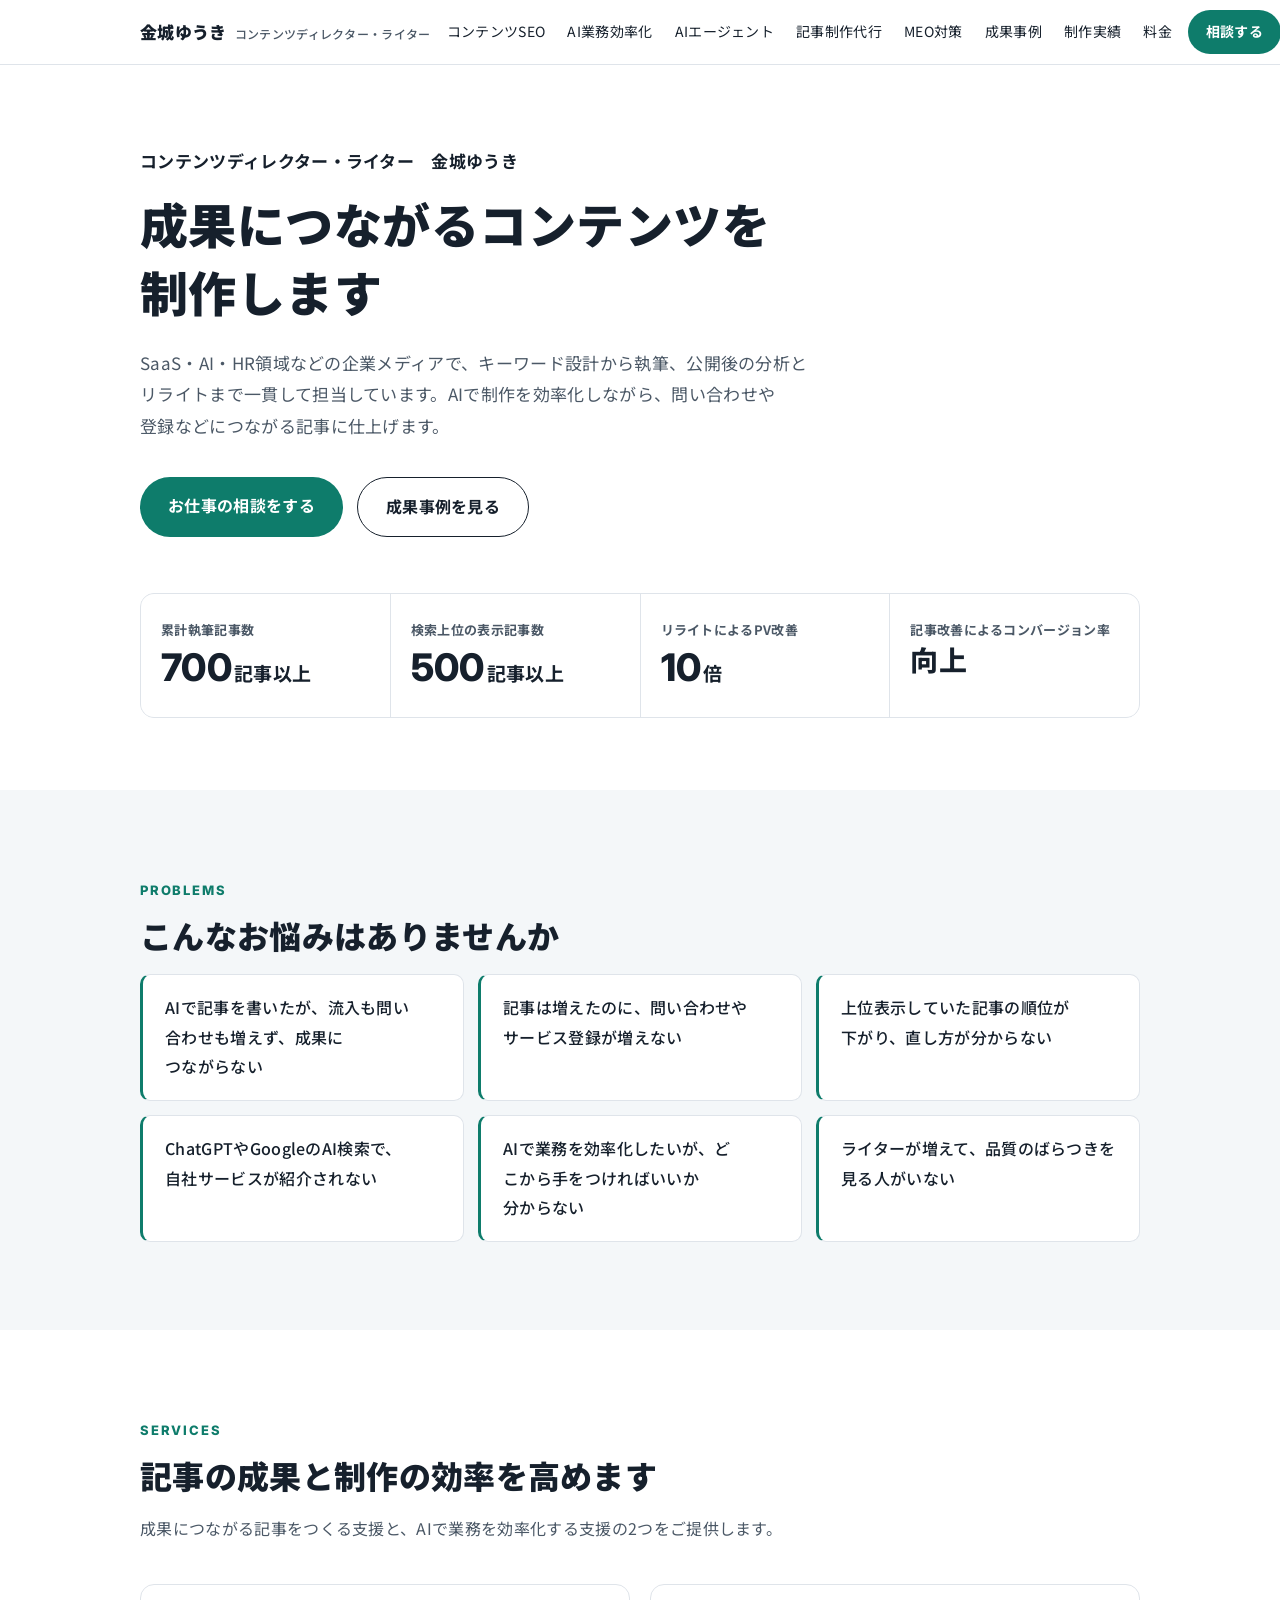
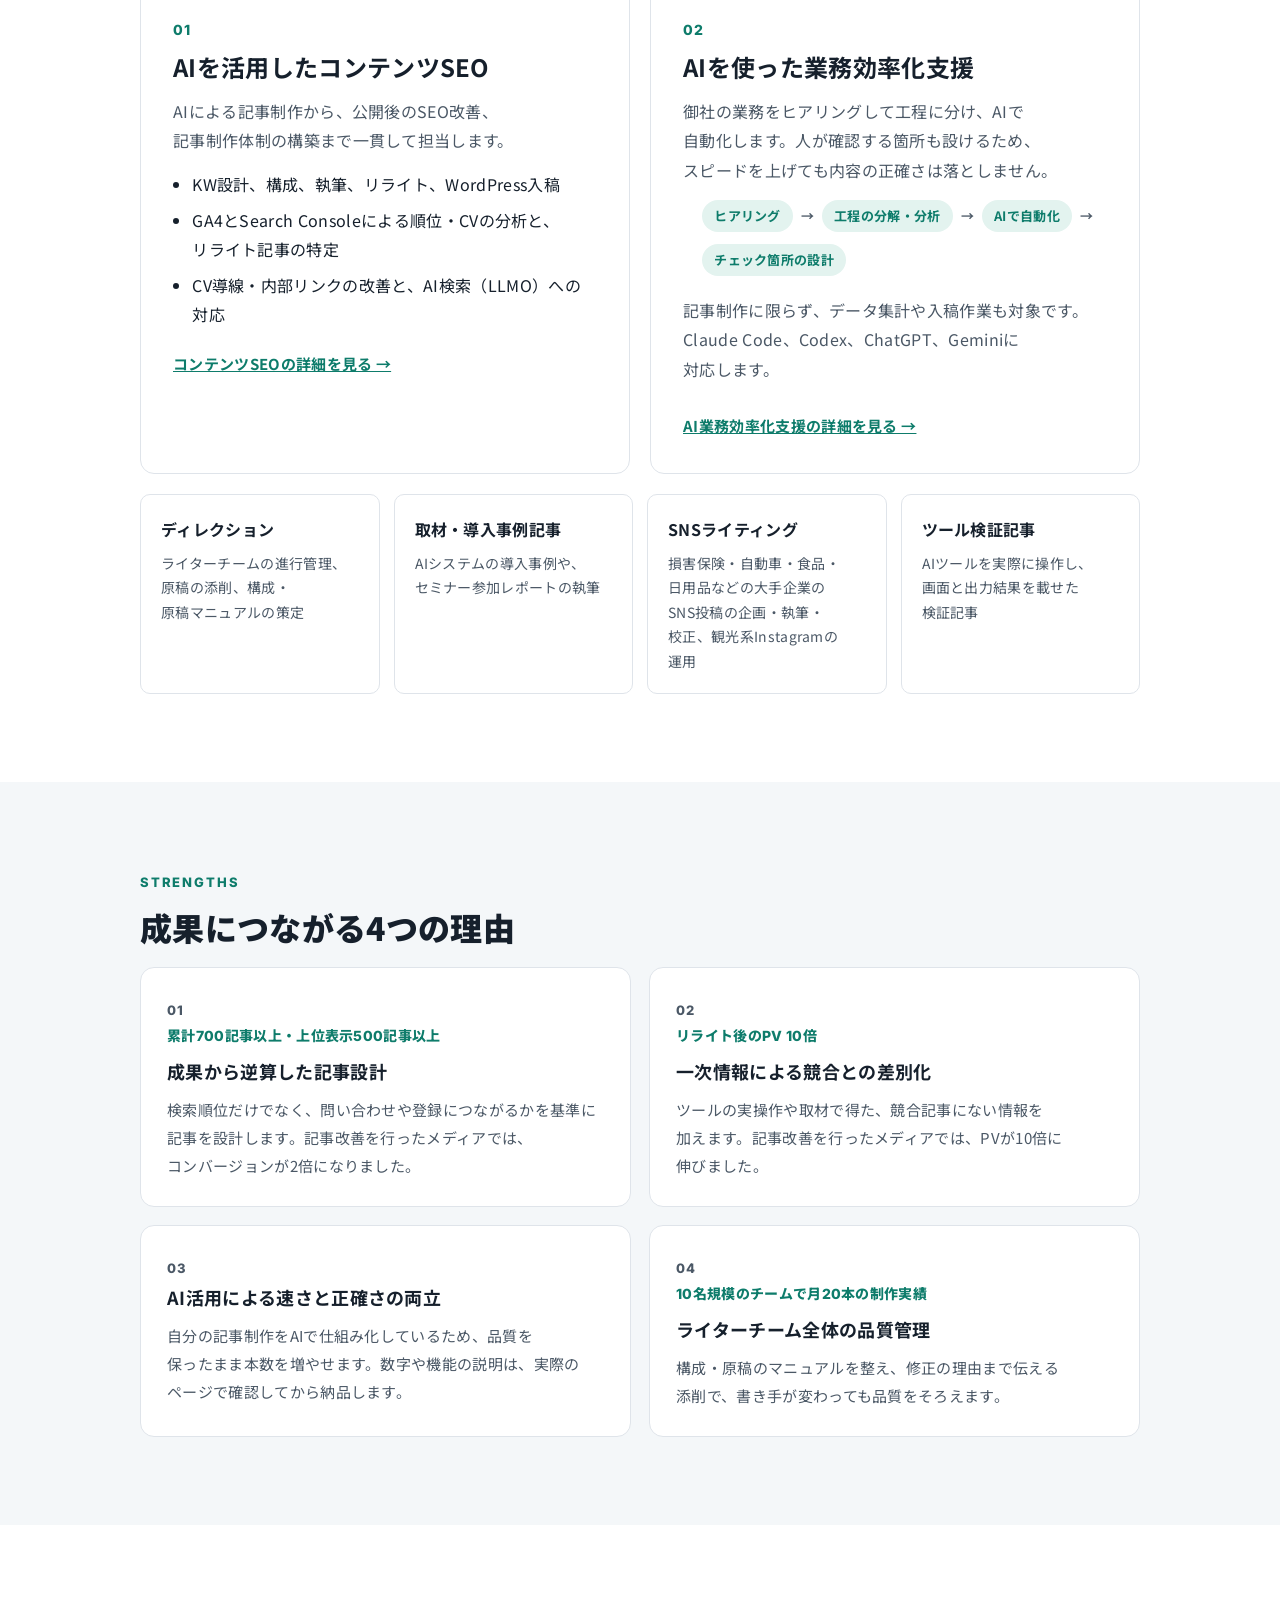
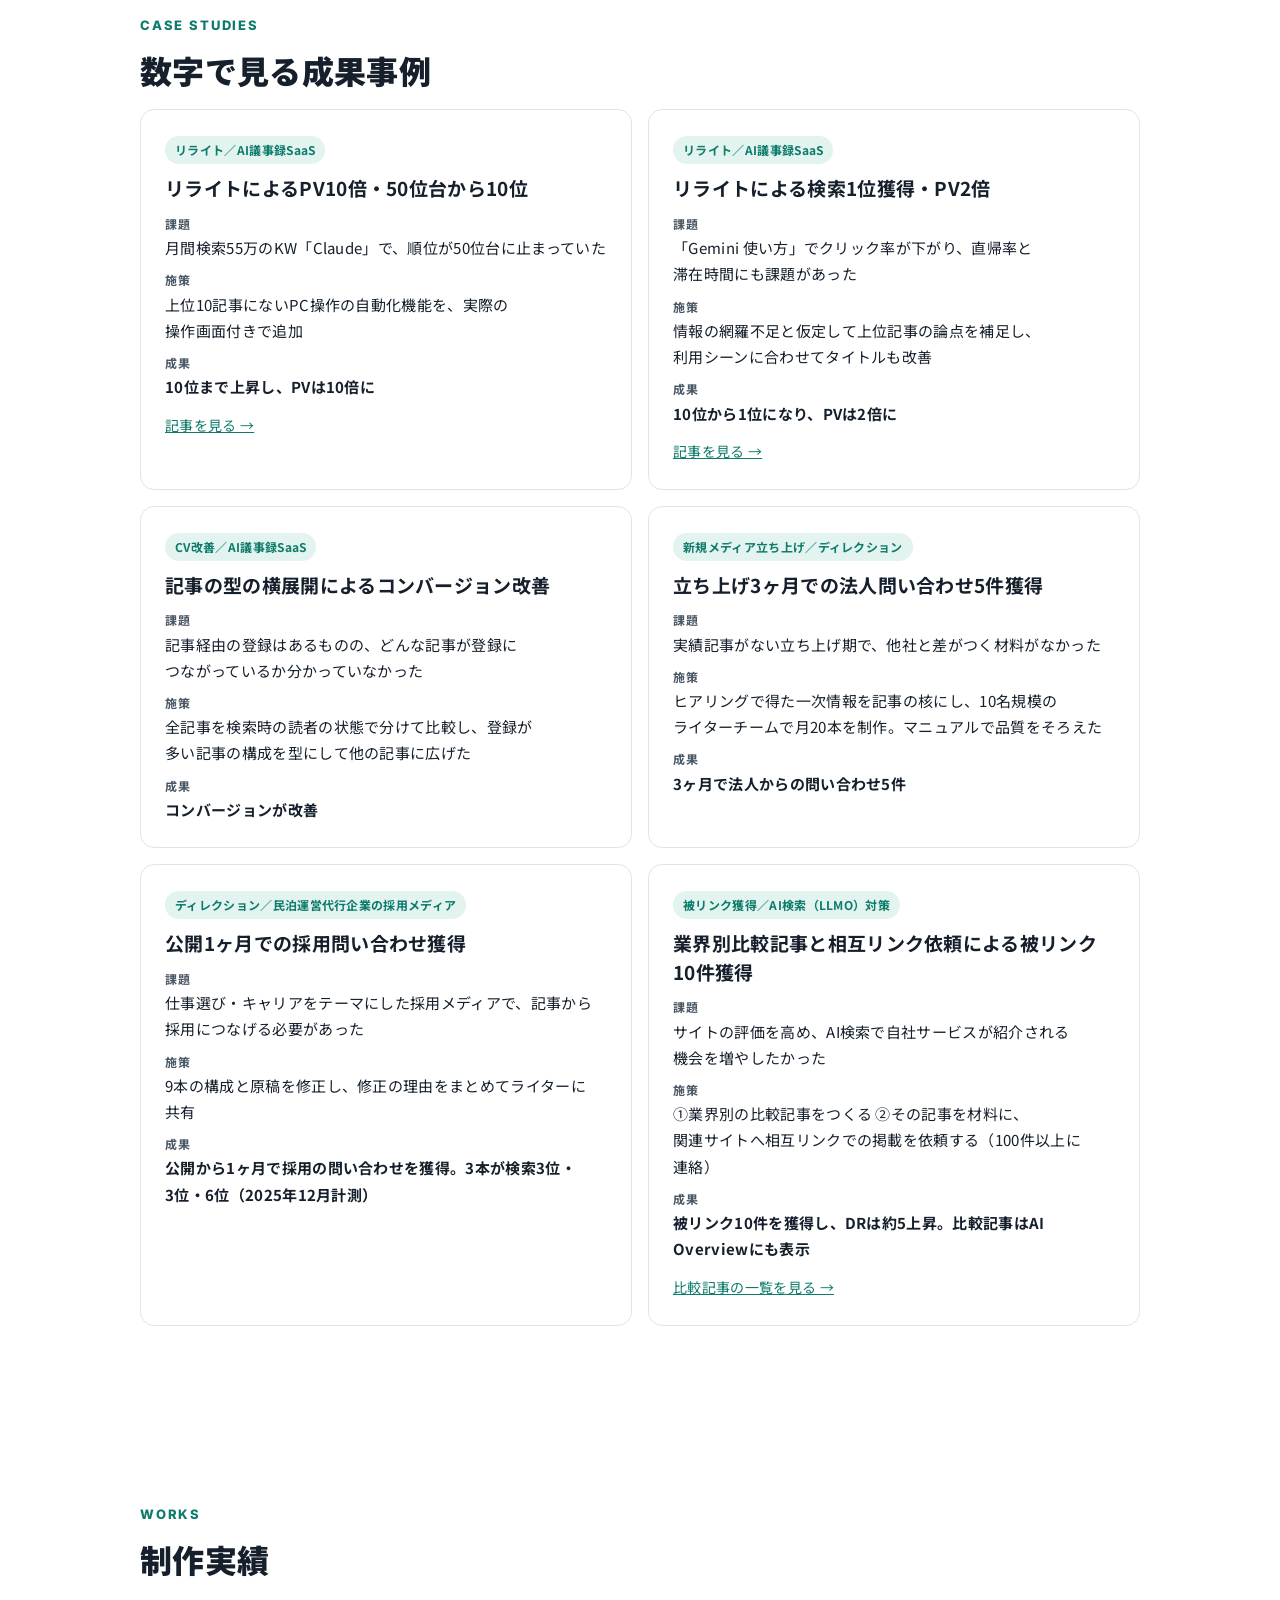
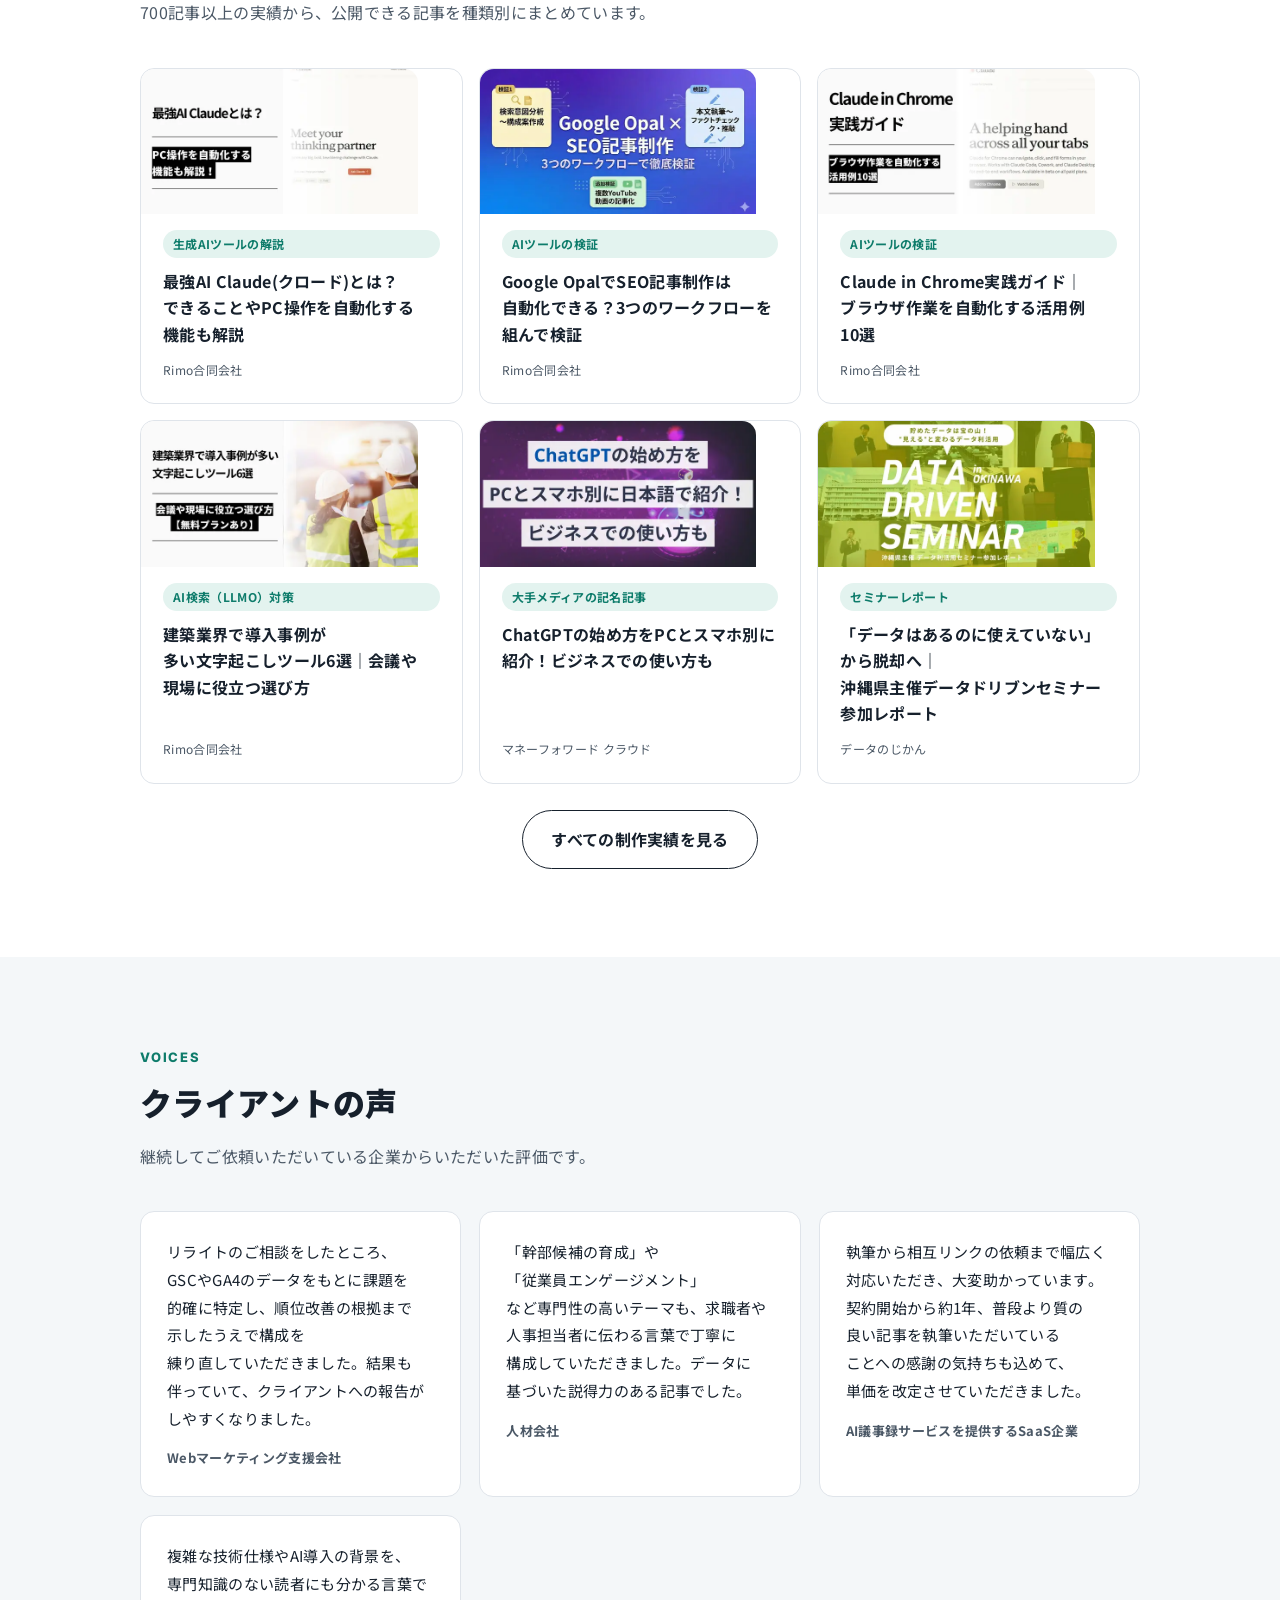
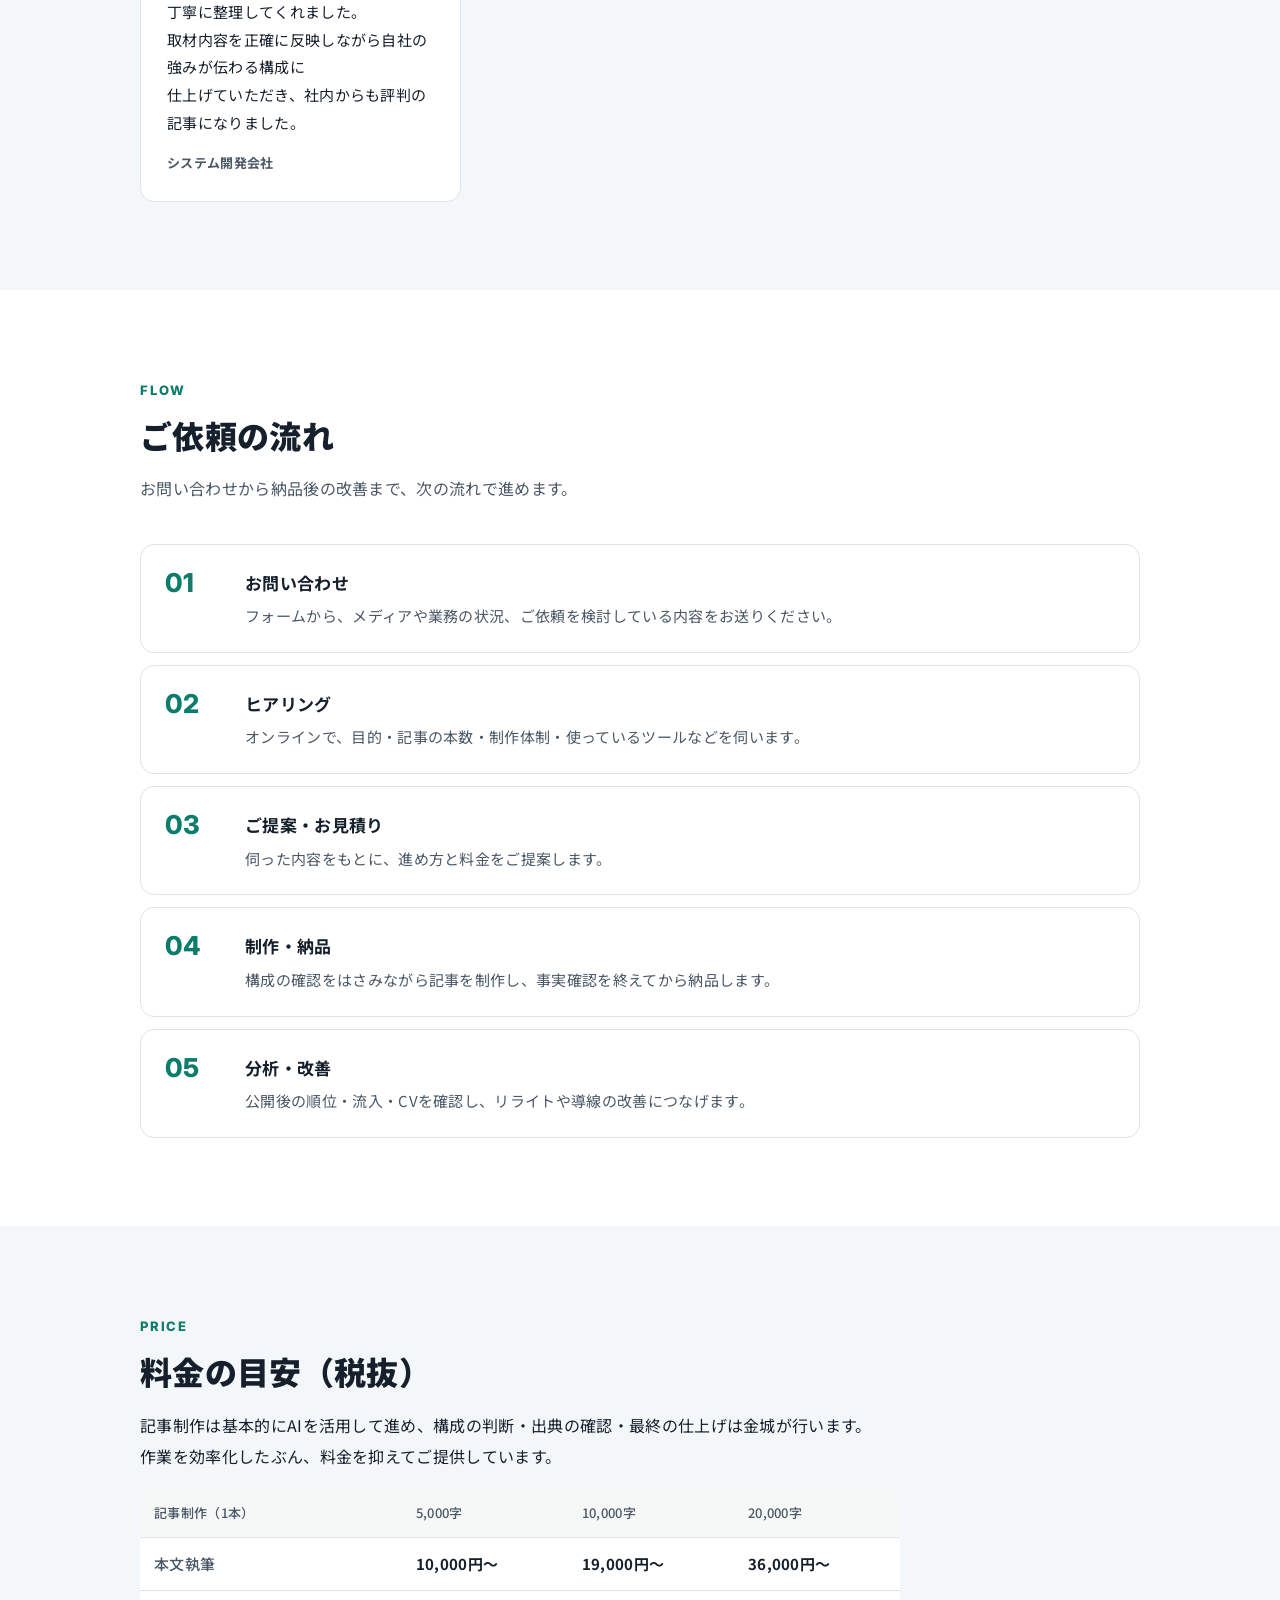
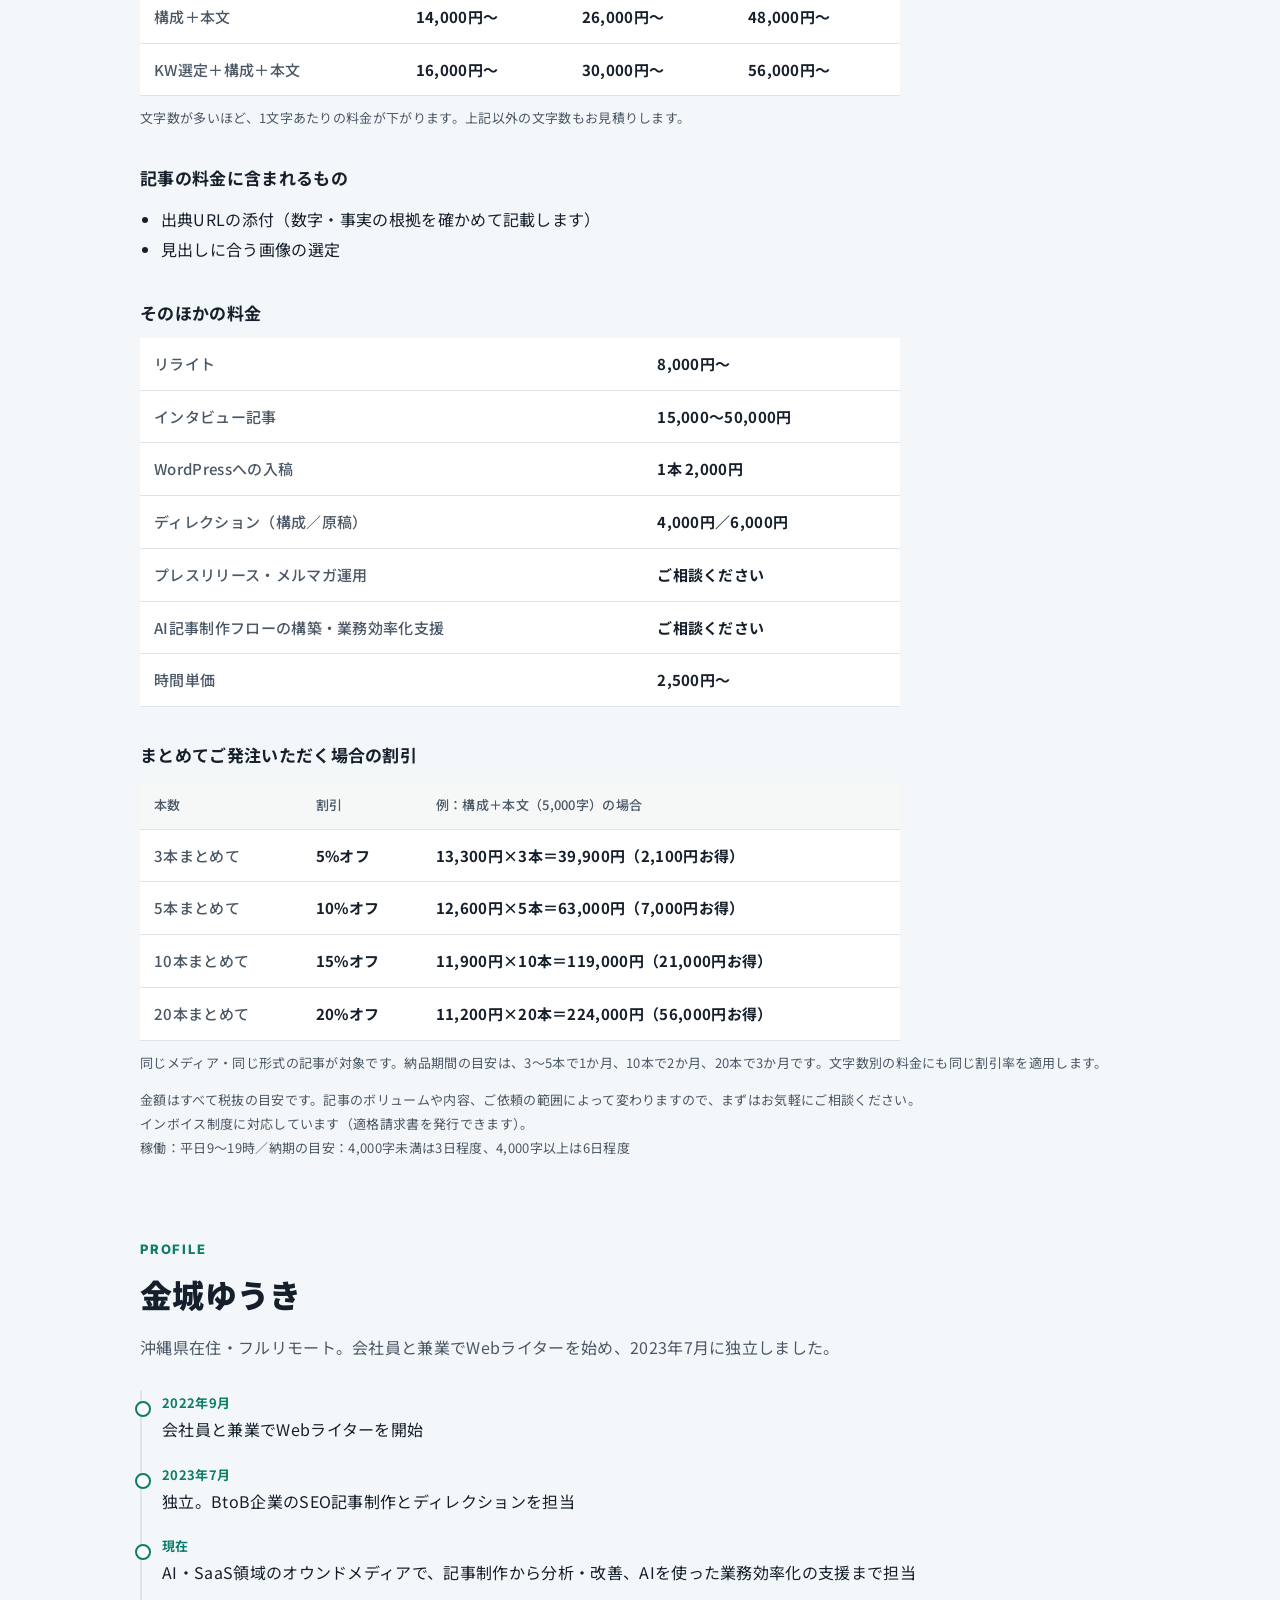
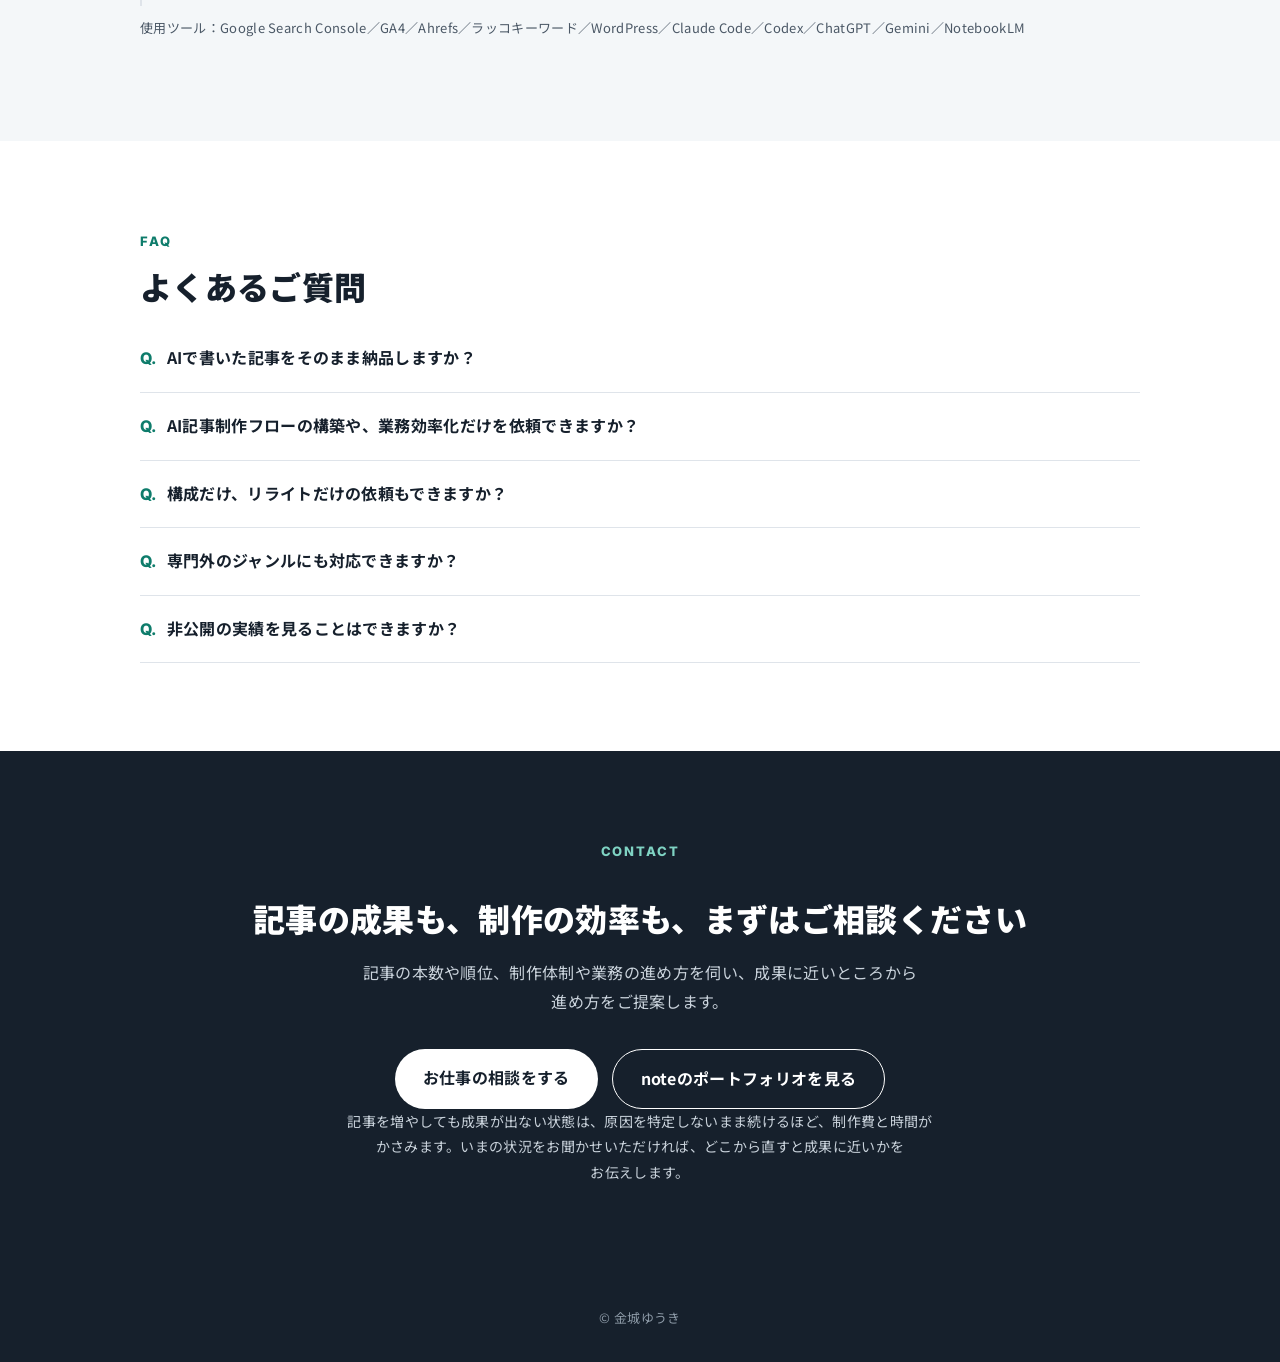
<file: index.html>
<!doctype html>
<html lang="ja">
<head>
<meta charset="utf-8">
<meta name="viewport" content="width=device-width, initial-scale=1">
<title>金城ゆうき｜BtoBオウンドメディアのコンテンツディレクター・ライター</title>
<meta name="description" content="成果につながるコンテンツを制作します。SaaS・AI・HR領域などのBtoBオウンドメディアで、記事制作・コンテンツSEOと、AIを使った業務効率化支援に対応するコンテンツディレクター・ライター金城ゆうきのポートフォリオです。">
<meta name="theme-color" content="#16202c">
<link rel="icon" href="data:image/svg+xml,%3Csvg xmlns=%22http://www.w3.org/2000/svg%22 viewBox=%220 0 64 64%22%3E%3Crect width=%2264%22 height=%2264%22 rx=%2214%22 fill=%22%2316202c%22/%3E%3Ctext x=%2232%22 y=%2243%22 font-size=%2230%22 font-family=%22sans-serif%22 font-weight=%22700%22 text-anchor=%22middle%22 fill=%22%23ffffff%22%3EYK%3C/text%3E%3C/svg%3E">
<link rel="preconnect" href="https://fonts.googleapis.com">
<link rel="preconnect" href="https://fonts.gstatic.com" crossorigin>
<link href="https://fonts.googleapis.com/css2?family=Noto+Sans+JP:wght@400;500;700;900&family=Inter:wght@600;800&display=swap" rel="stylesheet">
<!-- seo:start -->
<link rel="canonical" href="https://yukinjou0127-spec.github.io/">
<meta property="og:type" content="website">
<meta property="og:site_name" content="金城ゆうき｜コンテンツディレクター・ライター">
<meta property="og:locale" content="ja_JP">
<meta property="og:url" content="https://yukinjou0127-spec.github.io/">
<meta property="og:title" content="金城ゆうき｜BtoBオウンドメディアのコンテンツディレクター・ライター">
<meta property="og:description" content="成果につながるコンテンツを制作します。SaaS・AI・HR領域などのBtoBオウンドメディアで、記事制作・コンテンツSEOと、AIを使った業務効率化支援に対応するコンテンツディレクター・ライター金城ゆうきのポートフォリオです。">
<meta name="twitter:card" content="summary">
<script type="application/ld+json">
{
 "@context": "https://schema.org",
 "@graph": [
  {
   "@type": "Person",
   "@id": "https://yukinjou0127-spec.github.io/#person",
   "name": "金城ゆうき",
   "jobTitle": "コンテンツディレクター・Webライター",
   "description": "SaaS・AI・HR領域などのBtoBオウンドメディアで、キーワード設計・構成・執筆・リライト・ディレクションを担当。AIを活用した記事制作と業務効率化を支援。",
   "address": {
    "@type": "PostalAddress",
    "addressRegion": "沖縄県",
    "addressCountry": "JP"
   },
   "url": "https://yukinjou0127-spec.github.io/",
   "knowsAbout": [
    "SEO",
    "LLMO",
    "コンテンツマーケティング",
    "オウンドメディア",
    "記事制作",
    "リライト",
    "AIによる業務効率化"
   ],
   "sameAs": [
    "https://note.com/rosy_daisy6069",
    "https://x.com/youcantellme013"
   ]
  },
  {
   "@type": "ProfessionalService",
   "@id": "https://yukinjou0127-spec.github.io/#service",
   "name": "金城ゆうき（記事制作・コンテンツSEO・AI業務効率化）",
   "url": "https://yukinjou0127-spec.github.io/",
   "founder": {
    "@id": "https://yukinjou0127-spec.github.io/#person"
   },
   "areaServed": [
    {
     "@type": "Country",
     "name": "日本"
    },
    {
     "@type": "AdministrativeArea",
     "name": "沖縄県"
    }
   ],
   "hasOfferCatalog": {
    "@type": "OfferCatalog",
    "name": "料金の目安（税抜）",
    "itemListElement": [
     {
      "@type": "Offer",
      "name": "本文執筆（5,000字）",
      "priceCurrency": "JPY",
      "priceSpecification": {
       "@type": "UnitPriceSpecification",
       "priceCurrency": "JPY",
       "valueAddedTaxIncluded": false,
       "minPrice": "10000"
      }
     },
     {
      "@type": "Offer",
      "name": "構成＋本文（5,000字）",
      "priceCurrency": "JPY",
      "priceSpecification": {
       "@type": "UnitPriceSpecification",
       "priceCurrency": "JPY",
       "valueAddedTaxIncluded": false,
       "minPrice": "14000"
      }
     },
     {
      "@type": "Offer",
      "name": "KW選定＋構成＋本文（5,000字）",
      "priceCurrency": "JPY",
      "priceSpecification": {
       "@type": "UnitPriceSpecification",
       "priceCurrency": "JPY",
       "valueAddedTaxIncluded": false,
       "minPrice": "16000"
      }
     },
     {
      "@type": "Offer",
      "name": "リライト",
      "priceCurrency": "JPY",
      "priceSpecification": {
       "@type": "UnitPriceSpecification",
       "priceCurrency": "JPY",
       "valueAddedTaxIncluded": false,
       "minPrice": "8000"
      }
     },
     {
      "@type": "Offer",
      "name": "WordPressへの入稿（1本）",
      "priceCurrency": "JPY",
      "priceSpecification": {
       "@type": "UnitPriceSpecification",
       "priceCurrency": "JPY",
       "valueAddedTaxIncluded": false,
       "price": "2000"
      },
      "price": "2000"
     },
     {
      "@type": "Offer",
      "name": "時間単価",
      "priceCurrency": "JPY",
      "priceSpecification": {
       "@type": "UnitPriceSpecification",
       "priceCurrency": "JPY",
       "valueAddedTaxIncluded": false,
       "minPrice": "2500"
      }
     }
    ]
   }
  },
  {
   "@type": "FAQPage",
   "mainEntity": [
    {
     "@type": "Question",
     "name": "AIで書いた記事をそのまま納品しますか？",
     "acceptedAnswer": {
      "@type": "Answer",
      "text": "しません。AIは調査や下書きの工程で使い、構成の判断と最終的な文章は自分で仕上げます。数字や機能の説明は、実際のページで出典を確かめてから納品します。"
     }
    },
    {
     "@type": "Question",
     "name": "AI記事制作フローの構築や、業務効率化だけを依頼できますか？",
     "acceptedAnswer": {
      "@type": "Answer",
      "text": "できます。いまの業務の進め方と使っているツールをお聞きし、工程の分解から、AIでの自動化、人が確認する箇所の設計まで対応します。"
     }
    },
    {
     "@type": "Question",
     "name": "構成だけ、リライトだけの依頼もできますか？",
     "acceptedAnswer": {
      "@type": "Answer",
      "text": "できます。構成作成、既存記事のリライト、ディレクションのみなど、工程単位でご依頼いただけます。"
     }
    },
    {
     "@type": "Question",
     "name": "専門外のジャンルにも対応できますか？",
     "acceptedAnswer": {
      "@type": "Answer",
      "text": "AI・SaaS・業務効率化・HRが中心です。それ以外のジャンルでも、ヒアリングや資料のご提供、ツールの実操作で一次情報を集めて対応します。"
     }
    },
    {
     "@type": "Question",
     "name": "非公開の実績を見ることはできますか？",
     "acceptedAnswer": {
      "@type": "Answer",
      "text": "クライアントの許可を得ている範囲で、ご相談時に個別に共有します。"
     }
    }
   ]
  }
 ]
}
</script>
<!-- seo:end -->
<link rel="stylesheet" href="style.css">
</head>
<body>

<header>
  <div class="wrap">
    <a class="logo" href="index.html">金城ゆうき<span>コンテンツディレクター・ライター</span></a>
    <nav>
      <a href="content-seo.html">コンテンツSEO</a>
      <a href="ai-efficiency.html">AI業務効率化</a>
      <a href="ai-agent.html">AIエージェント</a>
      <a href="ai-writing.html">記事制作代行</a>
      <a href="meo.html">MEO対策</a>
      <a href="#cases">成果事例</a>
      <a class="m" href="works.html">制作実績</a>
      <a href="#price">料金</a>
    </nav>
    <a class="btn small" href="contact.html">相談する</a>
  </div>
</header>

<main id="top">

<section class="hero">
  <div class="wrap">
    <div class="hero-grid" style="grid-template-columns:1fr">
    <div class="hero-copy">
    <p class="catch-sub">コンテンツディレクター・ライター　金城ゆうき</p>
    <h1><span class="ib">成果につながる</span><span class="ib">コンテンツを</span><br><span class="ib">制作します</span></h1>
    <p class="desc">SaaS・AI・HR領域などの企業メディアで、キーワード設計から執筆、公開後の分析とリライトまで一貫して担当しています。AIで制作を効率化しながら、問い合わせや登録などにつながる記事に仕上げます。</p>
    <div class="cta-row">
      <a class="btn" href="contact.html">お仕事の相談をする</a>
      <a class="btn ghost" href="#cases">成果事例を見る</a>
    </div>
    </div>
    </div>
    <div class="stats">
      <div class="stat"><div class="label">累計執筆記事数</div><div class="num">700<small>記事以上</small></div></div>
      <div class="stat"><div class="label">検索上位の表示記事数</div><div class="num">500<small>記事以上</small></div></div>
      <div class="stat"><div class="label">リライトによるPV改善</div><div class="num">10<small>倍</small></div></div>
      <div class="stat"><div class="label">記事改善によるコンバージョン率</div><div class="num txt">向上</div></div>
    </div>
  </div>
</section>

<section class="soft">
  <div class="wrap">
    <p class="eyebrow">Problems</p>
    <h2>こんなお悩みはありませんか</h2>
    <div class="problems">
      <div class="problem"><p>AIで記事を書いたが、流入も問い合わせも増えず、成果につながらない</p></div>
      <div class="problem"><p>記事は増えたのに、問い合わせやサービス登録が増えない</p></div>
      <div class="problem"><p>上位表示していた記事の順位が下がり、直し方が分からない</p></div>
      <div class="problem"><p>ChatGPTやGoogleのAI検索で、自社サービスが紹介されない</p></div>
      <div class="problem"><p>AIで業務を効率化したいが、どこから手をつければいいか分からない</p></div>
      <div class="problem"><p>ライターが増えて、品質のばらつきを見る人がいない</p></div>
    </div>
  </div>
</section>

<section id="services">
  <div class="wrap">
    <p class="eyebrow">Services</p>
    <h2>記事の成果と制作の効率を高めます</h2>
    <p class="lead">成果につながる記事をつくる支援と、AIで業務を効率化する支援の2つをご提供します。</p>
    <div class="pillars">
      <div class="pillar">
        <div class="no">01</div>
        <h3>AIを活用したコンテンツSEO</h3>
        <p>AIによる記事制作から、公開後のSEO改善、記事制作体制の構築まで一貫して担当します。</p>
        <ul>
          <li>KW設計、構成、執筆、リライト、WordPress入稿</li>
          <li>GA4とSearch Consoleによる順位・CVの分析と、リライト記事の特定</li>
          <li>CV導線・内部リンクの改善と、AI検索（LLMO）への対応</li>
        </ul>
        <a class="more-link" href="content-seo.html">コンテンツSEOの詳細を見る →</a>
      </div>
      <div class="pillar">
        <div class="no">02</div>
        <h3>AIを使った業務効率化支援</h3>
        <p>御社の業務をヒアリングして工程に分け、AIで自動化します。人が確認する箇所も設けるため、スピードを上げても内容の正確さは落としません。</p>
        <ul class="mini-steps" aria-label="支援の流れ">
          <li>ヒアリング</li><li class="arrow">→</li><li>工程の分解・分析</li><li class="arrow">→</li><li>AIで自動化</li><li class="arrow">→</li><li>チェック箇所の設計</li>
        </ul>
        <p style="margin-top:14px">記事制作に限らず、データ集計や入稿作業も対象です。Claude Code、Codex、ChatGPT、Geminiに対応します。</p>
        <a class="more-link" href="ai-efficiency.html">AI業務効率化支援の詳細を見る →</a>
      </div>
    </div>
    <div class="subservices">
      <div class="subservice"><h4>ディレクション</h4><p>ライターチームの進行管理、原稿の添削、構成・原稿マニュアルの策定</p></div>
      <div class="subservice"><h4>取材・導入事例記事</h4><p>AIシステムの導入事例や、セミナー参加レポートの執筆</p></div>
      <div class="subservice"><h4>SNSライティング</h4><p>損害保険・自動車・食品・日用品などの大手企業のSNS投稿の企画・執筆・校正、観光系Instagramの運用</p></div>
      <div class="subservice"><h4>ツール検証記事</h4><p>AIツールを実際に操作し、画面と出力結果を載せた検証記事</p></div>
    </div>
  </div>
</section>

<section class="soft">
  <div class="wrap">
    <p class="eyebrow">Strengths</p>
    <h2>成果につながる4つの理由</h2>
    <div class="reasons">
      <div class="reason"><span class="idx">01</span><span class="num-line">累計700記事以上・上位表示500記事以上</span><h3>成果から逆算した記事設計</h3><p>検索順位だけでなく、問い合わせや登録につながるかを基準に記事を設計します。記事改善を行ったメディアでは、コンバージョンが2倍になりました。</p></div>
      <div class="reason"><span class="idx">02</span><span class="num-line">リライト後のPV 10倍</span><h3>一次情報による競合との差別化</h3><p>ツールの実操作や取材で得た、競合記事にない情報を加えます。記事改善を行ったメディアでは、PVが10倍に伸びました。</p></div>
      <div class="reason"><span class="idx">03</span><h3>AI活用による速さと正確さの両立</h3><p>自分の記事制作をAIで仕組み化しているため、品質を保ったまま本数を増やせます。数字や機能の説明は、実際のページで確認してから納品します。</p></div>
      <div class="reason"><span class="idx">04</span><span class="num-line">10名規模のチームで月20本の制作実績</span><h3>ライターチーム全体の品質管理</h3><p>構成・原稿のマニュアルを整え、修正の理由まで伝える添削で、書き手が変わっても品質をそろえます。</p></div>
    </div>
  </div>
</section>

<section id="cases">
  <div class="wrap">
    <p class="eyebrow">Case Studies</p>
    <h2>数字で見る成果事例</h2>
    <div class="case-grid">
      <article class="case-card">
        <span class="tag">リライト／AI議事録SaaS</span>
        <h3>リライトによるPV10倍・50位台から10位</h3>
        <dl>
          <div><dt>課題</dt><dd>月間検索55万のKW「Claude」で、順位が50位台に止まっていた</dd></div>
          <div><dt>施策</dt><dd>上位10記事にないPC操作の自動化機能を、実際の操作画面付きで追加</dd></div>
          <div><dt>成果</dt><dd class="result">10位まで上昇し、PVは10倍に</dd></div>
        </dl>
        <p class="link"><a href="https://rimo.app/blogs/claude" target="_blank" rel="noopener">記事を見る →</a></p>
      </article>
      <article class="case-card">
        <span class="tag">リライト／AI議事録SaaS</span>
        <h3>リライトによる検索1位獲得・PV2倍</h3>
        <dl>
          <div><dt>課題</dt><dd>「Gemini 使い方」でクリック率が下がり、直帰率と滞在時間にも課題があった</dd></div>
          <div><dt>施策</dt><dd>情報の網羅不足と仮定して上位記事の論点を補足し、利用シーンに合わせてタイトルも改善</dd></div>
          <div><dt>成果</dt><dd class="result">10位から1位になり、PVは2倍に</dd></div>
        </dl>
        <p class="link"><a href="https://rimo.app/blogs/how-to-use-gemini" target="_blank" rel="noopener">記事を見る →</a></p>
      </article>
      <article class="case-card">
        <span class="tag">CV改善／AI議事録SaaS</span>
        <h3>記事の型の横展開によるコンバージョン改善</h3>
        <dl>
          <div><dt>課題</dt><dd>記事経由の登録はあるものの、どんな記事が登録につながっているか分かっていなかった</dd></div>
          <div><dt>施策</dt><dd>全記事を検索時の読者の状態で分けて比較し、登録が多い記事の構成を型にして他の記事に広げた</dd></div>
          <div><dt>成果</dt><dd class="result">コンバージョンが改善</dd></div>
        </dl>
      </article>
      <article class="case-card">
        <span class="tag">新規メディア立ち上げ／ディレクション</span>
        <h3>立ち上げ3ヶ月での法人問い合わせ5件獲得</h3>
        <dl>
          <div><dt>課題</dt><dd>実績記事がない立ち上げ期で、他社と差がつく材料がなかった</dd></div>
          <div><dt>施策</dt><dd>ヒアリングで得た一次情報を記事の核にし、10名規模のライターチームで月20本を制作。マニュアルで品質をそろえた</dd></div>
          <div><dt>成果</dt><dd class="result">3ヶ月で法人からの問い合わせ5件</dd></div>
        </dl>
      </article>
      <article class="case-card">
        <span class="tag">ディレクション／民泊運営代行企業の採用メディア</span>
        <h3>公開1ヶ月での採用問い合わせ獲得</h3>
        <dl>
          <div><dt>課題</dt><dd>仕事選び・キャリアをテーマにした採用メディアで、記事から採用につなげる必要があった</dd></div>
          <div><dt>施策</dt><dd>9本の構成と原稿を修正し、修正の理由をまとめてライターに共有</dd></div>
          <div><dt>成果</dt><dd class="result">公開から1ヶ月で採用の問い合わせを獲得。3本が検索3位・3位・6位（2025年12月計測）</dd></div>
        </dl>
      </article>
      <article class="case-card">
        <span class="tag">被リンク獲得／AI検索（LLMO）対策</span>
        <h3>業界別比較記事と相互リンク依頼による被リンク10件獲得</h3>
        <dl>
          <div><dt>課題</dt><dd>サイトの評価を高め、AI検索で自社サービスが紹介される機会を増やしたかった</dd></div>
          <div><dt>施策</dt><dd>①業界別の比較記事をつくる ②その記事を材料に、関連サイトへ相互リンクでの掲載を依頼する（100件以上に連絡）</dd></div>
          <div><dt>成果</dt><dd class="result">被リンク10件を獲得し、DRは約5上昇。比較記事はAI Overviewにも表示</dd></div>
        </dl>
        <p class="link"><a href="works.html#llmo">比較記事の一覧を見る →</a></p>
      </article>
    </div>
  </div>
</section>

<section id="works">
  <div class="wrap">
    <p class="eyebrow">Works</p>
    <h2>制作実績</h2>
    <p class="lead">700記事以上の実績から、公開できる記事を種類別にまとめています。</p>
    <div class="work-cards">
      <a class="work-card" href="https://rimo.app/blogs/claude" target="_blank" rel="noopener"><img class="card-img" src="assets/works/claude.webp" alt="" width="640" height="336" loading="lazy" decoding="async"><span class="tag">生成AIツールの解説</span><p class="title">最強AI Claude(クロード)とは？できることやPC操作を自動化する機能も解説</p><span class="media">Rimo合同会社</span></a>
      <a class="work-card" href="https://rimo.app/blogs/google-opal-review" target="_blank" rel="noopener"><img class="card-img" src="assets/works/google-opal-review.webp" alt="" width="640" height="336" loading="lazy" decoding="async"><span class="tag">AIツールの検証</span><p class="title">Google OpalでSEO記事制作は自動化できる？3つのワークフローを組んで検証</p><span class="media">Rimo合同会社</span></a>
      <a class="work-card" href="https://rimo.app/blogs/claude-in-chrome" target="_blank" rel="noopener"><img class="card-img" src="assets/works/claude-in-chrome.webp" alt="" width="640" height="336" loading="lazy" decoding="async"><span class="tag">AIツールの検証</span><p class="title">Claude in Chrome実践ガイド｜ブラウザ作業を自動化する活用例10選</p><span class="media">Rimo合同会社</span></a>
      <a class="work-card" href="https://rimo.app/blogs/architecture-transcription" target="_blank" rel="noopener"><img class="card-img" src="assets/works/architecture-transcription.webp" alt="" width="640" height="336" loading="lazy" decoding="async"><span class="tag">AI検索（LLMO）対策</span><p class="title">建築業界で導入事例が多い文字起こしツール6選｜会議や現場に役立つ選び方</p><span class="media">Rimo合同会社</span></a>
      <a class="work-card" href="https://biz.moneyforward.com/work-efficiency/basic/1860/" target="_blank" rel="noopener"><img class="card-img" src="assets/works/mf-chatgpt-start.webp" alt="" width="640" height="336" loading="lazy" decoding="async"><span class="tag">大手メディアの記名記事</span><p class="title">ChatGPTの始め方をPCとスマホ別に紹介！ビジネスでの使い方も</p><span class="media">マネーフォワード クラウド</span></a>
      <a class="work-card" href="https://data.wingarc.com/okinawa-data-driven-seminar-2026-89863" target="_blank" rel="noopener"><img class="card-img" src="assets/works/wingarc-seminar-2026.webp" alt="" width="640" height="336" loading="lazy" decoding="async"><span class="tag">セミナーレポート</span><p class="title">「データはあるのに使えていない」から脱却へ｜沖縄県主催データドリブンセミナー参加レポート</p><span class="media">データのじかん</span></a>
    </div>
    <div class="more"><a class="btn ghost" href="works.html">すべての制作実績を見る</a></div>
  </div>
</section>

<section class="soft">
  <div class="wrap">
    <p class="eyebrow">Voices</p>
    <h2>クライアントの声</h2>
    <p class="lead">継続してご依頼いただいている企業からいただいた評価です。</p>
    <div class="voices">
      <figure class="voice">
        <blockquote>リライトのご相談をしたところ、GSCやGA4のデータをもとに課題を的確に特定し、順位改善の根拠まで示したうえで構成を練り直していただきました。結果も伴っていて、クライアントへの報告がしやすくなりました。</blockquote>
        <figcaption>Webマーケティング支援会社</figcaption>
      </figure>
      <figure class="voice">
        <blockquote>「幹部候補の育成」や「従業員エンゲージメント」など専門性の高いテーマも、求職者や人事担当者に伝わる言葉で丁寧に構成していただきました。データに基づいた説得力のある記事でした。</blockquote>
        <figcaption>人材会社</figcaption>
      </figure>
      <figure class="voice">
        <blockquote>執筆から相互リンクの依頼まで幅広く対応いただき、大変助かっています。契約開始から約1年、普段より質の良い記事を執筆いただいていることへの感謝の気持ちも込めて、単価を改定させていただきました。</blockquote>
        <figcaption>AI議事録サービスを提供するSaaS企業</figcaption>
      </figure>
      <figure class="voice">
        <blockquote>複雑な技術仕様やAI導入の背景を、専門知識のない読者にも分かる言葉で丁寧に整理してくれました。取材内容を正確に反映しながら自社の強みが伝わる構成に仕上げていただき、社内からも評判の記事になりました。</blockquote>
        <figcaption>システム開発会社</figcaption>
      </figure>
    </div>
  </div>
</section>

<section>
  <div class="wrap">
    <p class="eyebrow">Flow</p>
    <h2>ご依頼の流れ</h2>
    <p class="lead">お問い合わせから納品後の改善まで、次の流れで進めます。</p>
    <ol class="process">
      <li><span class="no">01</span><div><h3>お問い合わせ</h3><p>フォームから、メディアや業務の状況、ご依頼を検討している内容をお送りください。</p></div></li>
      <li><span class="no">02</span><div><h3>ヒアリング</h3><p>オンラインで、目的・記事の本数・制作体制・使っているツールなどを伺います。</p></div></li>
      <li><span class="no">03</span><div><h3>ご提案・お見積り</h3><p>伺った内容をもとに、進め方と料金をご提案します。</p></div></li>
      <li><span class="no">04</span><div><h3>制作・納品</h3><p>構成の確認をはさみながら記事を制作し、事実確認を終えてから納品します。</p></div></li>
      <li><span class="no">05</span><div><h3>分析・改善</h3><p>公開後の順位・流入・CVを確認し、リライトや導線の改善につなげます。</p></div></li>
    </ol>
  </div>
</section>

<section id="price" class="soft">
  <div class="wrap stack">
    <div>
      <p class="eyebrow">Price</p>
      <h2>料金の目安（税抜）</h2>
      <p class="price-lead">記事制作は基本的にAIを活用して進め、構成の判断・出典の確認・最終の仕上げは金城が行います。作業を効率化したぶん、料金を抑えてご提供しています。</p>
    <div class="table-wrap price-table">
      <table class="price-len">
        <tr><th>記事制作（1本）</th><th>5,000字</th><th>10,000字</th><th>20,000字</th></tr>
        <tr><th>本文執筆</th><td>10,000円〜</td><td>19,000円〜</td><td>36,000円〜</td></tr>
        <tr><th>構成＋本文</th><td>14,000円〜</td><td>26,000円〜</td><td>48,000円〜</td></tr>
        <tr><th>KW選定＋構成＋本文</th><td>16,000円〜</td><td>30,000円〜</td><td>56,000円〜</td></tr>
      </table>
    </div>
    <p class="note">文字数が多いほど、1文字あたりの料金が下がります。上記以外の文字数もお見積りします。</p>
    <h3 class="price-sub">記事の料金に含まれるもの</h3>
    <ul class="price-incl">
      <li>出典URLの添付（数字・事実の根拠を確かめて記載します）</li>
      <li>見出しに合う画像の選定</li>
    </ul>
    <h3 class="price-sub">そのほかの料金</h3>
    <div class="table-wrap price-table">
      <table>
        <tr><th>リライト</th><td>8,000円〜</td></tr>
        <tr><th>インタビュー記事</th><td>15,000〜50,000円</td></tr>
        <tr><th>WordPressへの入稿</th><td>1本 2,000円</td></tr>
        <tr><th>ディレクション（構成／原稿）</th><td>4,000円／6,000円</td></tr>
        <tr><th>プレスリリース・メルマガ運用</th><td>ご相談ください</td></tr>
        <tr><th>AI記事制作フローの構築・業務効率化支援</th><td>ご相談ください</td></tr>
        <tr><th>時間単価</th><td>2,500円〜</td></tr>
      </table>
    </div>
    <h3 class="price-sub">まとめてご発注いただく場合の割引</h3>
    <div class="table-wrap price-table">
      <table class="price-bulk">
        <tr><th>本数</th><th>割引</th><th>例：構成＋本文（5,000字）の場合</th></tr>
        <tr><th>3本まとめて</th><td>5%オフ</td><td>13,300円×3本＝39,900円（2,100円お得）</td></tr>
        <tr><th>5本まとめて</th><td>10%オフ</td><td>12,600円×5本＝63,000円（7,000円お得）</td></tr>
        <tr><th>10本まとめて</th><td>15%オフ</td><td>11,900円×10本＝119,000円（21,000円お得）</td></tr>
        <tr><th>20本まとめて</th><td>20%オフ</td><td>11,200円×20本＝224,000円（56,000円お得）</td></tr>
      </table>
    </div>
    <p class="note">同じメディア・同じ形式の記事が対象です。納品期間の目安は、3〜5本で1か月、10本で2か月、20本で3か月です。文字数別の料金にも同じ割引率を適用します。</p>
    <p class="note">金額はすべて税抜の目安です。記事のボリュームや内容、ご依頼の範囲によって変わりますので、まずはお気軽にご相談ください。<br>インボイス制度に対応しています（適格請求書を発行できます）。<br>稼働：平日9〜19時／納期の目安：4,000字未満は3日程度、4,000字以上は6日程度</p>
    </div>
    <div>
      <p class="eyebrow">Profile</p>
      <h2>金城ゆうき</h2>
      <p class="lead" style="margin-bottom:28px">沖縄県在住・フルリモート。会社員と兼業でWebライターを始め、2023年7月に独立しました。</p>
      <ul class="timeline">
        <li><b>2022年9月</b>会社員と兼業でWebライターを開始</li>
        <li><b>2023年7月</b>独立。BtoB企業のSEO記事制作とディレクションを担当</li>
        <li><b>現在</b>AI・SaaS領域のオウンドメディアで、記事制作から分析・改善、AIを使った業務効率化の支援まで担当</li>
      </ul>
      <p class="note">使用ツール：Google Search Console／GA4／Ahrefs／ラッコキーワード／WordPress／Claude Code／Codex／ChatGPT／Gemini／NotebookLM</p>
    </div>
  </div>
</section>

<section>
  <div class="wrap">
    <p class="eyebrow">FAQ</p>
    <h2>よくあるご質問</h2>
    <details class="faq">
      <summary>AIで書いた記事をそのまま納品しますか？</summary>
      <p>しません。AIは調査や下書きの工程で使い、構成の判断と最終的な文章は自分で仕上げます。数字や機能の説明は、実際のページで出典を確かめてから納品します。</p>
    </details>
    <details class="faq">
      <summary>AI記事制作フローの構築や、業務効率化だけを依頼できますか？</summary>
      <p>できます。いまの業務の進め方と使っているツールをお聞きし、工程の分解から、AIでの自動化、人が確認する箇所の設計まで対応します。</p>
    </details>
    <details class="faq">
      <summary>構成だけ、リライトだけの依頼もできますか？</summary>
      <p>できます。構成作成、既存記事のリライト、ディレクションのみなど、工程単位でご依頼いただけます。</p>
    </details>
    <details class="faq">
      <summary>専門外のジャンルにも対応できますか？</summary>
      <p>AI・SaaS・業務効率化・HRが中心です。それ以外のジャンルでも、ヒアリングや資料のご提供、ツールの実操作で一次情報を集めて対応します。</p>
    </details>
    <details class="faq">
      <summary>非公開の実績を見ることはできますか？</summary>
      <p>クライアントの許可を得ている範囲で、ご相談時に個別に共有します。</p>
    </details>
  </div>
</section>

<section id="contact" class="contact">
  <div class="wrap">
    <p class="eyebrow" style="color:#7fd3c3">Contact</p>
    <h2>記事の成果も、制作の効率も、まずはご相談ください</h2>
    <p>記事の本数や順位、制作体制や業務の進め方を伺い、成果に近いところから進め方をご提案します。</p>
    <div class="cta-row">
      <a class="btn" href="contact.html">お仕事の相談をする</a>
      <a class="btn ghost" href="https://note.com/rosy_daisy6069/n/nfeb34db3b337" target="_blank" rel="noopener">noteのポートフォリオを見る</a>
    </div>
    <p class="ps">記事を増やしても成果が出ない状態は、原因を特定しないまま続けるほど、制作費と時間がかさみます。いまの状況をお聞かせいただければ、どこから直すと成果に近いかをお伝えします。</p>
  </div>
</section>

</main>

<footer>
  <div class="wrap">© 金城ゆうき</div>
</footer>
</body>
</html>
</file>
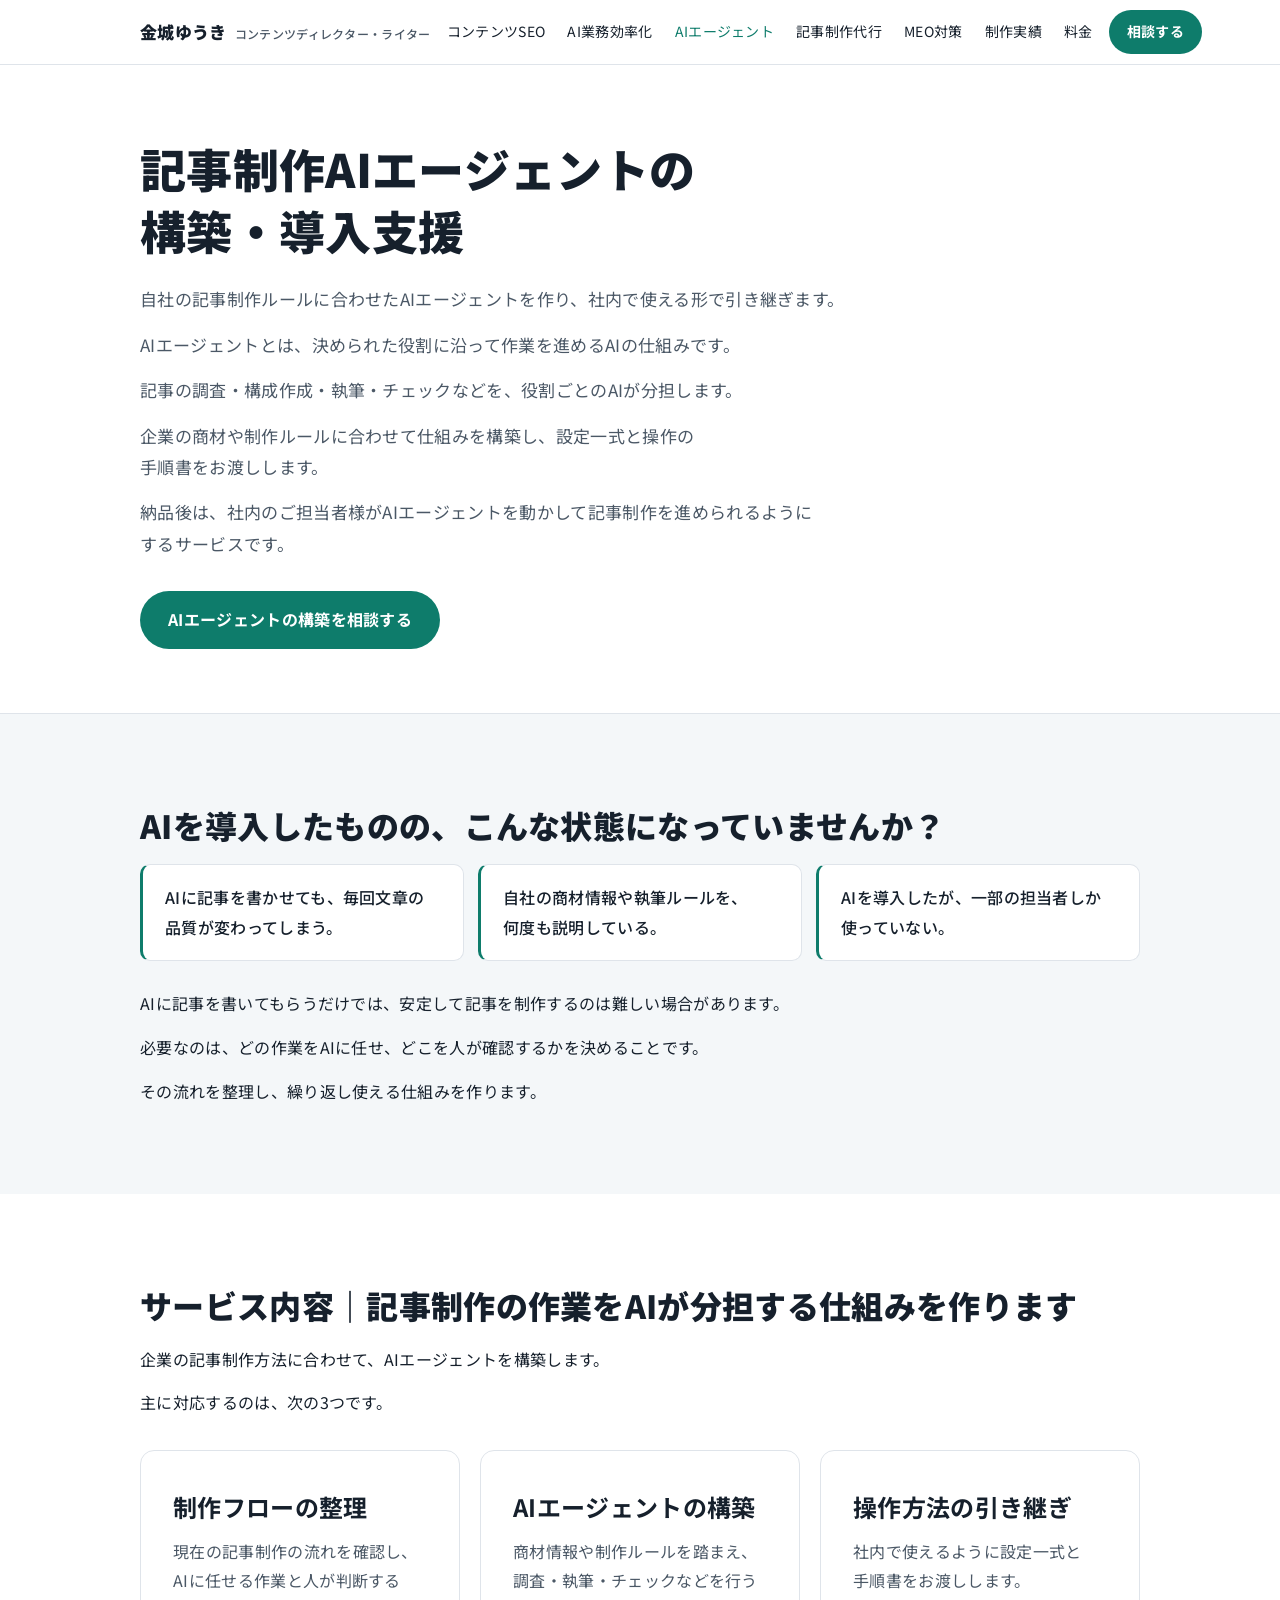
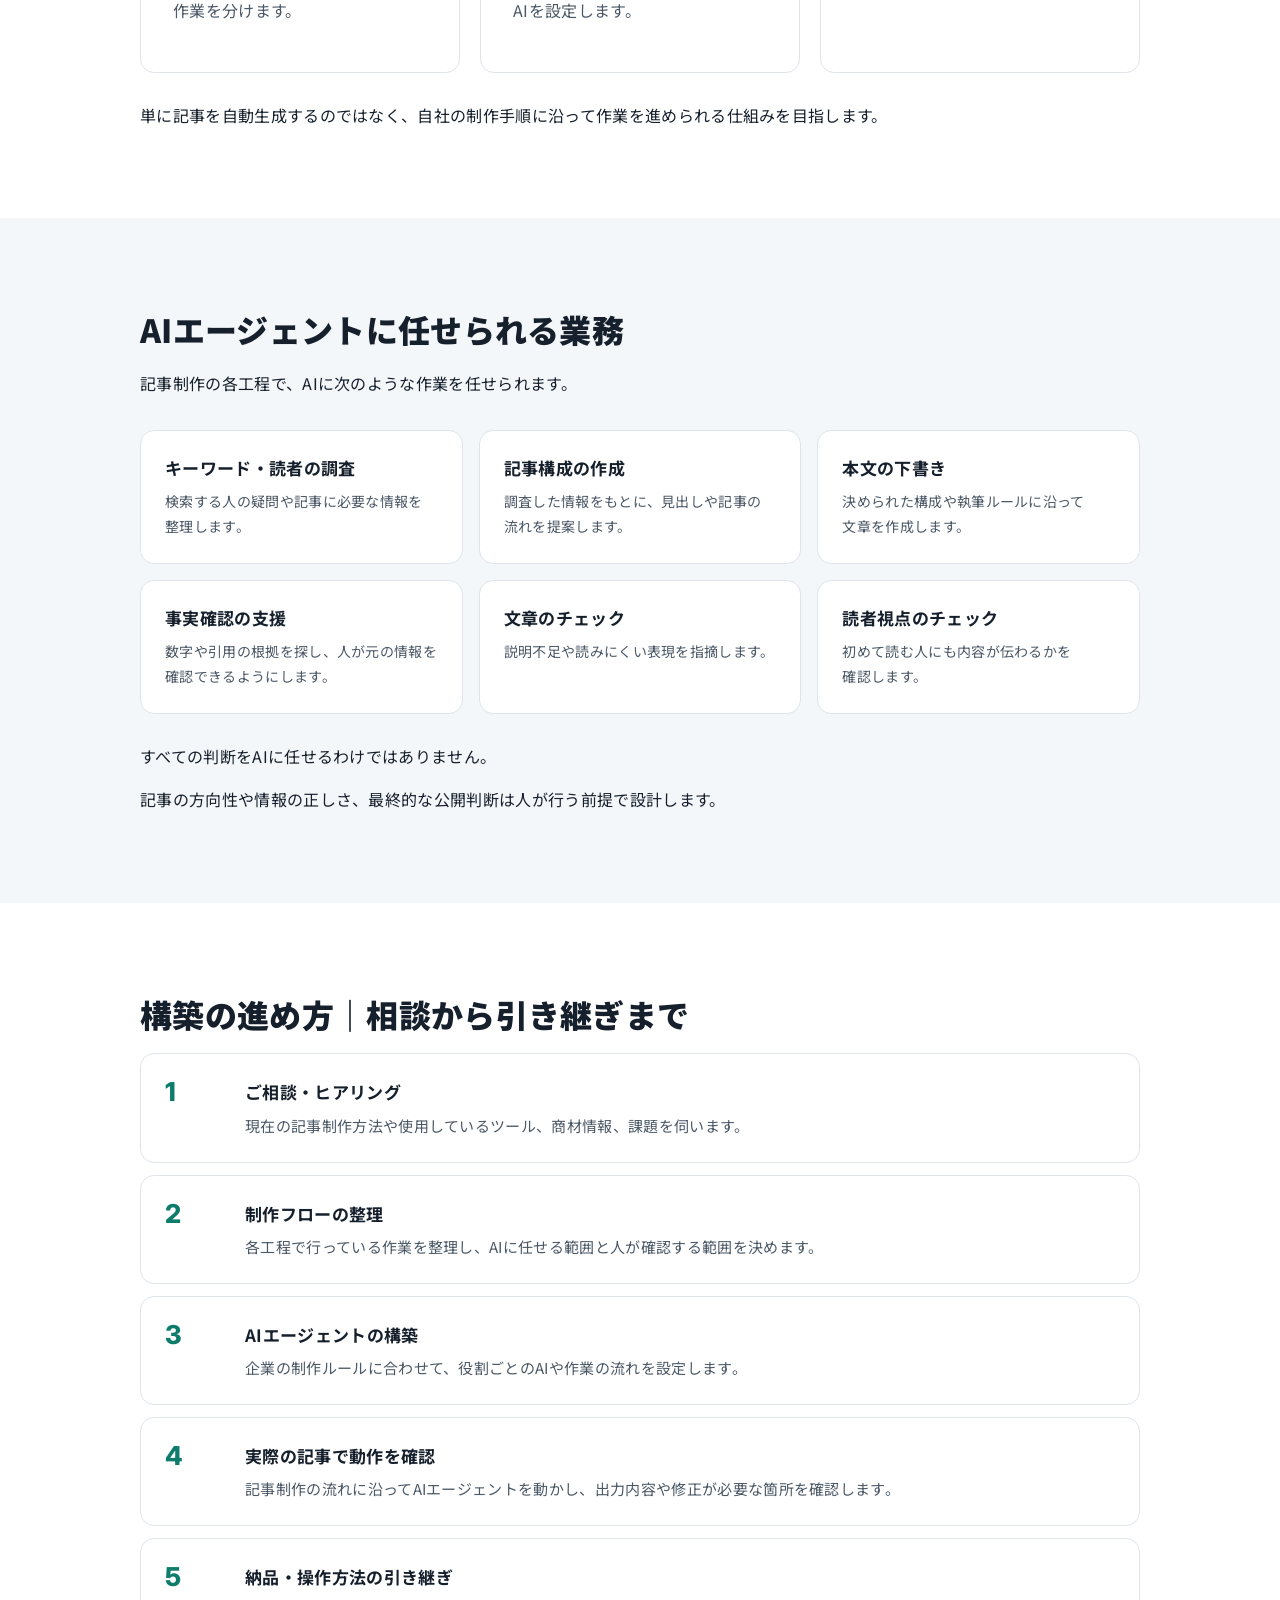
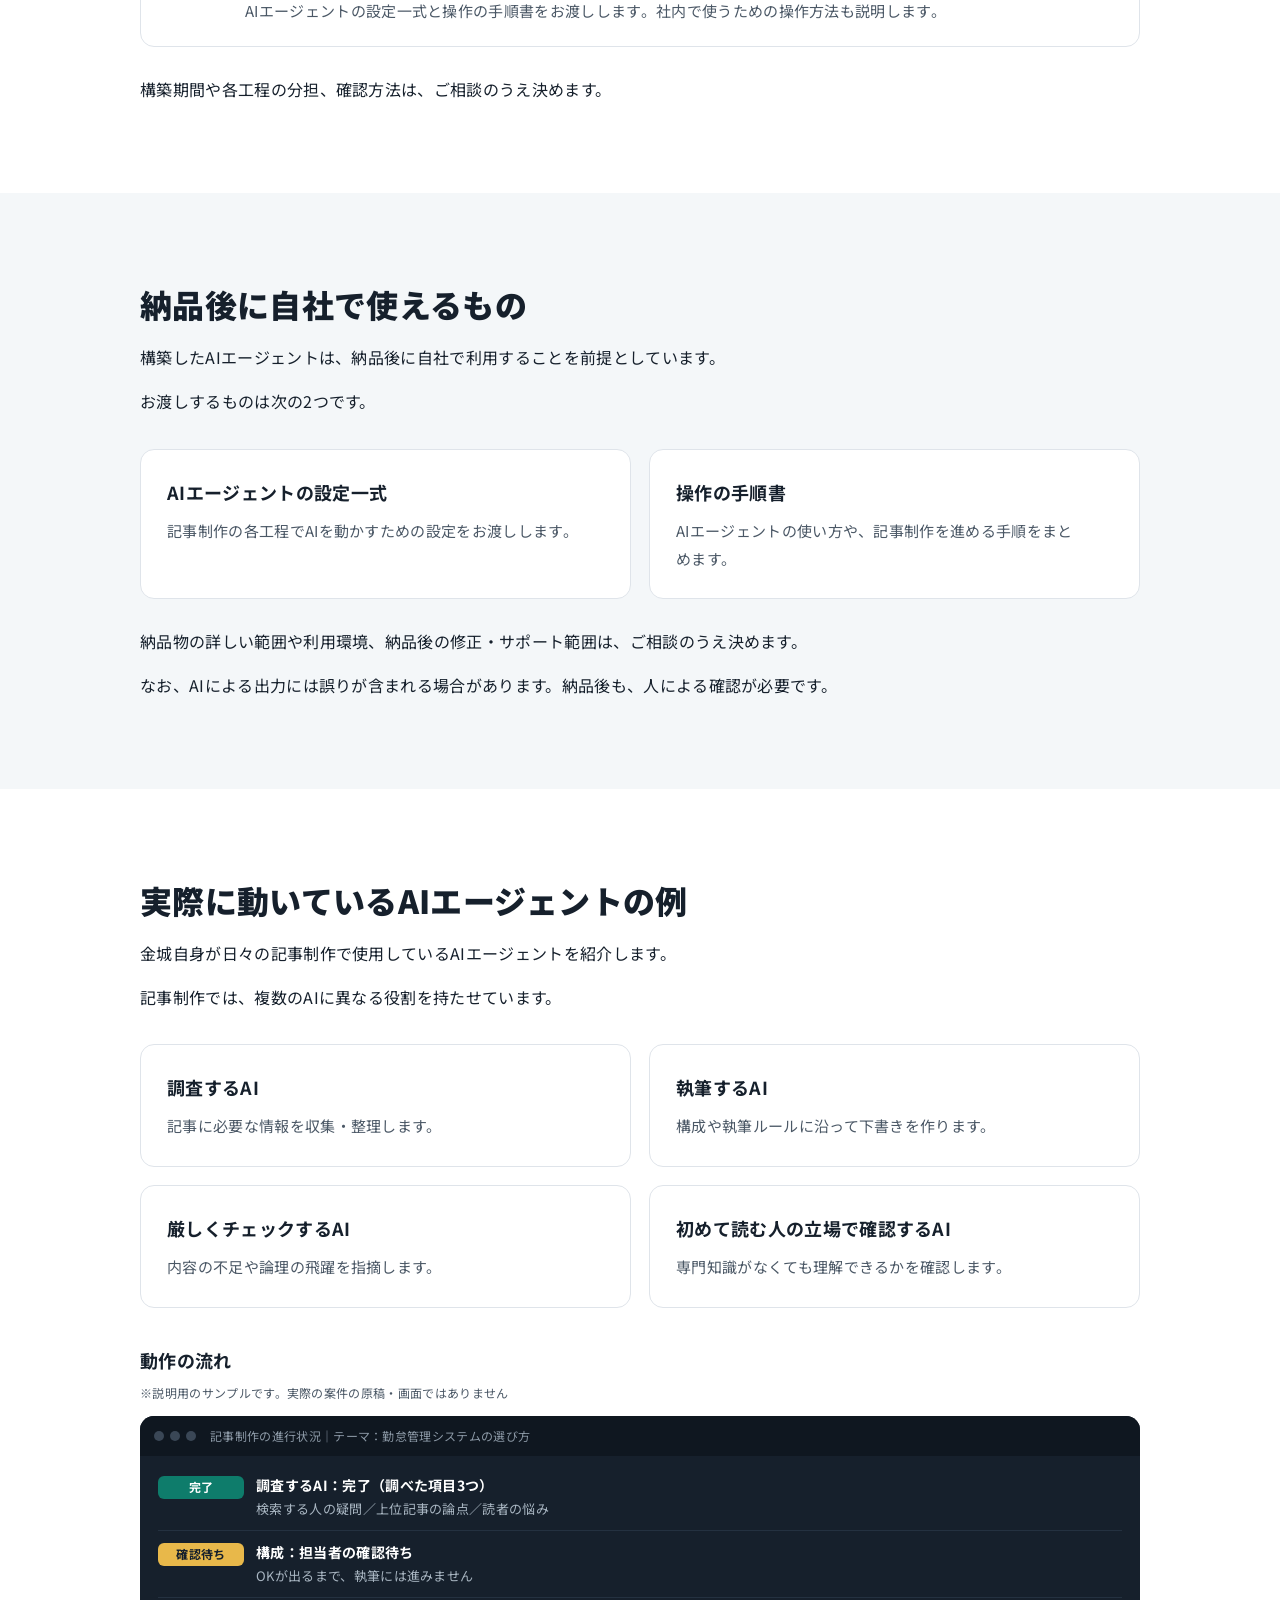
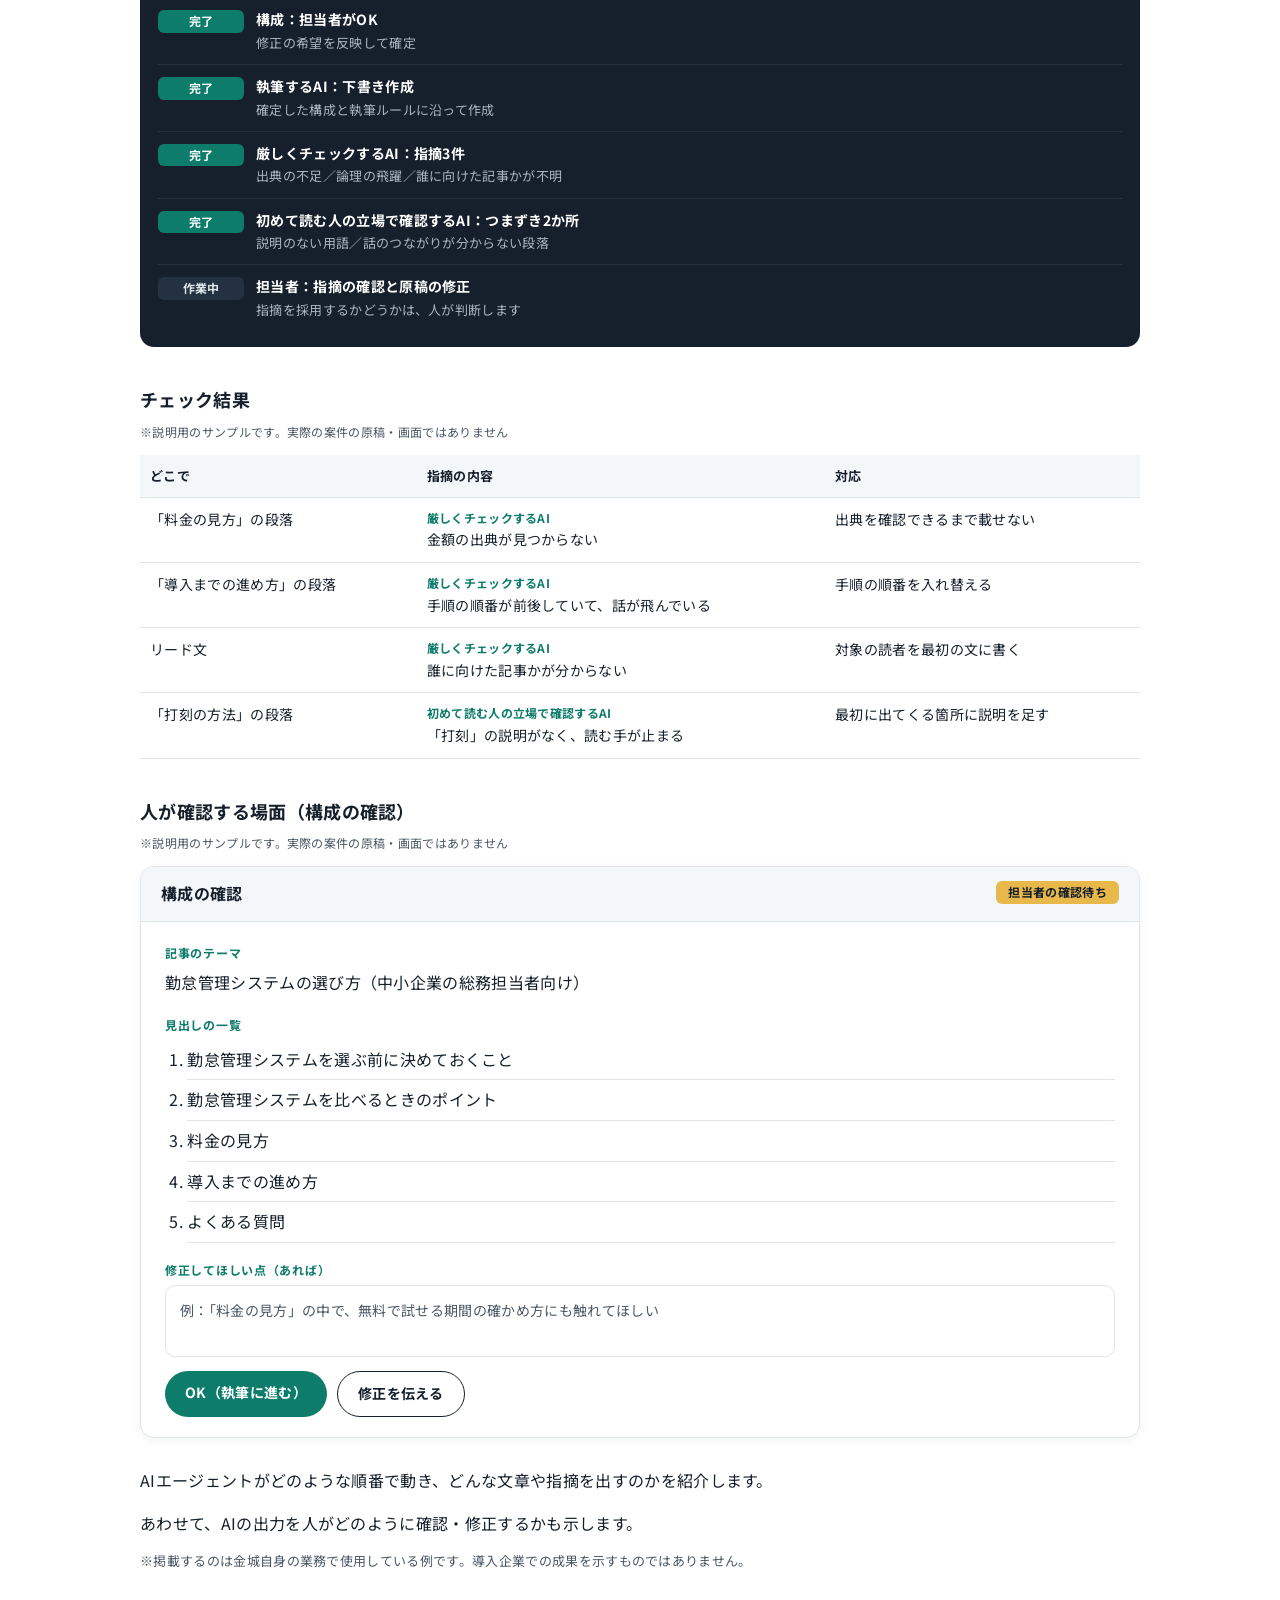
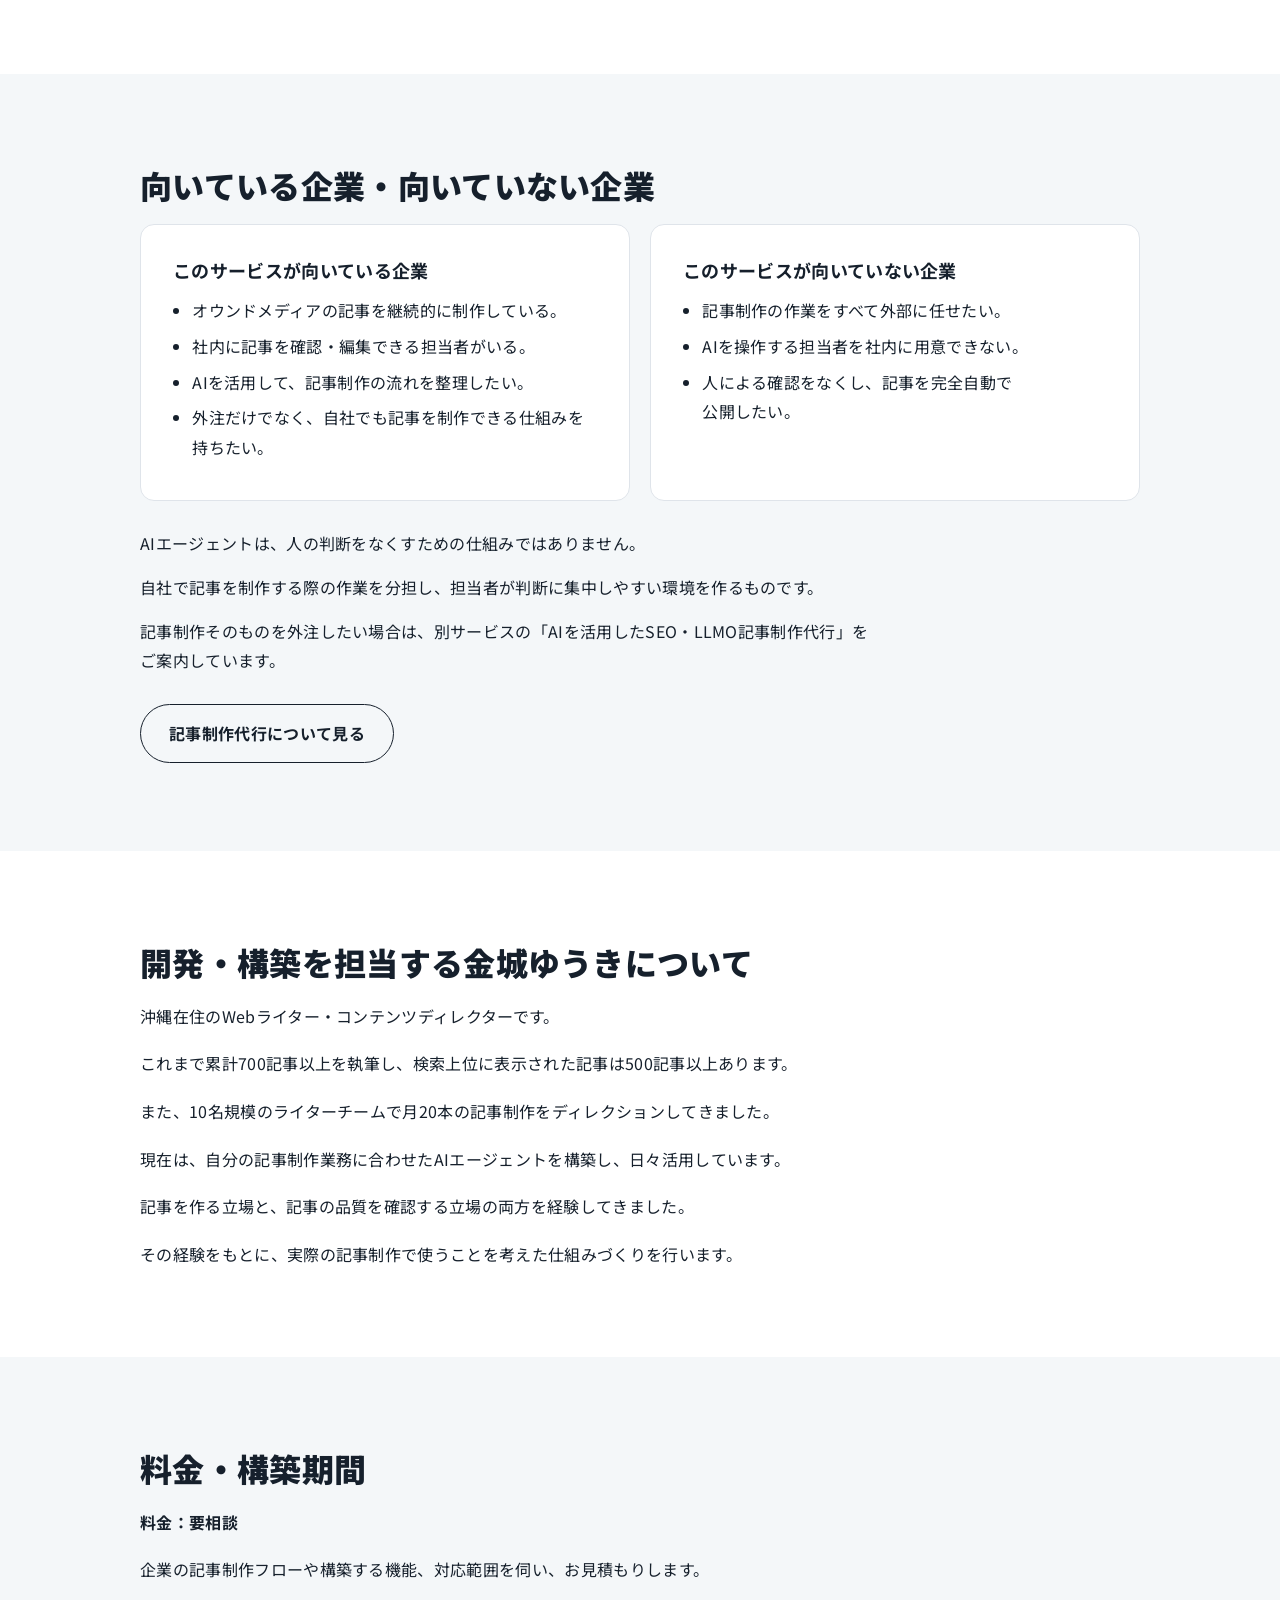
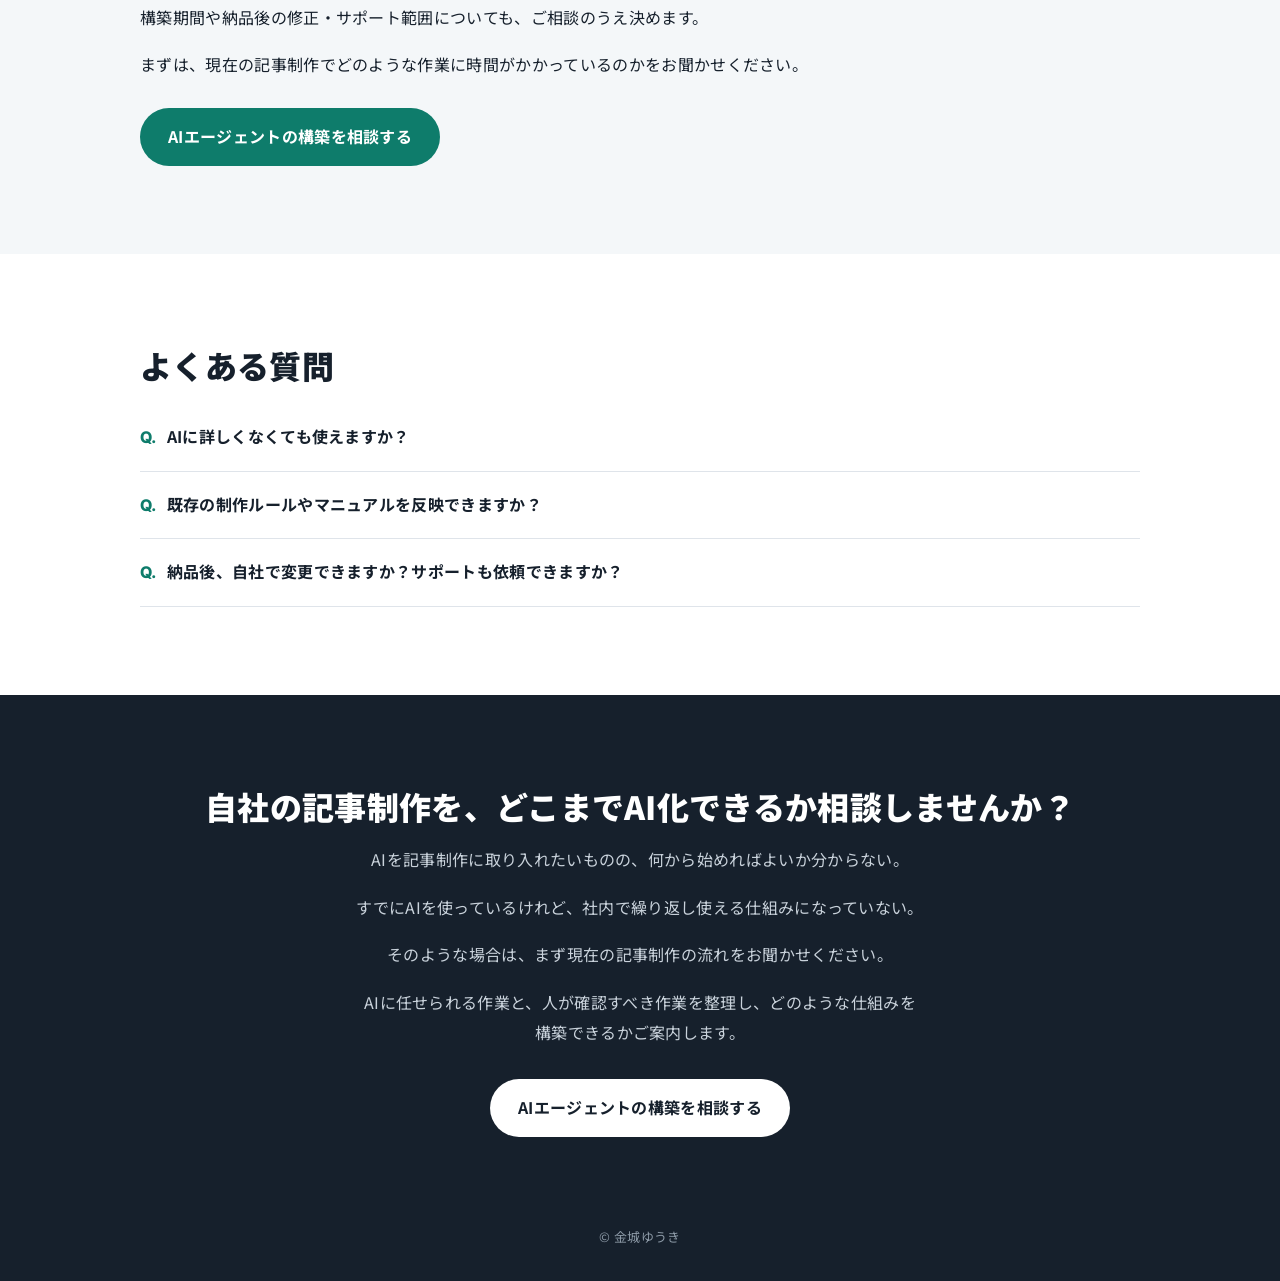
<file: ai-agent.html>
<!doctype html>
<html lang="ja">
<head>
<meta charset="utf-8">
<meta name="viewport" content="width=device-width, initial-scale=1">
<!-- 本文の元原稿：_LP2本の本文_ChatGPT原稿_20261012.md の「LP②」 -->
<title>記事制作AIエージェントの構築・導入支援｜金城ゆうき</title>
<meta name="description" content="自社の記事制作ルールに合わせたAIエージェントを作り、社内で使える形で引き継ぎます。">
<meta name="theme-color" content="#16202c">
<link rel="icon" href="data:image/svg+xml,%3Csvg xmlns=%22http://www.w3.org/2000/svg%22 viewBox=%220 0 64 64%22%3E%3Crect width=%2264%22 height=%2264%22 rx=%2214%22 fill=%22%2316202c%22/%3E%3Ctext x=%2232%22 y=%2243%22 font-size=%2230%22 font-family=%22sans-serif%22 font-weight=%22700%22 text-anchor=%22middle%22 fill=%22%23ffffff%22%3EYK%3C/text%3E%3C/svg%3E">
<link rel="preconnect" href="https://fonts.googleapis.com">
<link rel="preconnect" href="https://fonts.gstatic.com" crossorigin>
<link href="https://fonts.googleapis.com/css2?family=Noto+Sans+JP:wght@400;500;700;900&family=Inter:wght@600;800&display=swap" rel="stylesheet">
<!-- seo:start -->
<link rel="canonical" href="https://yukinjou0127-spec.github.io/ai-agent.html">
<meta property="og:type" content="article">
<meta property="og:site_name" content="金城ゆうき｜コンテンツディレクター・ライター">
<meta property="og:locale" content="ja_JP">
<meta property="og:url" content="https://yukinjou0127-spec.github.io/ai-agent.html">
<meta property="og:title" content="記事制作AIエージェントの構築・導入支援｜金城ゆうき">
<meta property="og:description" content="自社の記事制作ルールに合わせたAIエージェントを作り、社内で使える形で引き継ぎます。">
<meta name="twitter:card" content="summary">
<script type="application/ld+json">
{
 "@context": "https://schema.org",
 "@graph": [
  {
   "@type": "WebPage",
   "@id": "https://yukinjou0127-spec.github.io/ai-agent.html",
   "url": "https://yukinjou0127-spec.github.io/ai-agent.html",
   "name": "記事制作AIエージェントの構築・導入支援｜金城ゆうき",
   "description": "自社の記事制作ルールに合わせたAIエージェントを作り、社内で使える形で引き継ぎます。",
   "inLanguage": "ja",
   "about": {
    "@id": "https://yukinjou0127-spec.github.io/#service"
   },
   "author": {
    "@id": "https://yukinjou0127-spec.github.io/#person"
   }
  },
  {
   "@type": "FAQPage",
   "mainEntity": [
    {
     "@type": "Question",
     "name": "AIに詳しくなくても使えますか？",
     "acceptedAnswer": {
      "@type": "Answer",
      "text": "AIに詳しくないご担当者様にも使い方が分かるよう、操作の手順書をお渡しします。必要な操作や利用環境については、構築前にご説明します。"
     }
    },
    {
     "@type": "Question",
     "name": "既存の制作ルールやマニュアルを反映できますか？",
     "acceptedAnswer": {
      "@type": "Answer",
      "text": "既存の制作ルールや商材情報を伺い、AIエージェントの設定に反映することを想定しています。反映できる内容や方法は、資料や利用環境を確認したうえでご案内します。"
     }
    },
    {
     "@type": "Question",
     "name": "納品後、自社で変更できますか？サポートも依頼できますか？",
     "acceptedAnswer": {
      "@type": "Answer",
      "text": "自社で使うことを前提に、AIエージェントの設定一式と操作の手順書をお渡しします。納品後に変更できる範囲や、追加修正・サポートの内容は、ご相談のうえ決めます。"
     }
    }
   ]
  }
 ]
}
</script>
<!-- seo:end -->
<link rel="stylesheet" href="style.css">
<style>
/* このページだけで使う最小限の追加（style.css は変更していない） */
.lp-hero h1{font-size:clamp(28px,4.2vw,46px)}
.lp-hero p.desc{margin-bottom:14px}
.lp-hero .cta-row{margin-top:32px}
.body-text{max-width:760px}
.body-text p{margin:0 0 18px}
.body-text p:last-child{margin-bottom:0}
.before{margin:0 0 14px;max-width:760px}
.before.last{margin-bottom:32px}
.after{margin:28px 0 0;max-width:760px}
.after + .after{margin-top:14px}
.sample-frame{margin-top:28px;border:2px dashed #b9c6c2;border-radius:var(--radius);background:#f2f5f4;color:#7c8c87;font-weight:700;text-align:center;padding:56px 20px}
.cta-row.gap{margin-top:28px}
/* 見本（説明用サンプル） */
.smp{margin-top:36px}
.smp-title{font-size:18px;margin:0 0 4px}
.smp-note{font-size:12px;color:var(--sub);margin:0 0 12px}
.term{background:#16202c;color:#dbe3ea;border-radius:var(--radius);overflow:hidden;font-size:14px;line-height:1.7}
.term-bar{display:flex;align-items:center;gap:6px;padding:10px 14px;background:#0f1720;color:#8c99a6;font-size:12px}
.term-bar i{width:10px;height:10px;border-radius:50%;background:#3a4756;display:inline-block}
.term-bar span{margin-left:8px;overflow-wrap:anywhere}
.term-body{list-style:none;margin:0;padding:8px 18px 16px}
.term-body li{display:grid;grid-template-columns:86px minmax(0,1fr);gap:4px 12px;padding:10px 0;border-bottom:1px solid #243140;overflow-wrap:anywhere}
.term-body li:last-child{border-bottom:0}
.st{font-size:12px;font-weight:700;border-radius:6px;text-align:center;align-self:start;line-height:1.9;margin-top:2px;background:#243140;color:#dbe3ea}
.st.done{background:#0e7c6b;color:#fff}
.st.wait{background:#e8b84a;color:#16202c}
.term-body b{color:#fff}
.term-body small{display:block;font-size:13px;color:#a9b6c2}
.smp-table{font-size:14px}
.smp-table th,.smp-table td{white-space:normal;font-weight:400;vertical-align:top;line-height:1.7;padding:10px 10px;overflow-wrap:anywhere}
.smp-table thead th{background:var(--soft);font-weight:700;color:var(--ink);font-size:13px}
.smp-table .who{display:block;font-size:12px;font-weight:700;color:var(--accent)}
.win{background:#fff;border:1px solid var(--line);border-radius:var(--radius);box-shadow:0 2px 10px rgba(22,32,44,.06);overflow:hidden}
.win-bar{padding:12px 20px;background:var(--soft);border-bottom:1px solid var(--line);font-weight:700;display:flex;flex-wrap:wrap;gap:6px 12px;align-items:center;justify-content:space-between}
.win-bar .st{padding:0 12px}
.win-body{padding:20px 24px;overflow-wrap:anywhere}
.win-body p{margin:0 0 10px}
.win-body .lbl{font-size:12px;font-weight:700;color:var(--accent);letter-spacing:.06em;margin:16px 0 4px}
.win-body .lbl:first-child{margin-top:0}
.win-body ol{margin:0;padding-left:1.4em}
.win-body ol li{padding:5px 0;border-bottom:1px solid var(--line)}
.fake-input{border:1.5px solid var(--line);border-radius:10px;padding:12px 14px;color:var(--sub);font-size:14px;min-height:72px;background:#fff}
.fake-btns{display:flex;flex-wrap:wrap;gap:10px;margin-top:14px}
.fake-btn{display:inline-block;border-radius:999px;padding:9px 20px;font-weight:700;font-size:14px;background:var(--accent);color:#fff}
.fake-btn.ghost{background:#fff;color:var(--ink);border:1.5px solid var(--ink)}
@media (max-width:700px){
  .term-body{padding:6px 14px 12px}
  .term-body li{grid-template-columns:74px minmax(0,1fr)}
  .win-body{padding:16px}
  .smp-table{font-size:13px}
  .smp-table th,.smp-table td{padding:8px 6px}
}
.fit h3{margin:0 0 12px;font-size:18px}
.fit ul{margin:0;padding-left:1.2em}
.fit li{margin-bottom:6px}
</style>
</head>
<body>

<header>
  <div class="wrap">
    <a class="logo" href="index.html">金城ゆうき<span>コンテンツディレクター・ライター</span></a>
    <nav>
      <a href="content-seo.html">コンテンツSEO</a>
      <a href="ai-efficiency.html">AI業務効率化</a>
      <a href="ai-agent.html" aria-current="page">AIエージェント</a>
      <a href="ai-writing.html">記事制作代行</a>
      <a href="meo.html">MEO対策</a>
      <a class="m" href="works.html">制作実績</a>
      <a href="index.html#price">料金</a>
    </nav>
    <a class="btn small" href="contact.html">相談する</a>
  </div>
</header>

<main>
<section class="lp-hero">
  <div class="wrap">
    <h1>記事制作AIエージェントの<br><span class="ib">構築・導入支援</span></h1>
    <p class="desc">自社の記事制作ルールに合わせたAIエージェントを作り、社内で使える形で引き継ぎます。</p>
    <p class="desc">AIエージェントとは、決められた役割に沿って作業を進めるAIの仕組みです。</p>
    <p class="desc">記事の調査・構成作成・執筆・チェックなどを、役割ごとのAIが分担します。</p>
    <p class="desc">企業の商材や制作ルールに合わせて仕組みを構築し、設定一式と操作の手順書をお渡しします。</p>
    <p class="desc">納品後は、社内のご担当者様がAIエージェントを動かして記事制作を進められるようにするサービスです。</p>
    <div class="cta-row">
      <a class="btn" href="contact.html">AIエージェントの構築を相談する</a>
    </div>
  </div>
</section>

<section class="soft">
  <div class="wrap">
    <h2>AIを導入したものの、こんな状態になっていませんか？</h2>
    <div class="problems">
      <div class="problem"><p>AIに記事を書かせても、毎回文章の品質が変わってしまう。</p></div>
      <div class="problem"><p>自社の商材情報や執筆ルールを、何度も説明している。</p></div>
      <div class="problem"><p>AIを導入したが、一部の担当者しか使っていない。</p></div>
    </div>
    <p class="after">AIに記事を書いてもらうだけでは、安定して記事を制作するのは難しい場合があります。</p>
    <p class="after">必要なのは、どの作業をAIに任せ、どこを人が確認するかを決めることです。</p>
    <p class="after">その流れを整理し、繰り返し使える仕組みを作ります。</p>
  </div>
</section>

<section>
  <div class="wrap">
    <h2>サービス内容｜記事制作の作業をAIが分担する仕組みを作ります</h2>
    <p class="before">企業の記事制作方法に合わせて、AIエージェントを構築します。</p>
    <p class="before last">主に対応するのは、次の3つです。</p>
    <div class="pillars three">
      <div class="pillar"><h3>制作フローの整理</h3><p>現在の記事制作の流れを確認し、AIに任せる作業と人が判断する作業を分けます。</p></div>
      <div class="pillar"><h3>AIエージェントの構築</h3><p>商材情報や制作ルールを踏まえ、調査・執筆・チェックなどを行うAIを設定します。</p></div>
      <div class="pillar"><h3>操作方法の引き継ぎ</h3><p>社内で使えるように設定一式と手順書をお渡しします。</p></div>
    </div>
    <p class="after">単に記事を自動生成するのではなく、自社の制作手順に沿って作業を進められる仕組みを目指します。</p>
  </div>
</section>

<section class="soft">
  <div class="wrap">
    <h2>AIエージェントに任せられる業務</h2>
    <p class="before last">記事制作の各工程で、AIに次のような作業を任せられます。</p>
    <div class="menu">
      <div class="menu-item"><h3>キーワード・読者の調査</h3><p>検索する人の疑問や記事に必要な情報を整理します。</p></div>
      <div class="menu-item"><h3>記事構成の作成</h3><p>調査した情報をもとに、見出しや記事の流れを提案します。</p></div>
      <div class="menu-item"><h3>本文の下書き</h3><p>決められた構成や執筆ルールに沿って文章を作成します。</p></div>
      <div class="menu-item"><h3>事実確認の支援</h3><p>数字や引用の根拠を探し、人が元の情報を確認できるようにします。</p></div>
      <div class="menu-item"><h3>文章のチェック</h3><p>説明不足や読みにくい表現を指摘します。</p></div>
      <div class="menu-item"><h3>読者視点のチェック</h3><p>初めて読む人にも内容が伝わるかを確認します。</p></div>
    </div>
    <p class="after">すべての判断をAIに任せるわけではありません。</p>
    <p class="after">記事の方向性や情報の正しさ、最終的な公開判断は人が行う前提で設計します。</p>
  </div>
</section>

<section>
  <div class="wrap">
    <h2>構築の進め方｜相談から引き継ぎまで</h2>
    <ol class="process">
      <li><span class="no">1</span><div><h3>ご相談・ヒアリング</h3><p>現在の記事制作方法や使用しているツール、商材情報、課題を伺います。</p></div></li>
      <li><span class="no">2</span><div><h3>制作フローの整理</h3><p>各工程で行っている作業を整理し、AIに任せる範囲と人が確認する範囲を決めます。</p></div></li>
      <li><span class="no">3</span><div><h3>AIエージェントの構築</h3><p>企業の制作ルールに合わせて、役割ごとのAIや作業の流れを設定します。</p></div></li>
      <li><span class="no">4</span><div><h3>実際の記事で動作を確認</h3><p>記事制作の流れに沿ってAIエージェントを動かし、出力内容や修正が必要な箇所を確認します。</p></div></li>
      <li><span class="no">5</span><div><h3>納品・操作方法の引き継ぎ</h3><p>AIエージェントの設定一式と操作の手順書をお渡しします。社内で使うための操作方法も説明します。</p></div></li>
    </ol>
    <p class="after">構築期間や各工程の分担、確認方法は、ご相談のうえ決めます。</p>
  </div>
</section>

<section class="soft">
  <div class="wrap">
    <h2>納品後に自社で使えるもの</h2>
    <p class="before">構築したAIエージェントは、納品後に自社で利用することを前提としています。</p>
    <p class="before last">お渡しするものは次の2つです。</p>
    <div class="reasons">
      <div class="reason"><h3>AIエージェントの設定一式</h3><p>記事制作の各工程でAIを動かすための設定をお渡しします。</p></div>
      <div class="reason"><h3>操作の手順書</h3><p>AIエージェントの使い方や、記事制作を進める手順をまとめます。</p></div>
    </div>
    <p class="after">納品物の詳しい範囲や利用環境、納品後の修正・サポート範囲は、ご相談のうえ決めます。</p>
    <p class="after">なお、AIによる出力には誤りが含まれる場合があります。納品後も、人による確認が必要です。</p>
  </div>
</section>

<section>
  <div class="wrap">
    <h2>実際に動いているAIエージェントの例</h2>
    <p class="before">金城自身が日々の記事制作で使用しているAIエージェントを紹介します。</p>
    <p class="before last">記事制作では、複数のAIに異なる役割を持たせています。</p>
    <div class="reasons">
      <div class="reason"><h3>調査するAI</h3><p>記事に必要な情報を収集・整理します。</p></div>
      <div class="reason"><h3>執筆するAI</h3><p>構成や執筆ルールに沿って下書きを作ります。</p></div>
      <div class="reason"><h3>厳しくチェックするAI</h3><p>内容の不足や論理の飛躍を指摘します。</p></div>
      <div class="reason"><h3>初めて読む人の立場で確認するAI</h3><p>専門知識がなくても理解できるかを確認します。</p></div>
    </div>
    <!-- サンプル：後で実物に差し替え -->
    <div class="smp">
      <h3 class="smp-title">動作の流れ</h3>
      <p class="smp-note">※説明用のサンプルです。実際の案件の原稿・画面ではありません</p>
      <div class="term">
        <div class="term-bar"><i></i><i></i><i></i><span>記事制作の進行状況｜テーマ：勤怠管理システムの選び方</span></div>
        <ul class="term-body">
          <li><span class="st done">完了</span><div><b>調査するAI：完了（調べた項目3つ）</b><small>検索する人の疑問／上位記事の論点／読者の悩み</small></div></li>
          <li><span class="st wait">確認待ち</span><div><b>構成：担当者の確認待ち</b><small>OKが出るまで、執筆には進みません</small></div></li>
          <li><span class="st done">完了</span><div><b>構成：担当者がOK</b><small>修正の希望を反映して確定</small></div></li>
          <li><span class="st done">完了</span><div><b>執筆するAI：下書き作成</b><small>確定した構成と執筆ルールに沿って作成</small></div></li>
          <li><span class="st done">完了</span><div><b>厳しくチェックするAI：指摘3件</b><small>出典の不足／論理の飛躍／誰に向けた記事かが不明</small></div></li>
          <li><span class="st done">完了</span><div><b>初めて読む人の立場で確認するAI：つまずき2か所</b><small>説明のない用語／話のつながりが分からない段落</small></div></li>
          <li><span class="st">作業中</span><div><b>担当者：指摘の確認と原稿の修正</b><small>指摘を採用するかどうかは、人が判断します</small></div></li>
        </ul>
      </div>
    </div>

    <!-- サンプル：後で実物に差し替え -->
    <div class="smp">
      <h3 class="smp-title">チェック結果</h3>
      <p class="smp-note">※説明用のサンプルです。実際の案件の原稿・画面ではありません</p>
      <div class="table-wrap">
        <table class="smp-table">
          <thead>
            <tr><th>どこで</th><th>指摘の内容</th><th>対応</th></tr>
          </thead>
          <tbody>
            <tr><td>「料金の見方」の段落</td><td><span class="who">厳しくチェックするAI</span>金額の出典が見つからない</td><td>出典を確認できるまで載せない</td></tr>
            <tr><td>「導入までの進め方」の段落</td><td><span class="who">厳しくチェックするAI</span>手順の順番が前後していて、話が飛んでいる</td><td>手順の順番を入れ替える</td></tr>
            <tr><td>リード文</td><td><span class="who">厳しくチェックするAI</span>誰に向けた記事かが分からない</td><td>対象の読者を最初の文に書く</td></tr>
            <tr><td>「打刻の方法」の段落</td><td><span class="who">初めて読む人の立場で確認するAI</span>「打刻」の説明がなく、読む手が止まる</td><td>最初に出てくる箇所に説明を足す</td></tr>
          </tbody>
        </table>
      </div>
    </div>

    <!-- サンプル：後で実物に差し替え -->
    <div class="smp">
      <h3 class="smp-title">人が確認する場面（構成の確認）</h3>
      <p class="smp-note">※説明用のサンプルです。実際の案件の原稿・画面ではありません</p>
      <div class="win">
        <div class="win-bar"><span>構成の確認</span><span class="st wait">担当者の確認待ち</span></div>
        <div class="win-body">
          <p class="lbl">記事のテーマ</p>
          <p>勤怠管理システムの選び方（中小企業の総務担当者向け）</p>
          <p class="lbl">見出しの一覧</p>
          <ol>
            <li>勤怠管理システムを選ぶ前に決めておくこと</li>
            <li>勤怠管理システムを比べるときのポイント</li>
            <li>料金の見方</li>
            <li>導入までの進め方</li>
            <li>よくある質問</li>
          </ol>
          <p class="lbl">修正してほしい点（あれば）</p>
          <div class="fake-input">例：「料金の見方」の中で、無料で試せる期間の確かめ方にも触れてほしい</div>
          <div class="fake-btns">
            <span class="fake-btn">OK（執筆に進む）</span>
            <span class="fake-btn ghost">修正を伝える</span>
          </div>
        </div>
      </div>
    </div>
    <p class="after">AIエージェントがどのような順番で動き、どんな文章や指摘を出すのかを紹介します。</p>
    <p class="after">あわせて、AIの出力を人がどのように確認・修正するかも示します。</p>
    <p class="note">※掲載するのは金城自身の業務で使用している例です。導入企業での成果を示すものではありません。</p>
  </div>
</section>

<section class="soft">
  <div class="wrap">
    <h2>向いている企業・向いていない企業</h2>
    <div class="pillars">
      <div class="pillar fit">
        <h3>このサービスが向いている企業</h3>
        <ul>
          <li>オウンドメディアの記事を継続的に制作している。</li>
          <li>社内に記事を確認・編集できる担当者がいる。</li>
          <li>AIを活用して、記事制作の流れを整理したい。</li>
          <li>外注だけでなく、自社でも記事を制作できる仕組みを持ちたい。</li>
        </ul>
      </div>
      <div class="pillar fit">
        <h3>このサービスが向いていない企業</h3>
        <ul>
          <li>記事制作の作業をすべて外部に任せたい。</li>
          <li>AIを操作する担当者を社内に用意できない。</li>
          <li>人による確認をなくし、記事を完全自動で公開したい。</li>
        </ul>
      </div>
    </div>
    <p class="after">AIエージェントは、人の判断をなくすための仕組みではありません。</p>
    <p class="after">自社で記事を制作する際の作業を分担し、担当者が判断に集中しやすい環境を作るものです。</p>
    <p class="after">記事制作そのものを外注したい場合は、別サービスの「AIを活用したSEO・LLMO記事制作代行」をご案内しています。</p>
    <div class="cta-row gap">
      <a class="btn ghost" href="ai-writing.html">記事制作代行について見る</a>
    </div>
  </div>
</section>

<section>
  <div class="wrap">
    <h2>開発・構築を担当する金城ゆうきについて</h2>
    <div class="body-text">
      <p>沖縄在住のWebライター・コンテンツディレクターです。</p>
      <p>これまで累計700記事以上を執筆し、検索上位に表示された記事は500記事以上あります。</p>
      <p>また、10名規模のライターチームで月20本の記事制作をディレクションしてきました。</p>
      <p>現在は、自分の記事制作業務に合わせたAIエージェントを構築し、日々活用しています。</p>
      <p>記事を作る立場と、記事の品質を確認する立場の両方を経験してきました。</p>
      <p>その経験をもとに、実際の記事制作で使うことを考えた仕組みづくりを行います。</p>
    </div>
  </div>
</section>

<section class="soft">
  <div class="wrap">
    <h2>料金・構築期間</h2>
    <div class="body-text">
      <p><b>料金：要相談</b></p>
      <p>企業の記事制作フローや構築する機能、対応範囲を伺い、お見積もりします。</p>
      <p>構築期間や納品後の修正・サポート範囲についても、ご相談のうえ決めます。</p>
      <p>まずは、現在の記事制作でどのような作業に時間がかかっているのかをお聞かせください。</p>
    </div>
    <div class="cta-row gap">
      <a class="btn" href="contact.html">AIエージェントの構築を相談する</a>
    </div>
  </div>
</section>

<!-- 「Q.」は style.css が質問の前に自動で表示する -->
<section>
  <div class="wrap">
    <h2>よくある質問</h2>
    <details class="faq">
      <summary>AIに詳しくなくても使えますか？</summary>
      <p>AIに詳しくないご担当者様にも使い方が分かるよう、操作の手順書をお渡しします。必要な操作や利用環境については、構築前にご説明します。</p>
    </details>
    <details class="faq">
      <summary>既存の制作ルールやマニュアルを反映できますか？</summary>
      <p>既存の制作ルールや商材情報を伺い、AIエージェントの設定に反映することを想定しています。反映できる内容や方法は、資料や利用環境を確認したうえでご案内します。</p>
    </details>
    <details class="faq">
      <summary>納品後、自社で変更できますか？サポートも依頼できますか？</summary>
      <p>自社で使うことを前提に、AIエージェントの設定一式と操作の手順書をお渡しします。納品後に変更できる範囲や、追加修正・サポートの内容は、ご相談のうえ決めます。</p>
    </details>
  </div>
</section>

<section class="contact">
  <div class="wrap">
    <h2>自社の記事制作を、どこまでAI化できるか相談しませんか？</h2>
    <p style="margin-bottom:18px">AIを記事制作に取り入れたいものの、何から始めればよいか分からない。</p>
    <p style="margin-bottom:18px">すでにAIを使っているけれど、社内で繰り返し使える仕組みになっていない。</p>
    <p style="margin-bottom:18px">そのような場合は、まず現在の記事制作の流れをお聞かせください。</p>
    <p>AIに任せられる作業と、人が確認すべき作業を整理し、どのような仕組みを構築できるかご案内します。</p>
    <div class="cta-row">
      <a class="btn" href="contact.html">AIエージェントの構築を相談する</a>
    </div>
  </div>
</section>
</main>

<footer>
  <div class="wrap">© 金城ゆうき</div>
</footer>
</body>
</html>
</file>
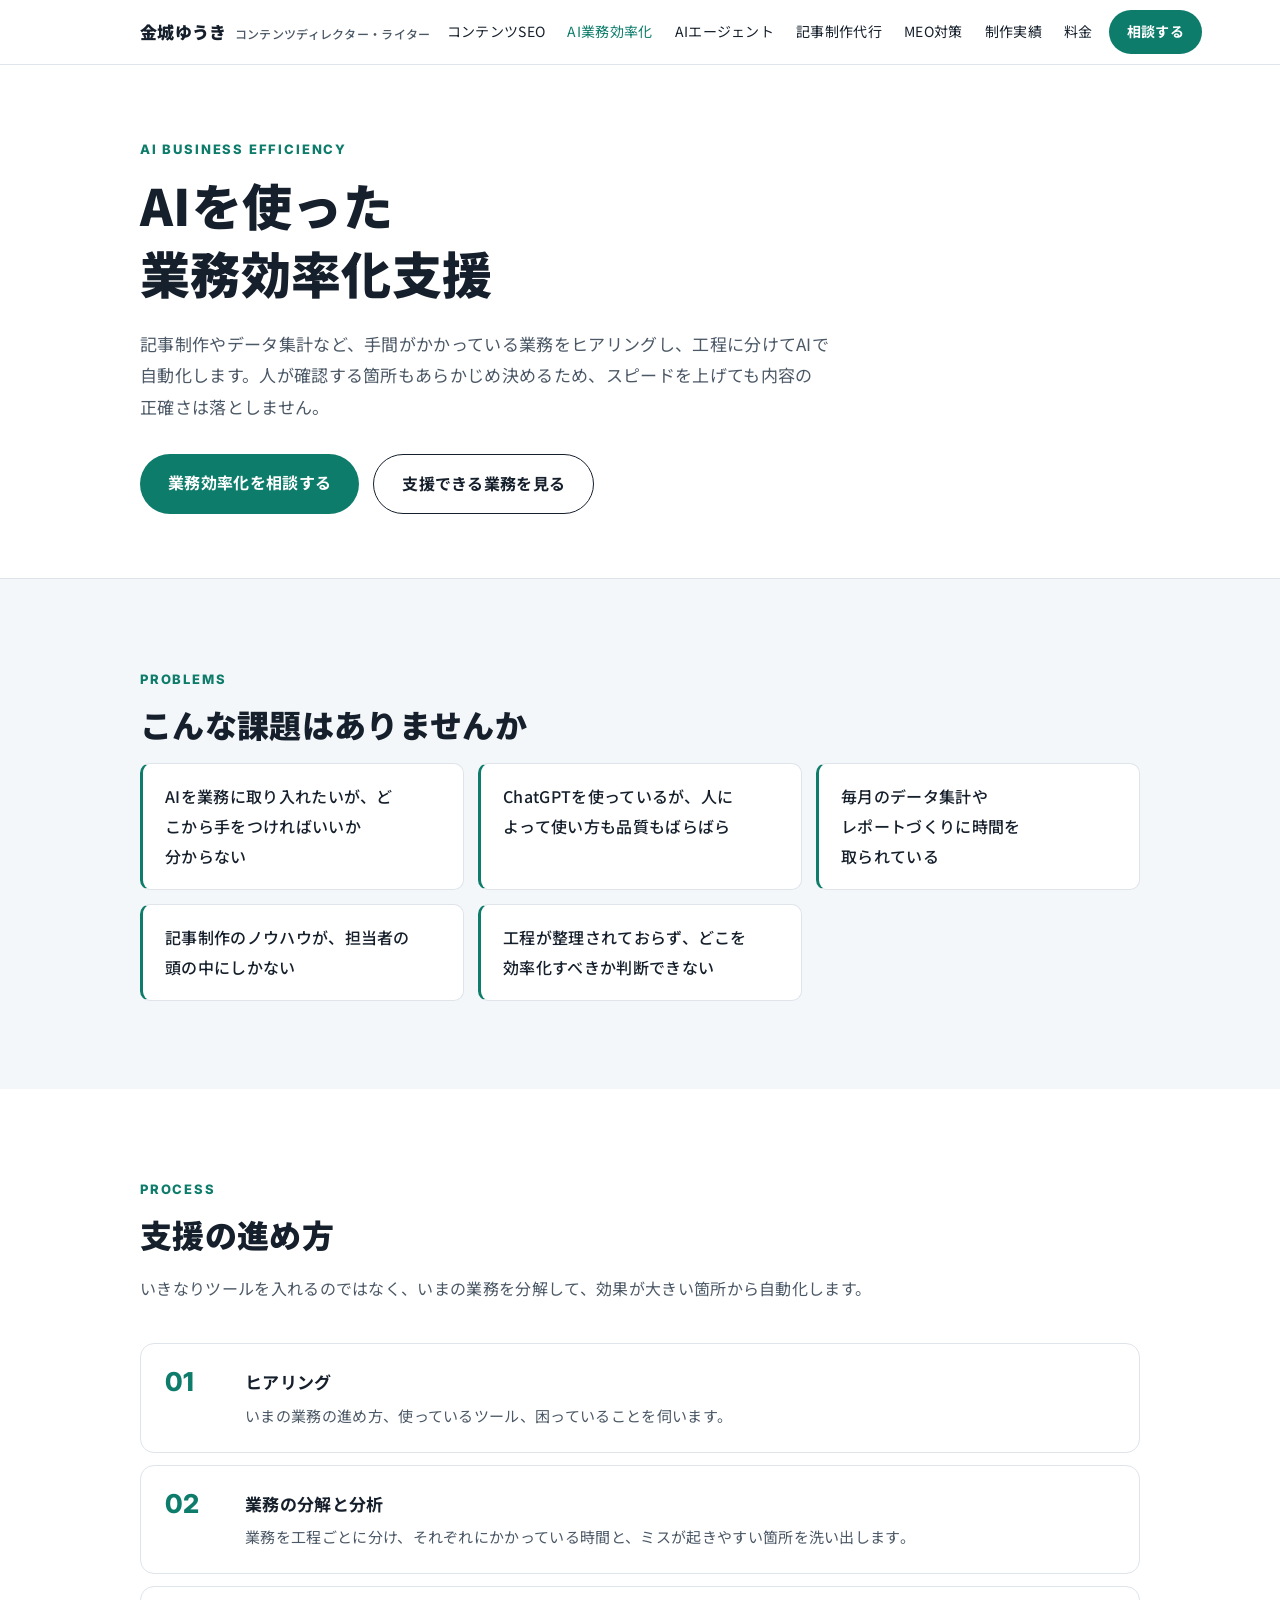
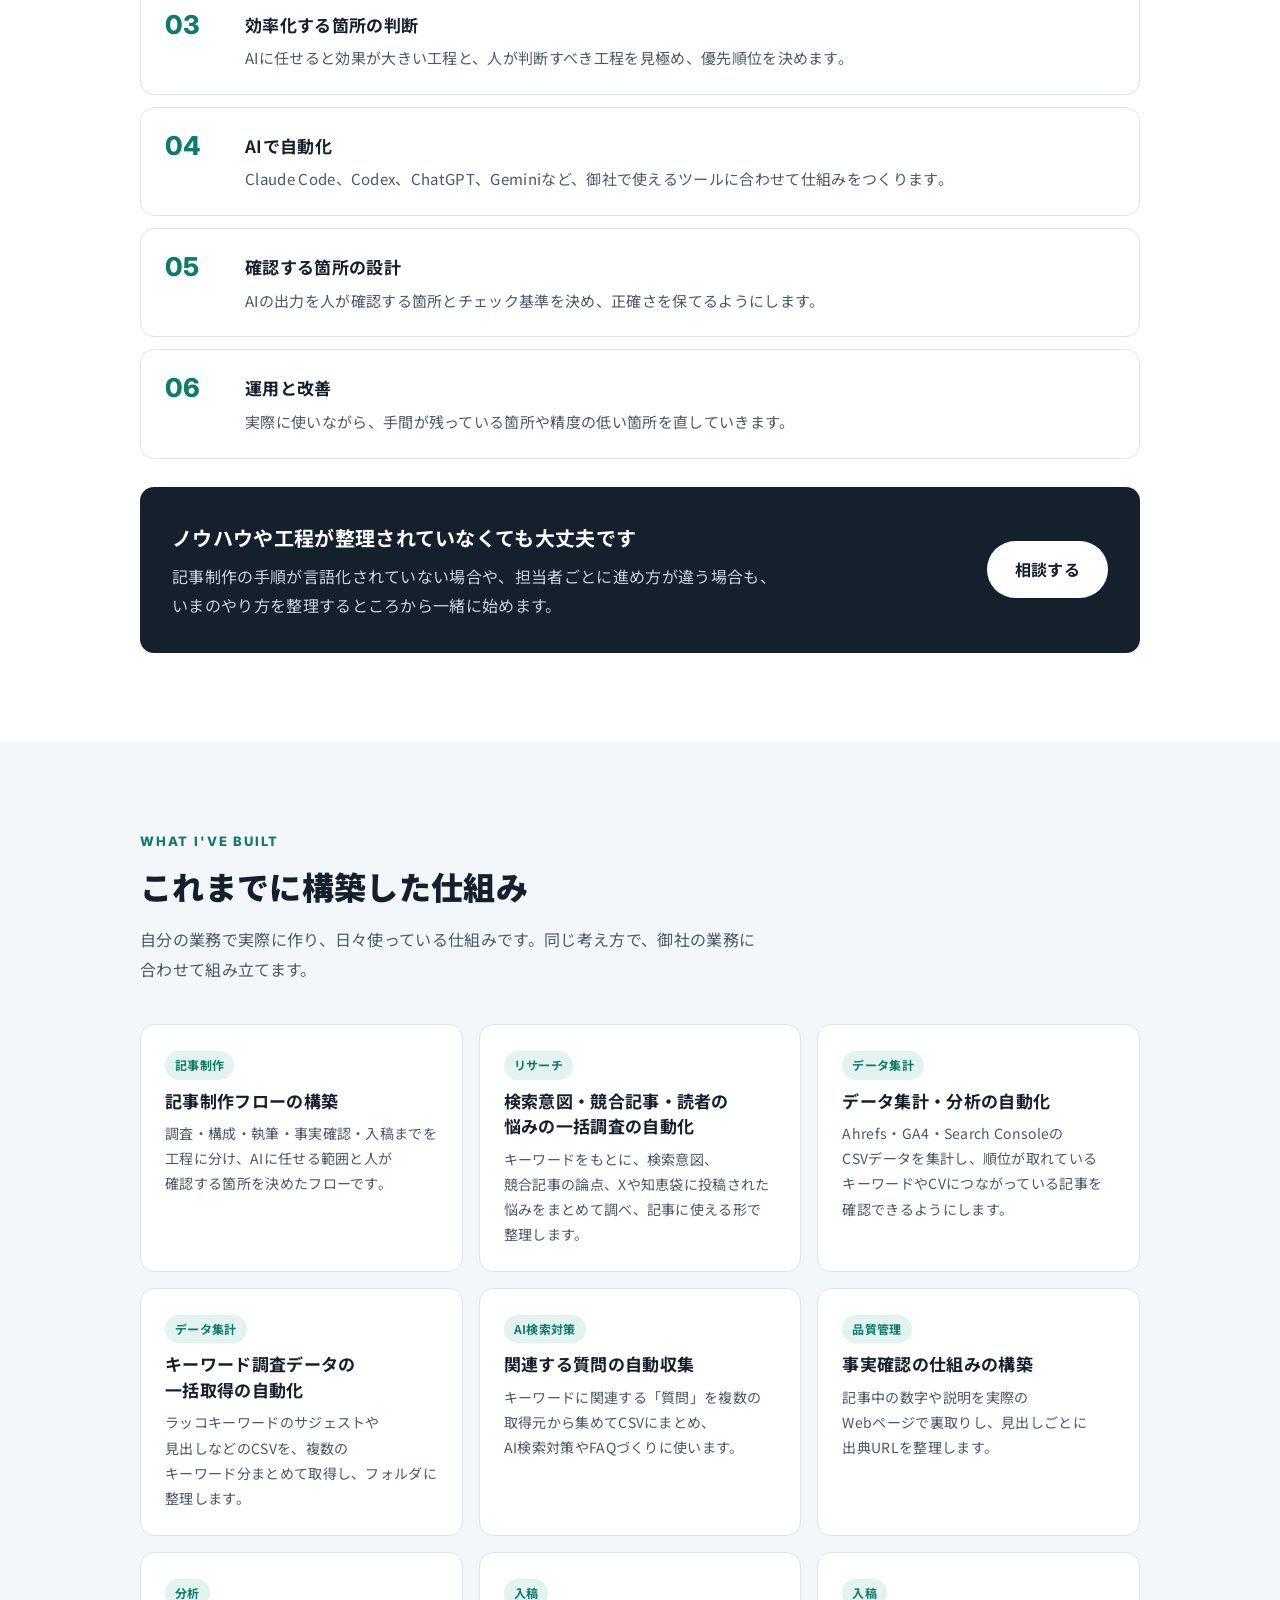
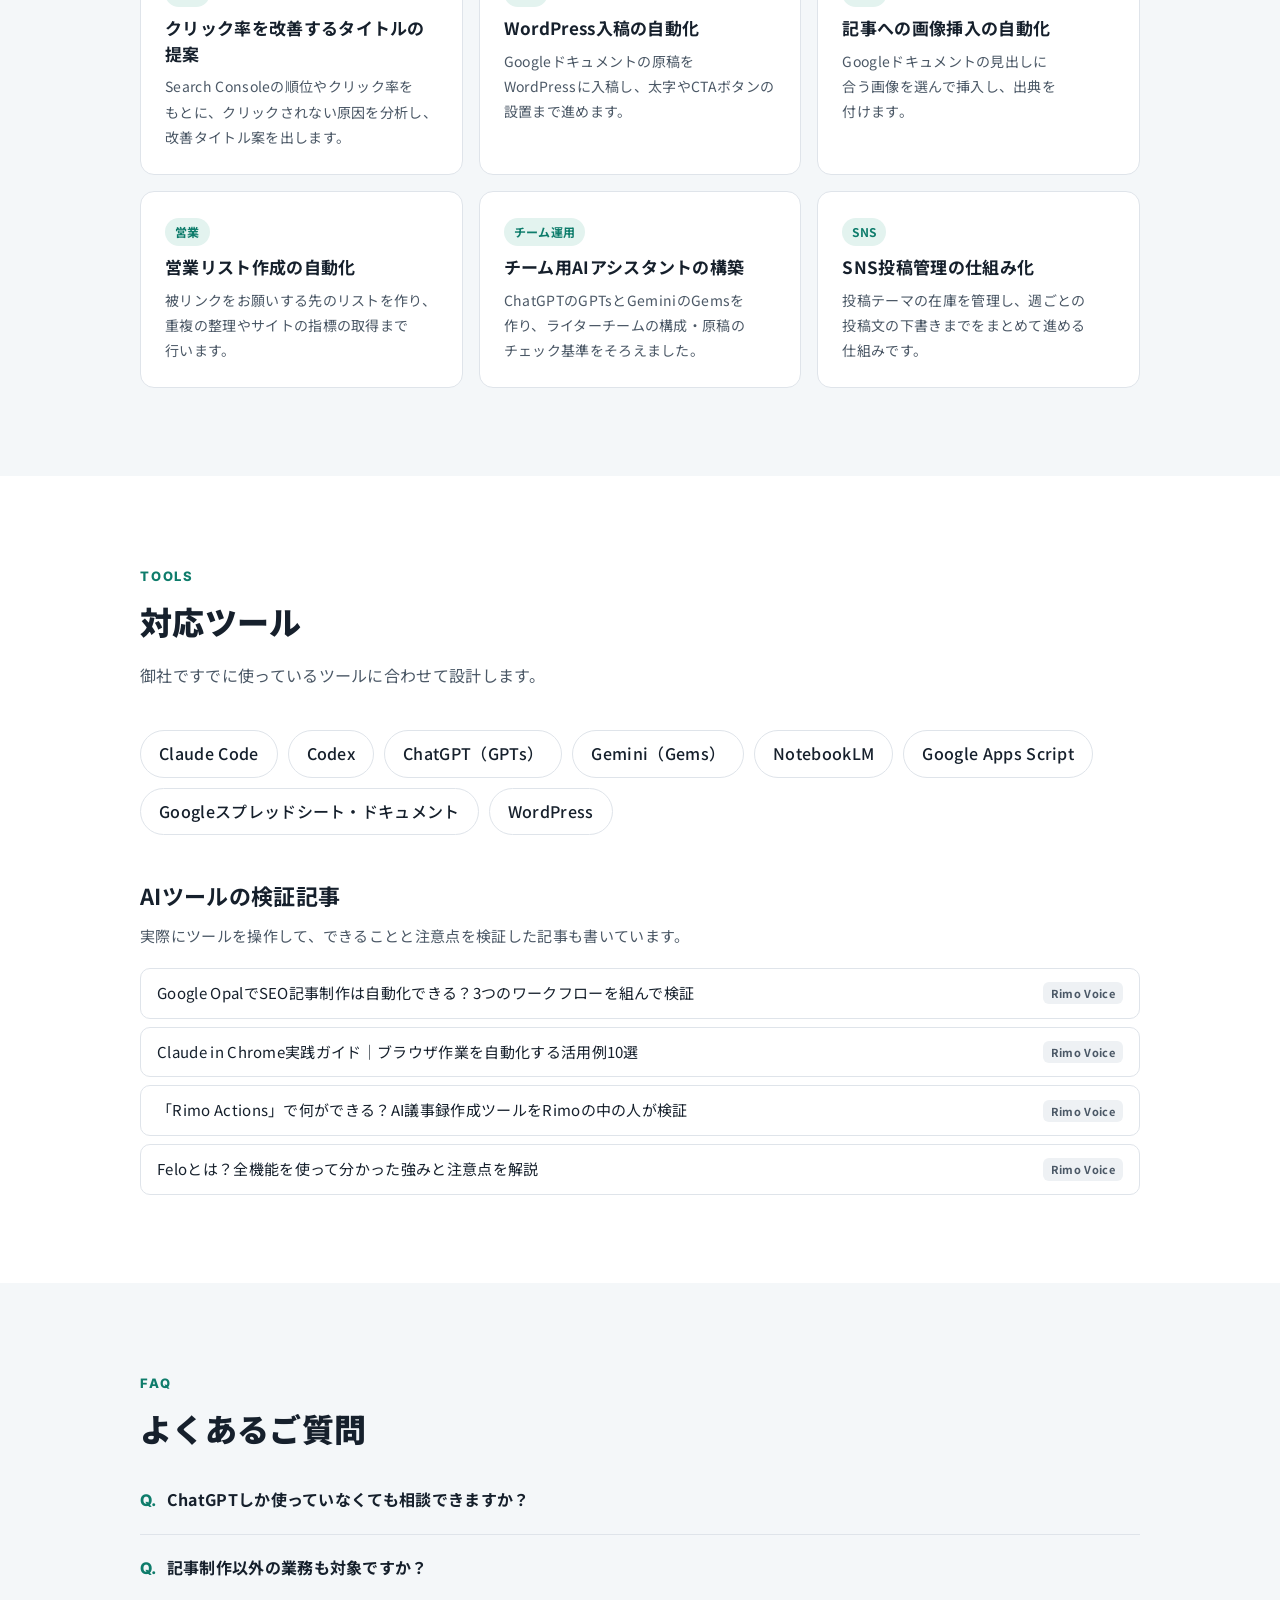
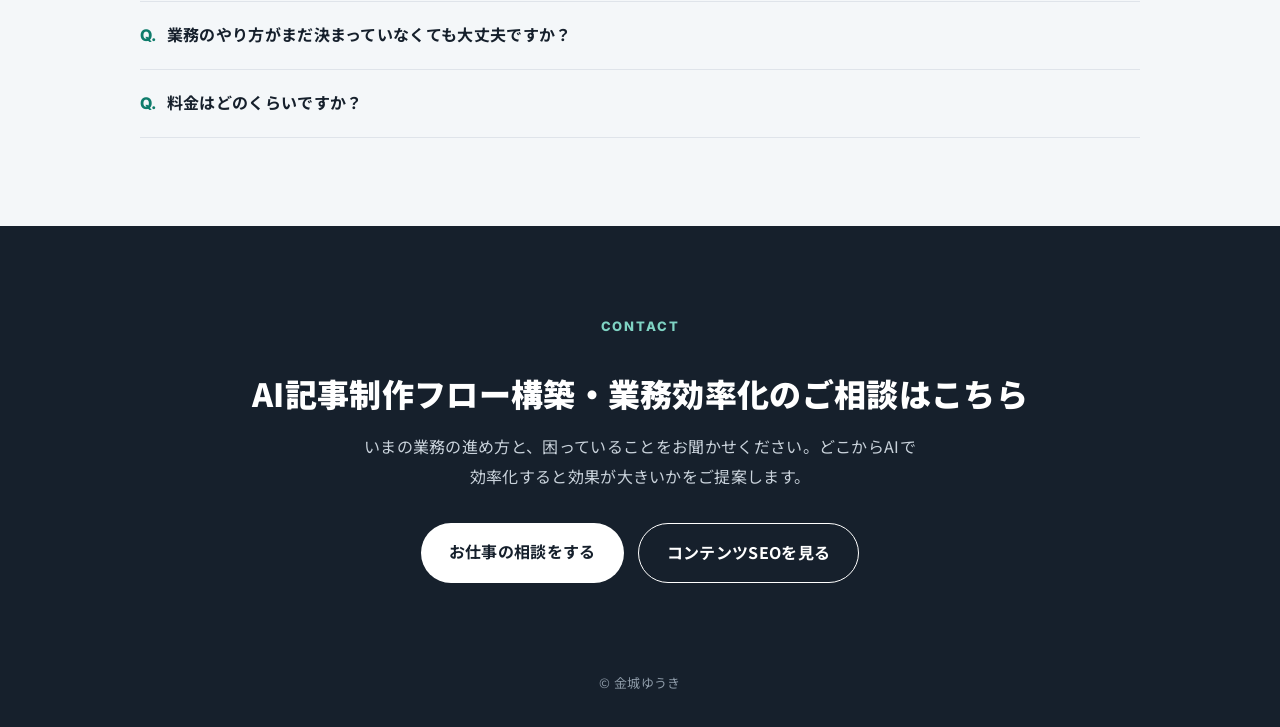
<file: ai-efficiency.html>
<!doctype html>
<html lang="ja">
<head>
<meta charset="utf-8">
<meta name="viewport" content="width=device-width, initial-scale=1">
<title>AIを使った業務効率化支援｜金城ゆうき</title>
<meta name="description" content="記事制作フローの構築からデータ集計の自動化まで、業務をヒアリングして工程に分け、AIで効率化します。Claude Code・Codex・ChatGPT・Geminiに対応。">
<meta name="theme-color" content="#16202c">
<link rel="icon" href="data:image/svg+xml,%3Csvg xmlns=%22http://www.w3.org/2000/svg%22 viewBox=%220 0 64 64%22%3E%3Crect width=%2264%22 height=%2264%22 rx=%2214%22 fill=%22%2316202c%22/%3E%3Ctext x=%2232%22 y=%2243%22 font-size=%2230%22 font-family=%22sans-serif%22 font-weight=%22700%22 text-anchor=%22middle%22 fill=%22%23ffffff%22%3EYK%3C/text%3E%3C/svg%3E">
<link rel="preconnect" href="https://fonts.googleapis.com">
<link rel="preconnect" href="https://fonts.gstatic.com" crossorigin>
<link href="https://fonts.googleapis.com/css2?family=Noto+Sans+JP:wght@400;500;700;900&family=Inter:wght@600;800&display=swap" rel="stylesheet">
<!-- seo:start -->
<link rel="canonical" href="https://yukinjou0127-spec.github.io/ai-efficiency.html">
<meta property="og:type" content="article">
<meta property="og:site_name" content="金城ゆうき｜コンテンツディレクター・ライター">
<meta property="og:locale" content="ja_JP">
<meta property="og:url" content="https://yukinjou0127-spec.github.io/ai-efficiency.html">
<meta property="og:title" content="AIを使った業務効率化支援｜金城ゆうき">
<meta property="og:description" content="記事制作フローの構築からデータ集計の自動化まで、業務をヒアリングして工程に分け、AIで効率化します。Claude Code・Codex・ChatGPT・Geminiに対応。">
<meta name="twitter:card" content="summary">
<script type="application/ld+json">
{
 "@context": "https://schema.org",
 "@graph": [
  {
   "@type": "WebPage",
   "@id": "https://yukinjou0127-spec.github.io/ai-efficiency.html",
   "url": "https://yukinjou0127-spec.github.io/ai-efficiency.html",
   "name": "AIを使った業務効率化支援｜金城ゆうき",
   "description": "記事制作フローの構築からデータ集計の自動化まで、業務をヒアリングして工程に分け、AIで効率化します。Claude Code・Codex・ChatGPT・Geminiに対応。",
   "inLanguage": "ja",
   "about": {
    "@id": "https://yukinjou0127-spec.github.io/#service"
   },
   "author": {
    "@id": "https://yukinjou0127-spec.github.io/#person"
   }
  },
  {
   "@type": "FAQPage",
   "mainEntity": [
    {
     "@type": "Question",
     "name": "ChatGPTしか使っていなくても相談できますか？",
     "acceptedAnswer": {
      "@type": "Answer",
      "text": "できます。いまお使いのツールに合わせて設計します。Claude CodeやCodexを使うほうが効果の大きい業務は、その理由とあわせてご提案します。"
     }
    },
    {
     "@type": "Question",
     "name": "記事制作以外の業務も対象ですか？",
     "acceptedAnswer": {
      "@type": "Answer",
      "text": "対象です。データ集計、レポートづくり、入稿作業、リストの作成など、繰り返し発生する作業を中心にご相談ください。"
     }
    },
    {
     "@type": "Question",
     "name": "業務のやり方がまだ決まっていなくても大丈夫ですか？",
     "acceptedAnswer": {
      "@type": "Answer",
      "text": "大丈夫です。ヒアリングでいまの進め方を整理し、工程に分けるところから始めます。"
     }
    },
    {
     "@type": "Question",
     "name": "料金はどのくらいですか？",
     "acceptedAnswer": {
      "@type": "Answer",
      "text": "対象の業務や自動化する範囲によって変わるため、ヒアリングのうえでお見積りします。お気軽にご相談ください。"
     }
    }
   ]
  }
 ]
}
</script>
<!-- seo:end -->
<link rel="stylesheet" href="style.css">
</head>
<body>

<header>
  <div class="wrap">
    <a class="logo" href="index.html">金城ゆうき<span>コンテンツディレクター・ライター</span></a>
    <nav>
      <a href="content-seo.html">コンテンツSEO</a>
      <a href="ai-efficiency.html" aria-current="page">AI業務効率化</a>
      <a href="ai-agent.html">AIエージェント</a>
      <a href="ai-writing.html">記事制作代行</a>
      <a href="meo.html">MEO対策</a>
      <a class="m" href="works.html">制作実績</a>
      <a href="index.html#price">料金</a>
    </nav>
    <a class="btn small" href="contact.html">相談する</a>
  </div>
</header>

<main>
<section class="lp-hero">
  <div class="wrap">
    <p class="eyebrow">AI Business Efficiency</p>
    <h1>AIを使った<br><span class="ib">業務効率化支援</span></h1>
    <p class="desc">記事制作やデータ集計など、手間がかかっている業務をヒアリングし、工程に分けてAIで自動化します。人が確認する箇所もあらかじめ決めるため、スピードを上げても内容の正確さは落としません。</p>
    <div class="cta-row">
      <a class="btn" href="contact.html">業務効率化を相談する</a>
      <a class="btn ghost" href="#examples">支援できる業務を見る</a>
    </div>
  </div>
</section>

<section class="soft">
  <div class="wrap">
    <p class="eyebrow">Problems</p>
    <h2>こんな課題はありませんか</h2>
    <div class="problems">
      <div class="problem"><p>AIを業務に取り入れたいが、どこから手をつければいいか分からない</p></div>
      <div class="problem"><p>ChatGPTを使っているが、人によって使い方も品質もばらばら</p></div>
      <div class="problem"><p>毎月のデータ集計やレポートづくりに時間を取られている</p></div>
      <div class="problem"><p>記事制作のノウハウが、担当者の頭の中にしかない</p></div>
      <div class="problem"><p>工程が整理されておらず、どこを効率化すべきか判断できない</p></div>
    </div>
  </div>
</section>

<section>
  <div class="wrap">
    <p class="eyebrow">Process</p>
    <h2>支援の進め方</h2>
    <p class="lead">いきなりツールを入れるのではなく、いまの業務を分解して、効果が大きい箇所から自動化します。</p>
    <ol class="process">
      <li><span class="no">01</span><div><h3>ヒアリング</h3><p>いまの業務の進め方、使っているツール、困っていることを伺います。</p></div></li>
      <li><span class="no">02</span><div><h3>業務の分解と分析</h3><p>業務を工程ごとに分け、それぞれにかかっている時間と、ミスが起きやすい箇所を洗い出します。</p></div></li>
      <li><span class="no">03</span><div><h3>効率化する箇所の判断</h3><p>AIに任せると効果が大きい工程と、人が判断すべき工程を見極め、優先順位を決めます。</p></div></li>
      <li><span class="no">04</span><div><h3>AIで自動化</h3><p>Claude Code、Codex、ChatGPT、Geminiなど、御社で使えるツールに合わせて仕組みをつくります。</p></div></li>
      <li><span class="no">05</span><div><h3>確認する箇所の設計</h3><p>AIの出力を人が確認する箇所とチェック基準を決め、正確さを保てるようにします。</p></div></li>
      <li><span class="no">06</span><div><h3>運用と改善</h3><p>実際に使いながら、手間が残っている箇所や精度の低い箇所を直していきます。</p></div></li>
    </ol>
    <div class="callout">
      <div>
        <h3>ノウハウや工程が整理されていなくても大丈夫です</h3>
        <p>記事制作の手順が言語化されていない場合や、担当者ごとに進め方が違う場合も、いまのやり方を整理するところから一緒に始めます。</p>
      </div>
      <a class="btn" href="contact.html">相談する</a>
    </div>
  </div>
</section>

<section id="examples" class="soft">
  <div class="wrap">
    <p class="eyebrow">What I've Built</p>
    <h2>これまでに構築した仕組み</h2>
    <p class="lead">自分の業務で実際に作り、日々使っている仕組みです。同じ考え方で、御社の業務に合わせて組み立てます。</p>
    <div class="menu">
      <div class="menu-item"><span class="tag">記事制作</span><h3>記事制作フローの構築</h3><p>調査・構成・執筆・事実確認・入稿までを工程に分け、AIに任せる範囲と人が確認する箇所を決めたフローです。</p></div>
      <div class="menu-item"><span class="tag">リサーチ</span><h3>検索意図・競合記事・読者の悩みの一括調査の自動化</h3><p>キーワードをもとに、検索意図、競合記事の論点、Xや知恵袋に投稿された悩みをまとめて調べ、記事に使える形で整理します。</p></div>
      <div class="menu-item"><span class="tag">データ集計</span><h3>データ集計・分析の自動化</h3><p>Ahrefs・GA4・Search ConsoleのCSVデータを集計し、順位が取れているキーワードやCVにつながっている記事を確認できるようにします。</p></div>
      <div class="menu-item"><span class="tag">データ集計</span><h3>キーワード調査データの一括取得の自動化</h3><p>ラッコキーワードのサジェストや見出しなどのCSVを、複数のキーワード分まとめて取得し、フォルダに整理します。</p></div>
      <div class="menu-item"><span class="tag">AI検索対策</span><h3>関連する質問の自動収集</h3><p>キーワードに関連する「質問」を複数の取得元から集めてCSVにまとめ、AI検索対策やFAQづくりに使います。</p></div>
      <div class="menu-item"><span class="tag">品質管理</span><h3>事実確認の仕組みの構築</h3><p>記事中の数字や説明を実際のWebページで裏取りし、見出しごとに出典URLを整理します。</p></div>
      <div class="menu-item"><span class="tag">分析</span><h3>クリック率を改善するタイトルの提案</h3><p>Search Consoleの順位やクリック率をもとに、クリックされない原因を分析し、改善タイトル案を出します。</p></div>
      <div class="menu-item"><span class="tag">入稿</span><h3>WordPress入稿の自動化</h3><p>Googleドキュメントの原稿をWordPressに入稿し、太字やCTAボタンの設置まで進めます。</p></div>
      <div class="menu-item"><span class="tag">入稿</span><h3>記事への画像挿入の自動化</h3><p>Googleドキュメントの見出しに合う画像を選んで挿入し、出典を付けます。</p></div>
      <div class="menu-item"><span class="tag">営業</span><h3>営業リスト作成の自動化</h3><p>被リンクをお願いする先のリストを作り、重複の整理やサイトの指標の取得まで行います。</p></div>
      <div class="menu-item"><span class="tag">チーム運用</span><h3>チーム用AIアシスタントの構築</h3><p>ChatGPTのGPTsとGeminiのGemsを作り、ライターチームの構成・原稿のチェック基準をそろえました。</p></div>
      <div class="menu-item"><span class="tag">SNS</span><h3>SNS投稿管理の仕組み化</h3><p>投稿テーマの在庫を管理し、週ごとの投稿文の下書きまでをまとめて進める仕組みです。</p></div>
    </div>
  </div>
</section>

<section>
  <div class="wrap">
    <p class="eyebrow">Tools</p>
    <h2>対応ツール</h2>
    <p class="lead">御社ですでに使っているツールに合わせて設計します。</p>
    <ul class="tool-chips">
      <li>Claude Code</li><li>Codex</li><li>ChatGPT（GPTs）</li><li>Gemini（Gems）</li><li>NotebookLM</li><li>Google Apps Script</li><li>Googleスプレッドシート・ドキュメント</li><li>WordPress</li>
    </ul>
    <div class="group" style="margin-top:40px">
      <h3>AIツールの検証記事</h3>
      <p class="gl">実際にツールを操作して、できることと注意点を検証した記事も書いています。</p>
      <ul class="article-list flat">
        <li><a href="https://rimo.app/blogs/google-opal-review" target="_blank" rel="noopener">Google OpalでSEO記事制作は自動化できる？3つのワークフローを組んで検証<span class="kind">Rimo Voice</span></a></li>
        <li><a href="https://rimo.app/blogs/claude-in-chrome" target="_blank" rel="noopener">Claude in Chrome実践ガイド｜ブラウザ作業を自動化する活用例10選<span class="kind">Rimo Voice</span></a></li>
        <li><a href="https://rimo.app/blogs/rimo_action" target="_blank" rel="noopener">「Rimo Actions」で何ができる？AI議事録作成ツールをRimoの中の人が検証<span class="kind">Rimo Voice</span></a></li>
        <li><a href="https://rimo.app/blogs/felo" target="_blank" rel="noopener">Feloとは？全機能を使って分かった強みと注意点を解説<span class="kind">Rimo Voice</span></a></li>
      </ul>
    </div>
  </div>
</section>

<section class="soft">
  <div class="wrap">
    <p class="eyebrow">FAQ</p>
    <h2>よくあるご質問</h2>
    <details class="faq">
      <summary>ChatGPTしか使っていなくても相談できますか？</summary>
      <p>できます。いまお使いのツールに合わせて設計します。Claude CodeやCodexを使うほうが効果の大きい業務は、その理由とあわせてご提案します。</p>
    </details>
    <details class="faq">
      <summary>記事制作以外の業務も対象ですか？</summary>
      <p>対象です。データ集計、レポートづくり、入稿作業、リストの作成など、繰り返し発生する作業を中心にご相談ください。</p>
    </details>
    <details class="faq">
      <summary>業務のやり方がまだ決まっていなくても大丈夫ですか？</summary>
      <p>大丈夫です。ヒアリングでいまの進め方を整理し、工程に分けるところから始めます。</p>
    </details>
    <details class="faq">
      <summary>料金はどのくらいですか？</summary>
      <p>対象の業務や自動化する範囲によって変わるため、ヒアリングのうえでお見積りします。お気軽にご相談ください。</p>
    </details>
  </div>
</section>

<section class="contact">
  <div class="wrap">
    <p class="eyebrow" style="color:#7fd3c3">Contact</p>
    <h2>AI記事制作フロー構築・業務効率化のご相談はこちら</h2>
    <p>いまの業務の進め方と、困っていることをお聞かせください。どこからAIで効率化すると効果が大きいかをご提案します。</p>
    <div class="cta-row">
      <a class="btn" href="contact.html">お仕事の相談をする</a>
      <a class="btn ghost" href="content-seo.html">コンテンツSEOを見る</a>
    </div>
  </div>
</section>
</main>

<footer>
  <div class="wrap">© 金城ゆうき</div>
</footer>
</body>
</html>
</file>
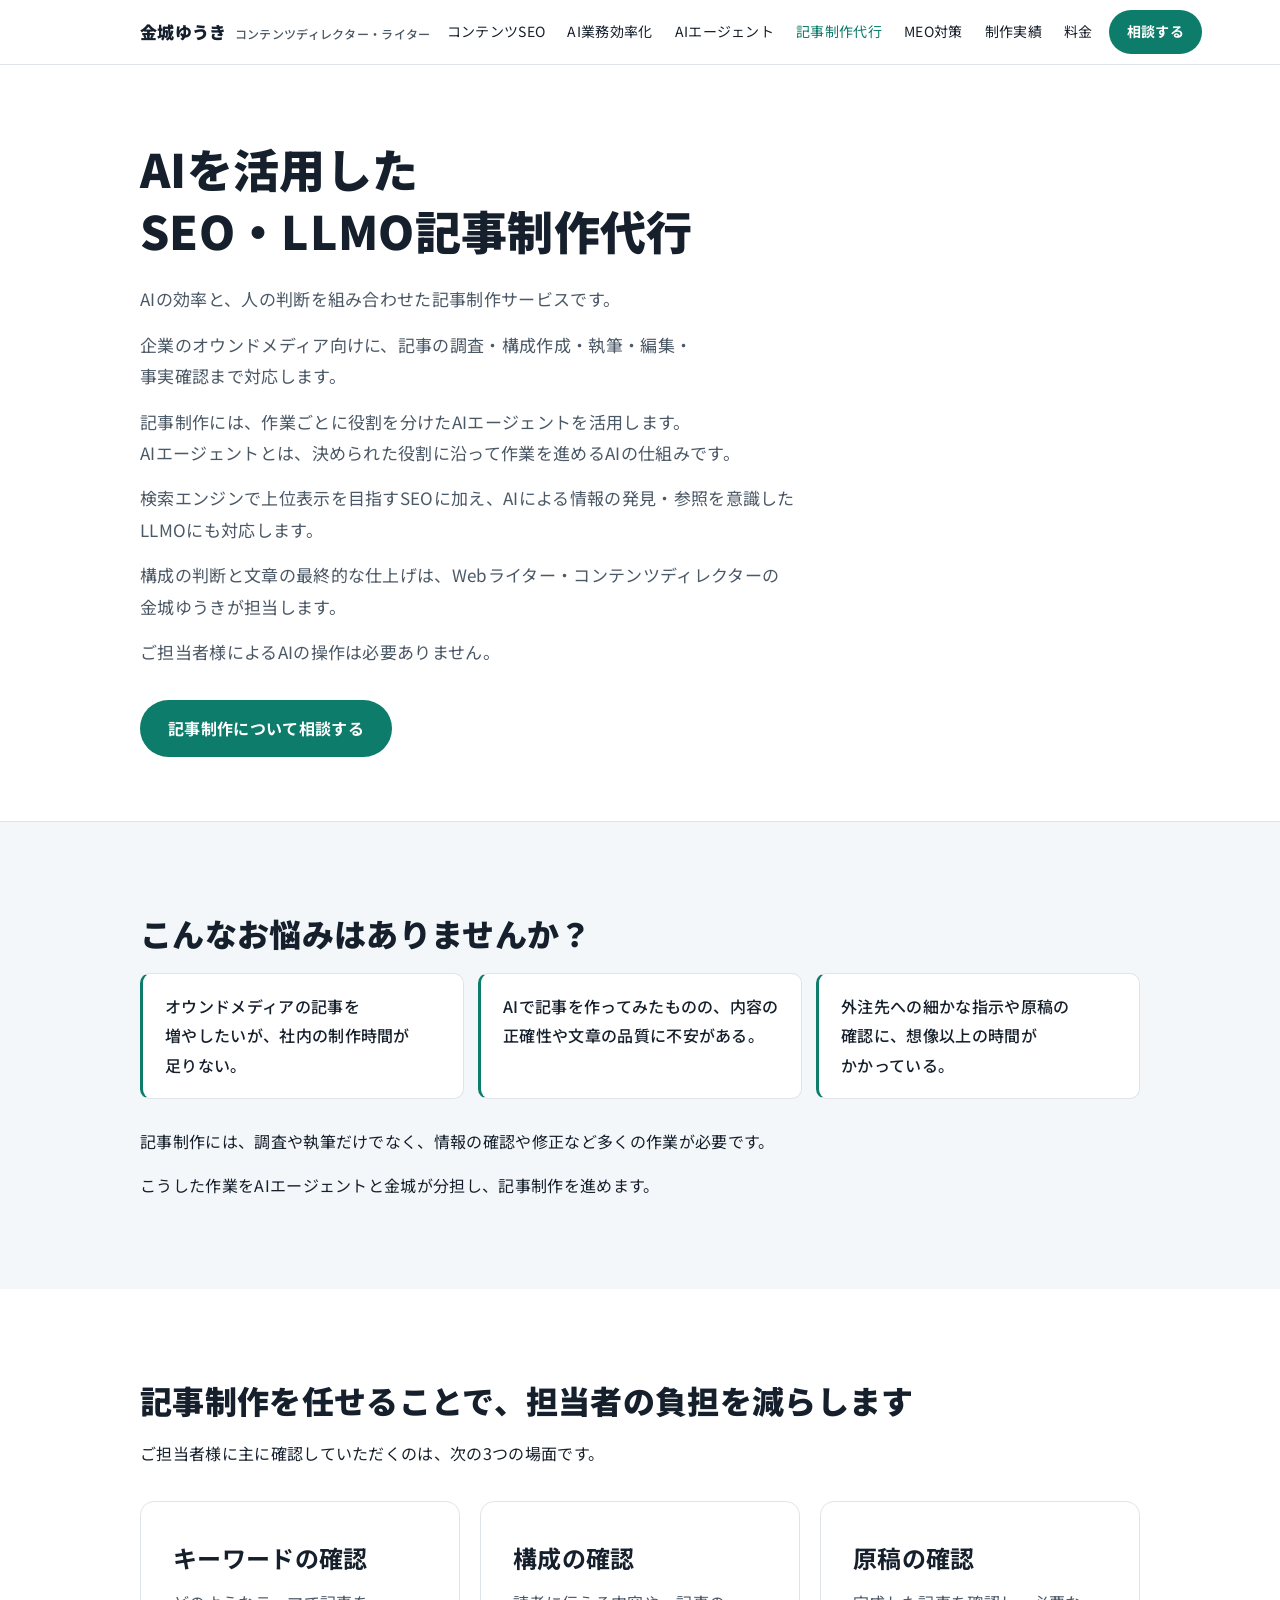
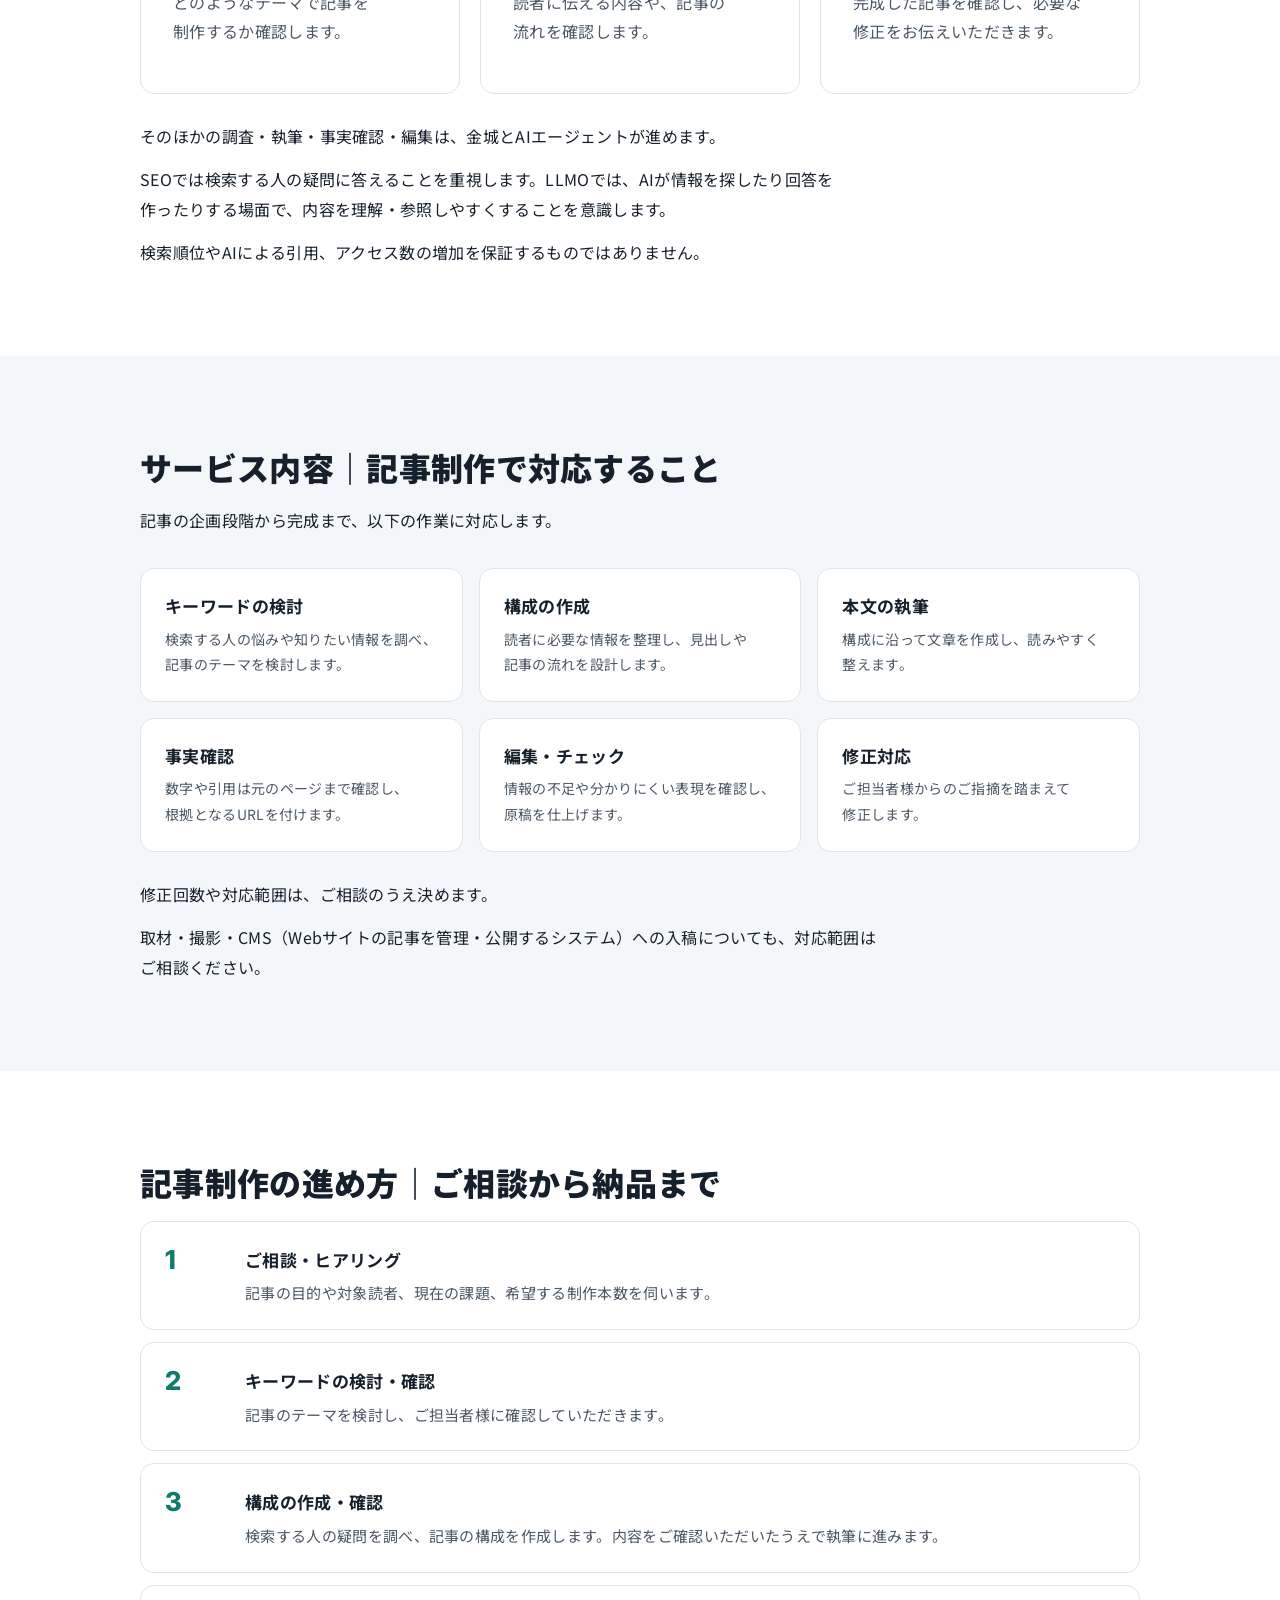
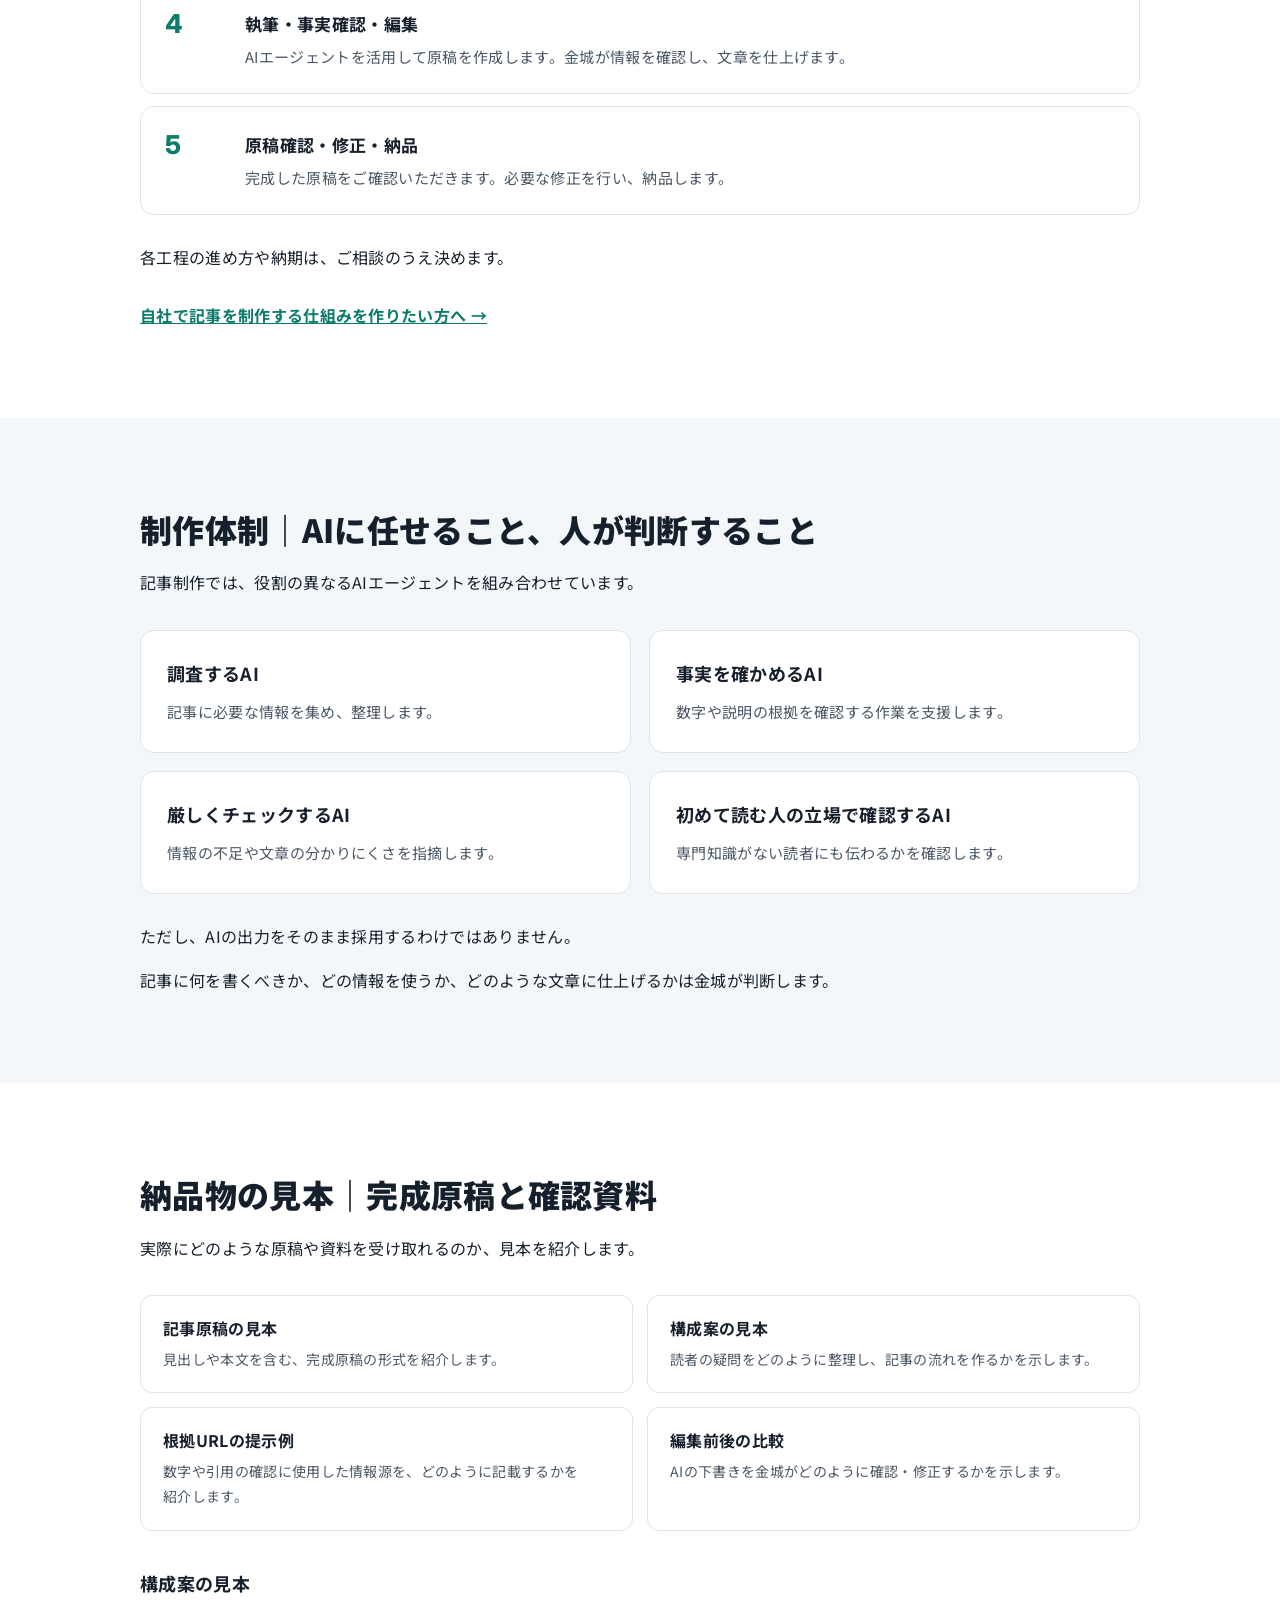
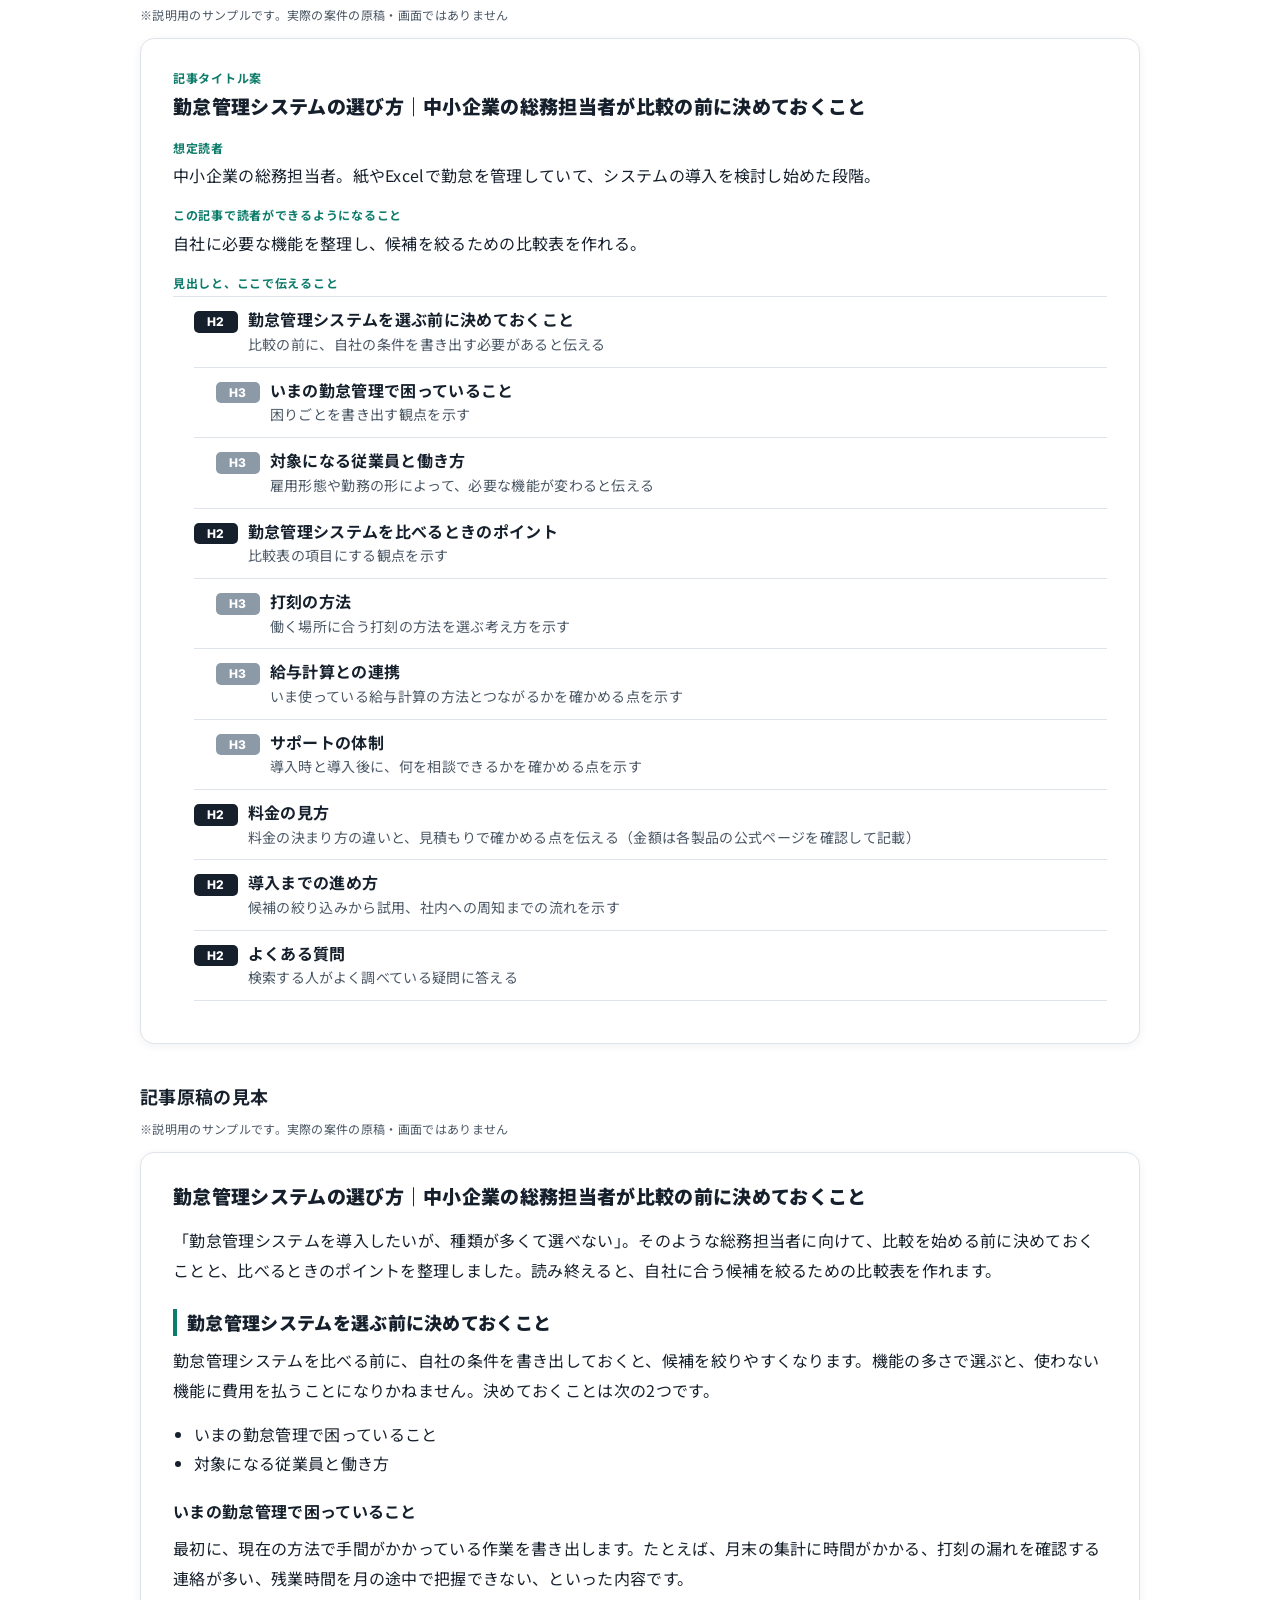
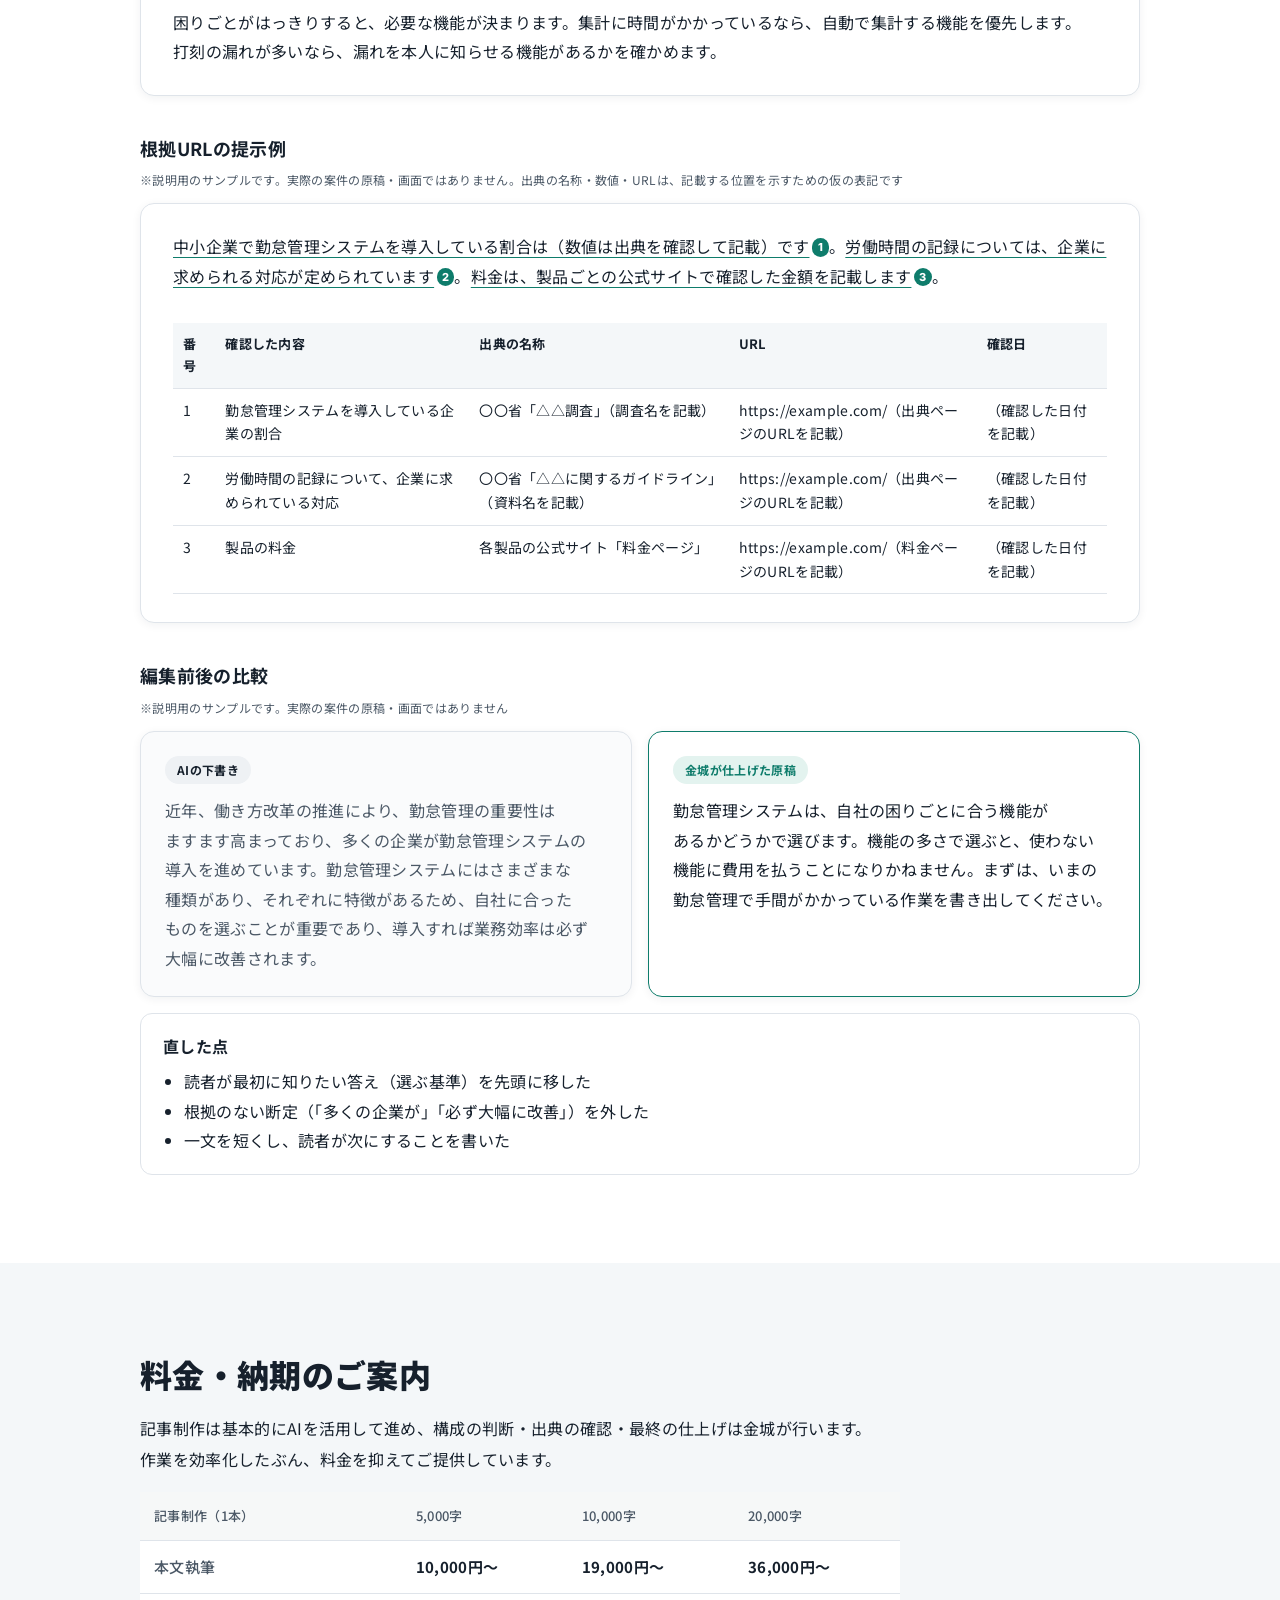
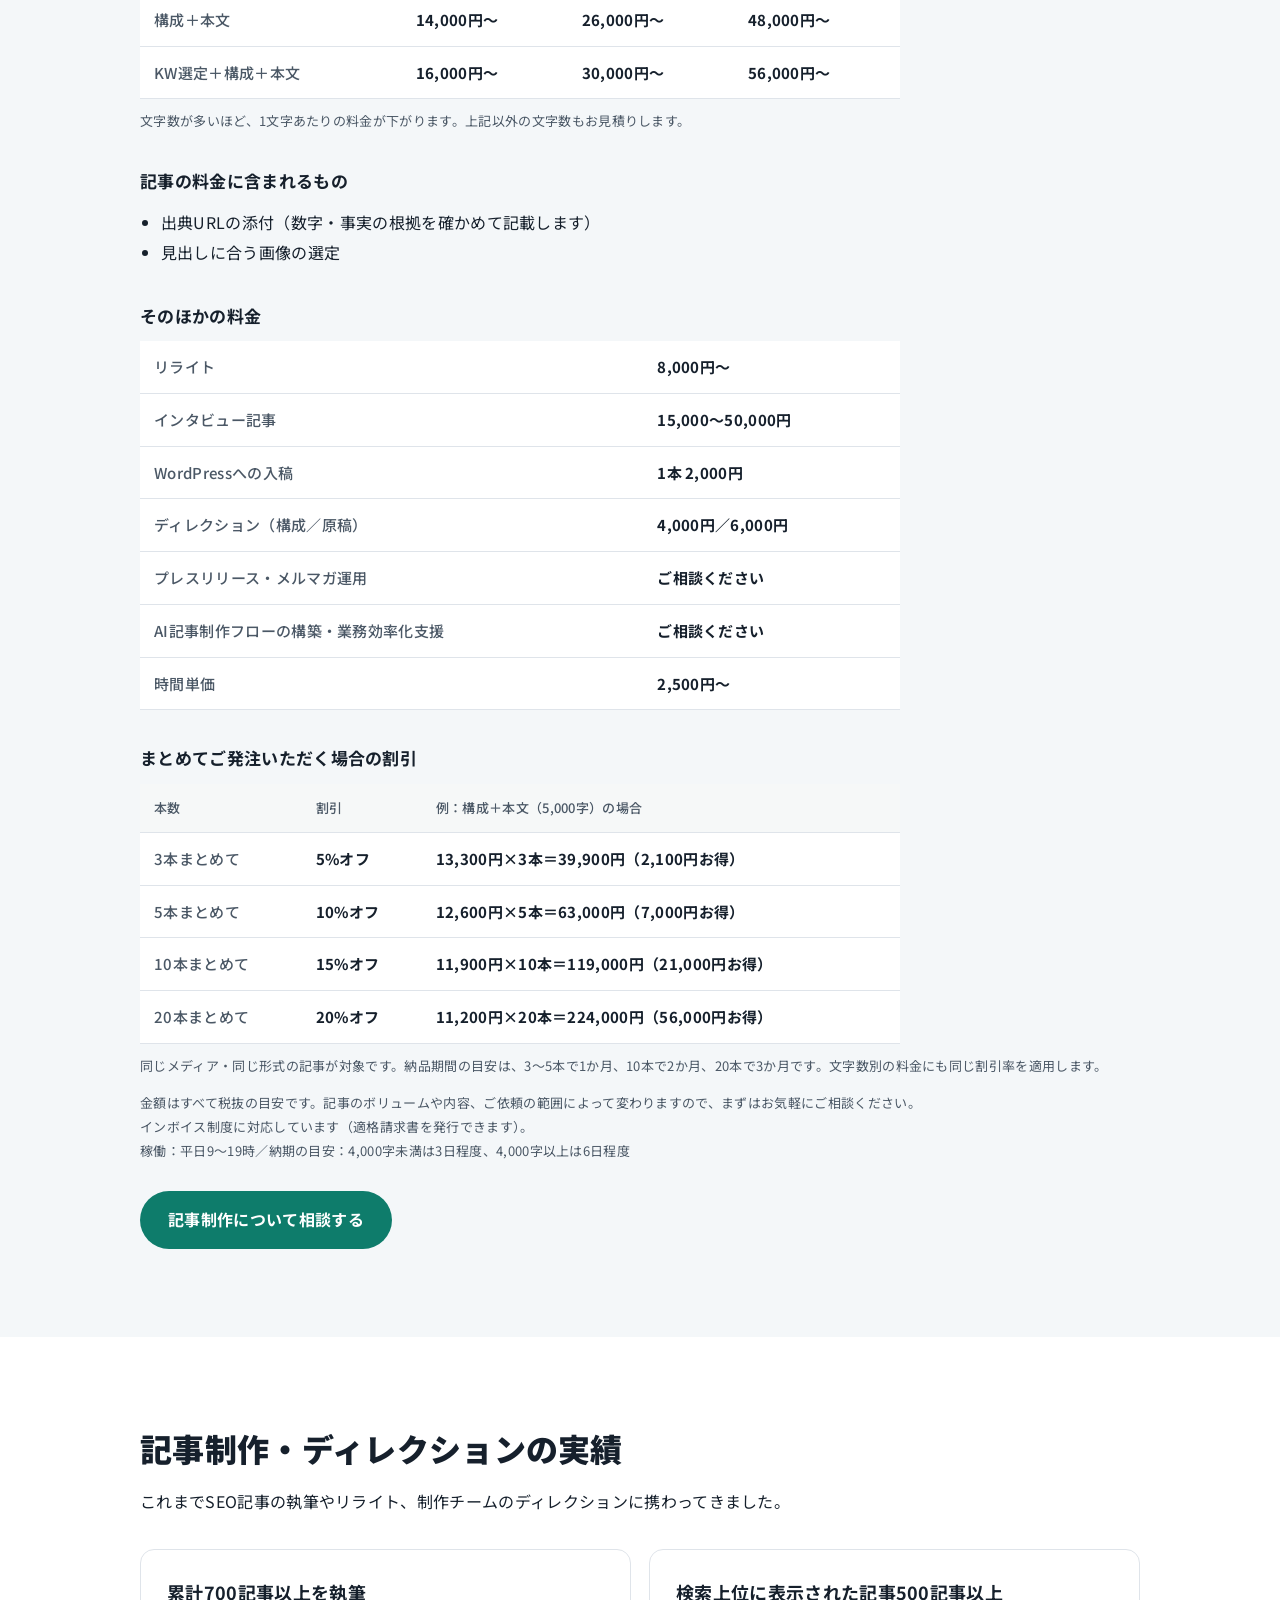
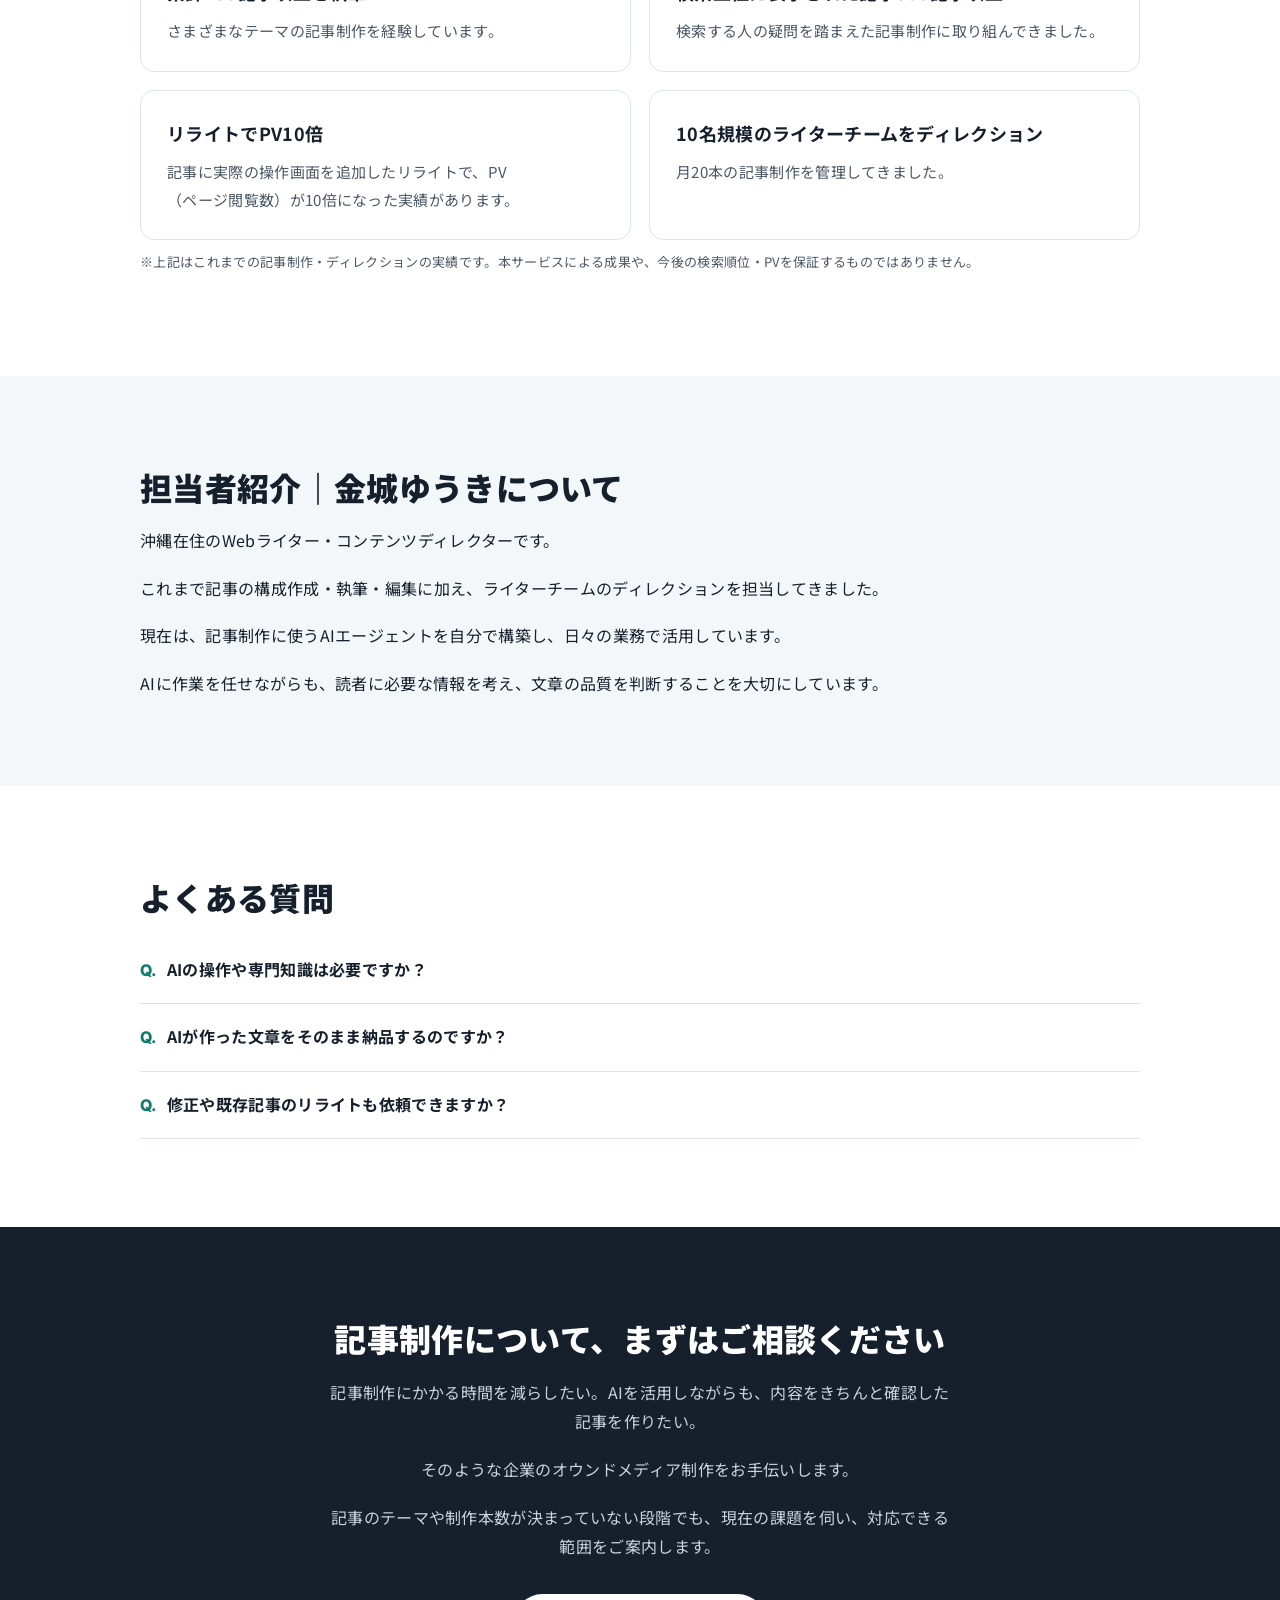
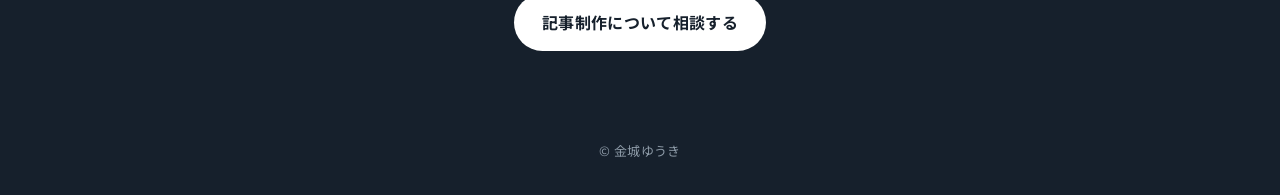
<file: ai-writing.html>
<!doctype html>
<html lang="ja">
<head>
<meta charset="utf-8">
<meta name="viewport" content="width=device-width, initial-scale=1">
<!-- 本文の元原稿：_LP2本の本文_ChatGPT原稿_20261012.md の「LP①」 -->
<title>AIを活用したSEO・LLMO記事制作代行｜金城ゆうき</title>
<meta name="description" content="AIの効率と、人の判断を組み合わせた記事制作サービスです。企業のオウンドメディア向けに、記事の調査・構成作成・執筆・編集・事実確認まで対応します。">
<meta name="theme-color" content="#16202c">
<link rel="icon" href="data:image/svg+xml,%3Csvg xmlns=%22http://www.w3.org/2000/svg%22 viewBox=%220 0 64 64%22%3E%3Crect width=%2264%22 height=%2264%22 rx=%2214%22 fill=%22%2316202c%22/%3E%3Ctext x=%2232%22 y=%2243%22 font-size=%2230%22 font-family=%22sans-serif%22 font-weight=%22700%22 text-anchor=%22middle%22 fill=%22%23ffffff%22%3EYK%3C/text%3E%3C/svg%3E">
<link rel="preconnect" href="https://fonts.googleapis.com">
<link rel="preconnect" href="https://fonts.gstatic.com" crossorigin>
<link href="https://fonts.googleapis.com/css2?family=Noto+Sans+JP:wght@400;500;700;900&family=Inter:wght@600;800&display=swap" rel="stylesheet">
<!-- seo:start -->
<link rel="canonical" href="https://yukinjou0127-spec.github.io/ai-writing.html">
<meta property="og:type" content="article">
<meta property="og:site_name" content="金城ゆうき｜コンテンツディレクター・ライター">
<meta property="og:locale" content="ja_JP">
<meta property="og:url" content="https://yukinjou0127-spec.github.io/ai-writing.html">
<meta property="og:title" content="AIを活用したSEO・LLMO記事制作代行｜金城ゆうき">
<meta property="og:description" content="AIの効率と、人の判断を組み合わせた記事制作サービスです。企業のオウンドメディア向けに、記事の調査・構成作成・執筆・編集・事実確認まで対応します。">
<meta name="twitter:card" content="summary">
<script type="application/ld+json">
{
 "@context": "https://schema.org",
 "@graph": [
  {
   "@type": "WebPage",
   "@id": "https://yukinjou0127-spec.github.io/ai-writing.html",
   "url": "https://yukinjou0127-spec.github.io/ai-writing.html",
   "name": "AIを活用したSEO・LLMO記事制作代行｜金城ゆうき",
   "description": "AIの効率と、人の判断を組み合わせた記事制作サービスです。企業のオウンドメディア向けに、記事の調査・構成作成・執筆・編集・事実確認まで対応します。",
   "inLanguage": "ja",
   "about": {
    "@id": "https://yukinjou0127-spec.github.io/#service"
   },
   "author": {
    "@id": "https://yukinjou0127-spec.github.io/#person"
   }
  },
  {
   "@type": "FAQPage",
   "mainEntity": [
    {
     "@type": "Question",
     "name": "AIの操作や専門知識は必要ですか？",
     "acceptedAnswer": {
      "@type": "Answer",
      "text": "必要ありません。AIエージェントの操作は金城が行います。ご担当者様には、主にキーワード・構成・原稿を確認していただきます。"
     }
    },
    {
     "@type": "Question",
     "name": "AIが作った文章をそのまま納品するのですか？",
     "acceptedAnswer": {
      "@type": "Answer",
      "text": "いいえ。AIの出力を金城が確認し、必要な情報の追加や文章の修正を行います。数字や引用は元のページで確認し、根拠URLを付けて納品します。"
     }
    },
    {
     "@type": "Question",
     "name": "修正や既存記事のリライトも依頼できますか？",
     "acceptedAnswer": {
      "@type": "Answer",
      "text": "ご相談いただけます。記事の内容や希望する修正範囲を伺い、対応内容を決めます。修正回数や納期もご相談のうえ決めます。"
     }
    }
   ]
  }
 ]
}
</script>
<!-- seo:end -->
<link rel="stylesheet" href="style.css">
<style>
/* このページだけで使う最小限の追加（style.css は変更していない） */
.lp-hero h1{font-size:clamp(28px,4.2vw,46px)}
.lp-hero p.desc{margin-bottom:14px}
.lp-hero .cta-row{margin-top:32px}
.body-text{max-width:760px}
.body-text p{margin:0 0 18px}
.body-text p:last-child{margin-bottom:0}
.before{margin:0 0 32px;max-width:760px}
.after{margin:28px 0 0;max-width:760px}
.after + .after{margin-top:14px}
.sample-frame{margin-top:28px;border:2px dashed #b9c6c2;border-radius:var(--radius);background:#f2f5f4;color:#7c8c87;font-weight:700;text-align:center;padding:56px 20px}
.x-link{margin:28px 0 0;font-weight:700}
/* 見本（説明用サンプル） */
.smp{margin-top:36px}
.smp-title{font-size:18px;margin:0 0 4px}
.smp-note{font-size:12px;color:var(--sub);margin:0 0 12px}
.doc{background:#fff;border:1px solid var(--line);border-radius:var(--radius);box-shadow:0 2px 10px rgba(22,32,44,.06);padding:28px 32px;overflow-wrap:anywhere}
.doc p{margin:0 0 14px}
.doc p:last-child{margin-bottom:0}
.doc .d-label{font-size:12px;font-weight:700;color:var(--accent);letter-spacing:.06em;margin:0 0 2px}
.doc .d-title{font-size:19px;font-weight:900;line-height:1.55;margin:0 0 16px}
.doc .d-h2{font-size:18px;font-weight:900;line-height:1.5;margin:24px 0 10px;padding-left:10px;border-left:4px solid var(--accent)}
.doc .d-h3{font-size:16px;font-weight:700;margin:18px 0 8px}
.doc ul{margin:0 0 14px;padding-left:1.3em}
.outline{list-style:none;margin:0;padding:0;border-top:1px solid var(--line)}
.outline li{display:grid;grid-template-columns:44px minmax(0,1fr);gap:4px 10px;padding:10px 0;border-bottom:1px solid var(--line)}
.outline li.h3{padding-left:22px}
.outline .lv{font-family:Inter,sans-serif;font-weight:800;font-size:12px;color:#fff;background:var(--ink);border-radius:5px;text-align:center;align-self:start;margin-top:4px;line-height:1.8}
.outline li.h3 .lv{background:#8c99a6}
.outline b{display:block;line-height:1.6}
.outline span.memo{display:block;font-size:14px;color:var(--sub);line-height:1.7}
.ref{text-decoration:underline;text-decoration-color:var(--accent);text-underline-offset:4px}
.ref-no{display:inline-block;min-width:1.5em;text-align:center;font-family:Inter,sans-serif;font-size:11px;font-weight:800;color:#fff;background:var(--accent);border-radius:999px;padding:0 5px;margin-left:3px;vertical-align:2px;line-height:1.7}
.smp-table{margin-top:18px;font-size:14px}
.smp-table th,.smp-table td{white-space:normal;font-weight:400;vertical-align:top;line-height:1.7;padding:10px 10px;overflow-wrap:anywhere}
.smp-table thead th{background:var(--soft);font-weight:700;color:var(--ink);font-size:13px}
.ba{display:grid;grid-template-columns:repeat(2,minmax(0,1fr));gap:16px}
.ba .doc{padding:22px 24px}
.ba .before-doc{background:#fafbfc;color:var(--sub)}
.ba .after-doc{border-color:var(--accent)}
.ba .chip{display:inline-block;font-size:12px;font-weight:700;border-radius:999px;padding:3px 12px;margin-bottom:12px;background:#eef1f4;color:var(--ink)}
.ba .after-doc .chip{background:var(--accent-soft);color:var(--accent)}
.fixes{margin:16px 0 0;padding:18px 22px 18px 22px;background:#fff;border:1px solid var(--line);border-radius:12px}
.fixes p{margin:0 0 6px;font-weight:700}
.fixes ul{margin:0;padding-left:1.3em}
@media (max-width:700px){
  .doc{padding:20px 18px}
  .ba{grid-template-columns:minmax(0,1fr)}
  .outline li.h3{padding-left:10px}
  .smp-table{font-size:13px}
  .smp-table th,.smp-table td{padding:8px 6px}
}
.cta-row.gap{margin-top:28px}
</style>
</head>
<body>

<header>
  <div class="wrap">
    <a class="logo" href="index.html">金城ゆうき<span>コンテンツディレクター・ライター</span></a>
    <nav>
      <a href="content-seo.html">コンテンツSEO</a>
      <a href="ai-efficiency.html">AI業務効率化</a>
      <a href="ai-agent.html">AIエージェント</a>
      <a href="ai-writing.html" aria-current="page">記事制作代行</a>
      <a href="meo.html">MEO対策</a>
      <a class="m" href="works.html">制作実績</a>
      <a href="index.html#price">料金</a>
    </nav>
    <a class="btn small" href="contact.html">相談する</a>
  </div>
</header>

<main>
<section class="lp-hero">
  <div class="wrap">
    <h1>AIを活用した<br><span class="ib">SEO・LLMO記事制作代行</span></h1>
    <p class="desc">AIの効率と、人の判断を組み合わせた記事制作サービスです。</p>
    <p class="desc">企業のオウンドメディア向けに、記事の調査・構成作成・執筆・編集・事実確認まで対応します。</p>
    <p class="desc">記事制作には、作業ごとに役割を分けたAIエージェントを活用します。AIエージェントとは、決められた役割に沿って作業を進めるAIの仕組みです。</p>
    <p class="desc">検索エンジンで上位表示を目指すSEOに加え、AIによる情報の発見・参照を意識したLLMOにも対応します。</p>
    <p class="desc">構成の判断と文章の最終的な仕上げは、Webライター・コンテンツディレクターの金城ゆうきが担当します。</p>
    <p class="desc">ご担当者様によるAIの操作は必要ありません。</p>
    <div class="cta-row">
      <a class="btn" href="contact.html">記事制作について相談する</a>
    </div>
  </div>
</section>

<section class="soft">
  <div class="wrap">
    <h2>こんなお悩みはありませんか？</h2>
    <div class="problems">
      <div class="problem"><p>オウンドメディアの記事を増やしたいが、社内の制作時間が足りない。</p></div>
      <div class="problem"><p>AIで記事を作ってみたものの、内容の正確性や文章の品質に不安がある。</p></div>
      <div class="problem"><p>外注先への細かな指示や原稿の確認に、想像以上の時間がかかっている。</p></div>
    </div>
    <p class="after">記事制作には、調査や執筆だけでなく、情報の確認や修正など多くの作業が必要です。</p>
    <p class="after">こうした作業をAIエージェントと金城が分担し、記事制作を進めます。</p>
  </div>
</section>

<section>
  <div class="wrap">
    <h2>記事制作を任せることで、担当者の負担を減らします</h2>
    <p class="before">ご担当者様に主に確認していただくのは、次の3つの場面です。</p>
    <div class="pillars three">
      <div class="pillar"><h3>キーワードの確認</h3><p>どのようなテーマで記事を制作するか確認します。</p></div>
      <div class="pillar"><h3>構成の確認</h3><p>読者に伝える内容や、記事の流れを確認します。</p></div>
      <div class="pillar"><h3>原稿の確認</h3><p>完成した記事を確認し、必要な修正をお伝えいただきます。</p></div>
    </div>
    <p class="after">そのほかの調査・執筆・事実確認・編集は、金城とAIエージェントが進めます。</p>
    <p class="after">SEOでは検索する人の疑問に答えることを重視します。LLMOでは、AIが情報を探したり回答を作ったりする場面で、内容を理解・参照しやすくすることを意識します。</p>
    <p class="after">検索順位やAIによる引用、アクセス数の増加を保証するものではありません。</p>
  </div>
</section>

<section class="soft">
  <div class="wrap">
    <h2>サービス内容｜記事制作で対応すること</h2>
    <p class="before">記事の企画段階から完成まで、以下の作業に対応します。</p>
    <div class="menu">
      <div class="menu-item"><h3>キーワードの検討</h3><p>検索する人の悩みや知りたい情報を調べ、記事のテーマを検討します。</p></div>
      <div class="menu-item"><h3>構成の作成</h3><p>読者に必要な情報を整理し、見出しや記事の流れを設計します。</p></div>
      <div class="menu-item"><h3>本文の執筆</h3><p>構成に沿って文章を作成し、読みやすく整えます。</p></div>
      <div class="menu-item"><h3>事実確認</h3><p>数字や引用は元のページまで確認し、根拠となるURLを付けます。</p></div>
      <div class="menu-item"><h3>編集・チェック</h3><p>情報の不足や分かりにくい表現を確認し、原稿を仕上げます。</p></div>
      <div class="menu-item"><h3>修正対応</h3><p>ご担当者様からのご指摘を踏まえて修正します。</p></div>
    </div>
    <p class="after">修正回数や対応範囲は、ご相談のうえ決めます。</p>
    <p class="after">取材・撮影・CMS（Webサイトの記事を管理・公開するシステム）への入稿についても、対応範囲はご相談ください。</p>
  </div>
</section>

<section>
  <div class="wrap">
    <h2>記事制作の進め方｜ご相談から納品まで</h2>
    <ol class="process">
      <li><span class="no">1</span><div><h3>ご相談・ヒアリング</h3><p>記事の目的や対象読者、現在の課題、希望する制作本数を伺います。</p></div></li>
      <li><span class="no">2</span><div><h3>キーワードの検討・確認</h3><p>記事のテーマを検討し、ご担当者様に確認していただきます。</p></div></li>
      <li><span class="no">3</span><div><h3>構成の作成・確認</h3><p>検索する人の疑問を調べ、記事の構成を作成します。内容をご確認いただいたうえで執筆に進みます。</p></div></li>
      <li><span class="no">4</span><div><h3>執筆・事実確認・編集</h3><p>AIエージェントを活用して原稿を作成します。金城が情報を確認し、文章を仕上げます。</p></div></li>
      <li><span class="no">5</span><div><h3>原稿確認・修正・納品</h3><p>完成した原稿をご確認いただきます。必要な修正を行い、納品します。</p></div></li>
    </ol>
    <p class="after">各工程の進め方や納期は、ご相談のうえ決めます。</p>
    <!-- 原稿にない追加（構成案で決まっている相互案内の1行） -->
    <p class="x-link"><a href="ai-agent.html">自社で記事を制作する仕組みを作りたい方へ →</a></p>
  </div>
</section>

<section class="soft">
  <div class="wrap">
    <h2>制作体制｜AIに任せること、人が判断すること</h2>
    <p class="before">記事制作では、役割の異なるAIエージェントを組み合わせています。</p>
    <div class="reasons">
      <div class="reason"><h3>調査するAI</h3><p>記事に必要な情報を集め、整理します。</p></div>
      <div class="reason"><h3>事実を確かめるAI</h3><p>数字や説明の根拠を確認する作業を支援します。</p></div>
      <div class="reason"><h3>厳しくチェックするAI</h3><p>情報の不足や文章の分かりにくさを指摘します。</p></div>
      <div class="reason"><h3>初めて読む人の立場で確認するAI</h3><p>専門知識がない読者にも伝わるかを確認します。</p></div>
    </div>
    <p class="after">ただし、AIの出力をそのまま採用するわけではありません。</p>
    <p class="after">記事に何を書くべきか、どの情報を使うか、どのような文章に仕上げるかは金城が判断します。</p>
  </div>
</section>

<section>
  <div class="wrap">
    <h2>納品物の見本｜完成原稿と確認資料</h2>
    <p class="before">実際にどのような原稿や資料を受け取れるのか、見本を紹介します。</p>
    <div class="effort-grid">
      <div class="effort"><h3>記事原稿の見本</h3><p>見出しや本文を含む、完成原稿の形式を紹介します。</p></div>
      <div class="effort"><h3>構成案の見本</h3><p>読者の疑問をどのように整理し、記事の流れを作るかを示します。</p></div>
      <div class="effort"><h3>根拠URLの提示例</h3><p>数字や引用の確認に使用した情報源を、どのように記載するかを紹介します。</p></div>
      <div class="effort"><h3>編集前後の比較</h3><p>AIの下書きを金城がどのように確認・修正するかを示します。</p></div>
    </div>
    <!-- サンプル：後で実物に差し替え -->
    <div class="smp">
      <h3 class="smp-title">構成案の見本</h3>
      <p class="smp-note">※説明用のサンプルです。実際の案件の原稿・画面ではありません</p>
      <div class="doc">
        <p class="d-label">記事タイトル案</p>
        <p class="d-title">勤怠管理システムの選び方｜中小企業の総務担当者が比較の前に決めておくこと</p>
        <p class="d-label">想定読者</p>
        <p>中小企業の総務担当者。紙やExcelで勤怠を管理していて、システムの導入を検討し始めた段階。</p>
        <p class="d-label">この記事で読者ができるようになること</p>
        <p>自社に必要な機能を整理し、候補を絞るための比較表を作れる。</p>
        <p class="d-label">見出しと、ここで伝えること</p>
        <ul class="outline">
          <li><span class="lv">H2</span><div><b>勤怠管理システムを選ぶ前に決めておくこと</b><span class="memo">比較の前に、自社の条件を書き出す必要があると伝える</span></div></li>
          <li class="h3"><span class="lv">H3</span><div><b>いまの勤怠管理で困っていること</b><span class="memo">困りごとを書き出す観点を示す</span></div></li>
          <li class="h3"><span class="lv">H3</span><div><b>対象になる従業員と働き方</b><span class="memo">雇用形態や勤務の形によって、必要な機能が変わると伝える</span></div></li>
          <li><span class="lv">H2</span><div><b>勤怠管理システムを比べるときのポイント</b><span class="memo">比較表の項目にする観点を示す</span></div></li>
          <li class="h3"><span class="lv">H3</span><div><b>打刻の方法</b><span class="memo">働く場所に合う打刻の方法を選ぶ考え方を示す</span></div></li>
          <li class="h3"><span class="lv">H3</span><div><b>給与計算との連携</b><span class="memo">いま使っている給与計算の方法とつながるかを確かめる点を示す</span></div></li>
          <li class="h3"><span class="lv">H3</span><div><b>サポートの体制</b><span class="memo">導入時と導入後に、何を相談できるかを確かめる点を示す</span></div></li>
          <li><span class="lv">H2</span><div><b>料金の見方</b><span class="memo">料金の決まり方の違いと、見積もりで確かめる点を伝える（金額は各製品の公式ページを確認して記載）</span></div></li>
          <li><span class="lv">H2</span><div><b>導入までの進め方</b><span class="memo">候補の絞り込みから試用、社内への周知までの流れを示す</span></div></li>
          <li><span class="lv">H2</span><div><b>よくある質問</b><span class="memo">検索する人がよく調べている疑問に答える</span></div></li>
        </ul>
      </div>
    </div>

    <!-- サンプル：後で実物に差し替え -->
    <div class="smp">
      <h3 class="smp-title">記事原稿の見本</h3>
      <p class="smp-note">※説明用のサンプルです。実際の案件の原稿・画面ではありません</p>
      <div class="doc">
        <p class="d-title">勤怠管理システムの選び方｜中小企業の総務担当者が比較の前に決めておくこと</p>
        <p>「勤怠管理システムを導入したいが、種類が多くて選べない」。そのような総務担当者に向けて、比較を始める前に決めておくことと、比べるときのポイントを整理しました。読み終えると、自社に合う候補を絞るための比較表を作れます。</p>
        <p class="d-h2">勤怠管理システムを選ぶ前に決めておくこと</p>
        <p>勤怠管理システムを比べる前に、自社の条件を書き出しておくと、候補を絞りやすくなります。機能の多さで選ぶと、使わない機能に費用を払うことになりかねません。決めておくことは次の2つです。</p>
        <ul>
          <li>いまの勤怠管理で困っていること</li>
          <li>対象になる従業員と働き方</li>
        </ul>
        <p class="d-h3">いまの勤怠管理で困っていること</p>
        <p>最初に、現在の方法で手間がかかっている作業を書き出します。たとえば、月末の集計に時間がかかる、打刻の漏れを確認する連絡が多い、残業時間を月の途中で把握できない、といった内容です。</p>
        <p>困りごとがはっきりすると、必要な機能が決まります。集計に時間がかかっているなら、自動で集計する機能を優先します。打刻の漏れが多いなら、漏れを本人に知らせる機能があるかを確かめます。</p>
      </div>
    </div>

    <!-- サンプル：後で実物に差し替え -->
    <div class="smp">
      <h3 class="smp-title">根拠URLの提示例</h3>
      <p class="smp-note">※説明用のサンプルです。実際の案件の原稿・画面ではありません。出典の名称・数値・URLは、記載する位置を示すための仮の表記です</p>
      <div class="doc">
        <p><span class="ref">中小企業で勤怠管理システムを導入している割合は（数値は出典を確認して記載）です</span><span class="ref-no">1</span>。<span class="ref">労働時間の記録については、企業に求められる対応が定められています</span><span class="ref-no">2</span>。<span class="ref">料金は、製品ごとの公式サイトで確認した金額を記載します</span><span class="ref-no">3</span>。</p>
        <div class="table-wrap">
          <table class="smp-table">
            <thead>
              <tr><th>番号</th><th>確認した内容</th><th>出典の名称</th><th>URL</th><th>確認日</th></tr>
            </thead>
            <tbody>
              <tr><td>1</td><td>勤怠管理システムを導入している企業の割合</td><td>〇〇省「△△調査」（調査名を記載）</td><td>https://example.com/（出典ページのURLを記載）</td><td>（確認した日付を記載）</td></tr>
              <tr><td>2</td><td>労働時間の記録について、企業に求められている対応</td><td>〇〇省「△△に関するガイドライン」（資料名を記載）</td><td>https://example.com/（出典ページのURLを記載）</td><td>（確認した日付を記載）</td></tr>
              <tr><td>3</td><td>製品の料金</td><td>各製品の公式サイト「料金ページ」</td><td>https://example.com/（料金ページのURLを記載）</td><td>（確認した日付を記載）</td></tr>
            </tbody>
          </table>
        </div>
      </div>
    </div>

    <!-- サンプル：後で実物に差し替え -->
    <div class="smp">
      <h3 class="smp-title">編集前後の比較</h3>
      <p class="smp-note">※説明用のサンプルです。実際の案件の原稿・画面ではありません</p>
      <div class="ba">
        <div class="doc before-doc">
          <span class="chip">AIの下書き</span>
          <p>近年、働き方改革の推進により、勤怠管理の重要性はますます高まっており、多くの企業が勤怠管理システムの導入を進めています。勤怠管理システムにはさまざまな種類があり、それぞれに特徴があるため、自社に合ったものを選ぶことが重要であり、導入すれば業務効率は必ず大幅に改善されます。</p>
        </div>
        <div class="doc after-doc">
          <span class="chip">金城が仕上げた原稿</span>
          <p>勤怠管理システムは、自社の困りごとに合う機能があるかどうかで選びます。機能の多さで選ぶと、使わない機能に費用を払うことになりかねません。まずは、いまの勤怠管理で手間がかかっている作業を書き出してください。</p>
        </div>
      </div>
      <div class="fixes">
        <p>直した点</p>
        <ul>
          <li>読者が最初に知りたい答え（選ぶ基準）を先頭に移した</li>
          <li>根拠のない断定（「多くの企業が」「必ず大幅に改善」）を外した</li>
          <li>一文を短くし、読者が次にすることを書いた</li>
        </ul>
      </div>
    </div>
  </div>
</section>

<section class="soft">
  <div class="wrap">
    <h2>料金・納期のご案内</h2>
    <p class="price-lead">記事制作は基本的にAIを活用して進め、構成の判断・出典の確認・最終の仕上げは金城が行います。作業を効率化したぶん、料金を抑えてご提供しています。</p>
    <div class="table-wrap price-table">
      <table class="price-len">
        <tr><th>記事制作（1本）</th><th>5,000字</th><th>10,000字</th><th>20,000字</th></tr>
        <tr><th>本文執筆</th><td>10,000円〜</td><td>19,000円〜</td><td>36,000円〜</td></tr>
        <tr><th>構成＋本文</th><td>14,000円〜</td><td>26,000円〜</td><td>48,000円〜</td></tr>
        <tr><th>KW選定＋構成＋本文</th><td>16,000円〜</td><td>30,000円〜</td><td>56,000円〜</td></tr>
      </table>
    </div>
    <p class="note">文字数が多いほど、1文字あたりの料金が下がります。上記以外の文字数もお見積りします。</p>
    <h3 class="price-sub">記事の料金に含まれるもの</h3>
    <ul class="price-incl">
      <li>出典URLの添付（数字・事実の根拠を確かめて記載します）</li>
      <li>見出しに合う画像の選定</li>
    </ul>
    <h3 class="price-sub">そのほかの料金</h3>
    <div class="table-wrap price-table">
      <table>
        <tr><th>リライト</th><td>8,000円〜</td></tr>
        <tr><th>インタビュー記事</th><td>15,000〜50,000円</td></tr>
        <tr><th>WordPressへの入稿</th><td>1本 2,000円</td></tr>
        <tr><th>ディレクション（構成／原稿）</th><td>4,000円／6,000円</td></tr>
        <tr><th>プレスリリース・メルマガ運用</th><td>ご相談ください</td></tr>
        <tr><th>AI記事制作フローの構築・業務効率化支援</th><td>ご相談ください</td></tr>
        <tr><th>時間単価</th><td>2,500円〜</td></tr>
      </table>
    </div>
    <h3 class="price-sub">まとめてご発注いただく場合の割引</h3>
    <div class="table-wrap price-table">
      <table class="price-bulk">
        <tr><th>本数</th><th>割引</th><th>例：構成＋本文（5,000字）の場合</th></tr>
        <tr><th>3本まとめて</th><td>5%オフ</td><td>13,300円×3本＝39,900円（2,100円お得）</td></tr>
        <tr><th>5本まとめて</th><td>10%オフ</td><td>12,600円×5本＝63,000円（7,000円お得）</td></tr>
        <tr><th>10本まとめて</th><td>15%オフ</td><td>11,900円×10本＝119,000円（21,000円お得）</td></tr>
        <tr><th>20本まとめて</th><td>20%オフ</td><td>11,200円×20本＝224,000円（56,000円お得）</td></tr>
      </table>
    </div>
    <p class="note">同じメディア・同じ形式の記事が対象です。納品期間の目安は、3〜5本で1か月、10本で2か月、20本で3か月です。文字数別の料金にも同じ割引率を適用します。</p>
    <p class="note">金額はすべて税抜の目安です。記事のボリュームや内容、ご依頼の範囲によって変わりますので、まずはお気軽にご相談ください。<br>インボイス制度に対応しています（適格請求書を発行できます）。<br>稼働：平日9〜19時／納期の目安：4,000字未満は3日程度、4,000字以上は6日程度</p>
    <div class="cta-row gap">
      <a class="btn" href="contact.html">記事制作について相談する</a>
    </div>
  </div>
</section>

<section>
  <div class="wrap">
    <h2>記事制作・ディレクションの実績</h2>
    <p class="before">これまでSEO記事の執筆やリライト、制作チームのディレクションに携わってきました。</p>
    <div class="reasons">
      <div class="reason"><h3>累計700記事以上を執筆</h3><p>さまざまなテーマの記事制作を経験しています。</p></div>
      <div class="reason"><h3>検索上位に表示された記事500記事以上</h3><p>検索する人の疑問を踏まえた記事制作に取り組んできました。</p></div>
      <div class="reason"><h3>リライトでPV10倍</h3><p>記事に実際の操作画面を追加したリライトで、PV（ページ閲覧数）が10倍になった実績があります。</p></div>
      <div class="reason"><h3>10名規模のライターチームをディレクション</h3><p>月20本の記事制作を管理してきました。</p></div>
    </div>
    <p class="note">※上記はこれまでの記事制作・ディレクションの実績です。本サービスによる成果や、今後の検索順位・PVを保証するものではありません。</p>
  </div>
</section>

<section class="soft">
  <div class="wrap">
    <h2>担当者紹介｜金城ゆうきについて</h2>
    <div class="body-text">
      <p>沖縄在住のWebライター・コンテンツディレクターです。</p>
      <p>これまで記事の構成作成・執筆・編集に加え、ライターチームのディレクションを担当してきました。</p>
      <p>現在は、記事制作に使うAIエージェントを自分で構築し、日々の業務で活用しています。</p>
      <p>AIに作業を任せながらも、読者に必要な情報を考え、文章の品質を判断することを大切にしています。</p>
    </div>
  </div>
</section>

<!-- 「Q.」は style.css が質問の前に自動で表示する -->
<section>
  <div class="wrap">
    <h2>よくある質問</h2>
    <details class="faq">
      <summary>AIの操作や専門知識は必要ですか？</summary>
      <p>必要ありません。AIエージェントの操作は金城が行います。ご担当者様には、主にキーワード・構成・原稿を確認していただきます。</p>
    </details>
    <details class="faq">
      <summary>AIが作った文章をそのまま納品するのですか？</summary>
      <p>いいえ。AIの出力を金城が確認し、必要な情報の追加や文章の修正を行います。数字や引用は元のページで確認し、根拠URLを付けて納品します。</p>
    </details>
    <details class="faq">
      <summary>修正や既存記事のリライトも依頼できますか？</summary>
      <p>ご相談いただけます。記事の内容や希望する修正範囲を伺い、対応内容を決めます。修正回数や納期もご相談のうえ決めます。</p>
    </details>
  </div>
</section>

<section class="contact">
  <div class="wrap">
    <h2>記事制作について、まずはご相談ください</h2>
    <p style="margin-bottom:18px">記事制作にかかる時間を減らしたい。AIを活用しながらも、内容をきちんと確認した記事を作りたい。</p>
    <p style="margin-bottom:18px">そのような企業のオウンドメディア制作をお手伝いします。</p>
    <p>記事のテーマや制作本数が決まっていない段階でも、現在の課題を伺い、対応できる範囲をご案内します。</p>
    <div class="cta-row">
      <a class="btn" href="contact.html">記事制作について相談する</a>
    </div>
  </div>
</section>
</main>

<footer>
  <div class="wrap">© 金城ゆうき</div>
</footer>
</body>
</html>
</file>
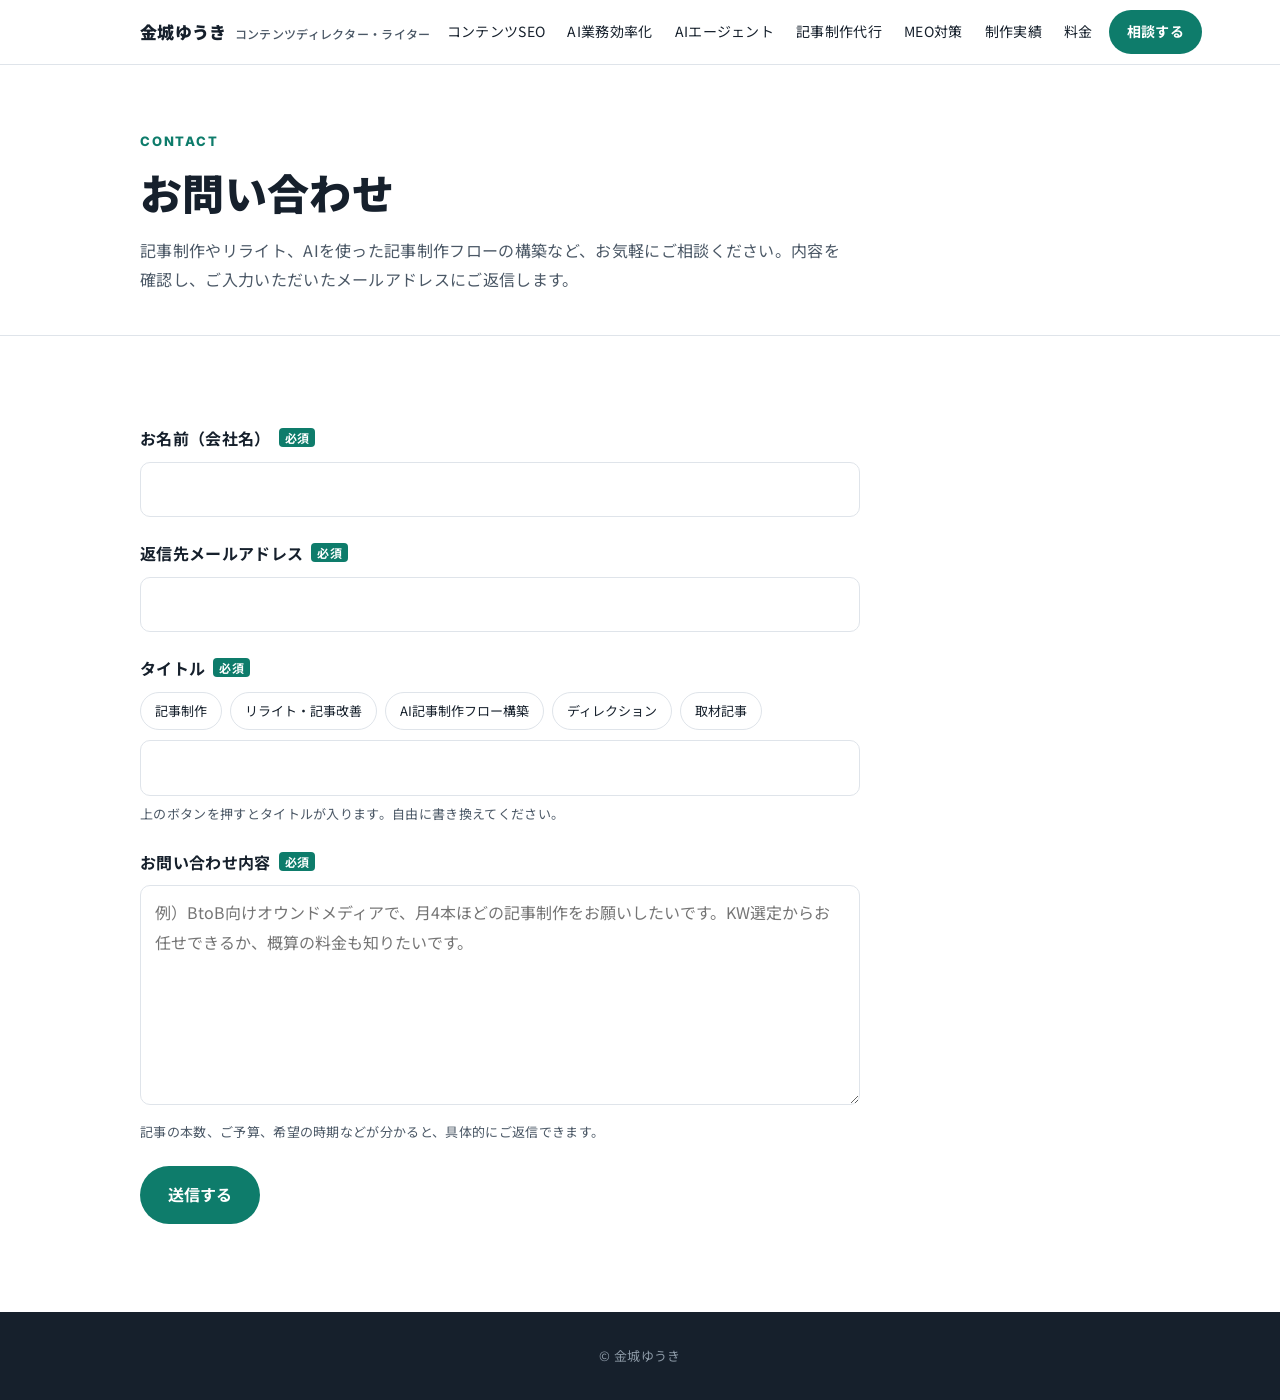
<file: contact.html>
<!doctype html>
<html lang="ja">
<head>
<meta charset="utf-8">
<meta name="viewport" content="width=device-width, initial-scale=1">
<title>お問い合わせ｜金城ゆうき</title>
<meta name="description" content="記事制作、リライト、AIを使った記事制作フローの構築などのご相談はこちらからお送りください。">
<meta name="theme-color" content="#16202c">
<link rel="icon" href="data:image/svg+xml,%3Csvg xmlns=%22http://www.w3.org/2000/svg%22 viewBox=%220 0 64 64%22%3E%3Crect width=%2264%22 height=%2264%22 rx=%2214%22 fill=%22%2316202c%22/%3E%3Ctext x=%2232%22 y=%2243%22 font-size=%2230%22 font-family=%22sans-serif%22 font-weight=%22700%22 text-anchor=%22middle%22 fill=%22%23ffffff%22%3EYK%3C/text%3E%3C/svg%3E">
<link rel="preconnect" href="https://fonts.googleapis.com">
<link rel="preconnect" href="https://fonts.gstatic.com" crossorigin>
<link href="https://fonts.googleapis.com/css2?family=Noto+Sans+JP:wght@400;500;700;900&family=Inter:wght@600;800&display=swap" rel="stylesheet">
<!-- seo:start -->
<link rel="canonical" href="https://yukinjou0127-spec.github.io/contact.html">
<meta property="og:type" content="website">
<meta property="og:site_name" content="金城ゆうき｜コンテンツディレクター・ライター">
<meta property="og:locale" content="ja_JP">
<meta property="og:url" content="https://yukinjou0127-spec.github.io/contact.html">
<meta property="og:title" content="お問い合わせ｜金城ゆうき">
<meta property="og:description" content="記事制作、リライト、AIを使った記事制作フローの構築などのご相談はこちらからお送りください。">
<meta name="twitter:card" content="summary">
<script type="application/ld+json">
{
 "@context": "https://schema.org",
 "@graph": [
  {
   "@type": "WebPage",
   "@id": "https://yukinjou0127-spec.github.io/contact.html",
   "url": "https://yukinjou0127-spec.github.io/contact.html",
   "name": "お問い合わせ｜金城ゆうき",
   "description": "記事制作、リライト、AIを使った記事制作フローの構築などのご相談はこちらからお送りください。",
   "inLanguage": "ja",
   "about": {
    "@id": "https://yukinjou0127-spec.github.io/#service"
   },
   "author": {
    "@id": "https://yukinjou0127-spec.github.io/#person"
   }
  }
 ]
}
</script>
<!-- seo:end -->
<link rel="stylesheet" href="style.css">
</head>
<body>

<header>
  <div class="wrap">
    <a class="logo" href="index.html">金城ゆうき<span>コンテンツディレクター・ライター</span></a>
    <nav>
      <a href="content-seo.html">コンテンツSEO</a>
      <a href="ai-efficiency.html">AI業務効率化</a>
      <a href="ai-agent.html">AIエージェント</a>
      <a href="ai-writing.html">記事制作代行</a>
      <a href="meo.html">MEO対策</a>
      <a class="m" href="works.html">制作実績</a>
      <a href="index.html#price">料金</a>
    </nav>
    <a class="btn small" href="contact.html" aria-current="page">相談する</a>
  </div>
</header>

<main>
<section class="page-hero">
  <div class="wrap">
    <p class="eyebrow">Contact</p>
    <h1>お問い合わせ</h1>
    <p class="lead">記事制作やリライト、AIを使った記事制作フローの構築など、お気軽にご相談ください。内容を確認し、ご入力いただいたメールアドレスにご返信します。</p>
  </div>
</section>

<section>
  <div class="wrap">
    <form id="contact-form" class="form" novalidate>
      <div class="field">
        <label for="name">お名前（会社名）<span class="req">必須</span></label>
        <input id="name" name="name" type="text" maxlength="100" autocomplete="name" required>
      </div>
      <div class="field">
        <label for="email">返信先メールアドレス<span class="req">必須</span></label>
        <input id="email" name="email" type="email" maxlength="200" autocomplete="email" required>
      </div>
      <div class="field">
        <label for="title">タイトル<span class="req">必須</span></label>
        <div class="presets" aria-label="タイトルの例">
          <button type="button" data-title="記事制作のご相談">記事制作</button>
          <button type="button" data-title="リライト・記事改善のご相談">リライト・記事改善</button>
          <button type="button" data-title="AIを使った記事制作フロー構築のご相談">AI記事制作フロー構築</button>
          <button type="button" data-title="ディレクションのご相談">ディレクション</button>
          <button type="button" data-title="取材記事のご相談">取材記事</button>
        </div>
        <input id="title" name="title" type="text" maxlength="150" required>
        <p class="hint">上のボタンを押すとタイトルが入ります。自由に書き換えてください。</p>
      </div>
      <div class="field">
        <label for="message">お問い合わせ内容<span class="req">必須</span></label>
        <textarea id="message" name="message" maxlength="5000" required placeholder="例）BtoB向けオウンドメディアで、月4本ほどの記事制作をお願いしたいです。KW選定からお任せできるか、概算の料金も知りたいです。"></textarea>
        <p class="hint">記事の本数、ご予算、希望の時期などが分かると、具体的にご返信できます。</p>
      </div>
      <div class="hp" aria-hidden="true">
        <label for="website">このフィールドは空のままにしてください</label>
        <input id="website" name="website" type="text" tabindex="-1" autocomplete="off">
      </div>
      <div>
        <button class="btn" type="submit" id="submit-btn">送信する</button>
      </div>
      <div id="form-status" class="form-status" role="status" hidden></div>
    </form>
  </div>
</section>
</main>

<footer class="plain">
  <div class="wrap">© 金城ゆうき</div>
</footer>

<script>
(function () {
  var ENDPOINT = "https://script.google.com/macros/s/AKfycbw95OdK5DkTrgBh8IXIM841DwUgOK4X_4Ttu30Ib1am2AM9lAFkL0CaRpGrvwc84-Mb0w/exec";
  var form = document.getElementById('contact-form');
  var statusBox = document.getElementById('form-status');
  var button = document.getElementById('submit-btn');

  document.querySelectorAll('.presets button').forEach(function (b) {
    b.addEventListener('click', function () {
      var t = document.getElementById('title');
      t.value = b.dataset.title;
      t.focus();
    });
  });

  function show(type, text) {
    statusBox.className = 'form-status ' + type;
    statusBox.textContent = text;
    statusBox.hidden = false;
  }

  form.addEventListener('submit', function (e) {
    e.preventDefault();
    var data = new FormData(form);
    var name = String(data.get('name') || '').trim();
    var email = String(data.get('email') || '').trim();
    var title = String(data.get('title') || '').trim();
    var message = String(data.get('message') || '').trim();

    if (!name || !email || !title || !message) {
      show('err', '未入力の項目があります。すべての必須項目をご入力ください。');
      return;
    }
    if (!/^[^\s@]+@[^\s@]+\.[^\s@]+$/.test(email)) {
      show('err', 'メールアドレスの形式をご確認ください。');
      return;
    }

    button.disabled = true;
    button.textContent = '送信中…';
    var body = new URLSearchParams();
    ['name', 'email', 'title', 'message', 'website'].forEach(function (k) { body.append(k, String(data.get(k) || '')); });

    fetch(ENDPOINT, { method: 'POST', mode: 'no-cors', body: body })
      .then(function () {
        form.reset();
        show('ok', 'お問い合わせを送信しました。内容を確認のうえ、ご入力いただいたメールアドレスにご返信します。');
      })
      .catch(function () {
        show('err', '送信できませんでした。時間をおいて、もう一度お試しください。');
      })
      .finally(function () {
        button.disabled = false;
        button.textContent = '送信する';
      });
  });
})();
</script>
</body>
</html>
</file>
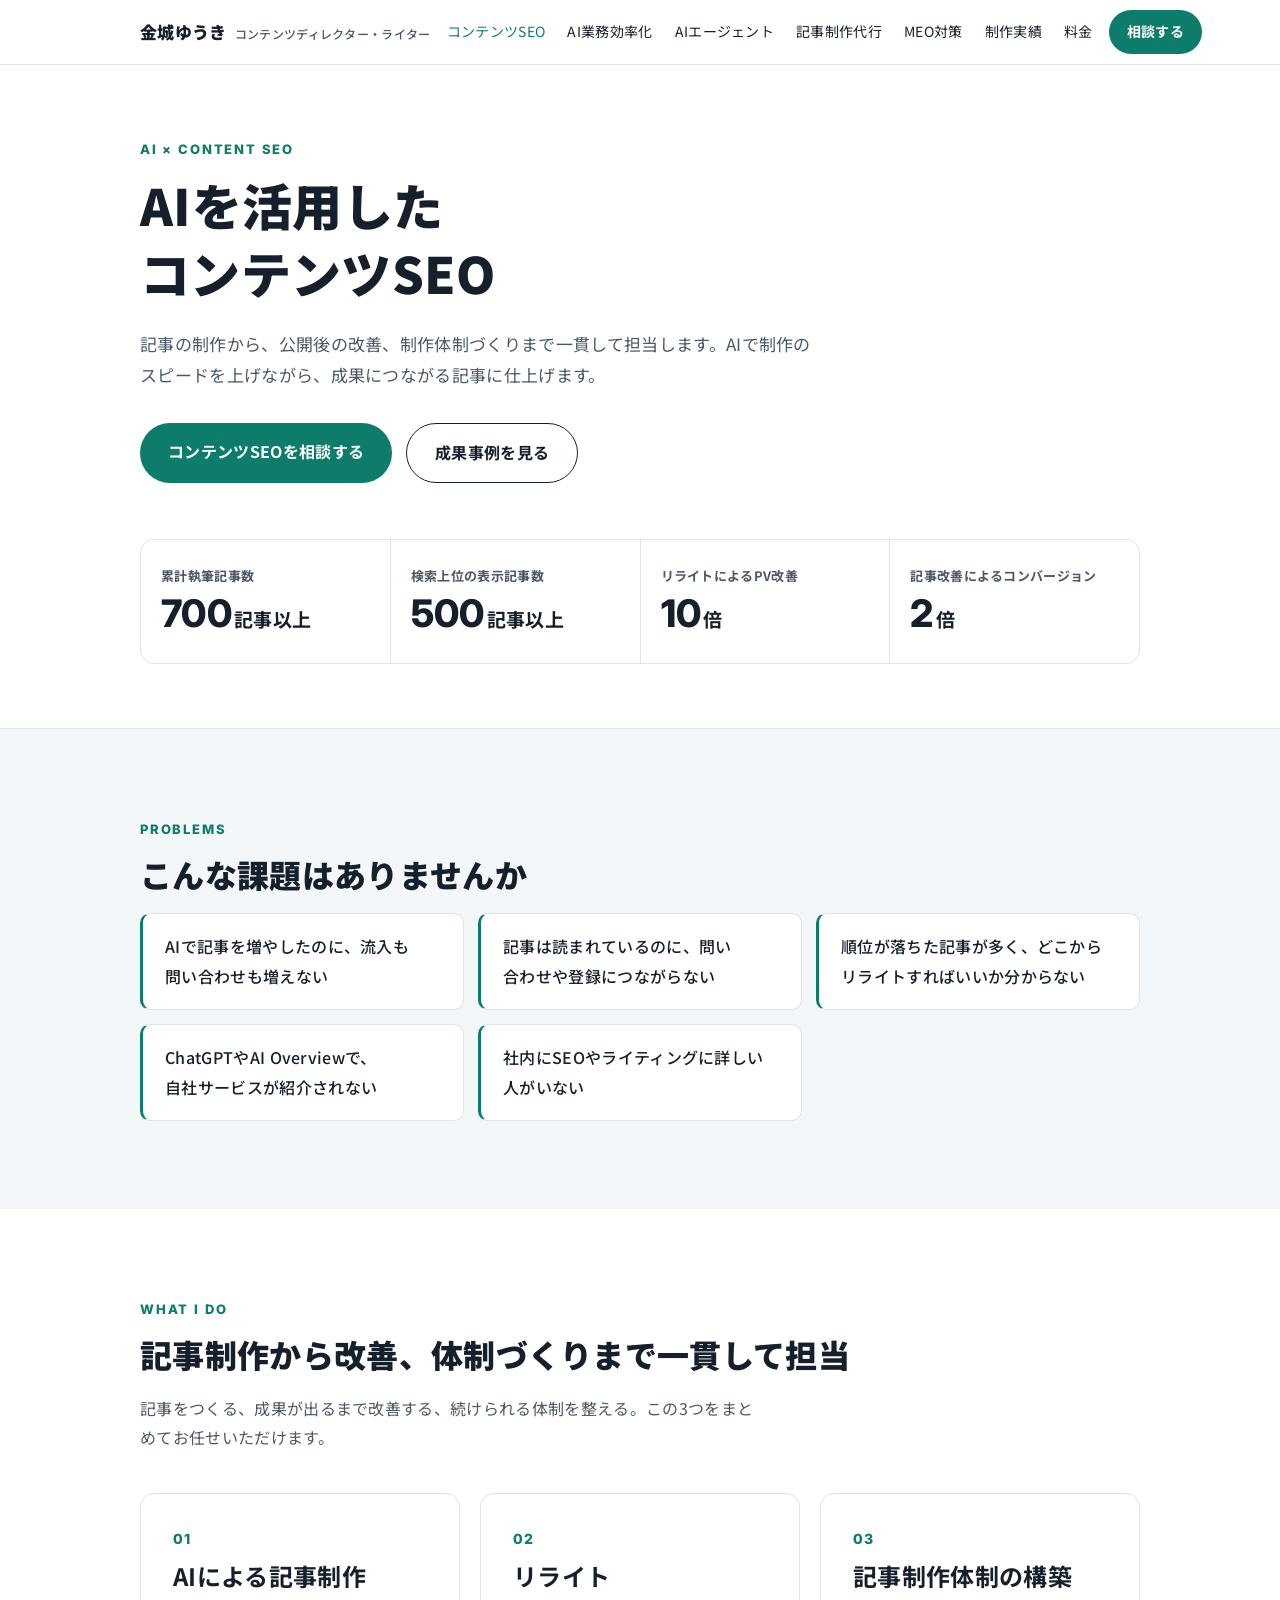
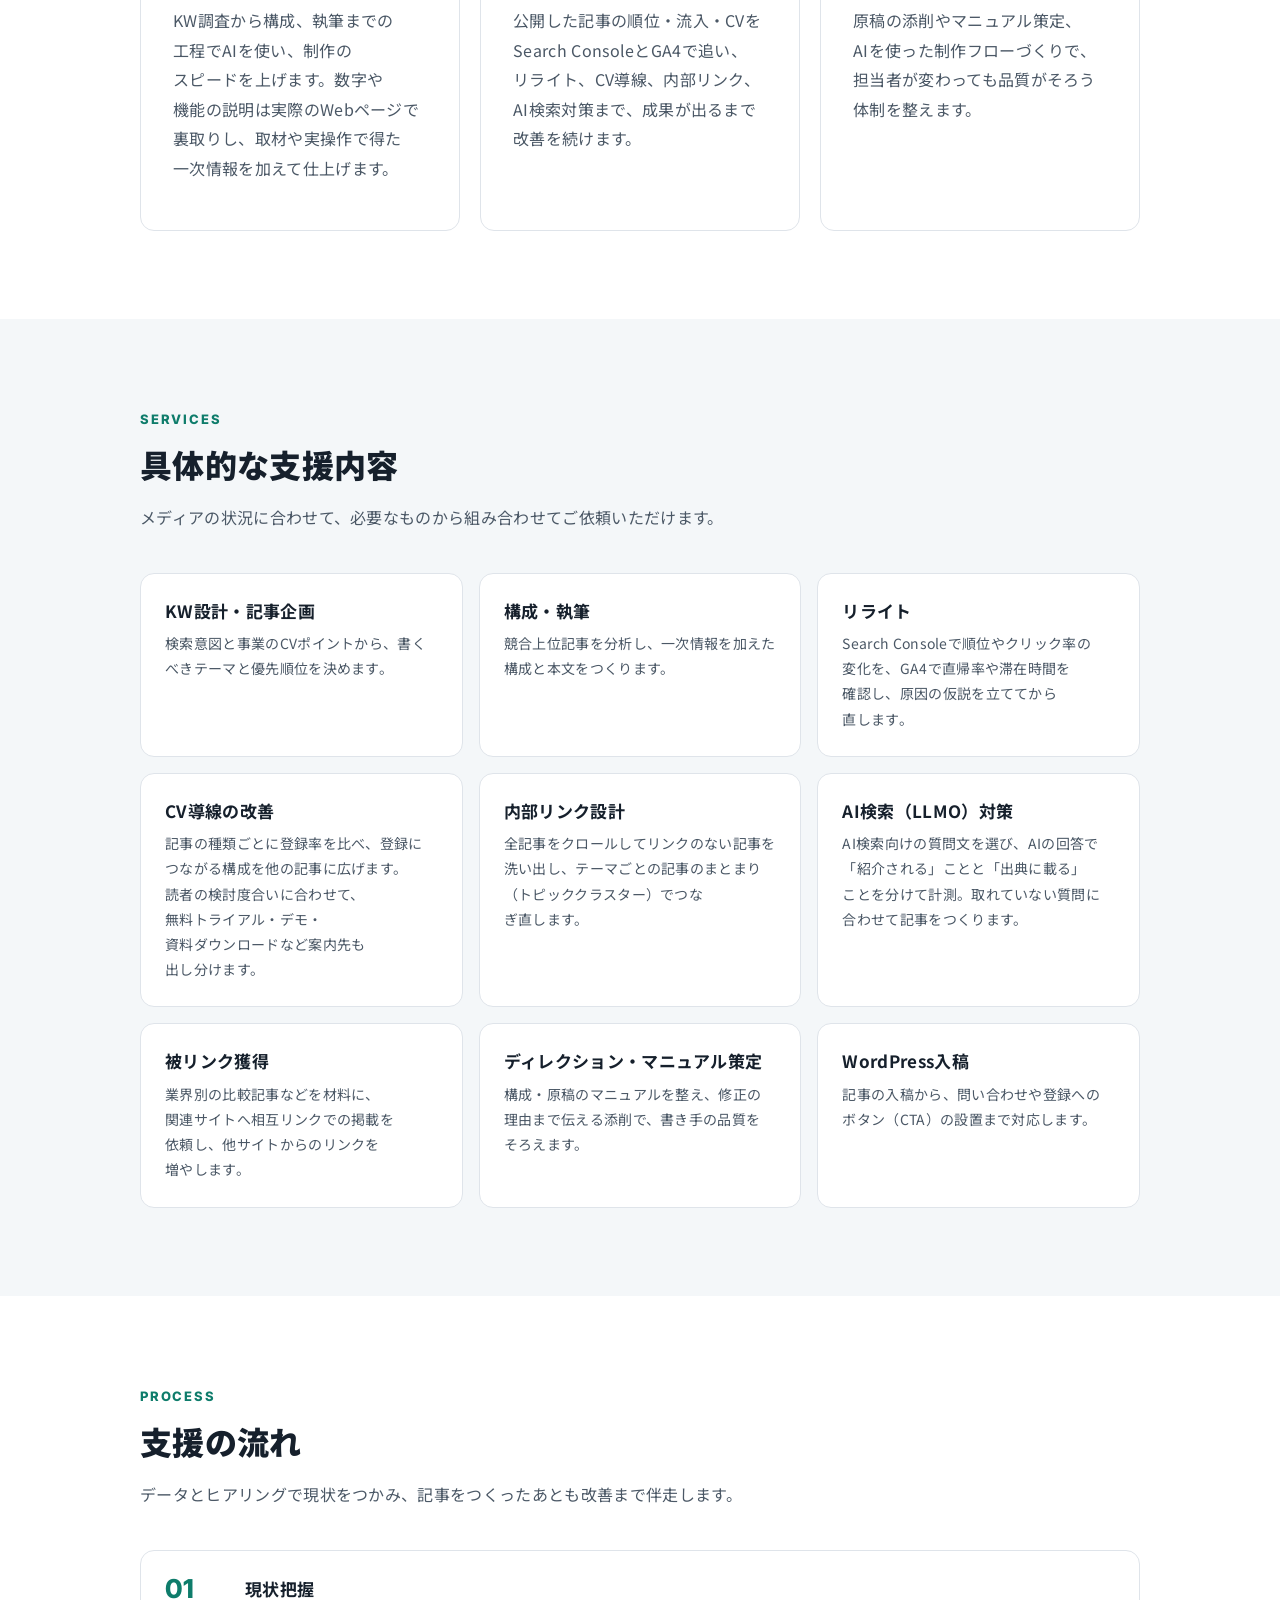
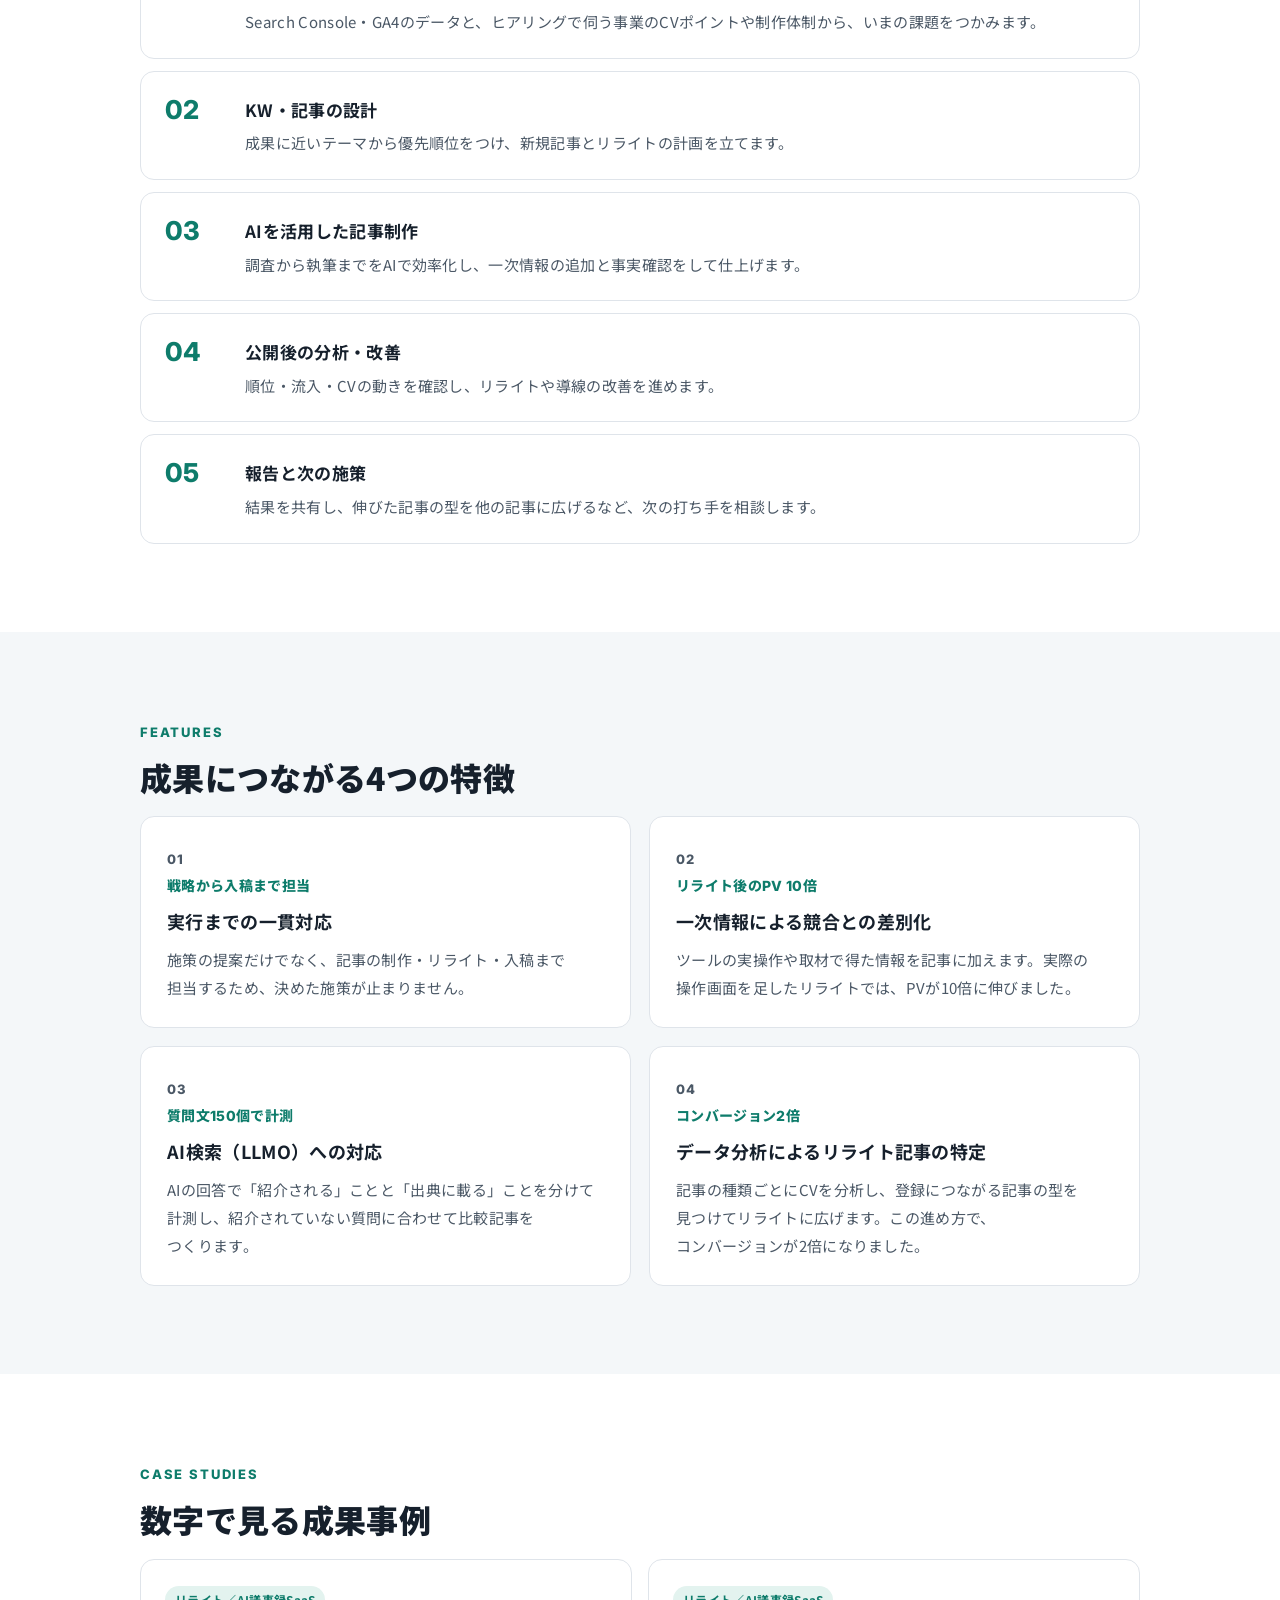
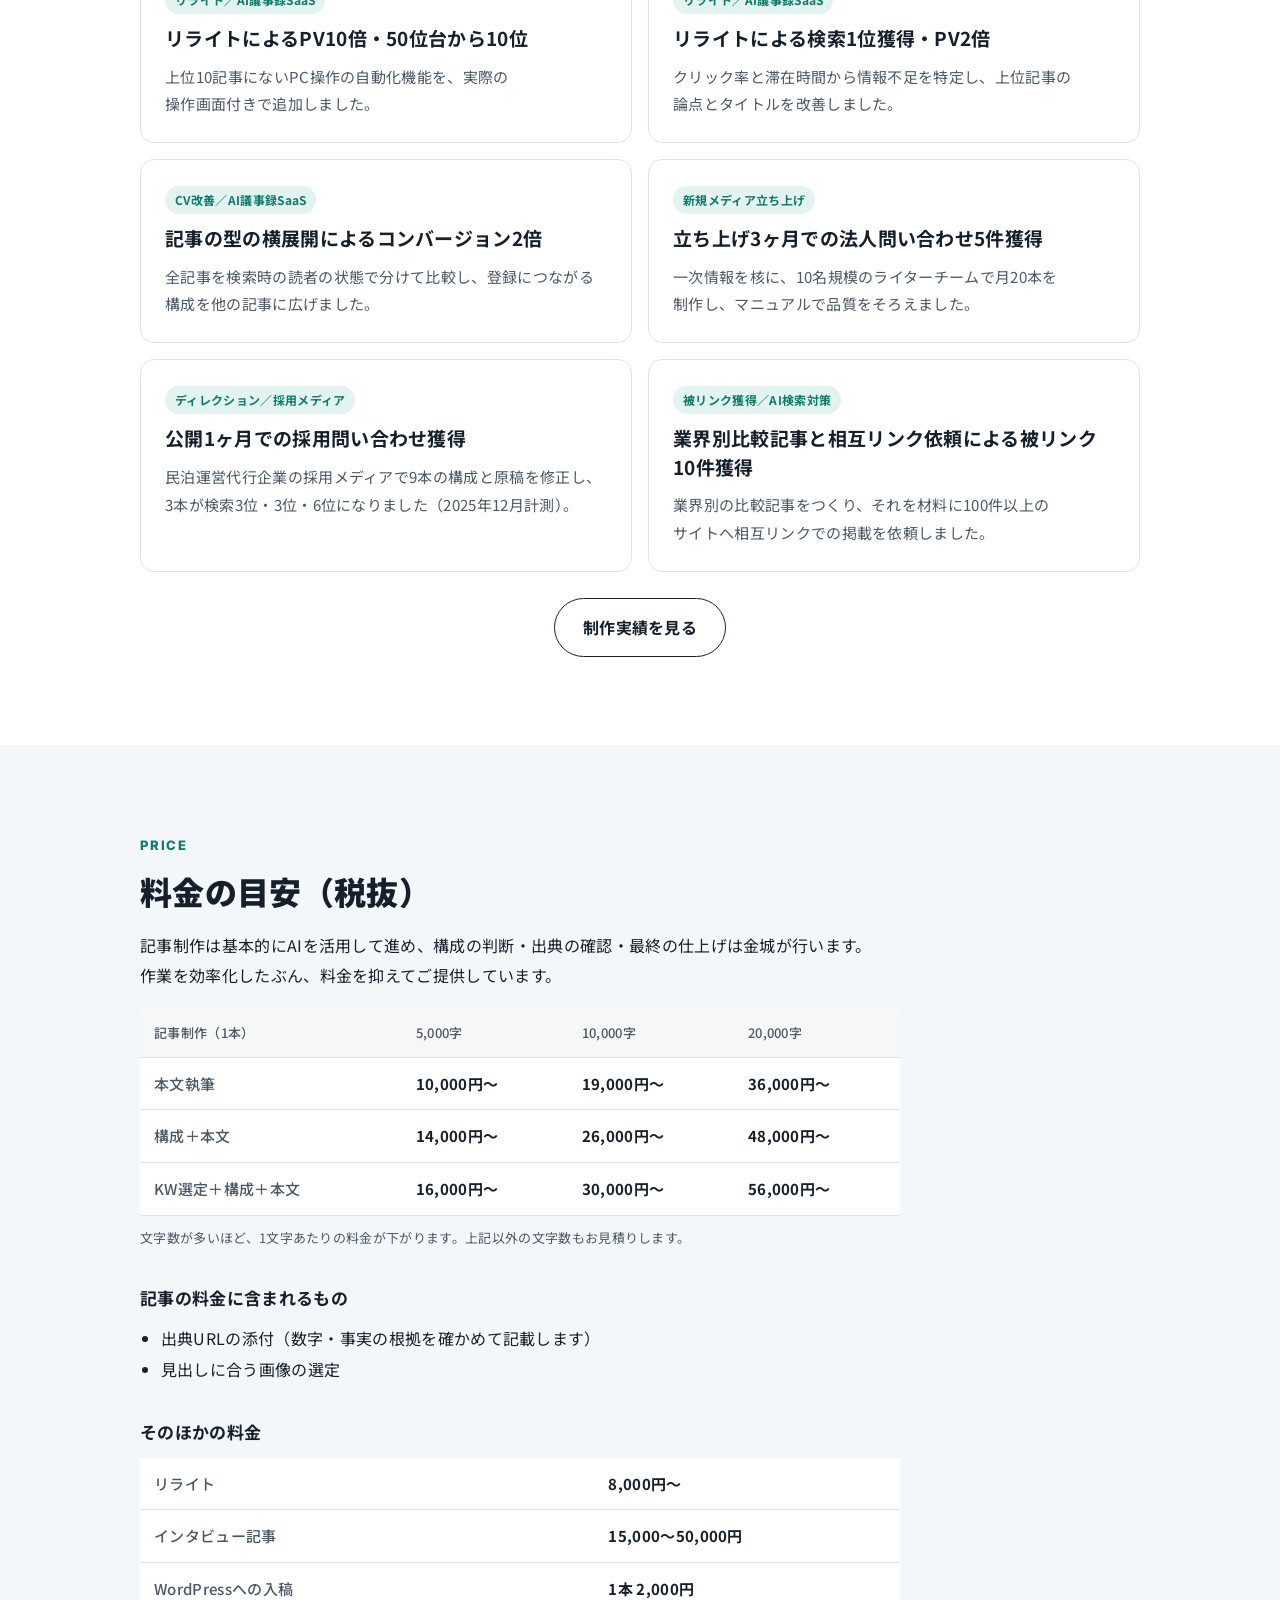
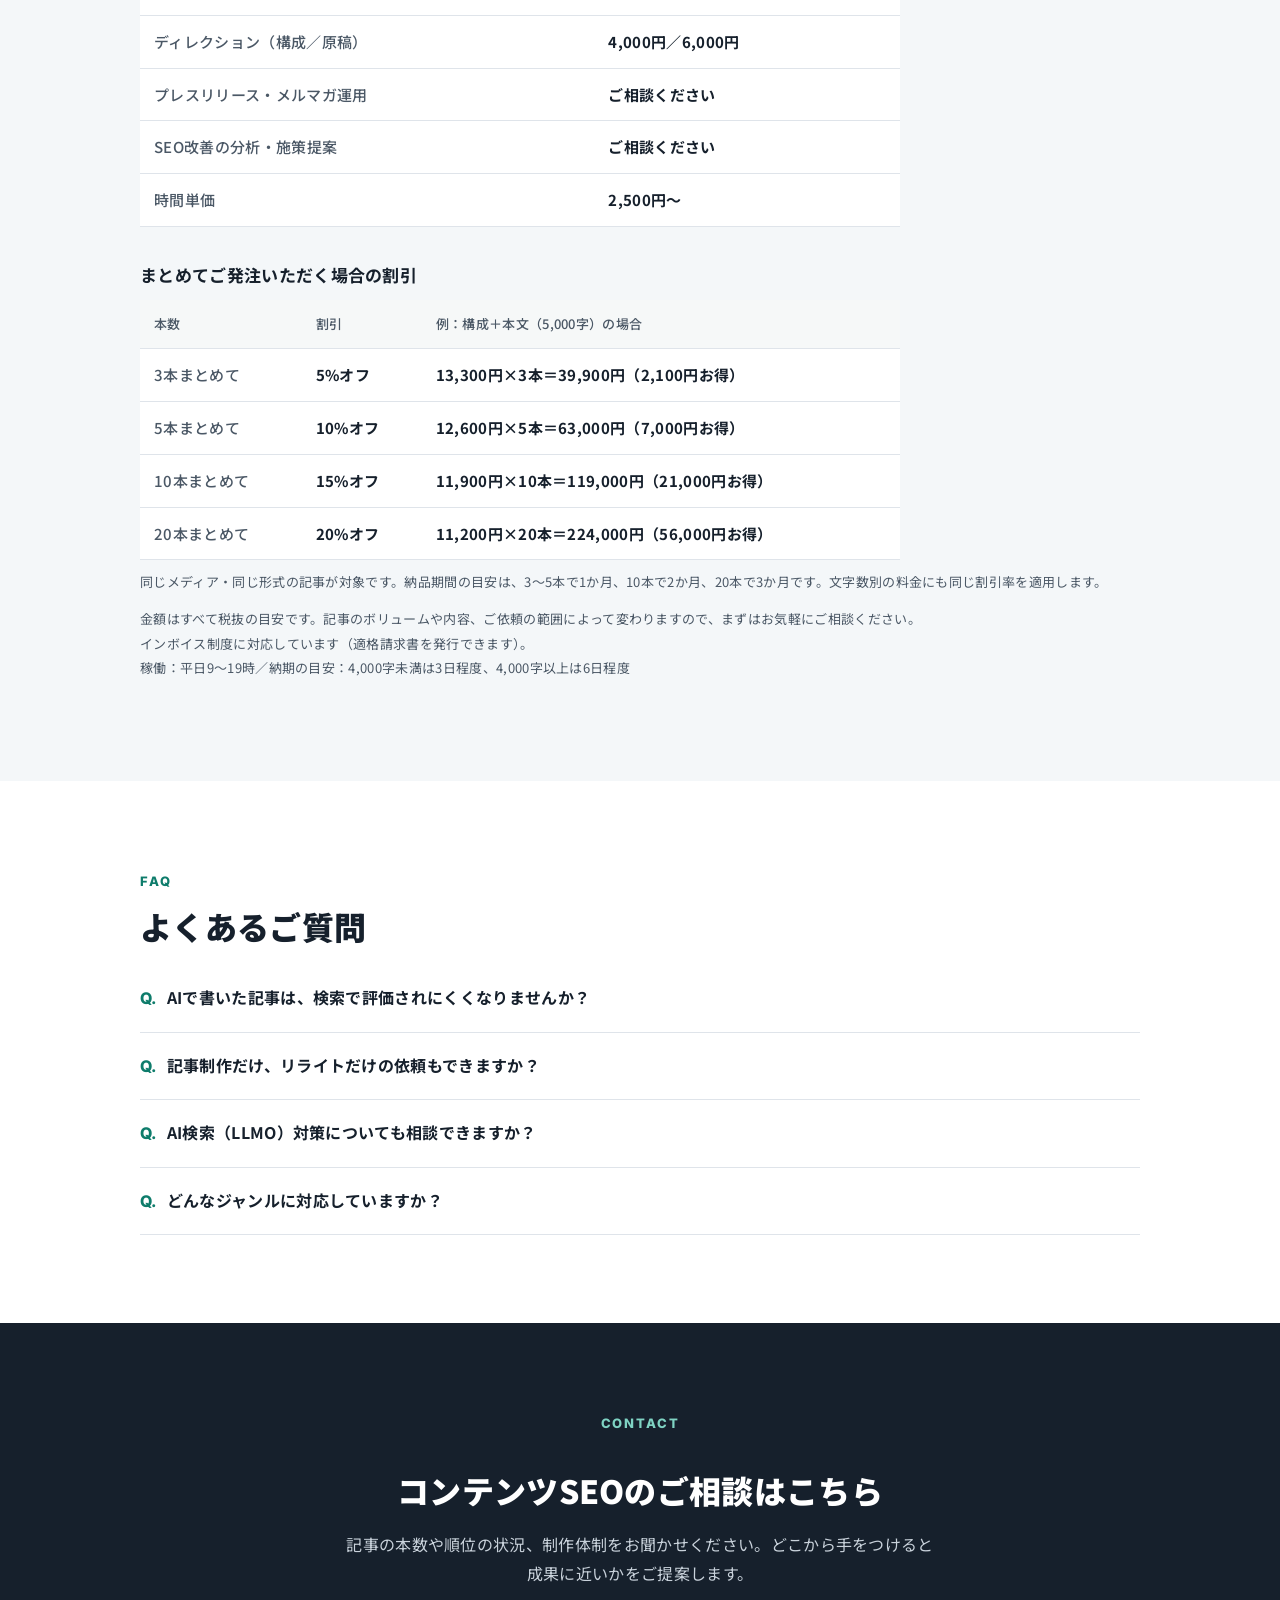
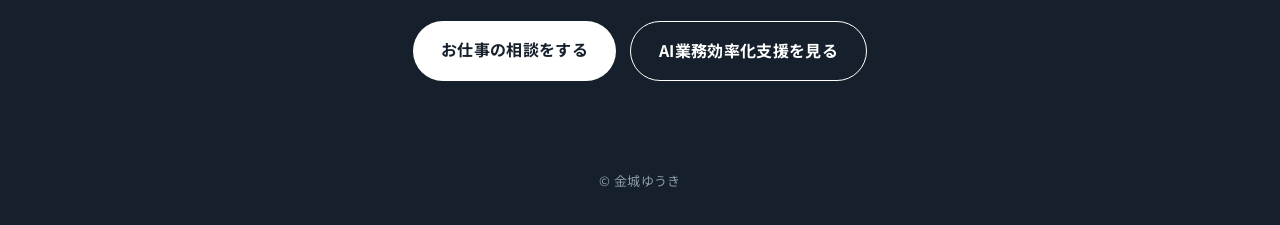
<file: content-seo.html>
<!doctype html>
<html lang="ja">
<head>
<meta charset="utf-8">
<meta name="viewport" content="width=device-width, initial-scale=1">
<title>AIを活用したコンテンツSEO｜金城ゆうき</title>
<meta name="description" content="AIによる記事制作、公開後のSEO改善、記事制作体制の構築まで一貫して担当します。BtoBオウンドメディアのコンテンツディレクター・ライター金城ゆうきのサービス紹介です。">
<meta name="theme-color" content="#16202c">
<link rel="icon" href="data:image/svg+xml,%3Csvg xmlns=%22http://www.w3.org/2000/svg%22 viewBox=%220 0 64 64%22%3E%3Crect width=%2264%22 height=%2264%22 rx=%2214%22 fill=%22%2316202c%22/%3E%3Ctext x=%2232%22 y=%2243%22 font-size=%2230%22 font-family=%22sans-serif%22 font-weight=%22700%22 text-anchor=%22middle%22 fill=%22%23ffffff%22%3EYK%3C/text%3E%3C/svg%3E">
<link rel="preconnect" href="https://fonts.googleapis.com">
<link rel="preconnect" href="https://fonts.gstatic.com" crossorigin>
<link href="https://fonts.googleapis.com/css2?family=Noto+Sans+JP:wght@400;500;700;900&family=Inter:wght@600;800&display=swap" rel="stylesheet">
<!-- seo:start -->
<link rel="canonical" href="https://yukinjou0127-spec.github.io/content-seo.html">
<meta property="og:type" content="article">
<meta property="og:site_name" content="金城ゆうき｜コンテンツディレクター・ライター">
<meta property="og:locale" content="ja_JP">
<meta property="og:url" content="https://yukinjou0127-spec.github.io/content-seo.html">
<meta property="og:title" content="AIを活用したコンテンツSEO｜金城ゆうき">
<meta property="og:description" content="AIによる記事制作、公開後のSEO改善、記事制作体制の構築まで一貫して担当します。BtoBオウンドメディアのコンテンツディレクター・ライター金城ゆうきのサービス紹介です。">
<meta name="twitter:card" content="summary">
<script type="application/ld+json">
{
 "@context": "https://schema.org",
 "@graph": [
  {
   "@type": "WebPage",
   "@id": "https://yukinjou0127-spec.github.io/content-seo.html",
   "url": "https://yukinjou0127-spec.github.io/content-seo.html",
   "name": "AIを活用したコンテンツSEO｜金城ゆうき",
   "description": "AIによる記事制作、公開後のSEO改善、記事制作体制の構築まで一貫して担当します。BtoBオウンドメディアのコンテンツディレクター・ライター金城ゆうきのサービス紹介です。",
   "inLanguage": "ja",
   "about": {
    "@id": "https://yukinjou0127-spec.github.io/#service"
   },
   "author": {
    "@id": "https://yukinjou0127-spec.github.io/#person"
   }
  },
  {
   "@type": "FAQPage",
   "mainEntity": [
    {
     "@type": "Question",
     "name": "AIで書いた記事は、検索で評価されにくくなりませんか？",
     "acceptedAnswer": {
      "@type": "Answer",
      "text": "AIは調査や下書きの工程で使い、取材や実操作で得た一次情報の追加と、実際のページでの事実確認をしてから納品します。読者の役に立つ内容になっているかを基準に仕上げています。"
     }
    },
    {
     "@type": "Question",
     "name": "記事制作だけ、リライトだけの依頼もできますか？",
     "acceptedAnswer": {
      "@type": "Answer",
      "text": "できます。構成作成、既存記事のリライト、ディレクションのみなど、工程単位でご依頼いただけます。"
     }
    },
    {
     "@type": "Question",
     "name": "AI検索（LLMO）対策についても相談できますか？",
     "acceptedAnswer": {
      "@type": "Answer",
      "text": "ご相談いただけます。いまの記事とAIの回答を確認したうえで、対策が必要な質問から進め方をご提案します。"
     }
    },
    {
     "@type": "Question",
     "name": "どんなジャンルに対応していますか？",
     "acceptedAnswer": {
      "@type": "Answer",
      "text": "AI・SaaS・業務効率化・HRが中心です。それ以外のジャンルでも、ヒアリングや資料のご提供、ツールの実操作で一次情報を集めて対応します。"
     }
    }
   ]
  }
 ]
}
</script>
<!-- seo:end -->
<link rel="stylesheet" href="style.css">
</head>
<body>

<header>
  <div class="wrap">
    <a class="logo" href="index.html">金城ゆうき<span>コンテンツディレクター・ライター</span></a>
    <nav>
      <a href="content-seo.html" aria-current="page">コンテンツSEO</a>
      <a href="ai-efficiency.html">AI業務効率化</a>
      <a href="ai-agent.html">AIエージェント</a>
      <a href="ai-writing.html">記事制作代行</a>
      <a href="meo.html">MEO対策</a>
      <a class="m" href="works.html">制作実績</a>
      <a href="index.html#price">料金</a>
    </nav>
    <a class="btn small" href="contact.html">相談する</a>
  </div>
</header>

<main>
<section class="lp-hero">
  <div class="wrap">
    <p class="eyebrow">AI × Content SEO</p>
    <h1>AIを活用した<br><span class="ib">コンテンツSEO</span></h1>
    <p class="desc">記事の制作から、公開後の改善、制作体制づくりまで一貫して担当します。AIで制作のスピードを上げながら、成果につながる記事に仕上げます。</p>
    <div class="cta-row">
      <a class="btn" href="contact.html">コンテンツSEOを相談する</a>
      <a class="btn ghost" href="#cases">成果事例を見る</a>
    </div>
    <div class="stats">
      <div class="stat"><div class="label">累計執筆記事数</div><div class="num">700<small>記事以上</small></div></div>
      <div class="stat"><div class="label">検索上位の表示記事数</div><div class="num">500<small>記事以上</small></div></div>
      <div class="stat"><div class="label">リライトによるPV改善</div><div class="num">10<small>倍</small></div></div>
      <div class="stat"><div class="label">記事改善によるコンバージョン</div><div class="num">2<small>倍</small></div></div>
    </div>
  </div>
</section>

<section class="soft">
  <div class="wrap">
    <p class="eyebrow">Problems</p>
    <h2>こんな課題はありませんか</h2>
    <div class="problems">
      <div class="problem"><p>AIで記事を増やしたのに、流入も問い合わせも増えない</p></div>
      <div class="problem"><p>記事は読まれているのに、問い合わせや登録につながらない</p></div>
      <div class="problem"><p>順位が落ちた記事が多く、どこからリライトすればいいか分からない</p></div>
      <div class="problem"><p>ChatGPTやAI Overviewで、自社サービスが紹介されない</p></div>
      <div class="problem"><p>社内にSEOやライティングに詳しい人がいない</p></div>
    </div>
  </div>
</section>

<section>
  <div class="wrap">
    <p class="eyebrow">What I Do</p>
    <h2>記事制作から改善、体制づくりまで一貫して担当</h2>
    <p class="lead">記事をつくる、成果が出るまで改善する、続けられる体制を整える。この3つをまとめてお任せいただけます。</p>
    <div class="pillars three">
      <div class="pillar">
        <div class="no">01</div>
        <h3>AIによる記事制作</h3>
        <p>KW調査から構成、執筆までの工程でAIを使い、制作のスピードを上げます。数字や機能の説明は実際のWebページで裏取りし、取材や実操作で得た一次情報を加えて仕上げます。</p>
      </div>
      <div class="pillar">
        <div class="no">02</div>
        <h3>リライト</h3>
        <p>公開した記事の順位・流入・CVをSearch ConsoleとGA4で追い、リライト、CV導線、内部リンク、AI検索対策まで、成果が出るまで改善を続けます。</p>
      </div>
      <div class="pillar">
        <div class="no">03</div>
        <h3>記事制作体制の構築</h3>
        <p>原稿の添削やマニュアル策定、AIを使った制作フローづくりで、担当者が変わっても品質がそろう体制を整えます。</p>
      </div>
    </div>
  </div>
</section>

<section class="soft">
  <div class="wrap">
    <p class="eyebrow">Services</p>
    <h2>具体的な支援内容</h2>
    <p class="lead">メディアの状況に合わせて、必要なものから組み合わせてご依頼いただけます。</p>
    <div class="menu">
      <div class="menu-item"><h3>KW設計・記事企画</h3><p>検索意図と事業のCVポイントから、書くべきテーマと優先順位を決めます。</p></div>
      <div class="menu-item"><h3>構成・執筆</h3><p>競合上位記事を分析し、一次情報を加えた構成と本文をつくります。</p></div>
      <div class="menu-item"><h3>リライト</h3><p>Search Consoleで順位やクリック率の変化を、GA4で直帰率や滞在時間を確認し、原因の仮説を立ててから直します。</p></div>
      <div class="menu-item"><h3>CV導線の改善</h3><p>記事の種類ごとに登録率を比べ、登録につながる構成を他の記事に広げます。読者の検討度合いに合わせて、無料トライアル・デモ・資料ダウンロードなど案内先も出し分けます。</p></div>
      <div class="menu-item"><h3>内部リンク設計</h3><p>全記事をクロールしてリンクのない記事を洗い出し、テーマごとの記事のまとまり（トピッククラスター）でつなぎ直します。</p></div>
      <div class="menu-item"><h3>AI検索（LLMO）対策</h3><p>AI検索向けの質問文を選び、AIの回答で「紹介される」ことと「出典に載る」ことを分けて計測。取れていない質問に合わせて記事をつくります。</p></div>
      <div class="menu-item"><h3>被リンク獲得</h3><p>業界別の比較記事などを材料に、関連サイトへ相互リンクでの掲載を依頼し、他サイトからのリンクを増やします。</p></div>
      <div class="menu-item"><h3>ディレクション・マニュアル策定</h3><p>構成・原稿のマニュアルを整え、修正の理由まで伝える添削で、書き手の品質をそろえます。</p></div>
      <div class="menu-item"><h3>WordPress入稿</h3><p>記事の入稿から、問い合わせや登録へのボタン（CTA）の設置まで対応します。</p></div>
    </div>
  </div>
</section>

<section>
  <div class="wrap">
    <p class="eyebrow">Process</p>
    <h2>支援の流れ</h2>
    <p class="lead">データとヒアリングで現状をつかみ、記事をつくったあとも改善まで伴走します。</p>
    <ol class="process">
      <li><span class="no">01</span><div><h3>現状把握</h3><p>Search Console・GA4のデータと、ヒアリングで伺う事業のCVポイントや制作体制から、いまの課題をつかみます。</p></div></li>
      <li><span class="no">02</span><div><h3>KW・記事の設計</h3><p>成果に近いテーマから優先順位をつけ、新規記事とリライトの計画を立てます。</p></div></li>
      <li><span class="no">03</span><div><h3>AIを活用した記事制作</h3><p>調査から執筆までをAIで効率化し、一次情報の追加と事実確認をして仕上げます。</p></div></li>
      <li><span class="no">04</span><div><h3>公開後の分析・改善</h3><p>順位・流入・CVの動きを確認し、リライトや導線の改善を進めます。</p></div></li>
      <li><span class="no">05</span><div><h3>報告と次の施策</h3><p>結果を共有し、伸びた記事の型を他の記事に広げるなど、次の打ち手を相談します。</p></div></li>
    </ol>
  </div>
</section>

<section class="soft">
  <div class="wrap">
    <p class="eyebrow">Features</p>
    <h2>成果につながる4つの特徴</h2>
    <div class="reasons">
      <div class="reason"><span class="idx">01</span><span class="num-line">戦略から入稿まで担当</span><h3>実行までの一貫対応</h3><p>施策の提案だけでなく、記事の制作・リライト・入稿まで担当するため、決めた施策が止まりません。</p></div>
      <div class="reason"><span class="idx">02</span><span class="num-line">リライト後のPV 10倍</span><h3>一次情報による競合との差別化</h3><p>ツールの実操作や取材で得た情報を記事に加えます。実際の操作画面を足したリライトでは、PVが10倍に伸びました。</p></div>
      <div class="reason"><span class="idx">03</span><span class="num-line">質問文150個で計測</span><h3>AI検索（LLMO）への対応</h3><p>AIの回答で「紹介される」ことと「出典に載る」ことを分けて計測し、紹介されていない質問に合わせて比較記事をつくります。</p></div>
      <div class="reason"><span class="idx">04</span><span class="num-line">コンバージョン2倍</span><h3>データ分析によるリライト記事の特定</h3><p>記事の種類ごとにCVを分析し、登録につながる記事の型を見つけてリライトに広げます。この進め方で、コンバージョンが2倍になりました。</p></div>
    </div>
  </div>
</section>

<section id="cases">
  <div class="wrap">
    <p class="eyebrow">Case Studies</p>
    <h2>数字で見る成果事例</h2>
    <div class="case-grid">
      <article class="case-card"><span class="tag">リライト／AI議事録SaaS</span><h3>リライトによるPV10倍・50位台から10位</h3><p>上位10記事にないPC操作の自動化機能を、実際の操作画面付きで追加しました。</p></article>
      <article class="case-card"><span class="tag">リライト／AI議事録SaaS</span><h3>リライトによる検索1位獲得・PV2倍</h3><p>クリック率と滞在時間から情報不足を特定し、上位記事の論点とタイトルを改善しました。</p></article>
      <article class="case-card"><span class="tag">CV改善／AI議事録SaaS</span><h3>記事の型の横展開によるコンバージョン2倍</h3><p>全記事を検索時の読者の状態で分けて比較し、登録につながる構成を他の記事に広げました。</p></article>
      <article class="case-card"><span class="tag">新規メディア立ち上げ</span><h3>立ち上げ3ヶ月での法人問い合わせ5件獲得</h3><p>一次情報を核に、10名規模のライターチームで月20本を制作し、マニュアルで品質をそろえました。</p></article>
      <article class="case-card"><span class="tag">ディレクション／採用メディア</span><h3>公開1ヶ月での採用問い合わせ獲得</h3><p>民泊運営代行企業の採用メディアで9本の構成と原稿を修正し、3本が検索3位・3位・6位になりました（2025年12月計測）。</p></article>
      <article class="case-card"><span class="tag">被リンク獲得／AI検索対策</span><h3>業界別比較記事と相互リンク依頼による被リンク10件獲得</h3><p>業界別の比較記事をつくり、それを材料に100件以上のサイトへ相互リンクでの掲載を依頼しました。</p></article>
    </div>
    <div class="more"><a class="btn ghost" href="works.html">制作実績を見る</a></div>
  </div>
</section>

<section class="soft">
  <div class="wrap">
    <p class="eyebrow">Price</p>
    <h2>料金の目安（税抜）</h2>
    <p class="price-lead">記事制作は基本的にAIを活用して進め、構成の判断・出典の確認・最終の仕上げは金城が行います。作業を効率化したぶん、料金を抑えてご提供しています。</p>
    <div class="table-wrap price-table">
      <table class="price-len">
        <tr><th>記事制作（1本）</th><th>5,000字</th><th>10,000字</th><th>20,000字</th></tr>
        <tr><th>本文執筆</th><td>10,000円〜</td><td>19,000円〜</td><td>36,000円〜</td></tr>
        <tr><th>構成＋本文</th><td>14,000円〜</td><td>26,000円〜</td><td>48,000円〜</td></tr>
        <tr><th>KW選定＋構成＋本文</th><td>16,000円〜</td><td>30,000円〜</td><td>56,000円〜</td></tr>
      </table>
    </div>
    <p class="note">文字数が多いほど、1文字あたりの料金が下がります。上記以外の文字数もお見積りします。</p>
    <h3 class="price-sub">記事の料金に含まれるもの</h3>
    <ul class="price-incl">
      <li>出典URLの添付（数字・事実の根拠を確かめて記載します）</li>
      <li>見出しに合う画像の選定</li>
    </ul>
    <h3 class="price-sub">そのほかの料金</h3>
    <div class="table-wrap price-table">
      <table>
        <tr><th>リライト</th><td>8,000円〜</td></tr>
        <tr><th>インタビュー記事</th><td>15,000〜50,000円</td></tr>
        <tr><th>WordPressへの入稿</th><td>1本 2,000円</td></tr>
        <tr><th>ディレクション（構成／原稿）</th><td>4,000円／6,000円</td></tr>
        <tr><th>プレスリリース・メルマガ運用</th><td>ご相談ください</td></tr>
        <tr><th>SEO改善の分析・施策提案</th><td>ご相談ください</td></tr>
        <tr><th>時間単価</th><td>2,500円〜</td></tr>
      </table>
    </div>
    <h3 class="price-sub">まとめてご発注いただく場合の割引</h3>
    <div class="table-wrap price-table">
      <table class="price-bulk">
        <tr><th>本数</th><th>割引</th><th>例：構成＋本文（5,000字）の場合</th></tr>
        <tr><th>3本まとめて</th><td>5%オフ</td><td>13,300円×3本＝39,900円（2,100円お得）</td></tr>
        <tr><th>5本まとめて</th><td>10%オフ</td><td>12,600円×5本＝63,000円（7,000円お得）</td></tr>
        <tr><th>10本まとめて</th><td>15%オフ</td><td>11,900円×10本＝119,000円（21,000円お得）</td></tr>
        <tr><th>20本まとめて</th><td>20%オフ</td><td>11,200円×20本＝224,000円（56,000円お得）</td></tr>
      </table>
    </div>
    <p class="note">同じメディア・同じ形式の記事が対象です。納品期間の目安は、3〜5本で1か月、10本で2か月、20本で3か月です。文字数別の料金にも同じ割引率を適用します。</p>
    <p class="note">金額はすべて税抜の目安です。記事のボリュームや内容、ご依頼の範囲によって変わりますので、まずはお気軽にご相談ください。<br>インボイス制度に対応しています（適格請求書を発行できます）。<br>稼働：平日9〜19時／納期の目安：4,000字未満は3日程度、4,000字以上は6日程度</p>
  </div>
</section>

<section>
  <div class="wrap">
    <p class="eyebrow">FAQ</p>
    <h2>よくあるご質問</h2>
    <details class="faq">
      <summary>AIで書いた記事は、検索で評価されにくくなりませんか？</summary>
      <p>AIは調査や下書きの工程で使い、取材や実操作で得た一次情報の追加と、実際のページでの事実確認をしてから納品します。読者の役に立つ内容になっているかを基準に仕上げています。</p>
    </details>
    <details class="faq">
      <summary>記事制作だけ、リライトだけの依頼もできますか？</summary>
      <p>できます。構成作成、既存記事のリライト、ディレクションのみなど、工程単位でご依頼いただけます。</p>
    </details>
    <details class="faq">
      <summary>AI検索（LLMO）対策についても相談できますか？</summary>
      <p>ご相談いただけます。いまの記事とAIの回答を確認したうえで、対策が必要な質問から進め方をご提案します。</p>
    </details>
    <details class="faq">
      <summary>どんなジャンルに対応していますか？</summary>
      <p>AI・SaaS・業務効率化・HRが中心です。それ以外のジャンルでも、ヒアリングや資料のご提供、ツールの実操作で一次情報を集めて対応します。</p>
    </details>
  </div>
</section>

<section class="contact">
  <div class="wrap">
    <p class="eyebrow" style="color:#7fd3c3">Contact</p>
    <h2>コンテンツSEOのご相談はこちら</h2>
    <p>記事の本数や順位の状況、制作体制をお聞かせください。どこから手をつけると成果に近いかをご提案します。</p>
    <div class="cta-row">
      <a class="btn" href="contact.html">お仕事の相談をする</a>
      <a class="btn ghost" href="ai-efficiency.html">AI業務効率化支援を見る</a>
    </div>
  </div>
</section>
</main>

<footer>
  <div class="wrap">© 金城ゆうき</div>
</footer>
</body>
</html>
</file>
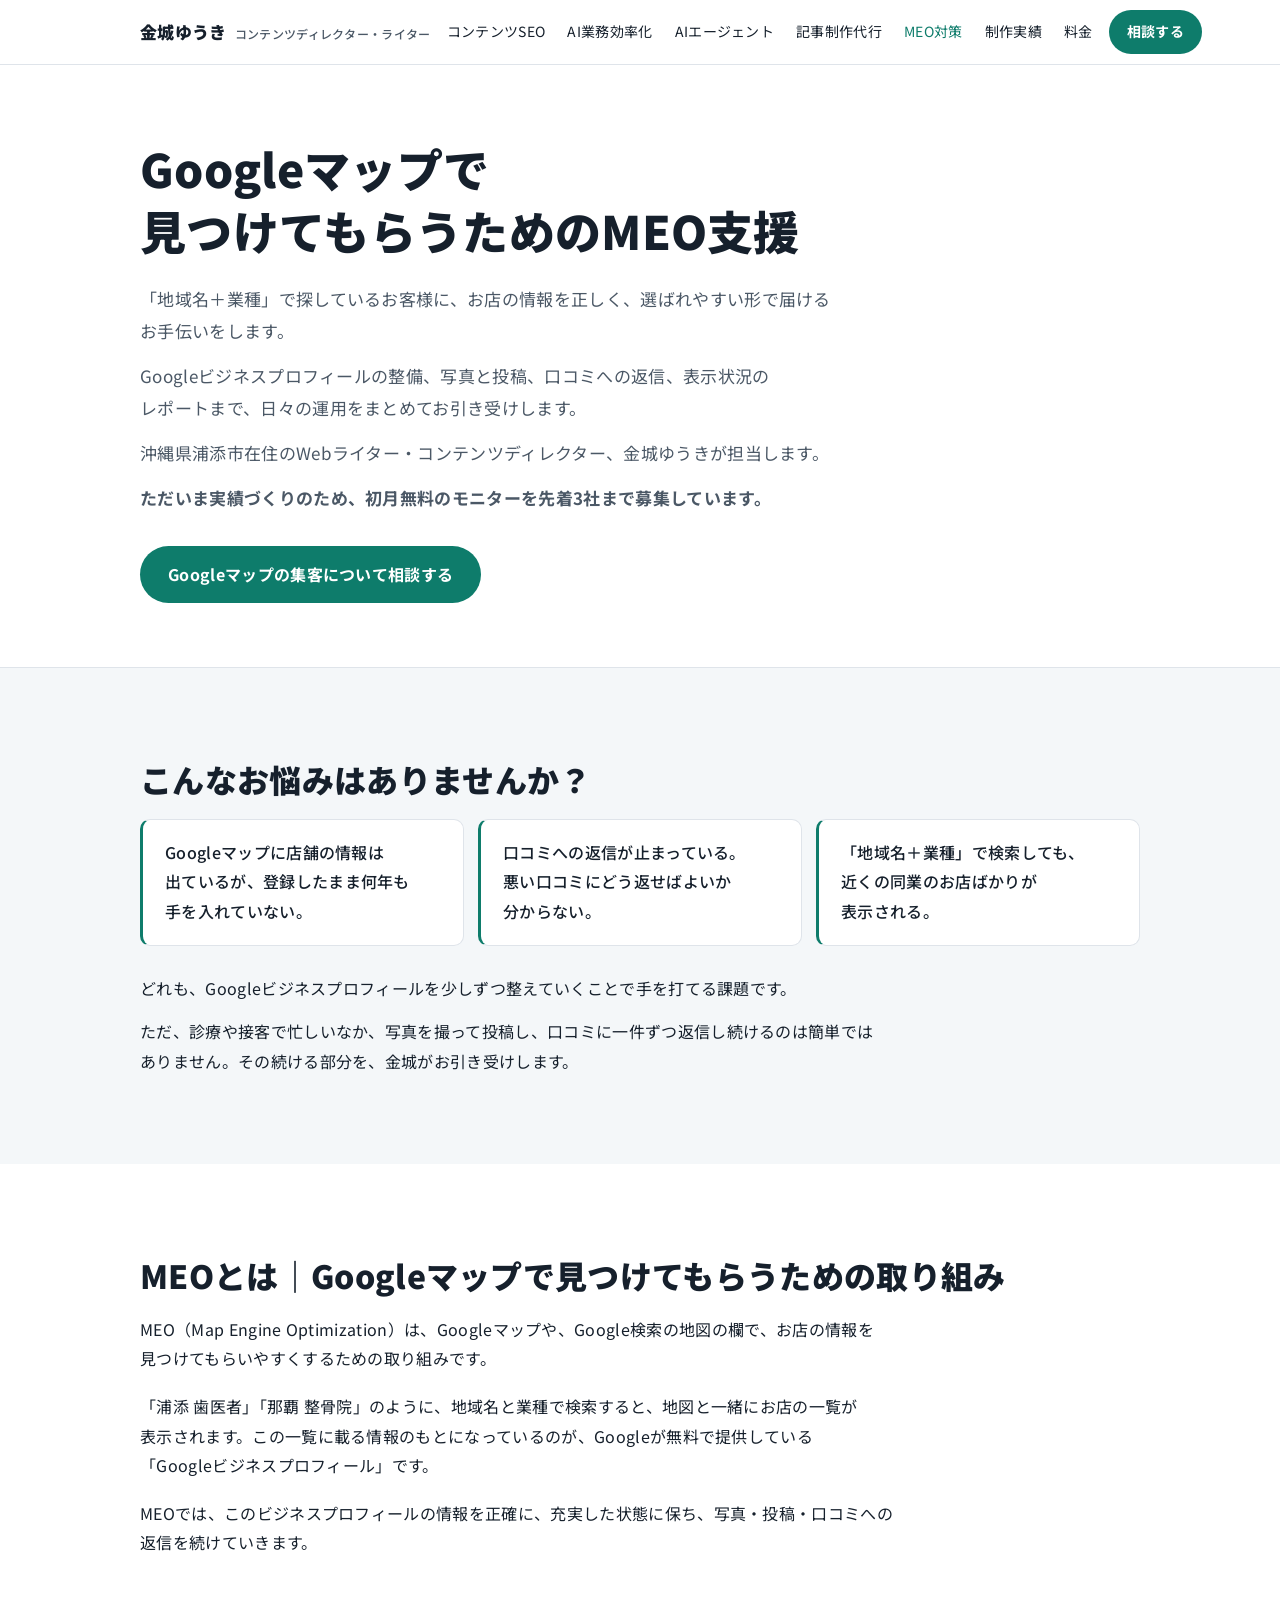
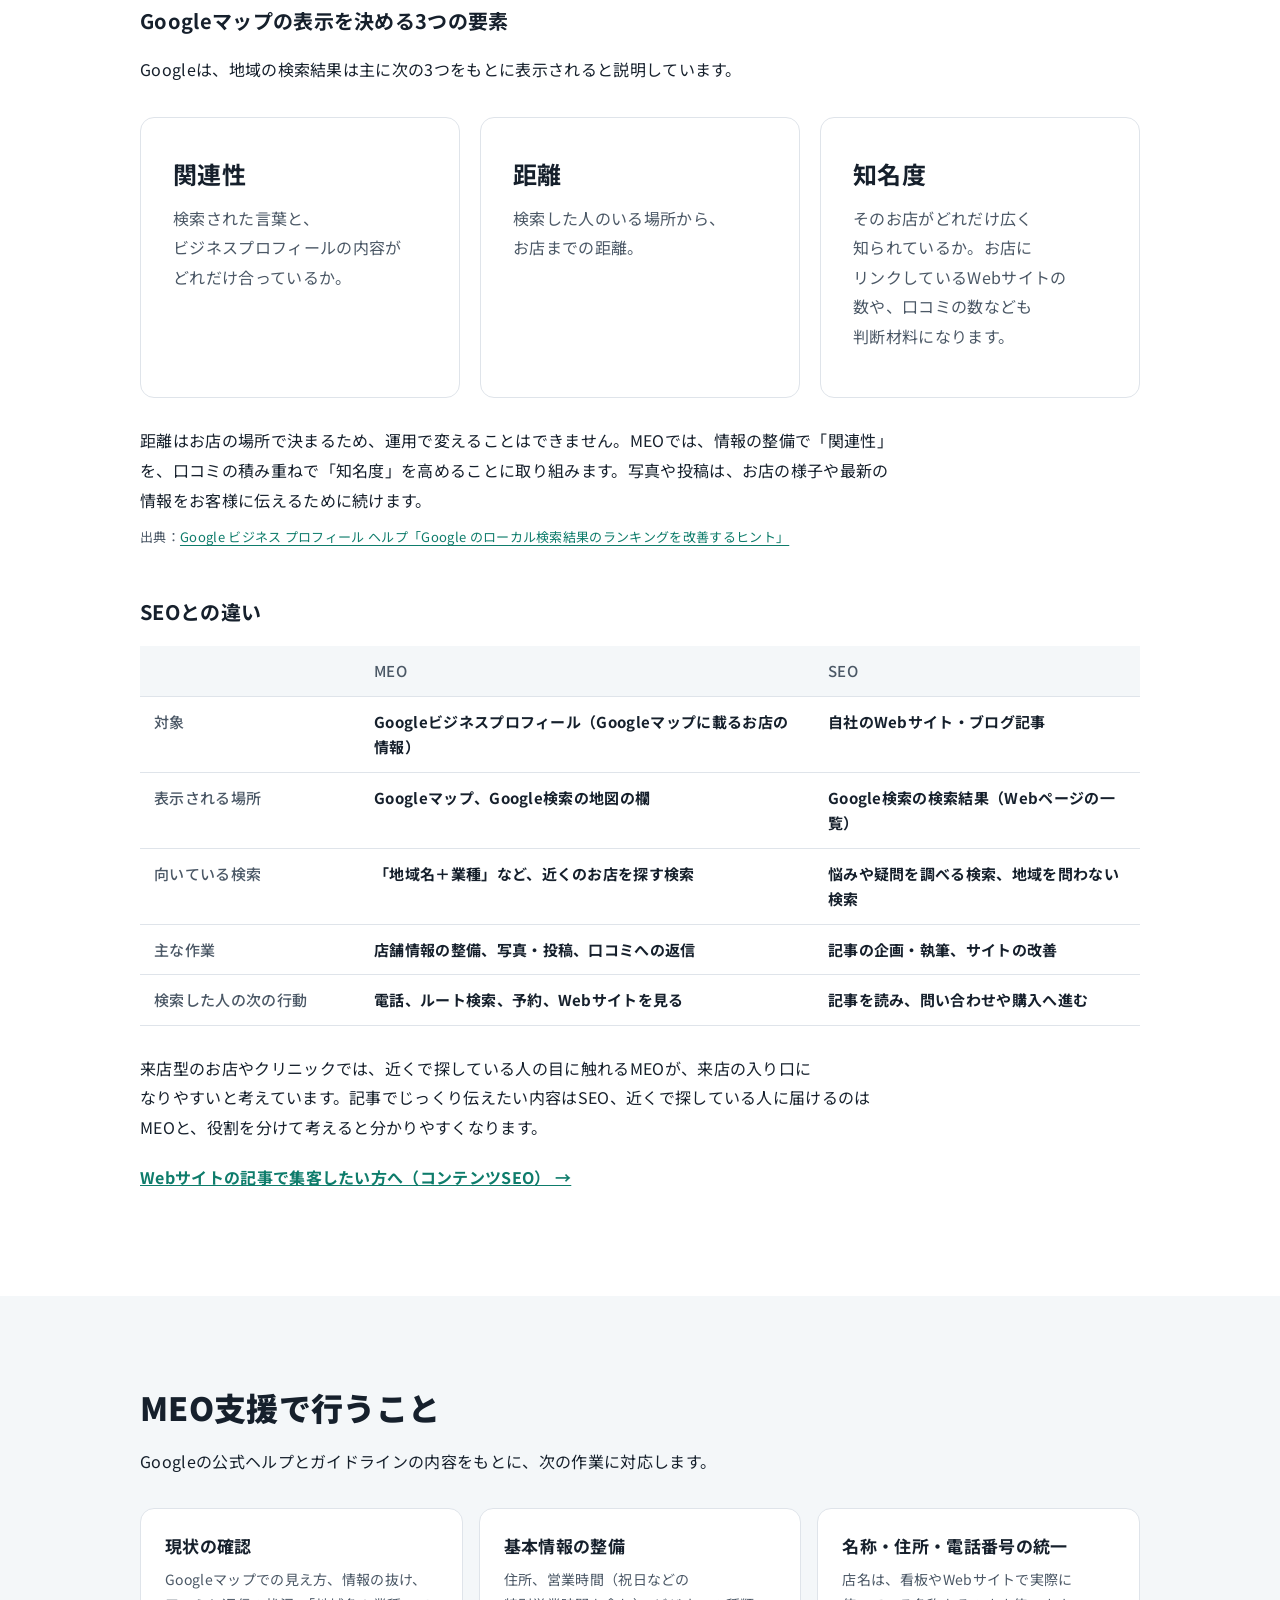
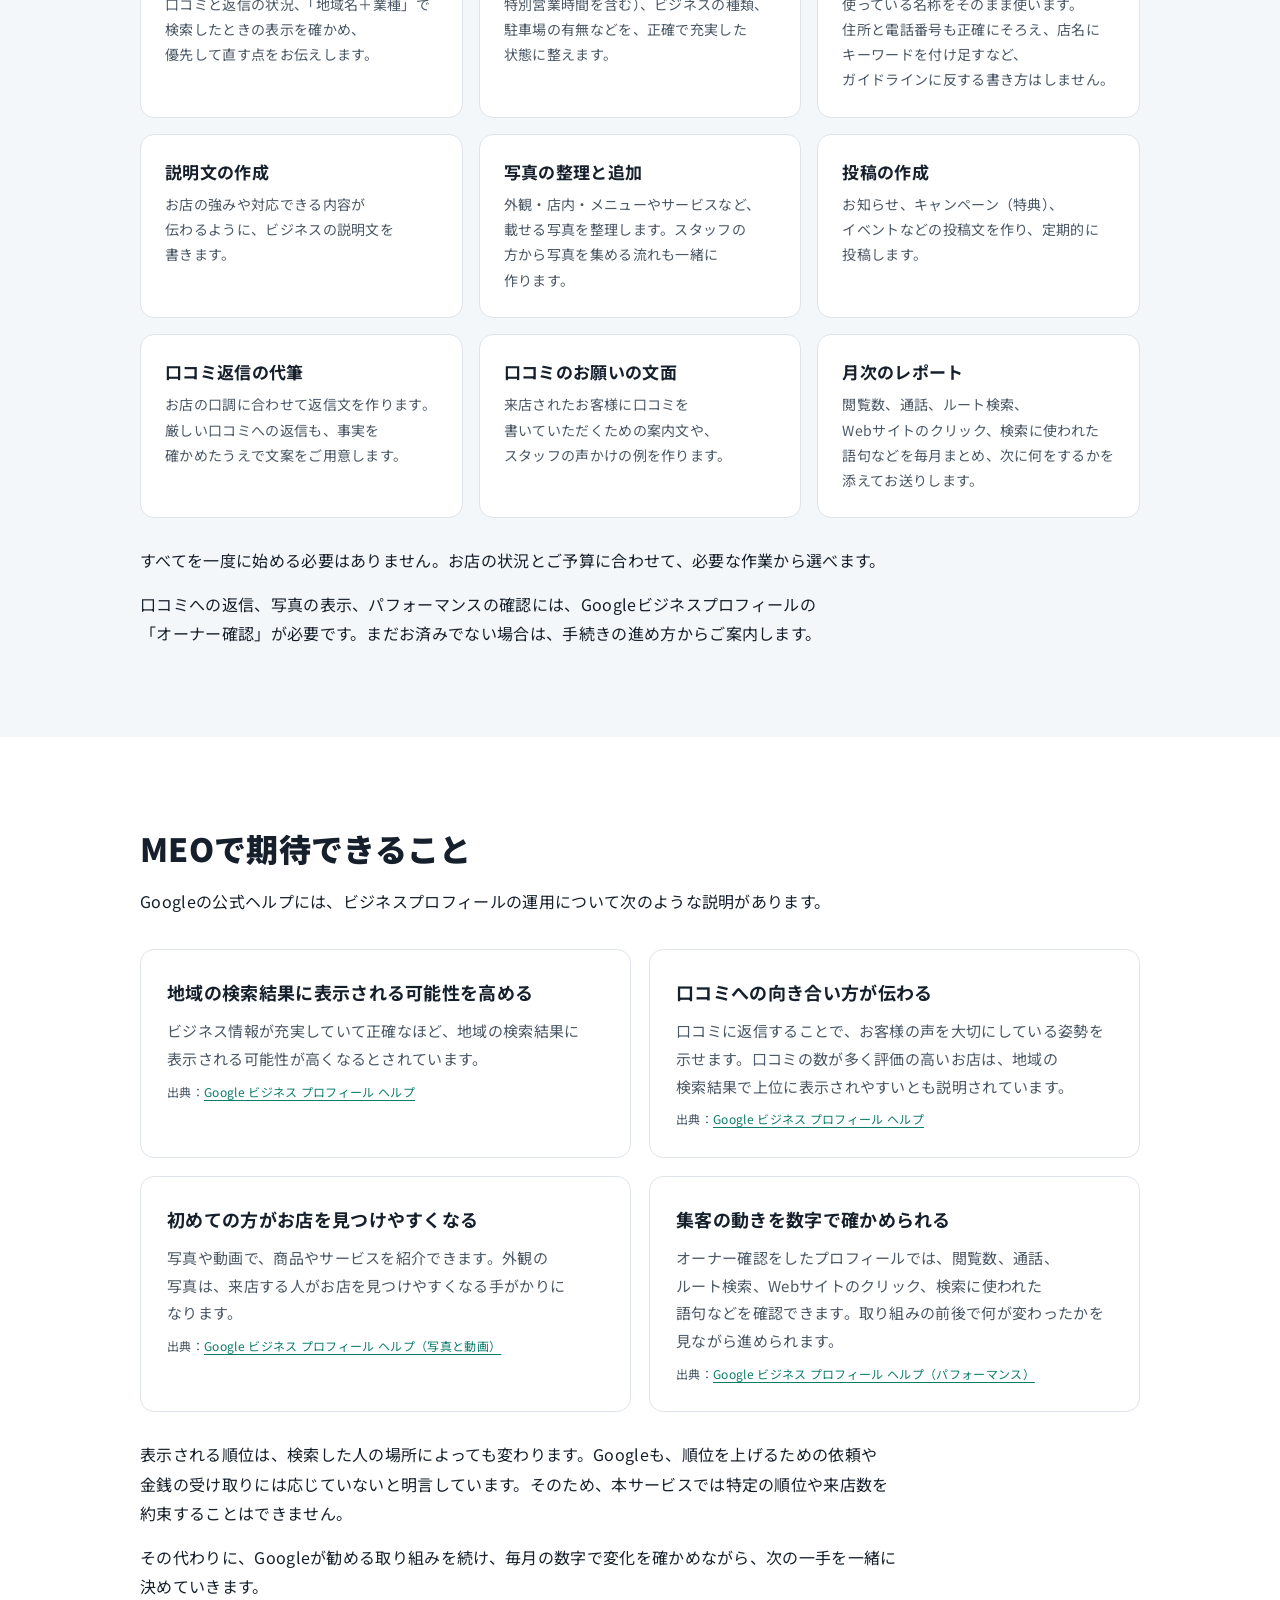
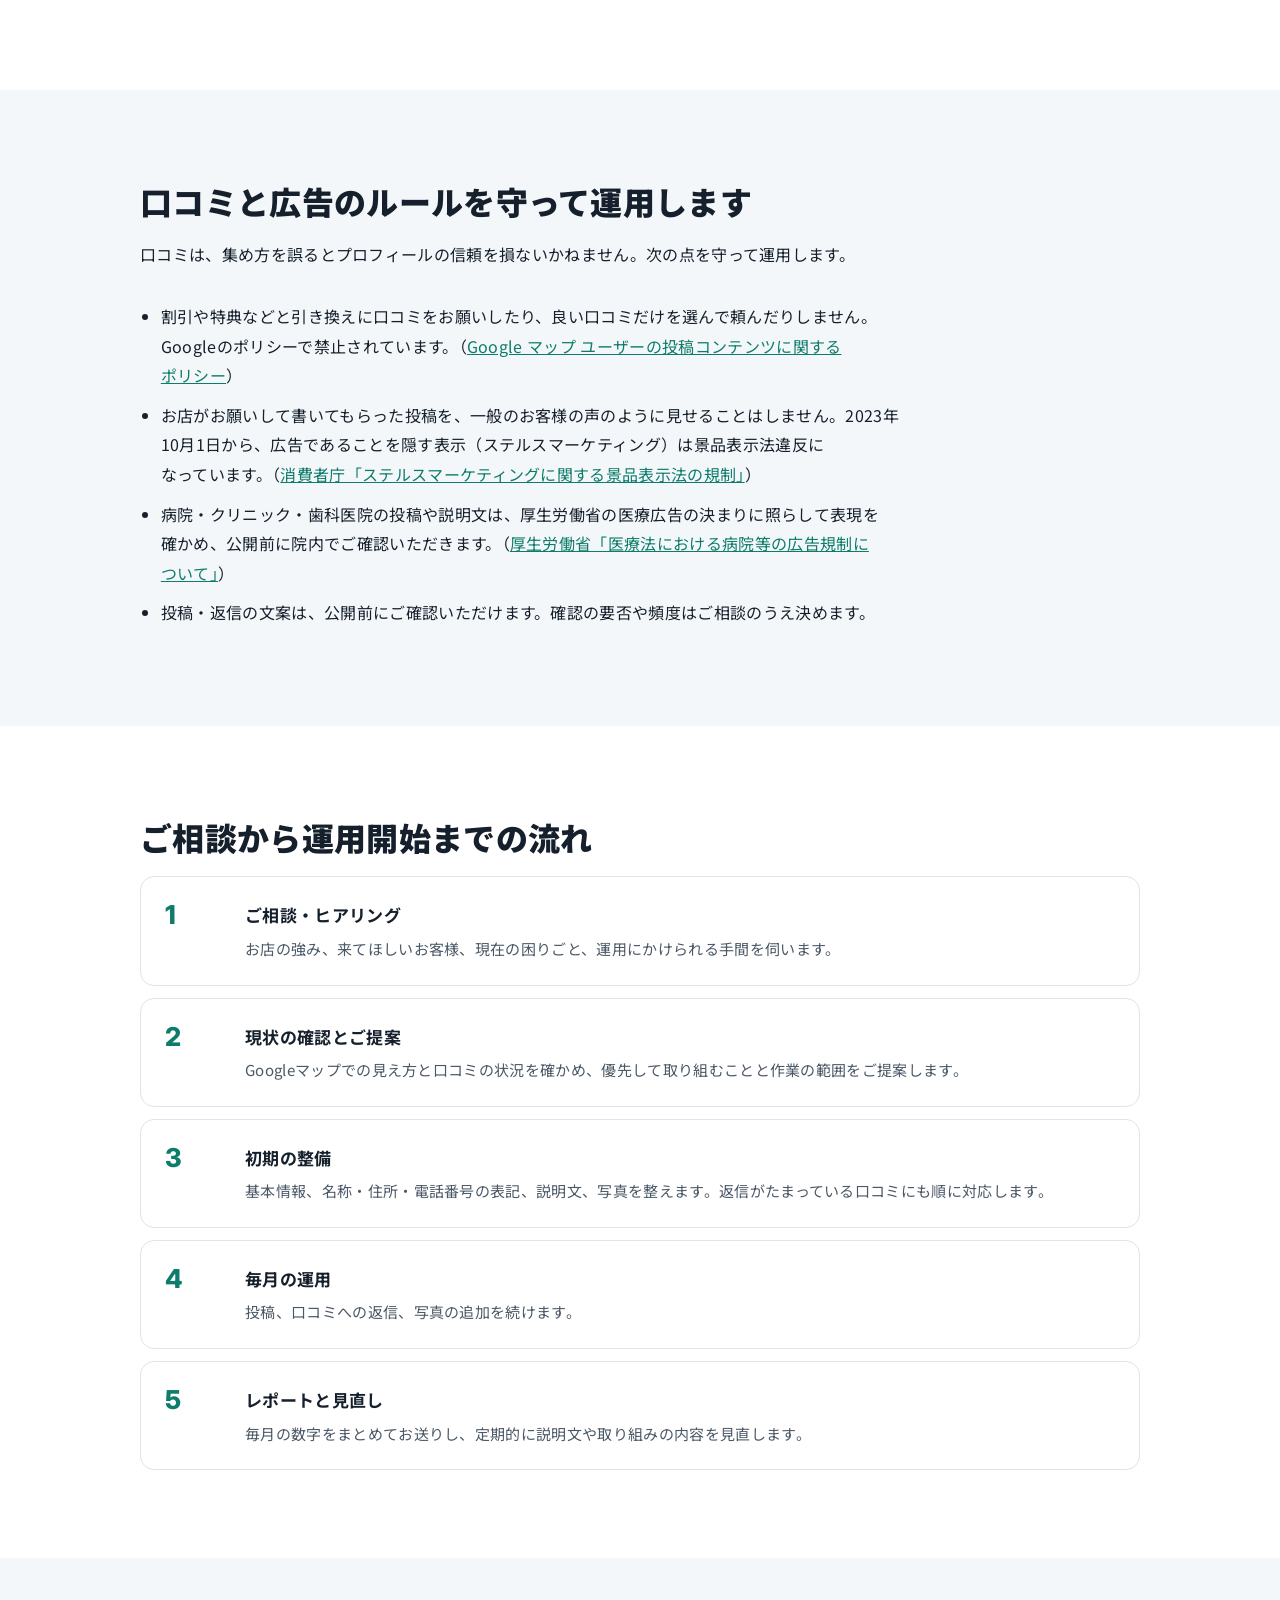
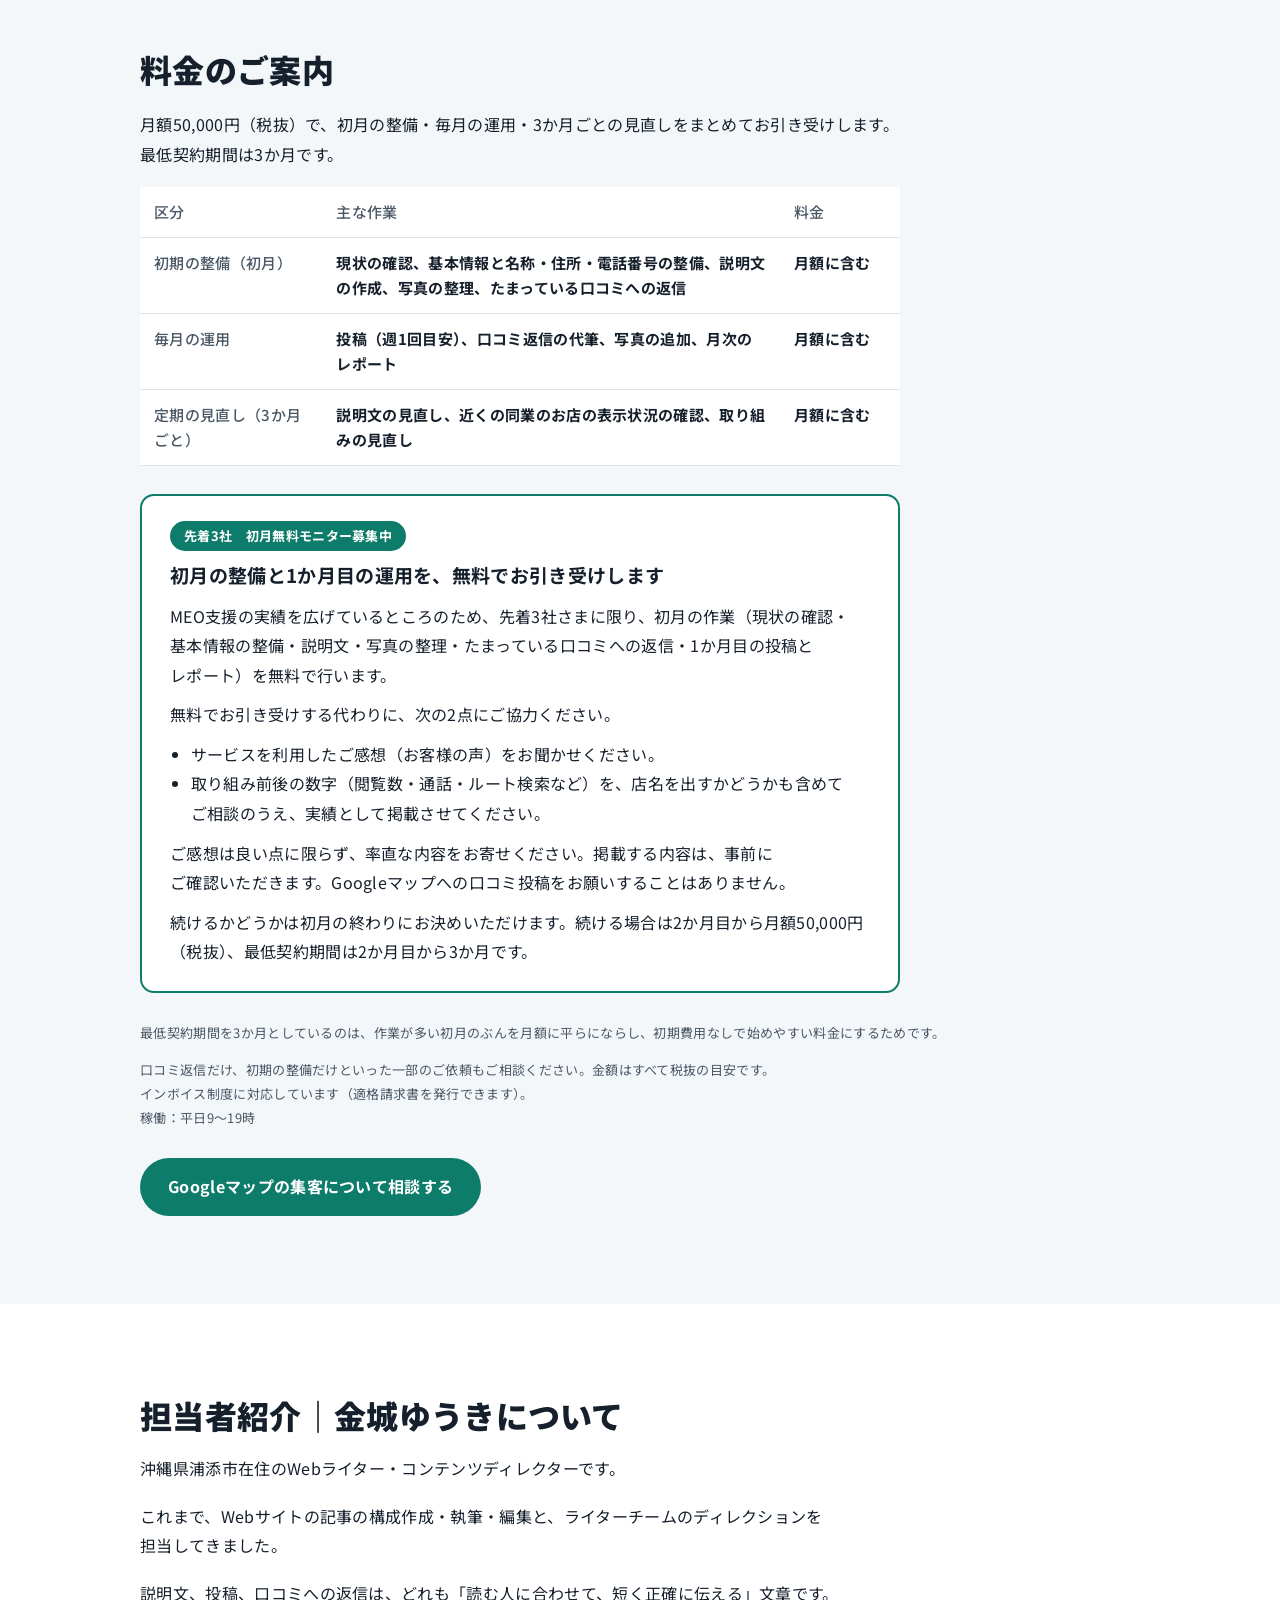
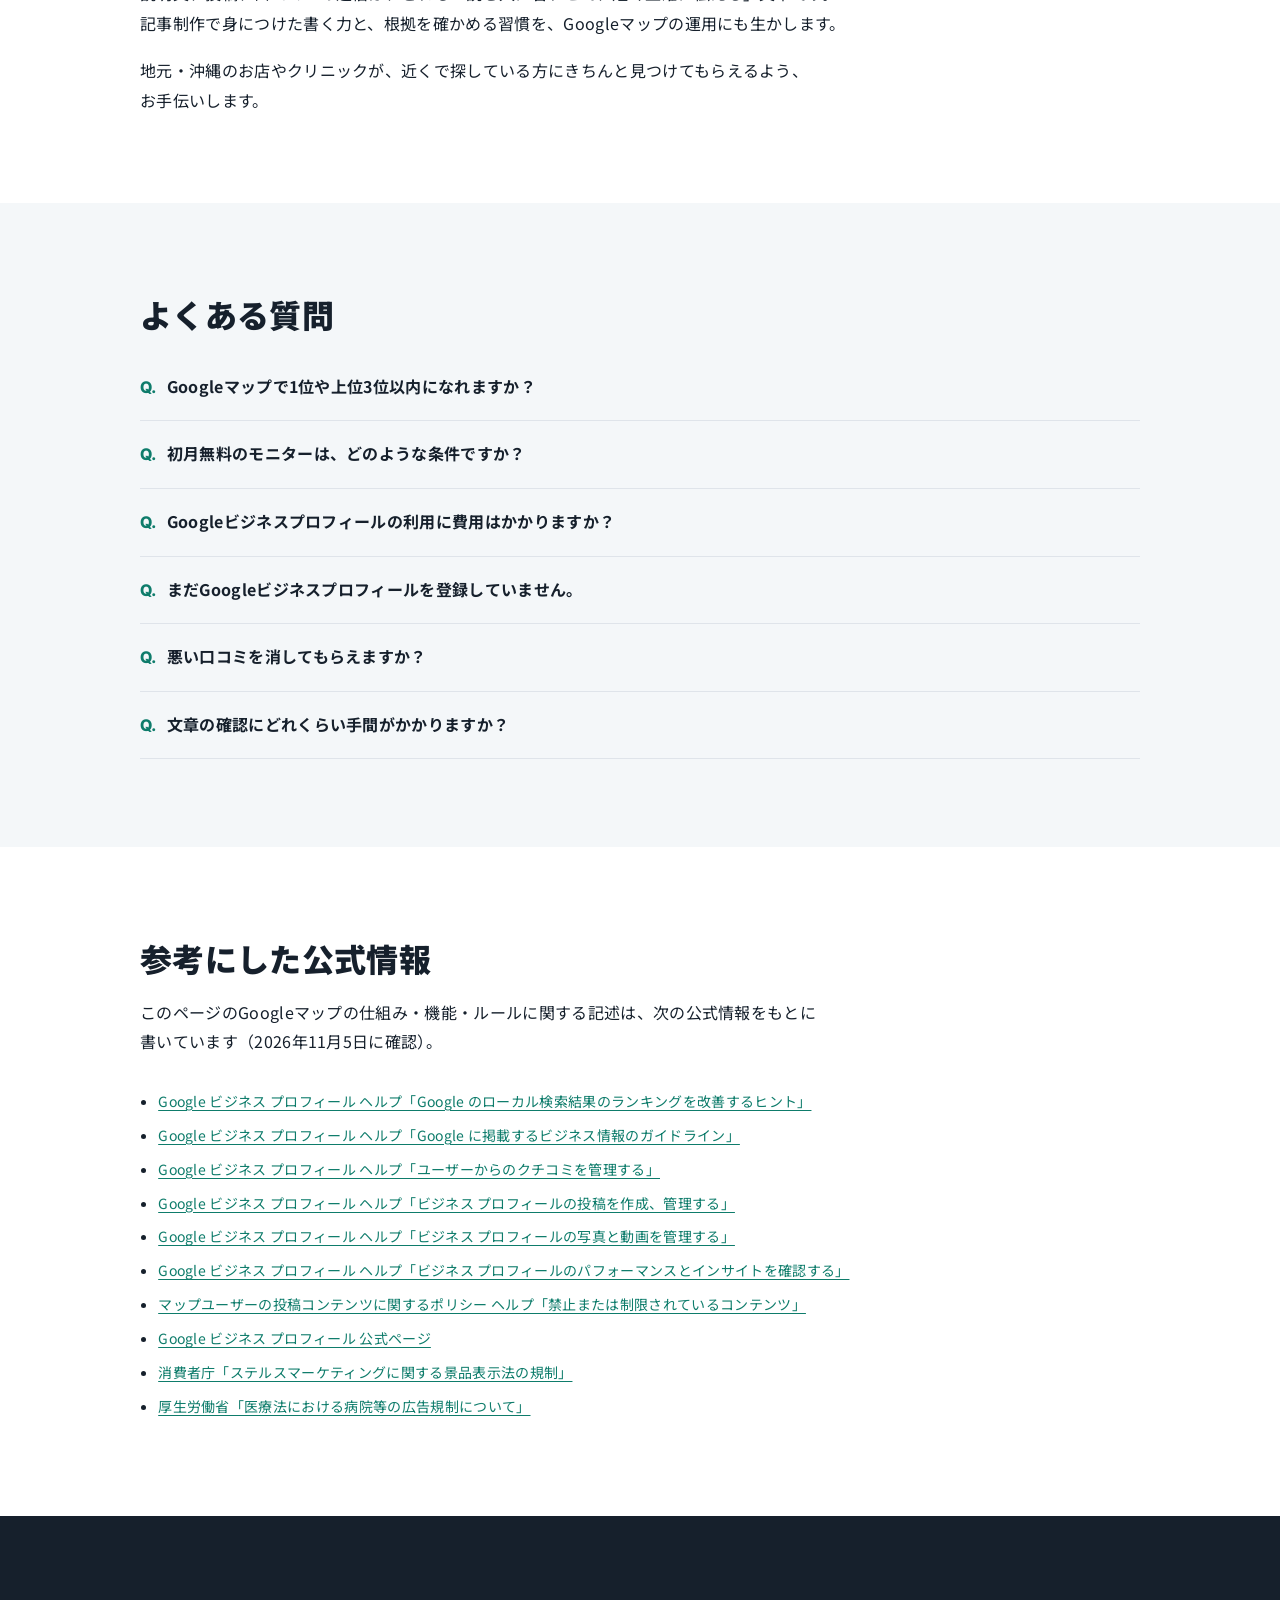
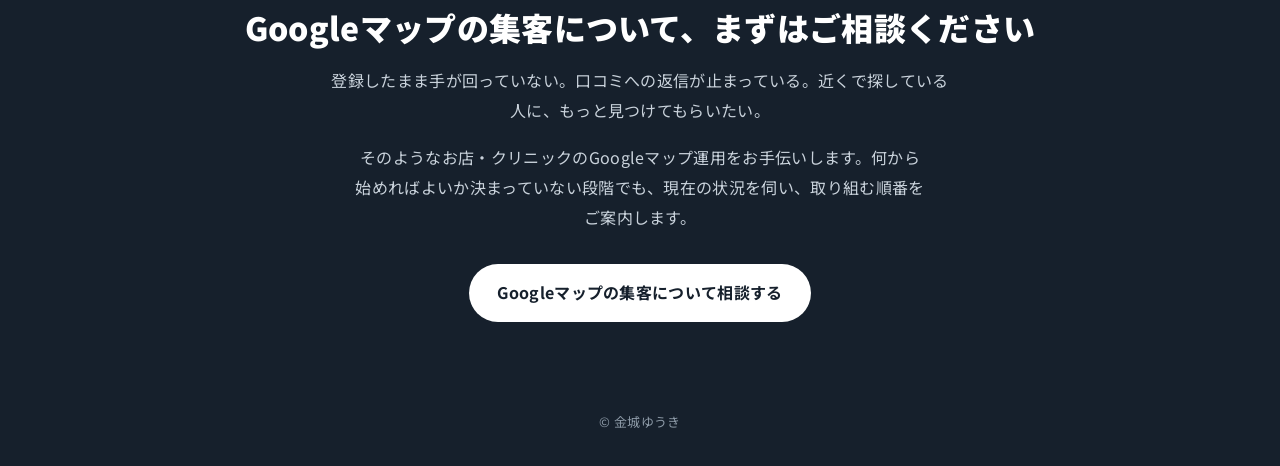
<file: meo.html>
<!doctype html>
<html lang="ja">
<head>
<meta charset="utf-8">
<meta name="viewport" content="width=device-width, initial-scale=1">
<!-- 2026-11-05公開。料金は2026-11-05 ゆうきさん決定（講座どおり月5万円・最低3か月＋初月無料モニター先着3社） -->
<!-- 効果・仕様の記述は、ページ下「参考にした公式情報」のURLを2026-11-05に開いて確かめたものだけを使っている -->
<title>MEO対策（Googleマップ集客）支援｜沖縄の店舗・クリニック向け｜金城ゆうき</title>
<meta name="description" content="Googleビジネスプロフィールの整備、写真・投稿、口コミ返信の代筆、表示状況のレポートまで、Googleマップで見つけてもらうための運用をお手伝いします。沖縄県浦添市在住の金城ゆうきが担当します。">
<meta name="theme-color" content="#16202c">
<link rel="icon" href="data:image/svg+xml,%3Csvg xmlns=%22http://www.w3.org/2000/svg%22 viewBox=%220 0 64 64%22%3E%3Crect width=%2264%22 height=%2264%22 rx=%2214%22 fill=%22%2316202c%22/%3E%3Ctext x=%2232%22 y=%2243%22 font-size=%2230%22 font-family=%22sans-serif%22 font-weight=%22700%22 text-anchor=%22middle%22 fill=%22%23ffffff%22%3EYK%3C/text%3E%3C/svg%3E">
<!-- seo:start -->
<link rel="canonical" href="https://yukinjou0127-spec.github.io/meo.html">
<meta property="og:type" content="article">
<meta property="og:site_name" content="金城ゆうき｜コンテンツディレクター・ライター">
<meta property="og:locale" content="ja_JP">
<meta property="og:url" content="https://yukinjou0127-spec.github.io/meo.html">
<meta property="og:title" content="MEO対策（Googleマップ集客）支援｜沖縄の店舗・クリニック向け｜金城ゆうき">
<meta property="og:description" content="Googleビジネスプロフィールの整備、写真・投稿、口コミ返信の代筆、表示状況のレポートまで、Googleマップで見つけてもらうための運用をお手伝いします。沖縄県浦添市在住の金城ゆうきが担当します。">
<meta name="twitter:card" content="summary">
<script type="application/ld+json">
{
 "@context": "https://schema.org",
 "@graph": [
  {
   "@type": "WebPage",
   "@id": "https://yukinjou0127-spec.github.io/meo.html",
   "url": "https://yukinjou0127-spec.github.io/meo.html",
   "name": "MEO対策（Googleマップ集客）支援｜沖縄の店舗・クリニック向け｜金城ゆうき",
   "description": "Googleビジネスプロフィールの整備、写真・投稿、口コミ返信の代筆、表示状況のレポートまで、Googleマップで見つけてもらうための運用をお手伝いします。沖縄県浦添市在住の金城ゆうきが担当します。",
   "inLanguage": "ja",
   "about": {
    "@id": "https://yukinjou0127-spec.github.io/#service"
   },
   "author": {
    "@id": "https://yukinjou0127-spec.github.io/#person"
   }
  },
  {
   "@type": "FAQPage",
   "mainEntity": [
    {
     "@type": "Question",
     "name": "Googleマップで1位や上位3位以内になれますか？",
     "acceptedAnswer": {
      "@type": "Answer",
      "text": "順位をお約束することはできません。表示は検索した人の場所によっても変わり、Googleも金銭などで順位を上げることには応じていません。Googleが勧める取り組みを続け、毎月の数字で変化を確かめながら進めます。"
     }
    },
    {
     "@type": "Question",
     "name": "初月無料のモニターは、どのような条件ですか？",
     "acceptedAnswer": {
      "@type": "Answer",
      "text": "先着3社さまに限り、初月の整備と1か月目の運用を無料で行います。代わりに、ご感想と、取り組み前後の数字を実績として掲載することにご協力をお願いしています。掲載する内容は事前にご確認いただけます。続けるかどうかは初月の終わりにお決めいただけます。"
     }
    },
    {
     "@type": "Question",
     "name": "Googleビジネスプロフィールの利用に費用はかかりますか？",
     "acceptedAnswer": {
      "@type": "Answer",
      "text": "Googleビジネスプロフィールの作成と掲載は無料です（Google ビジネス プロフィール公式ページ）。本サービスの料金は、運用の作業に対する費用です。"
     }
    },
    {
     "@type": "Question",
     "name": "まだGoogleビジネスプロフィールを登録していません。",
     "acceptedAnswer": {
      "@type": "Answer",
      "text": "登録とオーナー確認の進め方からご案内します。オーナー確認は事業者ご本人が行う手続きのため、必要な操作はご一緒に進めます。"
     }
    },
    {
     "@type": "Question",
     "name": "悪い口コミを消してもらえますか？",
     "acceptedAnswer": {
      "@type": "Answer",
      "text": "口コミを消すことはお約束できません。事実を確かめたうえで、ほかのお客様が読んでも誠実さが伝わる返信文をご用意します。その口コミがGoogleのポリシーに反する内容かどうかも、一緒に確かめます。"
     }
    },
    {
     "@type": "Question",
     "name": "文章の確認にどれくらい手間がかかりますか？",
     "acceptedAnswer": {
      "@type": "Answer",
      "text": "最初に、お店の口調や返信で避けたい表現を伺い、その方針に沿って文案を作ります。公開前にすべて確認するか、方針が固まったら任せていただくかは、ご都合に合わせて決められます。"
     }
    }
   ]
  }
 ]
}
</script>
<!-- seo:end -->
<link rel="preconnect" href="https://fonts.googleapis.com">
<link rel="preconnect" href="https://fonts.gstatic.com" crossorigin>
<link href="https://fonts.googleapis.com/css2?family=Noto+Sans+JP:wght@400;500;700;900&family=Inter:wght@600;800&display=swap" rel="stylesheet">
<link rel="stylesheet" href="style.css">
<style>
/* このページだけで使う最小限の追加（style.css は変更していない） */
.lp-hero h1{font-size:clamp(28px,4.2vw,46px)}
.lp-hero p.desc{margin-bottom:14px}
.lp-hero .cta-row{margin-top:32px}
.body-text{max-width:760px}
.body-text p{margin:0 0 18px}
.body-text p:last-child{margin-bottom:0}
.before{margin:0 0 32px;max-width:760px}
.after{margin:28px 0 0;max-width:760px}
.after + .after{margin-top:14px}
.cta-row.gap{margin-top:28px}
.sub-h{font-size:20px;margin:44px 0 16px}
.cmp th,.cmp td{white-space:normal;vertical-align:top;line-height:1.7;overflow-wrap:anywhere}
.cmp thead th{background:var(--soft)}
.cmp tbody th{width:22%}
.src{font-size:13px;color:var(--sub);margin-top:10px}
.src a{text-decoration:underline;text-underline-offset:3px}
.effect-src{display:block;font-size:12px;color:var(--sub);margin-top:8px}
.effect-src a{text-decoration:underline;text-underline-offset:3px}
.rules{margin:0;padding-left:1.3em;max-width:760px}
.rules li{margin:0 0 10px}
.todo{display:inline-block;font-size:12px;font-weight:700;color:#9a3412;background:#ffedd5;border:1px solid #fdba74;border-radius:6px;padding:1px 8px;margin-left:4px}
.layer-table td,.layer-table th{white-space:normal;vertical-align:top;line-height:1.7}
.layer-table tr > :first-child{width:24%}
.layer-table tr > :last-child{width:120px;white-space:nowrap}
.monitor{margin:28px 0;max-width:760px;background:#fff;border:2px solid var(--accent);border-radius:var(--radius);padding:24px 28px}
.monitor-label{display:inline-block;font-size:13px;font-weight:700;color:#fff;background:var(--accent);border-radius:999px;padding:3px 14px;margin:0 0 10px}
.monitor h3{font-size:19px;margin:0 0 12px;line-height:1.5}
.monitor p{margin:0 0 10px}
.monitor ul{margin:0 0 10px;padding-left:1.3em}
.monitor p:last-child{margin-bottom:0}
@media (max-width:700px){.monitor{padding:20px 18px}}
.sources{margin:0;padding-left:1.3em;font-size:14px;overflow-wrap:anywhere}
.sources li{margin:0 0 8px}
.sources a{text-decoration:underline;text-underline-offset:3px}
@media (max-width:700px){
  .cmp,.layer-table{font-size:14px}
  .cmp th,.cmp td,.layer-table th,.layer-table td{padding:8px 6px}
  .cmp tbody th{width:26%}
}
</style>
</head>
<body>

<header>
  <div class="wrap">
    <a class="logo" href="index.html">金城ゆうき<span>コンテンツディレクター・ライター</span></a>
    <nav>
      <a href="content-seo.html">コンテンツSEO</a>
      <a href="ai-efficiency.html">AI業務効率化</a>
      <a href="ai-agent.html">AIエージェント</a>
      <a href="ai-writing.html">記事制作代行</a>
      <a href="meo.html" aria-current="page">MEO対策</a>
      <a class="m" href="works.html">制作実績</a>
      <a href="index.html#price">料金</a>
    </nav>
    <a class="btn small" href="contact.html">相談する</a>
  </div>
</header>

<main>
<section class="lp-hero">
  <div class="wrap">
    <h1>Googleマップで<br><span class="ib">見つけてもらうためのMEO支援</span></h1>
    <p class="desc">「地域名＋業種」で探しているお客様に、お店の情報を正しく、選ばれやすい形で届けるお手伝いをします。</p>
    <p class="desc">Googleビジネスプロフィールの整備、写真と投稿、口コミへの返信、表示状況のレポートまで、日々の運用をまとめてお引き受けします。</p>
    <p class="desc">沖縄県浦添市在住のWebライター・コンテンツディレクター、金城ゆうきが担当します。</p>
    <p class="desc"><strong>ただいま実績づくりのため、初月無料のモニターを先着3社まで募集しています。</strong></p>
    <div class="cta-row">
      <a class="btn" href="contact.html">Googleマップの集客について相談する</a>
    </div>
  </div>
</section>

<section class="soft">
  <div class="wrap">
    <h2>こんなお悩みはありませんか？</h2>
    <div class="problems">
      <div class="problem"><p>Googleマップに店舗の情報は出ているが、登録したまま何年も手を入れていない。</p></div>
      <div class="problem"><p>口コミへの返信が止まっている。悪い口コミにどう返せばよいか分からない。</p></div>
      <div class="problem"><p>「地域名＋業種」で検索しても、近くの同業のお店ばかりが表示される。</p></div>
    </div>
    <p class="after">どれも、Googleビジネスプロフィールを少しずつ整えていくことで手を打てる課題です。</p>
    <p class="after">ただ、診療や接客で忙しいなか、写真を撮って投稿し、口コミに一件ずつ返信し続けるのは簡単ではありません。その続ける部分を、金城がお引き受けします。</p>
  </div>
</section>

<section>
  <div class="wrap">
    <h2>MEOとは｜Googleマップで見つけてもらうための取り組み</h2>
    <div class="body-text">
      <p>MEO（Map Engine Optimization）は、Googleマップや、Google検索の地図の欄で、お店の情報を見つけてもらいやすくするための取り組みです。</p>
      <p>「浦添 歯医者」「那覇 整骨院」のように、地域名と業種で検索すると、地図と一緒にお店の一覧が表示されます。この一覧に載る情報のもとになっているのが、Googleが無料で提供している「Googleビジネスプロフィール」です。</p>
      <p>MEOでは、このビジネスプロフィールの情報を正確に、充実した状態に保ち、写真・投稿・口コミへの返信を続けていきます。</p>
    </div>

    <h3 class="sub-h">Googleマップの表示を決める3つの要素</h3>
    <p class="before">Googleは、地域の検索結果は主に次の3つをもとに表示されると説明しています。</p>
    <div class="pillars three">
      <div class="pillar"><h3>関連性</h3><p>検索された言葉と、ビジネスプロフィールの内容がどれだけ合っているか。</p></div>
      <div class="pillar"><h3>距離</h3><p>検索した人のいる場所から、お店までの距離。</p></div>
      <div class="pillar"><h3>知名度</h3><p>そのお店がどれだけ広く知られているか。お店にリンクしているWebサイトの数や、口コミの数なども判断材料になります。</p></div>
    </div>
    <p class="after">距離はお店の場所で決まるため、運用で変えることはできません。MEOでは、情報の整備で「関連性」を、口コミの積み重ねで「知名度」を高めることに取り組みます。写真や投稿は、お店の様子や最新の情報をお客様に伝えるために続けます。</p>
    <p class="src">出典：<a href="https://support.google.com/business/answer/7091?hl=ja" target="_blank" rel="noopener">Google ビジネス プロフィール ヘルプ「Google のローカル検索結果のランキングを改善するヒント」</a></p>

    <h3 class="sub-h">SEOとの違い</h3>
    <div class="table-wrap">
      <table class="cmp">
        <thead>
          <tr><th></th><th>MEO</th><th>SEO</th></tr>
        </thead>
        <tbody>
          <tr><th>対象</th><td>Googleビジネスプロフィール（Googleマップに載るお店の情報）</td><td>自社のWebサイト・ブログ記事</td></tr>
          <tr><th>表示される場所</th><td>Googleマップ、Google検索の地図の欄</td><td>Google検索の検索結果（Webページの一覧）</td></tr>
          <tr><th>向いている検索</th><td>「地域名＋業種」など、近くのお店を探す検索</td><td>悩みや疑問を調べる検索、地域を問わない検索</td></tr>
          <tr><th>主な作業</th><td>店舗情報の整備、写真・投稿、口コミへの返信</td><td>記事の企画・執筆、サイトの改善</td></tr>
          <tr><th>検索した人の次の行動</th><td>電話、ルート検索、予約、Webサイトを見る</td><td>記事を読み、問い合わせや購入へ進む</td></tr>
        </tbody>
      </table>
    </div>
    <p class="after">来店型のお店やクリニックでは、近くで探している人の目に触れるMEOが、来店の入り口になりやすいと考えています。記事でじっくり伝えたい内容はSEO、近くで探している人に届けるのはMEOと、役割を分けて考えると分かりやすくなります。</p>
    <p class="x-link" style="margin-top:20px;font-weight:700"><a href="content-seo.html">Webサイトの記事で集客したい方へ（コンテンツSEO） →</a></p>
  </div>
</section>

<section class="soft">
  <div class="wrap">
    <h2>MEO支援で行うこと</h2>
    <p class="before">Googleの公式ヘルプとガイドラインの内容をもとに、次の作業に対応します。</p>
    <div class="menu">
      <div class="menu-item"><h3>現状の確認</h3><p>Googleマップでの見え方、情報の抜け、口コミと返信の状況、「地域名＋業種」で検索したときの表示を確かめ、優先して直す点をお伝えします。</p></div>
      <div class="menu-item"><h3>基本情報の整備</h3><p>住所、営業時間（祝日などの特別営業時間を含む）、ビジネスの種類、駐車場の有無などを、正確で充実した状態に整えます。</p></div>
      <div class="menu-item"><h3>名称・住所・電話番号の統一</h3><p>店名は、看板やWebサイトで実際に使っている名称をそのまま使います。住所と電話番号も正確にそろえ、店名にキーワードを付け足すなど、ガイドラインに反する書き方はしません。</p></div>
      <div class="menu-item"><h3>説明文の作成</h3><p>お店の強みや対応できる内容が伝わるように、ビジネスの説明文を書きます。</p></div>
      <div class="menu-item"><h3>写真の整理と追加</h3><p>外観・店内・メニューやサービスなど、載せる写真を整理します。スタッフの方から写真を集める流れも一緒に作ります。</p></div>
      <div class="menu-item"><h3>投稿の作成</h3><p>お知らせ、キャンペーン（特典）、イベントなどの投稿文を作り、定期的に投稿します。</p></div>
      <div class="menu-item"><h3>口コミ返信の代筆</h3><p>お店の口調に合わせて返信文を作ります。厳しい口コミへの返信も、事実を確かめたうえで文案をご用意します。</p></div>
      <div class="menu-item"><h3>口コミのお願いの文面</h3><p>来店されたお客様に口コミを書いていただくための案内文や、スタッフの声かけの例を作ります。</p></div>
      <div class="menu-item"><h3>月次のレポート</h3><p>閲覧数、通話、ルート検索、Webサイトのクリック、検索に使われた語句などを毎月まとめ、次に何をするかを添えてお送りします。</p></div>
    </div>
    <p class="after">すべてを一度に始める必要はありません。お店の状況とご予算に合わせて、必要な作業から選べます。</p>
    <p class="after">口コミへの返信、写真の表示、パフォーマンスの確認には、Googleビジネスプロフィールの「オーナー確認」が必要です。まだお済みでない場合は、手続きの進め方からご案内します。</p>
  </div>
</section>

<section>
  <div class="wrap">
    <h2>MEOで期待できること</h2>
    <p class="before">Googleの公式ヘルプには、ビジネスプロフィールの運用について次のような説明があります。</p>
    <div class="reasons">
      <div class="reason"><h3>地域の検索結果に表示される可能性を高める</h3><p>ビジネス情報が充実していて正確なほど、地域の検索結果に表示される可能性が高くなるとされています。</p><span class="effect-src">出典：<a href="https://support.google.com/business/answer/7091?hl=ja" target="_blank" rel="noopener">Google ビジネス プロフィール ヘルプ</a></span></div>
      <div class="reason"><h3>口コミへの向き合い方が伝わる</h3><p>口コミに返信することで、お客様の声を大切にしている姿勢を示せます。口コミの数が多く評価の高いお店は、地域の検索結果で上位に表示されやすいとも説明されています。</p><span class="effect-src">出典：<a href="https://support.google.com/business/answer/7091?hl=ja" target="_blank" rel="noopener">Google ビジネス プロフィール ヘルプ</a></span></div>
      <div class="reason"><h3>初めての方がお店を見つけやすくなる</h3><p>写真や動画で、商品やサービスを紹介できます。外観の写真は、来店する人がお店を見つけやすくなる手がかりになります。</p><span class="effect-src">出典：<a href="https://support.google.com/business/answer/6103862?hl=ja" target="_blank" rel="noopener">Google ビジネス プロフィール ヘルプ（写真と動画）</a></span></div>
      <div class="reason"><h3>集客の動きを数字で確かめられる</h3><p>オーナー確認をしたプロフィールでは、閲覧数、通話、ルート検索、Webサイトのクリック、検索に使われた語句などを確認できます。取り組みの前後で何が変わったかを見ながら進められます。</p><span class="effect-src">出典：<a href="https://support.google.com/business/answer/9918094?hl=ja" target="_blank" rel="noopener">Google ビジネス プロフィール ヘルプ（パフォーマンス）</a></span></div>
    </div>
    <p class="after">表示される順位は、検索した人の場所によっても変わります。Googleも、順位を上げるための依頼や金銭の受け取りには応じていないと明言しています。そのため、本サービスでは特定の順位や来店数を約束することはできません。</p>
    <p class="after">その代わりに、Googleが勧める取り組みを続け、毎月の数字で変化を確かめながら、次の一手を一緒に決めていきます。</p>
  </div>
</section>

<section class="soft">
  <div class="wrap">
    <h2>口コミと広告のルールを守って運用します</h2>
    <p class="before">口コミは、集め方を誤るとプロフィールの信頼を損ないかねません。次の点を守って運用します。</p>
    <ul class="rules">
      <li>割引や特典などと引き換えに口コミをお願いしたり、良い口コミだけを選んで頼んだりしません。Googleのポリシーで禁止されています。（<a href="https://support.google.com/contributionpolicy/answer/7400114?hl=ja" target="_blank" rel="noopener">Google マップ ユーザーの投稿コンテンツに関するポリシー</a>）</li>
      <li>お店がお願いして書いてもらった投稿を、一般のお客様の声のように見せることはしません。2023年10月1日から、広告であることを隠す表示（ステルスマーケティング）は景品表示法違反になっています。（<a href="https://www.caa.go.jp/policies/policy/representation/fair_labeling/stealth_marketing/" target="_blank" rel="noopener">消費者庁「ステルスマーケティングに関する景品表示法の規制」</a>）</li>
      <li>病院・クリニック・歯科医院の投稿や説明文は、厚生労働省の医療広告の決まりに照らして表現を確かめ、公開前に院内でご確認いただきます。（<a href="https://www.mhlw.go.jp/stf/seisakunitsuite/bunya/kenkou_iryou/iryou/kokokukisei/index.html" target="_blank" rel="noopener">厚生労働省「医療法における病院等の広告規制について」</a>）</li>
      <li>投稿・返信の文案は、公開前にご確認いただけます。確認の要否や頻度はご相談のうえ決めます。</li>
    </ul>
  </div>
</section>

<section>
  <div class="wrap">
    <h2>ご相談から運用開始までの流れ</h2>
    <ol class="process">
      <li><span class="no">1</span><div><h3>ご相談・ヒアリング</h3><p>お店の強み、来てほしいお客様、現在の困りごと、運用にかけられる手間を伺います。</p></div></li>
      <li><span class="no">2</span><div><h3>現状の確認とご提案</h3><p>Googleマップでの見え方と口コミの状況を確かめ、優先して取り組むことと作業の範囲をご提案します。</p></div></li>
      <li><span class="no">3</span><div><h3>初期の整備</h3><p>基本情報、名称・住所・電話番号の表記、説明文、写真を整えます。返信がたまっている口コミにも順に対応します。</p></div></li>
      <li><span class="no">4</span><div><h3>毎月の運用</h3><p>投稿、口コミへの返信、写真の追加を続けます。</p></div></li>
      <li><span class="no">5</span><div><h3>レポートと見直し</h3><p>毎月の数字をまとめてお送りし、定期的に説明文や取り組みの内容を見直します。</p></div></li>
    </ol>
  </div>
</section>

<section class="soft">
  <div class="wrap">
    <h2>料金のご案内</h2>
    <p class="price-lead">月額50,000円（税抜）で、初月の整備・毎月の運用・3か月ごとの見直しをまとめてお引き受けします。最低契約期間は3か月です。</p>
    <div class="table-wrap price-table">
      <table class="layer-table">
        <tr><th>区分</th><th>主な作業</th><th>料金</th></tr>
        <tr><th>初期の整備（初月）</th><td>現状の確認、基本情報と名称・住所・電話番号の整備、説明文の作成、写真の整理、たまっている口コミへの返信</td><td>月額に含む</td></tr>
        <tr><th>毎月の運用</th><td>投稿（週1回目安）、口コミ返信の代筆、写真の追加、月次のレポート</td><td>月額に含む</td></tr>
        <tr><th>定期の見直し（3か月ごと）</th><td>説明文の見直し、近くの同業のお店の表示状況の確認、取り組みの見直し</td><td>月額に含む</td></tr>
      </table>
    </div>
    <div class="monitor">
      <p class="monitor-label">先着3社　初月無料モニター募集中</p>
      <h3>初月の整備と1か月目の運用を、無料でお引き受けします</h3>
      <p>MEO支援の実績を広げているところのため、先着3社さまに限り、初月の作業（現状の確認・基本情報の整備・説明文・写真の整理・たまっている口コミへの返信・1か月目の投稿とレポート）を無料で行います。</p>
      <p>無料でお引き受けする代わりに、次の2点にご協力ください。</p>
      <ul>
        <li>サービスを利用したご感想（お客様の声）をお聞かせください。</li>
        <li>取り組み前後の数字（閲覧数・通話・ルート検索など）を、店名を出すかどうかも含めてご相談のうえ、実績として掲載させてください。</li>
      </ul>
      <p>ご感想は良い点に限らず、率直な内容をお寄せください。掲載する内容は、事前にご確認いただきます。Googleマップへの口コミ投稿をお願いすることはありません。</p>
      <p>続けるかどうかは初月の終わりにお決めいただけます。続ける場合は2か月目から月額50,000円（税抜）、最低契約期間は2か月目から3か月です。</p>
    </div>
    <p class="note">最低契約期間を3か月としているのは、作業が多い初月のぶんを月額に平らにならし、初期費用なしで始めやすい料金にするためです。</p>
    <p class="note">口コミ返信だけ、初期の整備だけといった一部のご依頼もご相談ください。金額はすべて税抜の目安です。<br>インボイス制度に対応しています（適格請求書を発行できます）。<br>稼働：平日9〜19時</p>
    <div class="cta-row gap">
      <a class="btn" href="contact.html">Googleマップの集客について相談する</a>
    </div>
  </div>
</section>

<section>
  <div class="wrap">
    <h2>担当者紹介｜金城ゆうきについて</h2>
    <div class="body-text">
      <p>沖縄県浦添市在住のWebライター・コンテンツディレクターです。</p>
      <p>これまで、Webサイトの記事の構成作成・執筆・編集と、ライターチームのディレクションを担当してきました。</p>
      <p>説明文、投稿、口コミへの返信は、どれも「読む人に合わせて、短く正確に伝える」文章です。記事制作で身につけた書く力と、根拠を確かめる習慣を、Googleマップの運用にも生かします。</p>
      <p>地元・沖縄のお店やクリニックが、近くで探している方にきちんと見つけてもらえるよう、お手伝いします。</p>
    </div>
  </div>
</section>

<!-- 「Q.」は style.css が質問の前に自動で表示する -->
<section class="soft">
  <div class="wrap">
    <h2>よくある質問</h2>
    <details class="faq">
      <summary>Googleマップで1位や上位3位以内になれますか？</summary>
      <p>順位をお約束することはできません。表示は検索した人の場所によっても変わり、Googleも金銭などで順位を上げることには応じていません。Googleが勧める取り組みを続け、毎月の数字で変化を確かめながら進めます。</p>
    </details>
    <details class="faq">
      <summary>初月無料のモニターは、どのような条件ですか？</summary>
      <p>先着3社さまに限り、初月の整備と1か月目の運用を無料で行います。代わりに、ご感想と、取り組み前後の数字を実績として掲載することにご協力をお願いしています。掲載する内容は事前にご確認いただけます。続けるかどうかは初月の終わりにお決めいただけます。</p>
    </details>
    <details class="faq">
      <summary>Googleビジネスプロフィールの利用に費用はかかりますか？</summary>
      <p>Googleビジネスプロフィールの作成と掲載は無料です（<a href="https://business.google.com/jp/business-profile/" target="_blank" rel="noopener">Google ビジネス プロフィール公式ページ</a>）。本サービスの料金は、運用の作業に対する費用です。</p>
    </details>
    <details class="faq">
      <summary>まだGoogleビジネスプロフィールを登録していません。</summary>
      <p>登録とオーナー確認の進め方からご案内します。オーナー確認は事業者ご本人が行う手続きのため、必要な操作はご一緒に進めます。</p>
    </details>
    <details class="faq">
      <summary>悪い口コミを消してもらえますか？</summary>
      <p>口コミを消すことはお約束できません。事実を確かめたうえで、ほかのお客様が読んでも誠実さが伝わる返信文をご用意します。その口コミがGoogleのポリシーに反する内容かどうかも、一緒に確かめます。</p>
    </details>
    <details class="faq">
      <summary>文章の確認にどれくらい手間がかかりますか？</summary>
      <p>最初に、お店の口調や返信で避けたい表現を伺い、その方針に沿って文案を作ります。公開前にすべて確認するか、方針が固まったら任せていただくかは、ご都合に合わせて決められます。</p>
    </details>
  </div>
</section>

<section>
  <div class="wrap">
    <h2>参考にした公式情報</h2>
    <p class="before">このページのGoogleマップの仕組み・機能・ルールに関する記述は、次の公式情報をもとに書いています（2026年11月5日に確認）。</p>
    <ul class="sources">
      <li><a href="https://support.google.com/business/answer/7091?hl=ja" target="_blank" rel="noopener">Google ビジネス プロフィール ヘルプ「Google のローカル検索結果のランキングを改善するヒント」</a></li>
      <li><a href="https://support.google.com/business/answer/3038177?hl=ja" target="_blank" rel="noopener">Google ビジネス プロフィール ヘルプ「Google に掲載するビジネス情報のガイドライン」</a></li>
      <li><a href="https://support.google.com/business/answer/3474050?hl=ja" target="_blank" rel="noopener">Google ビジネス プロフィール ヘルプ「ユーザーからのクチコミを管理する」</a></li>
      <li><a href="https://support.google.com/business/answer/7662907?hl=ja" target="_blank" rel="noopener">Google ビジネス プロフィール ヘルプ「ビジネス プロフィールの投稿を作成、管理する」</a></li>
      <li><a href="https://support.google.com/business/answer/6103862?hl=ja" target="_blank" rel="noopener">Google ビジネス プロフィール ヘルプ「ビジネス プロフィールの写真と動画を管理する」</a></li>
      <li><a href="https://support.google.com/business/answer/9918094?hl=ja" target="_blank" rel="noopener">Google ビジネス プロフィール ヘルプ「ビジネス プロフィールのパフォーマンスとインサイトを確認する」</a></li>
      <li><a href="https://support.google.com/contributionpolicy/answer/7400114?hl=ja" target="_blank" rel="noopener">マップユーザーの投稿コンテンツに関するポリシー ヘルプ「禁止または制限されているコンテンツ」</a></li>
      <li><a href="https://business.google.com/jp/business-profile/" target="_blank" rel="noopener">Google ビジネス プロフィール 公式ページ</a></li>
      <li><a href="https://www.caa.go.jp/policies/policy/representation/fair_labeling/stealth_marketing/" target="_blank" rel="noopener">消費者庁「ステルスマーケティングに関する景品表示法の規制」</a></li>
      <li><a href="https://www.mhlw.go.jp/stf/seisakunitsuite/bunya/kenkou_iryou/iryou/kokokukisei/index.html" target="_blank" rel="noopener">厚生労働省「医療法における病院等の広告規制について」</a></li>
    </ul>
  </div>
</section>

<section class="contact">
  <div class="wrap">
    <h2>Googleマップの集客について、まずはご相談ください</h2>
    <p style="margin-bottom:18px">登録したまま手が回っていない。口コミへの返信が止まっている。近くで探している人に、もっと見つけてもらいたい。</p>
    <p>そのようなお店・クリニックのGoogleマップ運用をお手伝いします。何から始めればよいか決まっていない段階でも、現在の状況を伺い、取り組む順番をご案内します。</p>
    <div class="cta-row">
      <a class="btn" href="contact.html">Googleマップの集客について相談する</a>
    </div>
  </div>
</section>
</main>

<footer>
  <div class="wrap">© 金城ゆうき</div>
</footer>
</body>
</html>
</file>
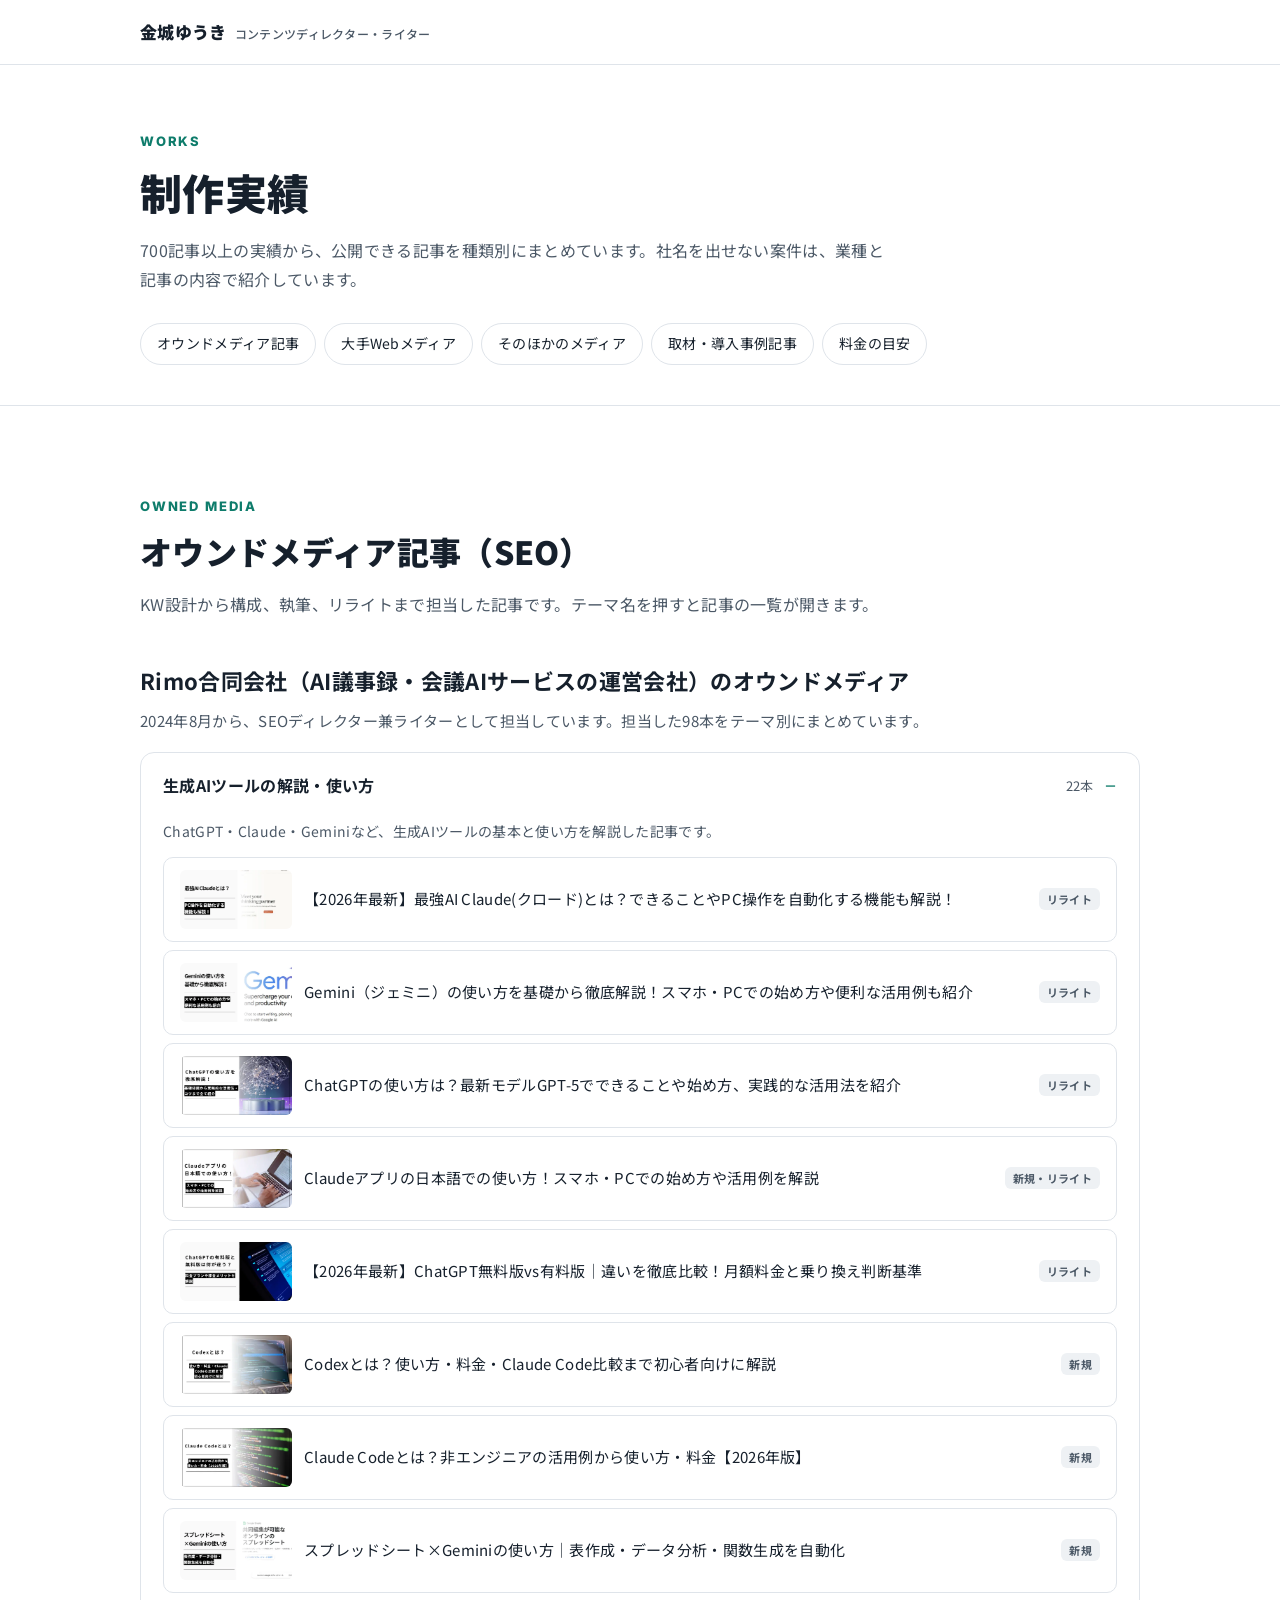
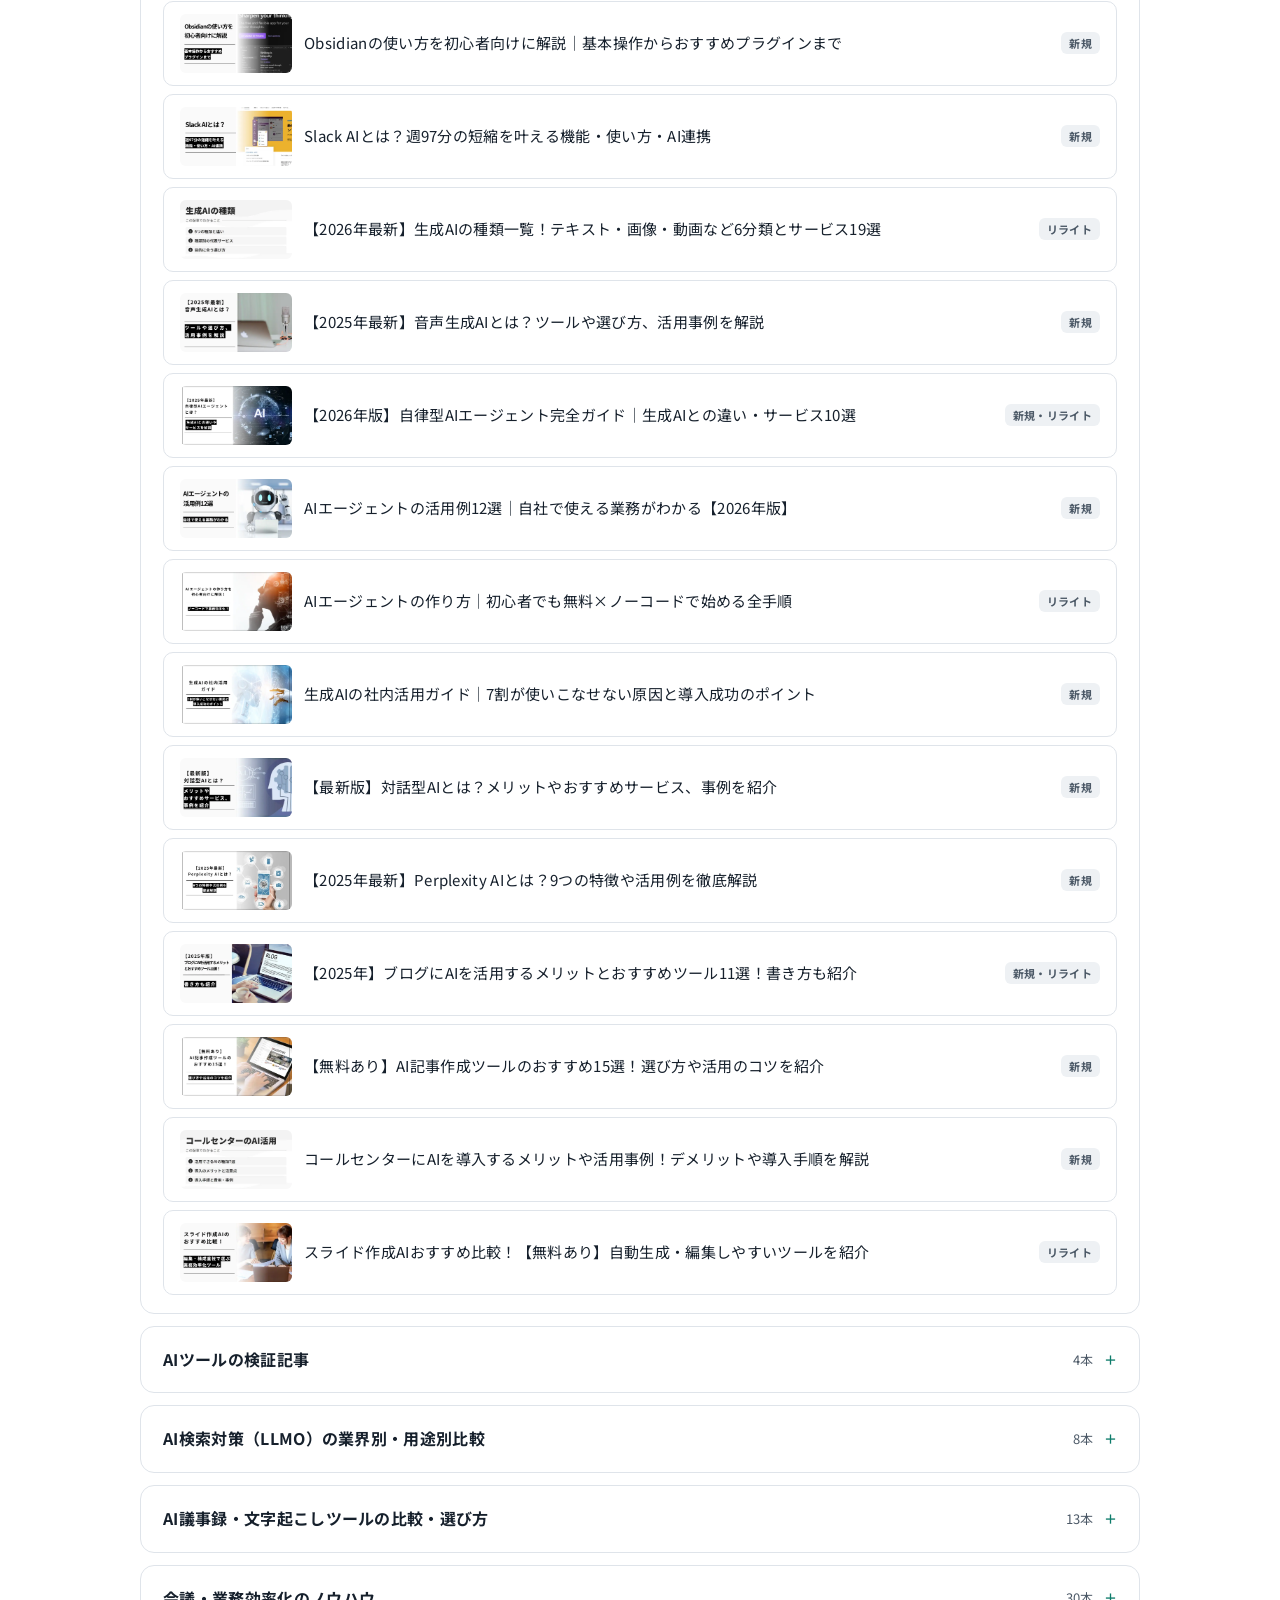
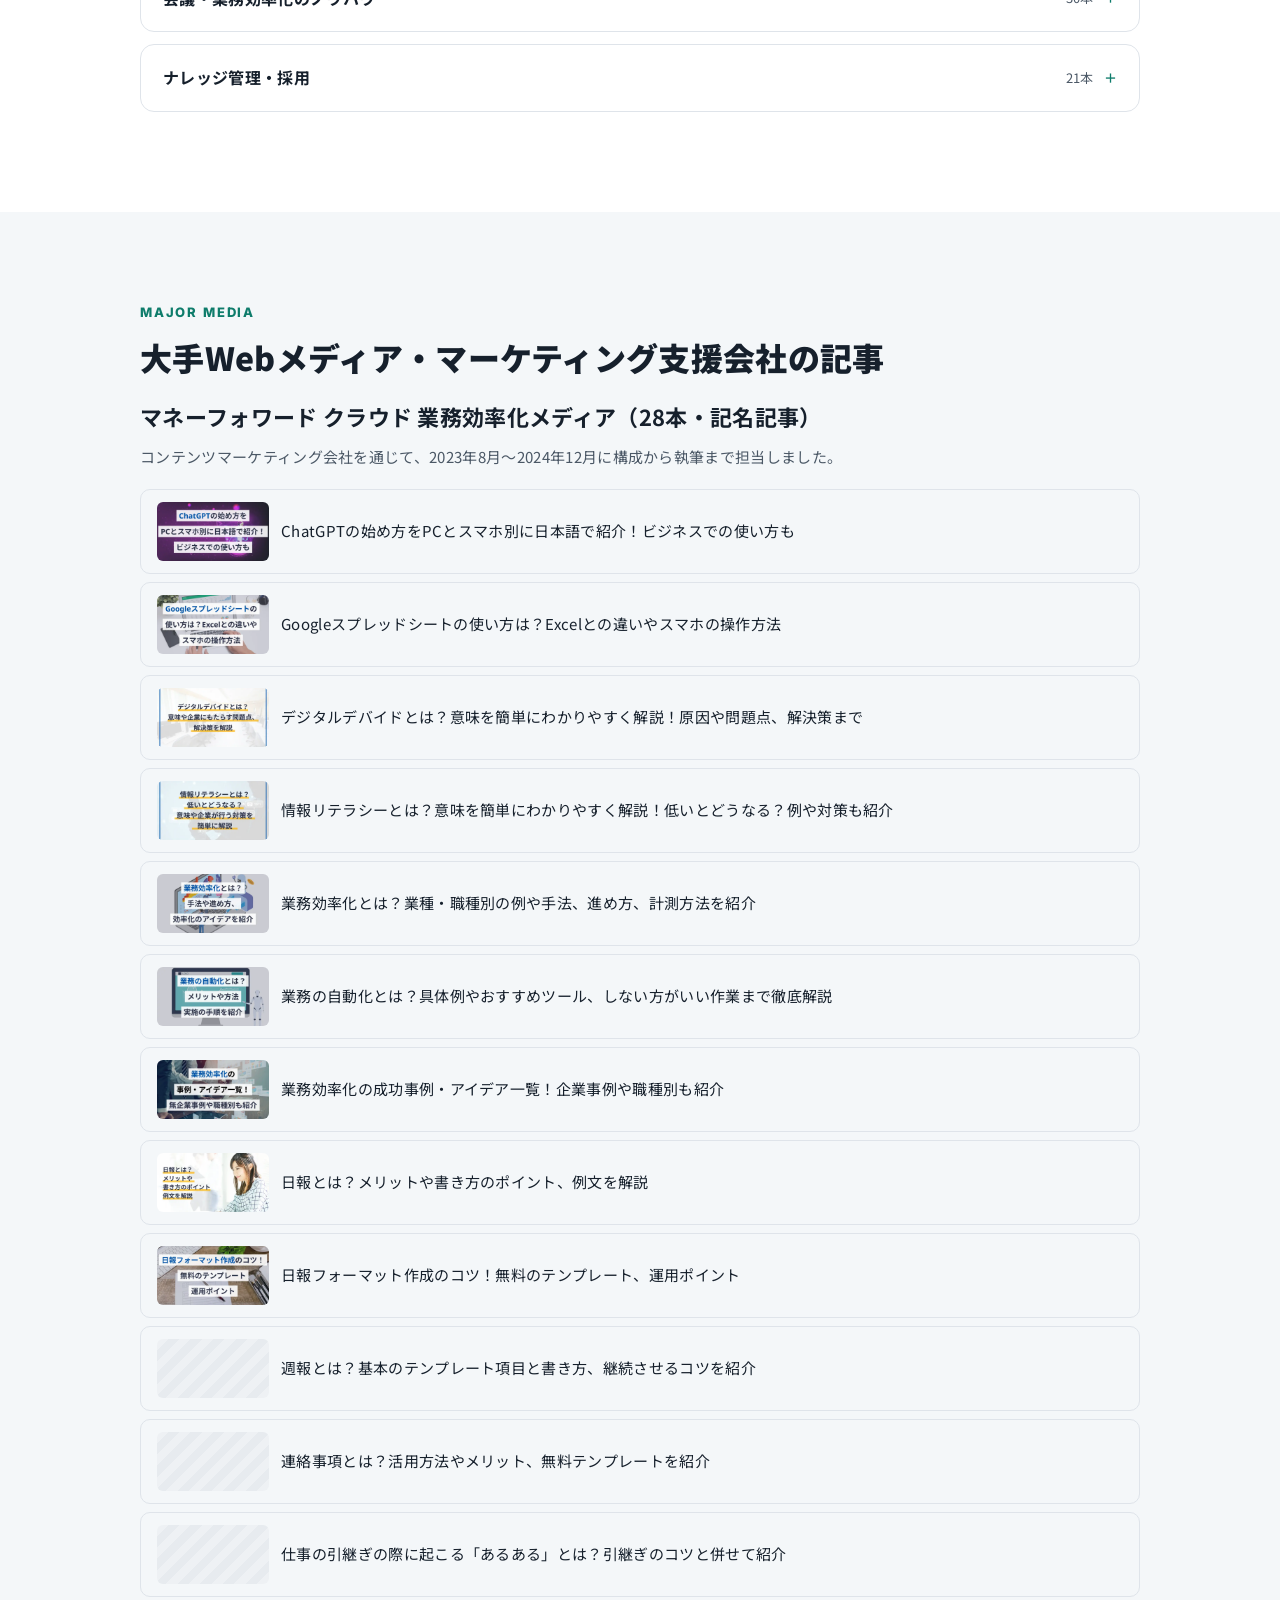
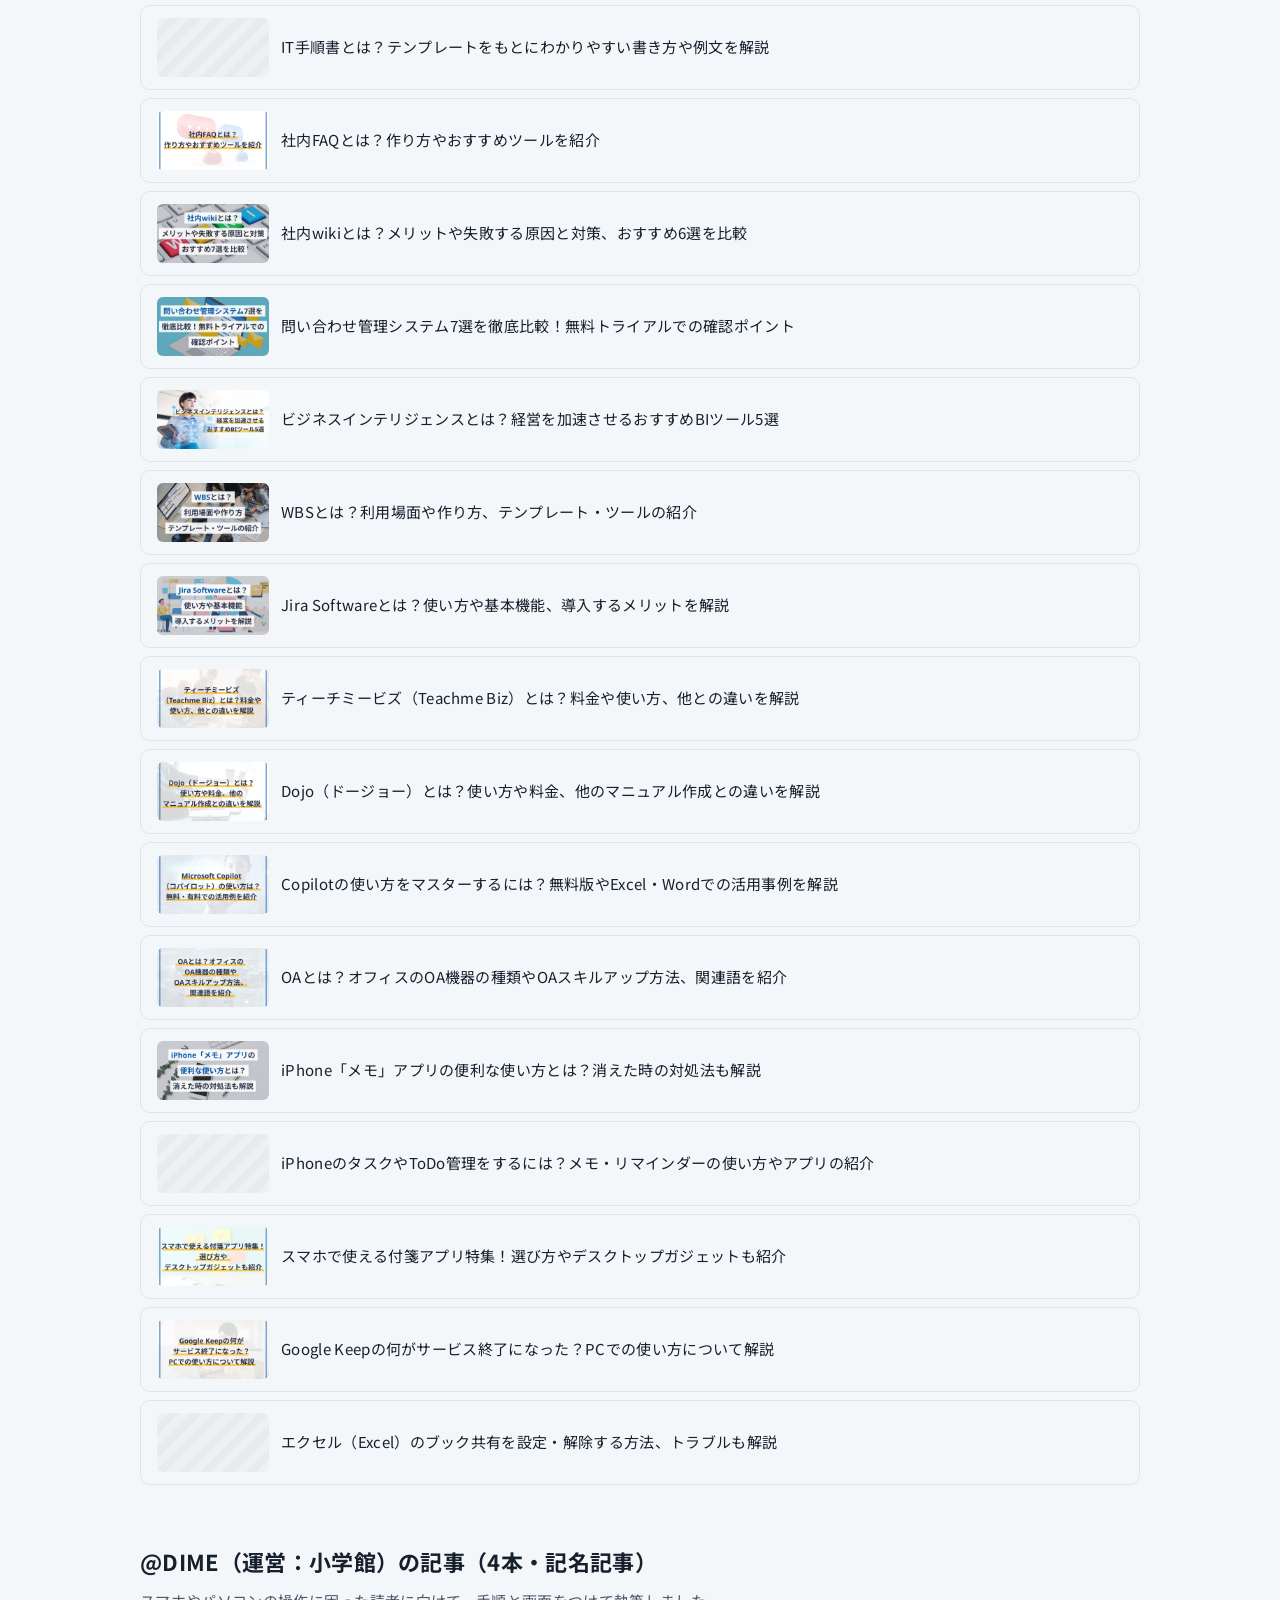
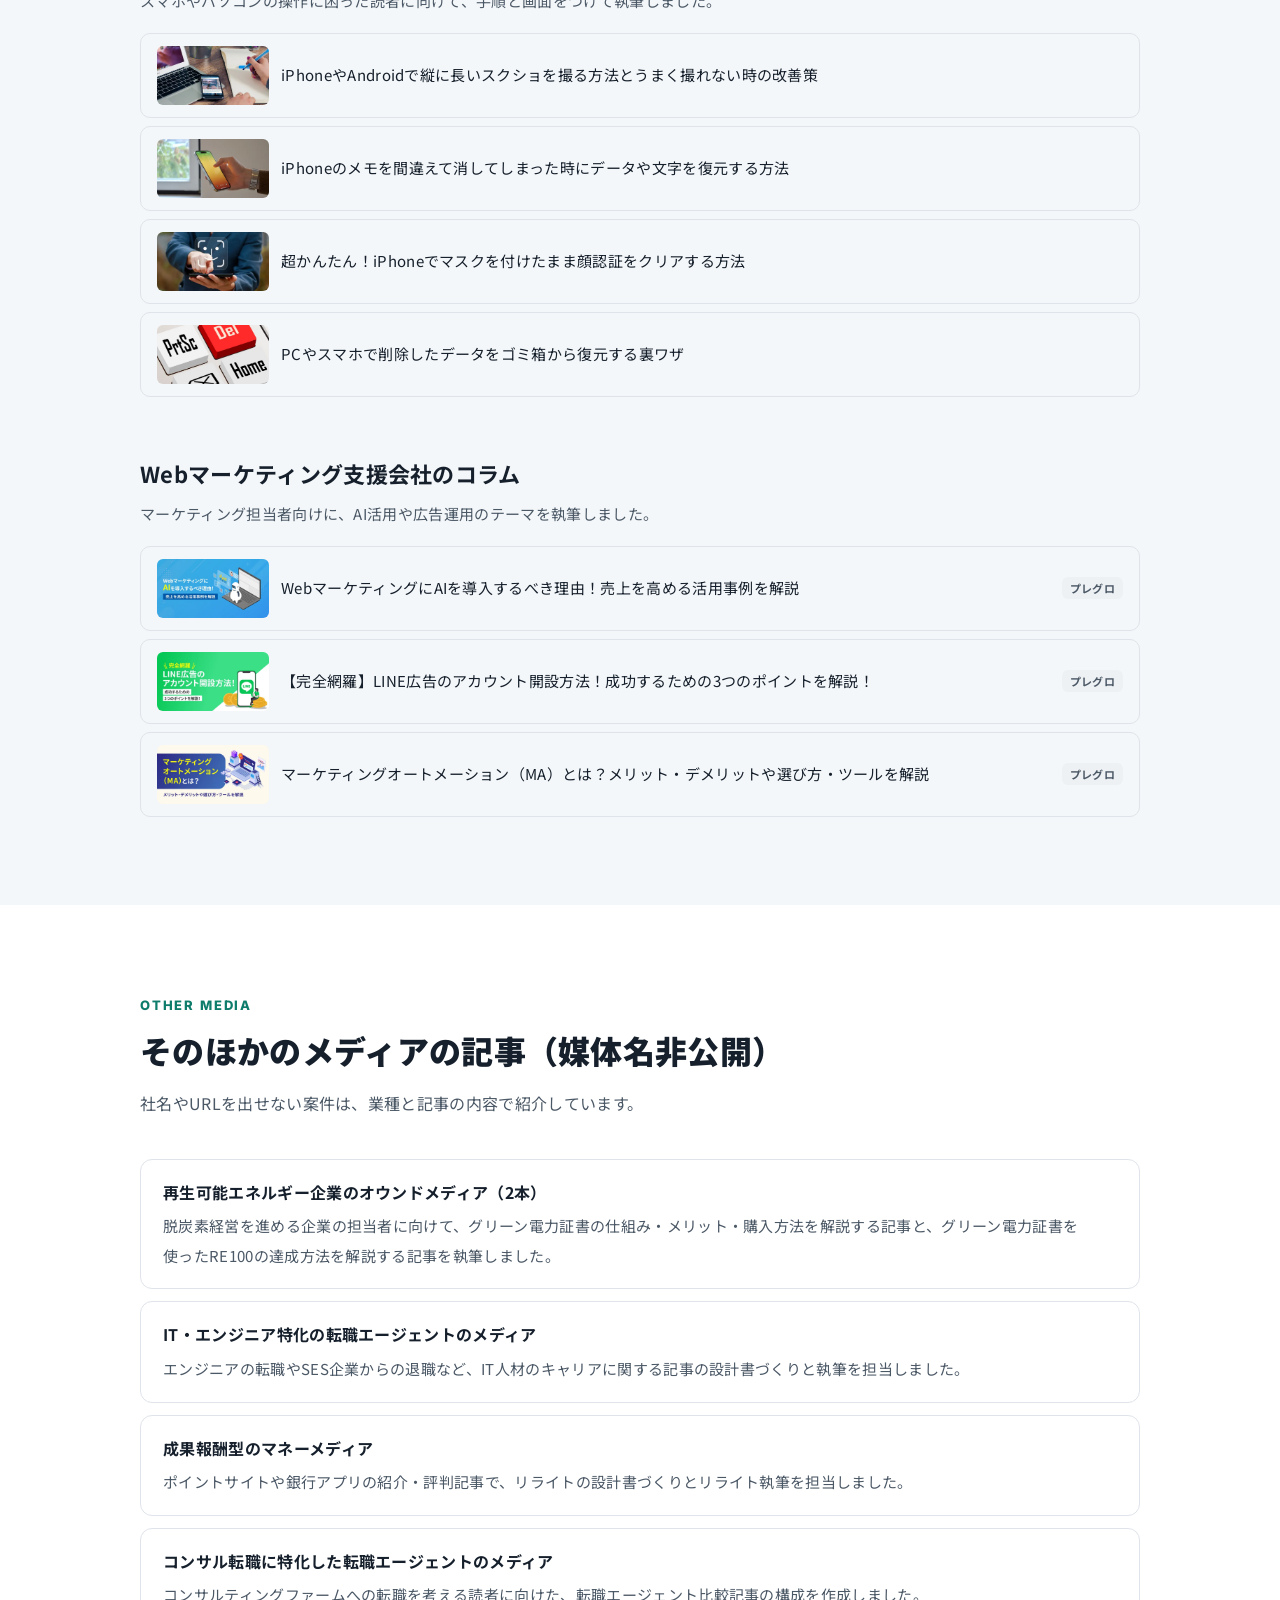
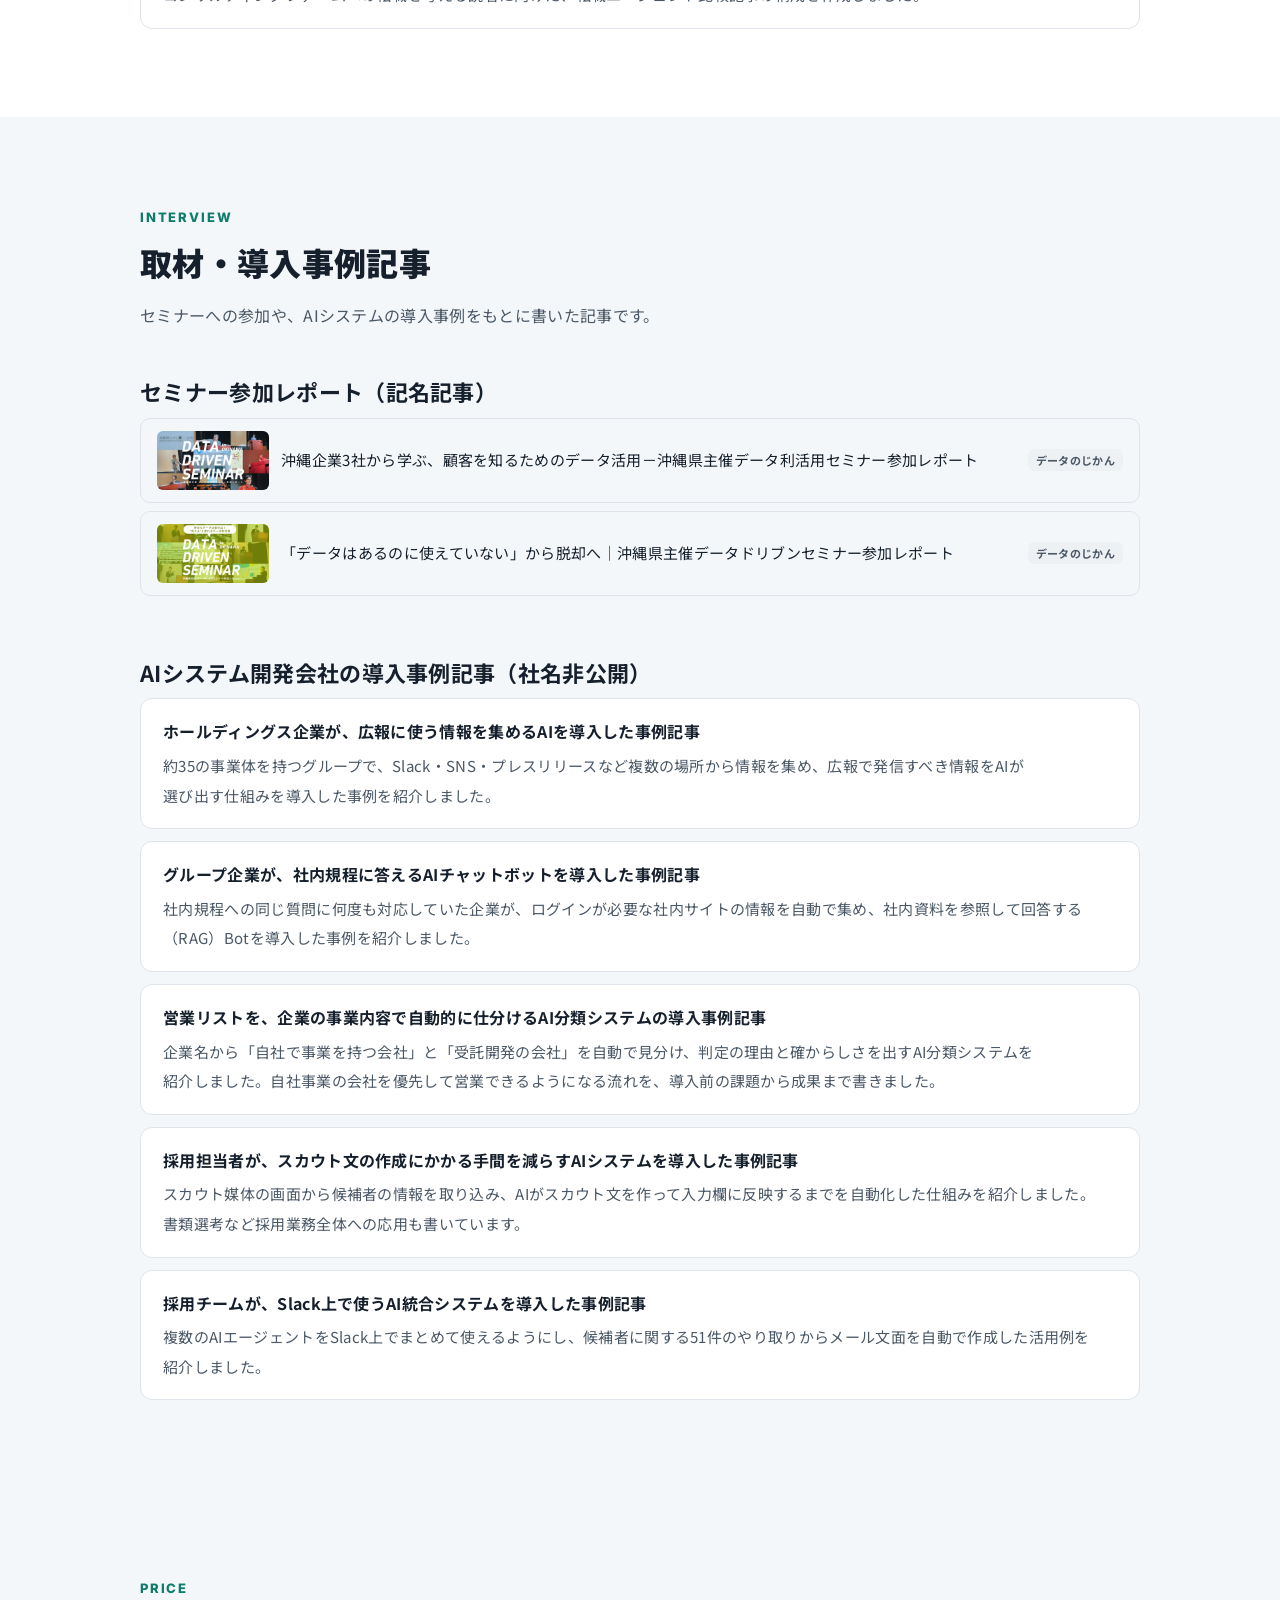
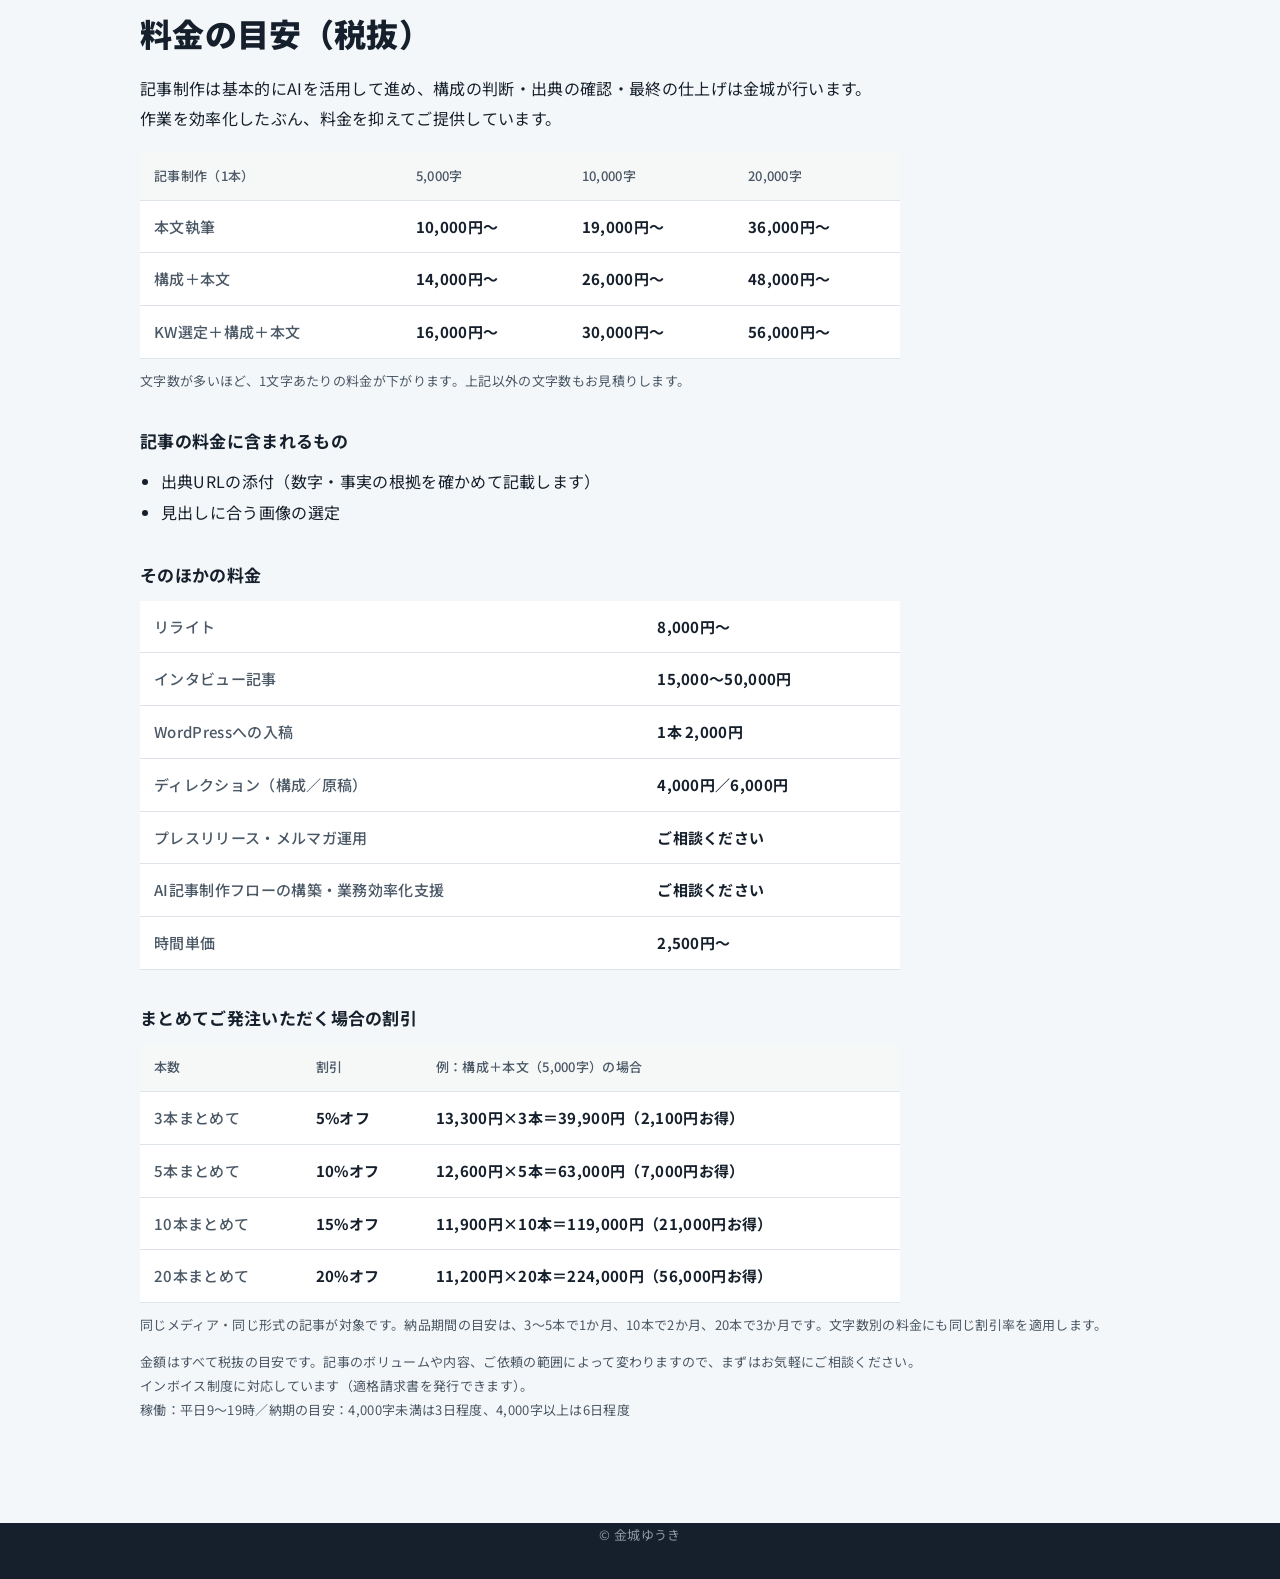
<file: portfolio.html>
<!doctype html>
<html lang="ja">
<head>
<meta charset="utf-8">
<meta name="viewport" content="width=device-width, initial-scale=1">
<title>制作実績｜金城ゆうき</title>
<meta name="description" content="BtoBオウンドメディアのコンテンツディレクター・ライター金城ゆうきの制作実績です。700記事以上の実績から、公開できる記事を種類別にまとめています。">
<meta name="theme-color" content="#16202c">
<link rel="icon" href="data:image/svg+xml,%3Csvg xmlns=%22http://www.w3.org/2000/svg%22 viewBox=%220 0 64 64%22%3E%3Crect width=%2264%22 height=%2264%22 rx=%2214%22 fill=%22%2316202c%22/%3E%3Ctext x=%2232%22 y=%2243%22 font-size=%2230%22 font-family=%22sans-serif%22 font-weight=%22700%22 text-anchor=%22middle%22 fill=%22%23ffffff%22%3EYK%3C/text%3E%3C/svg%3E">
<link rel="preconnect" href="https://fonts.googleapis.com">
<link rel="preconnect" href="https://fonts.gstatic.com" crossorigin>
<link href="https://fonts.googleapis.com/css2?family=Noto+Sans+JP:wght@400;500;700;900&family=Inter:wght@600;800&display=swap" rel="stylesheet">
<!-- seo:start -->
<link rel="canonical" href="https://yukinjou0127-spec.github.io/works.html">
<meta property="og:type" content="website">
<meta property="og:site_name" content="金城ゆうき｜コンテンツディレクター・ライター">
<meta property="og:locale" content="ja_JP">
<meta property="og:url" content="https://yukinjou0127-spec.github.io/works.html">
<meta property="og:title" content="制作実績｜金城ゆうき">
<meta property="og:description" content="BtoBオウンドメディアのコンテンツディレクター・ライター金城ゆうきの制作実績です。700記事以上の実績から、公開できる記事を種類別にまとめています。">
<meta name="twitter:card" content="summary">
<script type="application/ld+json">
{
 "@context": "https://schema.org",
 "@graph": [
  {
   "@type": "WebPage",
   "@id": "https://yukinjou0127-spec.github.io/works.html",
   "url": "https://yukinjou0127-spec.github.io/works.html",
   "name": "制作実績｜金城ゆうき",
   "description": "BtoBオウンドメディアのコンテンツディレクター・ライター金城ゆうきの制作実績です。700記事以上の実績から、公開できる記事を種類別にまとめています。",
   "inLanguage": "ja",
   "about": {
    "@id": "https://yukinjou0127-spec.github.io/#service"
   },
   "author": {
    "@id": "https://yukinjou0127-spec.github.io/#person"
   }
  }
 ]
}
</script>
<!-- seo:end -->
<meta name="robots" content="noindex">
<link rel="stylesheet" href="style.css">
</head>
<body>

<header>
  <div class="wrap">
    <span class="logo">金城ゆうき<span>コンテンツディレクター・ライター</span></span>
  </div>
</header>

<main>
<section class="page-hero">
  <div class="wrap">
    <p class="eyebrow">Works</p>
    <h1>制作実績</h1>
    <p class="lead">700記事以上の実績から、公開できる記事を種類別にまとめています。社名を出せない案件は、業種と記事の内容で紹介しています。</p>
    <div class="chips">
      <a href="#owned-media">オウンドメディア記事</a>
      <a href="#major-media">大手Webメディア</a>
      <a href="#other-media">そのほかのメディア</a>
      <a href="#interview">取材・導入事例記事</a>
      <a href="#price">料金の目安</a>
    </div>
  </div>
</section>

<section id="owned-media">
  <div class="wrap">
    <p class="eyebrow">Owned Media</p>
    <h2>オウンドメディア記事（SEO）</h2>
    <p class="lead">KW設計から構成、執筆、リライトまで担当した記事です。テーマ名を押すと記事の一覧が開きます。</p>
    <div class="group">
      <h3>Rimo合同会社（AI議事録・会議AIサービスの運営会社）のオウンドメディア</h3>
      <p class="gl">2024年8月から、SEOディレクター兼ライターとして担当しています。担当した98本をテーマ別にまとめています。</p>
      <details class="theme" id="ai-tools" open>
        <summary><b>生成AIツールの解説・使い方</b><span class="count">22本</span></summary>
        <p class="desc-line">ChatGPT・Claude・Geminiなど、生成AIツールの基本と使い方を解説した記事です。</p>
        <ul class="article-list">
        <li><a href="https://rimo.app/blogs/claude" target="_blank" rel="noopener"><img class="thumb" src="assets/works/claude.webp" alt="" width="112" height="59" loading="lazy" decoding="async"><span class="t">【2026年最新】最強AI Claude(クロード)とは？できることやPC操作を自動化する機能も解説！</span><span class="kind">リライト</span></a></li>
        <li><a href="https://rimo.app/blogs/how-to-use-gemini" target="_blank" rel="noopener"><img class="thumb" src="assets/works/how-to-use-gemini.webp" alt="" width="112" height="59" loading="lazy" decoding="async"><span class="t">Gemini（ジェミニ）の使い方を基礎から徹底解説！スマホ・PCでの始め方や便利な活用例も紹介</span><span class="kind">リライト</span></a></li>
        <li><a href="https://rimo.app/blogs/how-to-use-ChatGPT" target="_blank" rel="noopener"><img class="thumb" src="assets/works/how-to-use-ChatGPT.webp" alt="" width="112" height="59" loading="lazy" decoding="async"><span class="t">ChatGPTの使い方は？最新モデルGPT-5でできることや始め方、実践的な活用法を紹介</span><span class="kind">リライト</span></a></li>
        <li><a href="https://rimo.app/blogs/claude-japanese-app" target="_blank" rel="noopener"><img class="thumb" src="assets/works/claude-japanese-app.webp" alt="" width="112" height="59" loading="lazy" decoding="async"><span class="t">Claudeアプリの日本語での使い方！スマホ・PCでの始め方や活用例を解説</span><span class="kind">新規・リライト</span></a></li>
        <li><a href="https://rimo.app/blogs/chatgpt-free-paid" target="_blank" rel="noopener"><img class="thumb" src="assets/works/chatgpt-free-paid.webp" alt="" width="112" height="59" loading="lazy" decoding="async"><span class="t">【2026年最新】ChatGPT無料版vs有料版｜違いを徹底比較！月額料金と乗り換え判断基準</span><span class="kind">リライト</span></a></li>
        <li><a href="https://rimo.app/blogs/codex" target="_blank" rel="noopener"><img class="thumb" src="assets/works/codex.webp" alt="" width="112" height="59" loading="lazy" decoding="async"><span class="t">Codexとは？使い方・料金・Claude Code比較まで初心者向けに解説</span><span class="kind">新規</span></a></li>
        <li><a href="https://rimo.app/blogs/claude_code" target="_blank" rel="noopener"><img class="thumb" src="assets/works/claude_code.webp" alt="" width="112" height="59" loading="lazy" decoding="async"><span class="t">Claude Codeとは？非エンジニアの活用例から使い方・料金【2026年版】</span><span class="kind">新規</span></a></li>
        <li><a href="https://rimo.app/blogs/spreadsheet-gemini" target="_blank" rel="noopener"><img class="thumb" src="assets/works/spreadsheet-gemini.webp" alt="" width="112" height="59" loading="lazy" decoding="async"><span class="t">スプレッドシート×Geminiの使い方｜表作成・データ分析・関数生成を自動化</span><span class="kind">新規</span></a></li>
        <li><a href="https://rimo.app/blogs/obsidian" target="_blank" rel="noopener"><img class="thumb" src="assets/works/obsidian.webp" alt="" width="112" height="59" loading="lazy" decoding="async"><span class="t">Obsidianの使い方を初心者向けに解説｜基本操作からおすすめプラグインまで</span><span class="kind">新規</span></a></li>
        <li><a href="https://rimo.app/blogs/slack-ai-features" target="_blank" rel="noopener"><img class="thumb" src="assets/works/slack-ai-features.webp" alt="" width="112" height="59" loading="lazy" decoding="async"><span class="t">Slack AIとは？週97分の短縮を叶える機能・使い方・AI連携</span><span class="kind">新規</span></a></li>
        <li><a href="https://rimo.app/blogs/generationai-features" target="_blank" rel="noopener"><img class="thumb" src="assets/works/generationai-features.webp" alt="" width="112" height="59" loading="lazy" decoding="async"><span class="t">【2026年最新】生成AIの種類一覧！テキスト・画像・動画など6分類とサービス19選</span><span class="kind">リライト</span></a></li>
        <li><a href="https://rimo.app/blogs/ai-voice-generators" target="_blank" rel="noopener"><img class="thumb" src="assets/works/ai-voice-generators.webp" alt="" width="112" height="59" loading="lazy" decoding="async"><span class="t">【2025年最新】音声生成AIとは？ツールや選び方、活用事例を解説</span><span class="kind">新規</span></a></li>
        <li><a href="https://rimo.app/blogs/aiagent-generationai" target="_blank" rel="noopener"><img class="thumb" src="assets/works/aiagent-generationai.webp" alt="" width="112" height="59" loading="lazy" decoding="async"><span class="t">【2026年版】自律型AIエージェント完全ガイド｜生成AIとの違い・サービス10選</span><span class="kind">新規・リライト</span></a></li>
        <li><a href="https://rimo.app/blogs/ai-agent-example" target="_blank" rel="noopener"><img class="thumb" src="assets/works/ai-agent-example.webp" alt="" width="112" height="59" loading="lazy" decoding="async"><span class="t">AIエージェントの活用例12選｜自社で使える業務がわかる【2026年版】</span><span class="kind">新規</span></a></li>
        <li><a href="https://rimo.app/blogs/ai-agent-create" target="_blank" rel="noopener"><img class="thumb" src="assets/works/ai-agent-create.webp" alt="" width="112" height="59" loading="lazy" decoding="async"><span class="t">AIエージェントの作り方｜初心者でも無料×ノーコードで始める全手順</span><span class="kind">リライト</span></a></li>
        <li><a href="https://rimo.app/blogs/ai_guide" target="_blank" rel="noopener"><img class="thumb" src="assets/works/ai_guide.webp" alt="" width="112" height="59" loading="lazy" decoding="async"><span class="t">生成AIの社内活用ガイド｜7割が使いこなせない原因と導入成功のポイント</span><span class="kind">新規</span></a></li>
        <li><a href="https://rimo.app/blogs/conversational-ai" target="_blank" rel="noopener"><img class="thumb" src="assets/works/conversational-ai.webp" alt="" width="112" height="59" loading="lazy" decoding="async"><span class="t">【最新版】対話型AIとは？メリットやおすすめサービス、事例を紹介</span><span class="kind">新規</span></a></li>
        <li><a href="https://rimo.app/blogs/perplexity" target="_blank" rel="noopener"><img class="thumb" src="assets/works/perplexity.webp" alt="" width="112" height="59" loading="lazy" decoding="async"><span class="t">【2025年最新】Perplexity AIとは？9つの特徴や活用例を徹底解説</span><span class="kind">新規</span></a></li>
        <li><a href="https://rimo.app/blogs/blog-ai" target="_blank" rel="noopener"><img class="thumb" src="assets/works/blog-ai.webp" alt="" width="112" height="59" loading="lazy" decoding="async"><span class="t">【2025年】ブログにAIを活用するメリットとおすすめツール11選！書き方も紹介</span><span class="kind">新規・リライト</span></a></li>
        <li><a href="https://rimo.app/blogs/ai-article-production" target="_blank" rel="noopener"><img class="thumb" src="assets/works/ai-article-production.webp" alt="" width="112" height="59" loading="lazy" decoding="async"><span class="t">【無料あり】AI記事作成ツールのおすすめ15選！選び方や活用のコツを紹介</span><span class="kind">新規</span></a></li>
        <li><a href="https://rimo.app/blogs/callcenter-ai" target="_blank" rel="noopener"><img class="thumb" src="assets/works/callcenter-ai.webp" alt="" width="112" height="59" loading="lazy" decoding="async"><span class="t">コールセンターにAIを導入するメリットや活用事例！デメリットや導入手順を解説</span><span class="kind">新規</span></a></li>
        <li><a href="https://rimo.app/blogs/ai-presentation-maker" target="_blank" rel="noopener"><img class="thumb" src="assets/works/ai-presentation-maker.webp" alt="" width="112" height="59" loading="lazy" decoding="async"><span class="t">スライド作成AIおすすめ比較！【無料あり】自動生成・編集しやすいツールを紹介</span><span class="kind">リライト</span></a></li>
        </ul>
      </details>
      <details class="theme" id="ai-review">
        <summary><b>AIツールの検証記事</b><span class="count">4本</span></summary>
        <p class="desc-line">実際にツールを操作し、画面と出力結果を載せて検証した記事です。</p>
        <ul class="article-list">
        <li><a href="https://rimo.app/blogs/google-opal-review" target="_blank" rel="noopener"><img class="thumb" src="assets/works/google-opal-review.webp" alt="" width="112" height="59" loading="lazy" decoding="async"><span class="t">Google OpalでSEO記事制作は自動化できる？3つのワークフローを組んで検証！</span><span class="kind">新規</span></a></li>
        <li><a href="https://rimo.app/blogs/claude-in-chrome" target="_blank" rel="noopener"><img class="thumb" src="assets/works/claude-in-chrome.webp" alt="" width="112" height="59" loading="lazy" decoding="async"><span class="t">Claude in Chrome実践ガイド｜ブラウザ作業を自動化する活用例10選</span><span class="kind">新規</span></a></li>
        <li><a href="https://rimo.app/blogs/rimo_action" target="_blank" rel="noopener"><img class="thumb" src="assets/works/rimo_action.webp" alt="" width="112" height="59" loading="lazy" decoding="async"><span class="t">「Rimo Actions」で何ができる？AI議事録作成ツールをRimoの中の人が検証！</span><span class="kind">新規</span></a></li>
        <li><a href="https://rimo.app/blogs/felo" target="_blank" rel="noopener"><img class="thumb" src="assets/works/felo.webp" alt="" width="112" height="59" loading="lazy" decoding="async"><span class="t">Feloとは？全機能を使って分かった強みと注意点を解説【2026年最新】</span><span class="kind">新規</span></a></li>
        </ul>
      </details>
      <details class="theme" id="llmo">
        <summary><b>AI検索対策（LLMO）の業界別・用途別比較</b><span class="count">8本</span></summary>
        <p class="desc-line">AI検索で紹介されることを狙い、業界・用途ごとにツールを比較した記事です。</p>
        <ul class="article-list">
        <li><a href="https://rimo.app/blogs/school-transcription" target="_blank" rel="noopener"><img class="thumb" src="assets/works/school-transcription.webp" alt="" width="112" height="59" loading="lazy" decoding="async"><span class="t">学校や大学の会議に役立つ文字起こしツール6選！選び方や活用例も解説</span><span class="kind">新規</span></a></li>
        <li><a href="https://rimo.app/blogs/job-interview-transcription-ai" target="_blank" rel="noopener"><img class="thumb" src="assets/works/job-interview-transcription-ai.webp" alt="" width="112" height="59" loading="lazy" decoding="async"><span class="t">採用面接におすすめのAI文字起こし・議事録作成ツール6選！選び方や活用フローを解説</span><span class="kind">新規</span></a></li>
        <li><a href="https://rimo.app/blogs/architecture-transcription" target="_blank" rel="noopener"><img class="thumb" src="assets/works/architecture-transcription.webp" alt="" width="112" height="59" loading="lazy" decoding="async"><span class="t">建築業界で導入事例が多い文字起こしツール6選｜会議や現場に役立つ選び方【無料プランあり】</span><span class="kind">新規</span></a></li>
        <li><a href="https://rimo.app/blogs/negotiation-transcription" target="_blank" rel="noopener"><img class="thumb" src="assets/works/negotiation-transcription.webp" alt="" width="112" height="59" loading="lazy" decoding="async"><span class="t">【厳選】商談を文字起こしできるAIツール5選！商談の質・効率を高めるツールを紹介</span><span class="kind">新規・リライト</span></a></li>
        <li><a href="https://rimo.app/blogs/nursing-care-ai" target="_blank" rel="noopener"><img class="thumb" src="assets/works/nursing-care-ai.webp" alt="" width="112" height="59" loading="lazy" decoding="async"><span class="t">介護現場で使えるAI議事録作成ツール5選｜記録残業を削減できる選び方</span><span class="kind">新規</span></a></li>
        <li><a href="https://rimo.app/blogs/meeting-productivity" target="_blank" rel="noopener"><img class="thumb" src="assets/works/meeting-productivity.webp" alt="" width="112" height="59" loading="lazy" decoding="async"><span class="t">会議の生産性・効率を上げるのに役立つツール8選！「無駄な会議」をゼロにする方法を紹介</span><span class="kind">新規</span></a></li>
        <li><a href="https://rimo.app/blogs/agenda-recommendations" target="_blank" rel="noopener"><img class="thumb" src="assets/works/agenda-recommendations.webp" alt="" width="112" height="59" loading="lazy" decoding="async"><span class="t">アジェンダ作成におすすめのツール6選！議事録作成まで自動化できるツールも</span><span class="kind">新規</span></a></li>
        <li><a href="https://rimo.app/blogs/management_tool" target="_blank" rel="noopener"><img class="thumb" src="assets/works/management_tool.webp" alt="" width="112" height="59" loading="lazy" decoding="async"><span class="t">建設業向けナレッジマネジメントツール6選｜図面も資料も探す手間ゼロ！</span><span class="kind">新規</span></a></li>
        </ul>
      </details>
      <details class="theme" id="minutes">
        <summary><b>AI議事録・文字起こしツールの比較・選び方</b><span class="count">13本</span></summary>
        <p class="desc-line">議事録作成・文字起こしツールの選び方や使い方を比較した記事です。</p>
        <ul class="article-list">
        <li><a href="https://rimo.app/blogs/meeting-minutes-app" target="_blank" rel="noopener"><img class="thumb" src="assets/works/meeting-minutes-app.webp" alt="" width="112" height="59" loading="lazy" decoding="async"><span class="t">【2026年版】議事録作成アプリおすすめ18選｜PC・スマホ版（iPhone/Android）を徹底比較</span><span class="kind">リライト</span></a></li>
        <li><a href="https://rimo.app/blogs/transcription-tools" target="_blank" rel="noopener"><img class="thumb" src="assets/works/transcription-tools.webp" alt="" width="112" height="59" loading="lazy" decoding="async"><span class="t">【無料あり】英語の文字起こしアプリ・ツールおすすめ21選！選び方やメリットも解説</span><span class="kind">リライト</span></a></li>
        <li><a href="https://rimo.app/blogs/iphone-voicememo" target="_blank" rel="noopener"><img class="thumb" src="assets/works/iphone-voicememo.webp" alt="" width="112" height="59" loading="lazy" decoding="async"><span class="t">iPhoneボイスメモの使い方を徹底解説！録音・保存から文字起こしまで解説</span><span class="kind">リライト</span></a></li>
        <li><a href="https://rimo.app/blogs/voice-recorder-transcription" target="_blank" rel="noopener"><img class="thumb" src="assets/works/voice-recorder-transcription.webp" alt="" width="112" height="59" loading="lazy" decoding="async"><span class="t">【比較】文字起こしできるボイスレコーダー27選【2026年版】無料アプリ・選び方・手順</span><span class="kind">リライト</span></a></li>
        <li><a href="https://rimo.app/blogs/voice-recorder-pocket" target="_blank" rel="noopener"><img class="thumb" src="assets/works/voice-recorder-pocket.webp" alt="" width="112" height="59" loading="lazy" decoding="async"><span class="t">ポケットの中で使える小型ボイスレコーダー6選！選び方とこっそり録音するコツ【2026年最新】</span><span class="kind">リライト</span></a></li>
        <li><a href="https://rimo.app/blogs/chatgpt-gijiroku" target="_blank" rel="noopener"><img class="thumb" src="assets/works/chatgpt-gijiroku.webp" alt="" width="112" height="59" loading="lazy" decoding="async"><span class="t">【無料】ChatGPTで議事録を自動作成！プロンプト付き｜モデル比較と注意点も</span><span class="kind">リライト</span></a></li>
        <li><a href="https://rimo.app/blogs/minutes-automatic-creation" target="_blank" rel="noopener"><img class="thumb" src="assets/works/minutes-automatic-creation.webp" alt="" width="112" height="59" loading="lazy" decoding="async"><span class="t">【無料】Googleツールで議事録を自動作成する方法4選！AI活用のやり方も紹介</span><span class="kind">新規</span></a></li>
        <li><a href="https://rimo.app/blogs/tactiq" target="_blank" rel="noopener"><img class="thumb" src="assets/works/tactiq.webp" alt="" width="112" height="59" loading="lazy" decoding="async"><span class="t">【初心者向け】Tactiqとは？機能・メリット・使い方・安全性を解説</span><span class="kind">新規</span></a></li>
        <li><a href="https://rimo.app/blogs/circleback" target="_blank" rel="noopener"><img class="thumb" src="assets/works/circleback.webp" alt="" width="112" height="59" loading="lazy" decoding="async"><span class="t">【2026年最新】Circlebackとは？機能・料金・メリット・使い方を解説</span><span class="kind">新規</span></a></li>
        <li><a href="https://rimo.app/blogs/yomel" target="_blank" rel="noopener"><img class="thumb" src="assets/works/yomel.webp" alt="" width="112" height="59" loading="lazy" decoding="async"><span class="t">YOMEL（ヨメル）とは？機能・料金・評判と使い方を徹底解説</span><span class="kind">新規</span></a></li>
        <li><a href="https://rimo.app/blogs/line-clova-note" target="_blank" rel="noopener"><img class="thumb" src="assets/works/line-clova-note.webp" alt="" width="112" height="59" loading="lazy" decoding="async"><span class="t">LINE CLOVA Noteの安全性は？セキュリティ対策やメリットを解説</span><span class="kind">構成</span></a></li>
        <li><a href="https://rimo.app/blogs/youtube-mojiokoshi" target="_blank" rel="noopener"><img class="thumb" src="assets/works/youtube-mojiokoshi.webp" alt="" width="112" height="59" loading="lazy" decoding="async"><span class="t">YouTubeの文字起こしをコピー・ダウンロードする方法【スマホ対応】</span><span class="kind">リライト</span></a></li>
        <li><a href="https://rimo.app/blogs/youtube-summary" target="_blank" rel="noopener"><img class="thumb" src="assets/works/youtube-summary.webp" alt="" width="112" height="59" loading="lazy" decoding="async"><span class="t">YouTube・動画要約におすすめなAIツール7選【無料あり】使い方を解説</span><span class="kind">リライト</span></a></li>
        </ul>
      </details>
      <details class="theme" id="meeting">
        <summary><b>会議・業務効率化のノウハウ</b><span class="count">30本</span></summary>
        <p class="desc-line">会議の進め方や報告書の書き方など、業務効率化のノウハウ記事です。</p>
        <ul class="article-list">
        <li><a href="https://rimo.app/blogs/meeting-agenda" target="_blank" rel="noopener"><img class="thumb" src="assets/works/meeting-agenda.webp" alt="" width="112" height="59" loading="lazy" decoding="async"><span class="t">【テンプレート付】アジェンダとは？会議での意味・メリット・正しい書き方をわかりやすく解説</span><span class="kind">リライト</span></a></li>
        <li><a href="https://rimo.app/blogs/agenda-examples" target="_blank" rel="noopener"><img class="thumb" src="assets/works/agenda-examples.webp" alt="" width="112" height="59" loading="lazy" decoding="async"><span class="t">会議の議題やネタが思いつかない！具体的な決め方や議題例を紹介</span><span class="kind">リライト</span></a></li>
        <li><a href="https://rimo.app/blogs/kaigishidai" target="_blank" rel="noopener"><img class="thumb" src="assets/works/kaigishidai.webp" alt="" width="112" height="59" loading="lazy" decoding="async"><span class="t">【テンプレートあり】会議次第の作り方とは？議題の収集から会議当日までの流れを徹底解説！</span><span class="kind">リライト</span></a></li>
        <li><a href="https://rimo.app/blogs/moderator" target="_blank" rel="noopener"><img class="thumb" src="assets/works/moderator.webp" alt="" width="112" height="59" loading="lazy" decoding="async"><span class="t">【例文集あり】会議の司会は準備が大切！進行のコツとチェックリストを解説</span><span class="kind">リライト</span></a></li>
        <li><a href="https://rimo.app/blogs/proceed-meeting" target="_blank" rel="noopener"><img class="thumb" src="assets/works/proceed-meeting.webp" alt="" width="112" height="59" loading="lazy" decoding="async"><span class="t">効率的な会議の進め方とは？基本の流れやスムーズに進めるコツを解説</span><span class="kind">リライト</span></a></li>
        <li><a href="https://rimo.app/blogs/facilitator-kotu" target="_blank" rel="noopener"><img class="thumb" src="assets/works/facilitator-kotu.webp" alt="" width="112" height="59" loading="lazy" decoding="async"><span class="t">ファシリテーターのコツ14選【初めてでも安心】使えるフレーズや会議前後の準備まで</span><span class="kind">リライト</span></a></li>
        <li><a href="https://rimo.app/blogs/effective-meetings" target="_blank" rel="noopener"><img class="thumb" src="assets/works/effective-meetings.webp" alt="" width="112" height="59" loading="lazy" decoding="async"><span class="t">効果的な打ち合わせとは？進行のポイントや便利ツールを紹介</span><span class="kind">リライト</span></a></li>
        <li><a href="https://rimo.app/blogs/good-minute-taker" target="_blank" rel="noopener"><img class="thumb" src="assets/works/good-minute-taker.webp" alt="" width="112" height="59" loading="lazy" decoding="async"><span class="t">【実践】議事録の書き方が上手い人の特徴は？議事録作成のコツ10選</span><span class="kind">リライト</span></a></li>
        <li><a href="https://rimo.app/blogs/kick-off-meeting" target="_blank" rel="noopener"><img class="thumb" src="assets/works/kick-off-meeting.webp" alt="" width="112" height="59" loading="lazy" decoding="async"><span class="t">キックオフミーティングとは？目的やアジェンダ、初めてでも失敗しない進め方</span><span class="kind">リライト</span></a></li>
        <li><a href="https://rimo.app/blogs/time-efficiency" target="_blank" rel="noopener"><img class="thumb" src="assets/works/time-efficiency.webp" alt="" width="112" height="59" loading="lazy" decoding="async"><span class="t">時間効率を上げるには？今日から使える7つの方法を紹介！</span><span class="kind">リライト</span></a></li>
        <li><a href="https://rimo.app/blogs/objective-of-the-meeting" target="_blank" rel="noopener"><img class="thumb" src="assets/works/objective-of-the-meeting.webp" alt="" width="112" height="59" loading="lazy" decoding="async"><span class="t">会議の目的は？意味のある会議にするための5つのポイント</span><span class="kind">リライト</span></a></li>
        <li><a href="https://rimo.app/blogs/managementmeeting" target="_blank" rel="noopener"><img class="thumb" src="assets/works/managementmeeting.webp" alt="" width="112" height="59" loading="lazy" decoding="async"><span class="t">経営会議とは？取締役会との違いや目的、あるべき姿にする成功法則を解説</span><span class="kind">リライト</span></a></li>
        <li><a href="https://rimo.app/blogs/improve-operational-efficiency" target="_blank" rel="noopener"><img class="thumb" src="assets/works/improve-operational-efficiency.webp" alt="" width="112" height="59" loading="lazy" decoding="async"><span class="t">業務効率化のアイデア13選｜今すぐ使えるツールと進め方【2026年版】</span><span class="kind">リライト</span></a></li>
        <li><a href="https://rimo.app/blogs/business-efficiency-tools" target="_blank" rel="noopener"><img class="thumb" src="assets/works/business-efficiency-tools.webp" alt="" width="112" height="59" loading="lazy" decoding="async"><span class="t">【2026年版】業務効率化ツールおすすめ17選｜6カテゴリ別に料金・機能を比較</span><span class="kind">リライト</span></a></li>
        <li><a href="https://rimo.app/blogs/rpa-commentary" target="_blank" rel="noopener"><img class="thumb" src="assets/works/rpa-commentary.webp" alt="" width="112" height="59" loading="lazy" decoding="async"><span class="t">RPAとは？意味と仕組みを初心者向けに解説！無料ツールや自分で作る方法まで</span><span class="kind">リライト</span></a></li>
        <li><a href="https://rimo.app/blogs/todolist-share" target="_blank" rel="noopener"><img class="thumb" src="assets/works/todolist-share.webp" alt="" width="112" height="59" loading="lazy" decoding="async"><span class="t">ToDoリスト共有おすすめ11選！無料・仕事で使えるアプリを厳選</span><span class="kind">リライト</span></a></li>
        <li><a href="https://rimo.app/blogs/project-procedure" target="_blank" rel="noopener"><img class="thumb" src="assets/works/project-procedure.webp" alt="" width="112" height="59" loading="lazy" decoding="async"><span class="t">プロジェクトの効果的な進め方5ステップ｜フレームワークと失敗しないコツ</span><span class="kind">リライト</span></a></li>
        <li><a href="https://rimo.app/blogs/goal-setting" target="_blank" rel="noopener"><img class="thumb" src="assets/works/goal-setting.webp" alt="" width="112" height="59" loading="lazy" decoding="async"><span class="t">目標設定の方法とコツ｜成果につながる立て方とフレームワーク【例文付き】</span><span class="kind">リライト</span></a></li>
        <li><a href="https://rimo.app/blogs/boss-report" target="_blank" rel="noopener"><img class="thumb" src="assets/works/boss-report.webp" alt="" width="112" height="59" loading="lazy" decoding="async"><span class="t">上司への報告の仕方6選｜評価が上がるコツと例文を紹介</span><span class="kind">リライト</span></a></li>
        <li><a href="https://rimo.app/blogs/report-summary" target="_blank" rel="noopener"><img class="thumb" src="assets/works/report-summary.webp" alt="" width="112" height="59" loading="lazy" decoding="async"><span class="t">要約レポートの書き方5STEP【例文あり】書き出しや終わり方のコツ・注意点も解説</span><span class="kind">リライト</span></a></li>
        <li><a href="https://rimo.app/blogs/how-to-write-a-report" target="_blank" rel="noopener"><img class="thumb" src="assets/works/how-to-write-a-report.webp" alt="" width="112" height="59" loading="lazy" decoding="async"><span class="t">報告書の書き方を5ステップで解説！種類別の例文・フォーマット付き</span><span class="kind">リライト</span></a></li>
        <li><a href="https://rimo.app/blogs/information-sharing-tools" target="_blank" rel="noopener"><img class="thumb" src="assets/works/information-sharing-tools.webp" alt="" width="112" height="59" loading="lazy" decoding="async"><span class="t">【無料あり】情報共有ツールおすすめ15選｜5つのタイプ別に詳しく紹介</span><span class="kind">リライト</span></a></li>
        <li><a href="https://rimo.app/blogs/shared-data" target="_blank" rel="noopener"><img class="thumb" src="assets/works/shared-data.webp" alt="" width="112" height="59" loading="lazy" decoding="async"><span class="t">【2026年版】ファイル・データ共有方法10選！社内・社外で安全に使えるサービスも</span><span class="kind">リライト</span></a></li>
        <li><a href="https://rimo.app/blogs/press_release" target="_blank" rel="noopener"><img class="thumb" src="assets/works/press_release.webp" alt="" width="112" height="59" loading="lazy" decoding="async"><span class="t">【例文付き】プレスリリースの書き方｜記者に選ばれる3つのコツも解説</span><span class="kind">新規</span></a></li>
        <li><a href="https://rimo.app/blogs/kikakusho" target="_blank" rel="noopener"><img class="thumb" src="assets/works/kikakusho.webp" alt="" width="112" height="59" loading="lazy" decoding="async"><span class="t">企画書の書き方を初心者向けに解説｜決裁者の心を掴む構成とテンプレート</span></a></li>
        <li><a href="https://rimo.app/blogs/ringisho" target="_blank" rel="noopener"><img class="thumb" src="assets/works/ringisho.webp" alt="" width="112" height="59" loading="lazy" decoding="async"><span class="t">稟議書の書き方完全ガイド！一発で承認されるコツと例文・テンプレート</span></a></li>
        <li><a href="https://rimo.app/blogs/deep-work" target="_blank" rel="noopener"><img class="thumb" src="assets/works/deep-work.webp" alt="" width="112" height="59" loading="lazy" decoding="async"><span class="t">ディープワークとは？生産性を高めるやり方やトレーニング方法を紹介</span><span class="kind">新規</span></a></li>
        <li><a href="https://rimo.app/blogs/pomodoro-technique" target="_blank" rel="noopener"><img class="thumb" src="assets/works/pomodoro-technique.webp" alt="" width="112" height="59" loading="lazy" decoding="async"><span class="t">【保存版】ポモドーロテクニックとは？メリット・デメリットや実践方法を解説</span><span class="kind">新規</span></a></li>
        <li><a href="https://rimo.app/blogs/manual-creation" target="_blank" rel="noopener"><img class="thumb" src="assets/works/manual-creation.webp" alt="" width="112" height="59" loading="lazy" decoding="async"><span class="t">マニュアル作成完全ガイド｜5つの手順や成功のコツ、おすすめツールを解説</span><span class="kind">推敲</span></a></li>
        <li><a href="https://rimo.app/blogs/zoom-webinar-recordings" target="_blank" rel="noopener"><img class="thumb" src="assets/works/zoom-webinar-recordings.webp" alt="" width="112" height="59" loading="lazy" decoding="async"><span class="t">【完全網羅】Zoomウェビナーの参加方法をブラウザ・アプリ別に紹介！録画方法も解説</span><span class="kind">新規</span></a></li>
        </ul>
      </details>
      <details class="theme" id="knowledge">
        <summary><b>ナレッジ管理・採用</b><span class="count">21本</span></summary>
        <p class="desc-line">ナレッジ管理ツールの比較・導入事例と、採用マーケティングの記事です。</p>
        <ul class="article-list">
        <li><a href="https://rimo.app/blogs/RAG" target="_blank" rel="noopener"><img class="thumb" src="assets/works/RAG.webp" alt="" width="112" height="59" loading="lazy" decoding="async"><span class="t">RAGサービス17選をタイプ別に比較｜失敗しない選び方・費用・導入手順</span><span class="kind">新規</span></a></li>
        <li><a href="https://rimo.app/blogs/RAG13" target="_blank" rel="noopener"><img class="thumb" src="assets/works/RAG13.webp" alt="" width="112" height="59" loading="lazy" decoding="async"><span class="t">RAGの活用事例13選｜部門・業界別の導入効果と成功のポイント</span><span class="kind">新規</span></a></li>
        <li><a href="https://rimo.app/blogs/ai-chatbot" target="_blank" rel="noopener"><img class="thumb" src="assets/works/ai-chatbot.webp" alt="" width="112" height="59" loading="lazy" decoding="async"><span class="t">【2026年版】AIチャットボット15選を比較｜自社に合う選び方とおすすめツール</span><span class="kind">新規</span></a></li>
        <li><a href="https://rimo.app/blogs/faq-system" target="_blank" rel="noopener"><img class="thumb" src="assets/works/faq-system.webp" alt="" width="112" height="59" loading="lazy" decoding="async"><span class="t">FAQシステムおすすめ17選｜用途別の選び方・費用・運用方法を解説</span><span class="kind">新規</span></a></li>
        <li><a href="https://rimo.app/blogs/sales_enablement_tool" target="_blank" rel="noopener"><img class="thumb" src="assets/works/sales_enablement_tool.webp" alt="" width="112" height="59" loading="lazy" decoding="async"><span class="t">【2026年版】セールスイネーブルメントツール14選を比較｜4タイプ別・料金・選び方</span><span class="kind">新規</span></a></li>
        <li><a href="https://rimo.app/blogs/knowledge_base_tool" target="_blank" rel="noopener"><img class="thumb" src="assets/works/knowledge_base_tool.webp" alt="" width="112" height="59" loading="lazy" decoding="async"><span class="t">【無料あり】ナレッジベースツールおすすめ17選！自社に合う選び方と費用感</span><span class="kind">新規</span></a></li>
        <li><a href="https://rimo.app/blogs/knowledge-sharing-tools" target="_blank" rel="noopener"><img class="thumb" src="assets/works/knowledge-sharing-tools.webp" alt="" width="112" height="59" loading="lazy" decoding="async"><span class="t">【徹底比較】ナレッジ共有ツール16選！無料プラン・料金相場・選び方を解説</span><span class="kind">新規</span></a></li>
        <li><a href="https://rimo.app/blogs/bunsho_kanri" target="_blank" rel="noopener"><img class="thumb" src="assets/works/bunsho_kanri.webp" alt="" width="112" height="59" loading="lazy" decoding="async"><span class="t">文書管理システムおすすめ13選｜選び方と機能を比較【2026年版】</span><span class="kind">新規</span></a></li>
        <li><a href="https://rimo.app/blogs/wiki-tool" target="_blank" rel="noopener"><img class="thumb" src="assets/works/wiki-tool.webp" alt="" width="112" height="59" loading="lazy" decoding="async"><span class="t">【無料あり】社内wikiツールおすすめ13選｜タイプ別の選び方と導入手順</span><span class="kind">新規</span></a></li>
        <li><a href="https://rimo.app/blogs/_knowledge" target="_blank" rel="noopener"><img class="thumb" src="assets/works/_knowledge.webp" alt="" width="112" height="59" loading="lazy" decoding="async"><span class="t">ナレッジマネジメントの事例7選｜成功企業に共通する3つのポイントと失敗パターン</span><span class="kind">新規</span></a></li>
        <li><a href="https://rimo.app/blogs/knowledge__" target="_blank" rel="noopener"><img class="thumb" src="assets/works/knowledge__.webp" alt="" width="112" height="59" loading="lazy" decoding="async"><span class="t">ナレッジ共有が難しい5つの原因と組織に定着させる打ち手を解説</span><span class="kind">新規</span></a></li>
        <li><a href="https://rimo.app/blogs/knowledge_management" target="_blank" rel="noopener"><img class="thumb" src="assets/works/knowledge_management.webp" alt="" width="112" height="59" loading="lazy" decoding="async"><span class="t">ナレッジ経営とは？手法・成功事例を初心者向けにわかりやすく解説【2026年最新】</span><span class="kind">新規</span></a></li>
        <li><a href="https://rimo.app/blogs/knowledge_sharing" target="_blank" rel="noopener"><img class="thumb" src="assets/works/knowledge_sharing.webp" alt="" width="112" height="59" loading="lazy" decoding="async"><span class="t">属人化解消の事例7選｜業務を誰でもできる状態にした企業の5つの共通点</span><span class="kind">新規</span></a></li>
        <li><a href="https://rimo.app/blogs/knowledge-sharing" target="_blank" rel="noopener"><img class="thumb" src="assets/works/knowledge-sharing.webp" alt="" width="112" height="59" loading="lazy" decoding="async"><span class="t">ナレッジ共有（ナレッジシェア）とは？属人化を防ぐ完全ガイド＆ツール12選</span><span class="kind">リライト</span></a></li>
        <li><a href="https://rimo.app/blogs/knowledge-management" target="_blank" rel="noopener"><img class="thumb" src="assets/works/knowledge-management.webp" alt="" width="112" height="59" loading="lazy" decoding="async"><span class="t">暗黙知・形式知とは？違いや変換方法、属人化を防ぐ形式知化の実践法</span><span class="kind">リライト</span></a></li>
        <li><a href="https://rimo.app/blogs/know-how-knowledge" target="_blank" rel="noopener"><img class="thumb" src="assets/works/know-how-knowledge.webp" alt="" width="112" height="59" loading="lazy" decoding="async"><span class="t">ノウハウ・ナレッジの意味や違いは？使い分けの例文と共有の進め方を解説</span><span class="kind">リライト</span></a></li>
        <li><a href="https://rimo.app/blogs/handover-manual" target="_blank" rel="noopener"><img class="thumb" src="assets/works/handover-manual.webp" alt="" width="112" height="59" loading="lazy" decoding="async"><span class="t">引継ぎマニュアルの作り方5ステップ！分かりやすくするコツや必須項目も</span><span class="kind">リライト</span></a></li>
        <li><a href="https://rimo.app/blogs/business-handover-method" target="_blank" rel="noopener"><img class="thumb" src="assets/works/business-handover-method.webp" alt="" width="112" height="59" loading="lazy" decoding="async"><span class="t">業務引継ぎの進め方｜あるあるの失敗や後任が困らない引継書テンプレート</span><span class="kind">リライト</span></a></li>
        <li><a href="https://rimo.app/blogs/itta-iwanai" target="_blank" rel="noopener"><img class="thumb" src="assets/works/itta-iwanai.webp" alt="" width="112" height="59" loading="lazy" decoding="async"><span class="t">「言った言わない」はなぜ起きる？原因・解決法・防止策を一挙解説</span><span class="kind">リライト</span></a></li>
        <li><a href="https://rimo.app/blogs/owned-media-recruiting" target="_blank" rel="noopener"><img class="thumb" src="assets/works/owned-media-recruiting.webp" alt="" width="112" height="59" loading="lazy" decoding="async"><span class="t">【採用担当必見】オウンドメディアリクルーティングとは？メリットや事例を解説</span><span class="kind">新規</span></a></li>
        <li><a href="https://rimo.app/blogs/recruitmarketing-framework" target="_blank" rel="noopener"><img class="thumb" src="assets/works/recruitmarketing-framework.webp" alt="" width="112" height="59" loading="lazy" decoding="async"><span class="t">採用マーケティングのフレームワーク14選！採用ファネルや成功事例も解説</span><span class="kind">新規</span></a></li>
        </ul>
      </details>
    </div>
  </div>
</section>

<section id="major-media" class="soft">
  <div class="wrap">
    <p class="eyebrow">Major Media</p>
    <h2>大手Webメディア・マーケティング支援会社の記事</h2>
    <div class="group">
      <h3>マネーフォワード クラウド 業務効率化メディア（28本・記名記事）</h3>
      <p class="gl">コンテンツマーケティング会社を通じて、2023年8月〜2024年12月に構成から執筆まで担当しました。</p>
      <ul class="article-list flat">
        <li><a href="https://biz.moneyforward.com/work-efficiency/basic/1860/" target="_blank" rel="noopener"><img class="thumb" src="assets/works/mf-chatgpt-start.webp" alt="" width="112" height="59" loading="lazy" decoding="async"><span class="t">ChatGPTの始め方をPCとスマホ別に日本語で紹介！ビジネスでの使い方も</span></a></li>
        <li><a href="https://biz.moneyforward.com/work-efficiency/basic/1806/" target="_blank" rel="noopener"><img class="thumb" src="assets/works/mf-spreadsheet.webp" alt="" width="112" height="59" loading="lazy" decoding="async"><span class="t">Googleスプレッドシートの使い方は？Excelとの違いやスマホの操作方法</span></a></li>
        <li><a href="https://biz.moneyforward.com/work-efficiency/basic/1797/" target="_blank" rel="noopener"><img class="thumb" src="assets/works/mf-digital-divide.webp" alt="" width="112" height="59" loading="lazy" decoding="async"><span class="t">デジタルデバイドとは？意味を簡単にわかりやすく解説！原因や問題点、解決策まで</span></a></li>
        <li><a href="https://biz.moneyforward.com/work-efficiency/basic/2027/" target="_blank" rel="noopener"><img class="thumb" src="assets/works/mf-info-literacy.webp" alt="" width="112" height="59" loading="lazy" decoding="async"><span class="t">情報リテラシーとは？意味を簡単にわかりやすく解説！低いとどうなる？例や対策も紹介</span></a></li>
        <li><a href="https://biz.moneyforward.com/work-efficiency/basic/2255/" target="_blank" rel="noopener"><img class="thumb" src="assets/works/mf-efficiency.webp" alt="" width="112" height="59" loading="lazy" decoding="async"><span class="t">業務効率化とは？業種・職種別の例や手法、進め方、計測方法を紹介</span></a></li>
        <li><a href="https://biz.moneyforward.com/work-efficiency/basic/2375/" target="_blank" rel="noopener"><img class="thumb" src="assets/works/mf-automation.webp" alt="" width="112" height="59" loading="lazy" decoding="async"><span class="t">業務の自動化とは？具体例やおすすめツール、しない方がいい作業まで徹底解説</span></a></li>
        <li><a href="https://biz.moneyforward.com/work-efficiency/basic/4421/" target="_blank" rel="noopener"><img class="thumb" src="assets/works/mf-efficiency-cases.webp" alt="" width="112" height="59" loading="lazy" decoding="async"><span class="t">業務効率化の成功事例・アイデア一覧！企業事例や職種別も紹介</span></a></li>
        <li><a href="https://biz.moneyforward.com/work-efficiency/basic/2354/" target="_blank" rel="noopener"><img class="thumb" src="assets/works/mf-daily-report.webp" alt="" width="112" height="59" loading="lazy" decoding="async"><span class="t">日報とは？メリットや書き方のポイント、例文を解説</span></a></li>
        <li><a href="https://biz.moneyforward.com/work-efficiency/basic/3078/" target="_blank" rel="noopener"><img class="thumb" src="assets/works/mf-daily-format.webp" alt="" width="112" height="59" loading="lazy" decoding="async"><span class="t">日報フォーマット作成のコツ！無料のテンプレート、運用ポイント</span></a></li>
        <li><a href="https://biz.moneyforward.com/work-efficiency/basic/6687/" target="_blank" rel="noopener"><span class="thumb thumb-none" aria-hidden="true"></span><span class="t">週報とは？基本のテンプレート項目と書き方、継続させるコツを紹介</span></a></li>
        <li><a href="https://biz.moneyforward.com/work-efficiency/basic/6715/" target="_blank" rel="noopener"><span class="thumb thumb-none" aria-hidden="true"></span><span class="t">連絡事項とは？活用方法やメリット、無料テンプレートを紹介</span></a></li>
        <li><a href="https://biz.moneyforward.com/work-efficiency/basic/6634/" target="_blank" rel="noopener"><span class="thumb thumb-none" aria-hidden="true"></span><span class="t">仕事の引継ぎの際に起こる「あるある」とは？引継ぎのコツと併せて紹介</span></a></li>
        <li><a href="https://biz.moneyforward.com/work-efficiency/basic/8998/" target="_blank" rel="noopener"><span class="thumb thumb-none" aria-hidden="true"></span><span class="t">IT手順書とは？テンプレートをもとにわかりやすい書き方や例文を解説</span></a></li>
        <li><a href="https://biz.moneyforward.com/work-efficiency/basic/4509/" target="_blank" rel="noopener"><img class="thumb" src="assets/works/mf-faq.webp" alt="" width="112" height="59" loading="lazy" decoding="async"><span class="t">社内FAQとは？作り方やおすすめツールを紹介</span></a></li>
        <li><a href="https://biz.moneyforward.com/work-efficiency/basic/3095/" target="_blank" rel="noopener"><img class="thumb" src="assets/works/mf-wiki.webp" alt="" width="112" height="59" loading="lazy" decoding="async"><span class="t">社内wikiとは？メリットや失敗する原因と対策、おすすめ6選を比較</span></a></li>
        <li><a href="https://biz.moneyforward.com/work-efficiency/basic/3066/" target="_blank" rel="noopener"><img class="thumb" src="assets/works/mf-inquiry.webp" alt="" width="112" height="59" loading="lazy" decoding="async"><span class="t">問い合わせ管理システム7選を徹底比較！無料トライアルでの確認ポイント</span></a></li>
        <li><a href="https://biz.moneyforward.com/work-efficiency/basic/3779/" target="_blank" rel="noopener"><img class="thumb" src="assets/works/mf-bi.webp" alt="" width="112" height="59" loading="lazy" decoding="async"><span class="t">ビジネスインテリジェンスとは？経営を加速させるおすすめBIツール5選</span></a></li>
        <li><a href="https://biz.moneyforward.com/work-efficiency/basic/3767/" target="_blank" rel="noopener"><img class="thumb" src="assets/works/mf-wbs.webp" alt="" width="112" height="59" loading="lazy" decoding="async"><span class="t">WBSとは？利用場面や作り方、テンプレート・ツールの紹介</span></a></li>
        <li><a href="https://biz.moneyforward.com/work-efficiency/basic/3752/" target="_blank" rel="noopener"><img class="thumb" src="assets/works/mf-jira.webp" alt="" width="112" height="59" loading="lazy" decoding="async"><span class="t">Jira Softwareとは？使い方や基本機能、導入するメリットを解説</span></a></li>
        <li><a href="https://biz.moneyforward.com/work-efficiency/basic/5757/" target="_blank" rel="noopener"><img class="thumb" src="assets/works/mf-teachme-biz.webp" alt="" width="112" height="59" loading="lazy" decoding="async"><span class="t">ティーチミービズ（Teachme Biz）とは？料金や使い方、他との違いを解説</span></a></li>
        <li><a href="https://biz.moneyforward.com/work-efficiency/basic/5583/" target="_blank" rel="noopener"><img class="thumb" src="assets/works/mf-dojo.webp" alt="" width="112" height="59" loading="lazy" decoding="async"><span class="t">Dojo（ドージョー）とは？使い方や料金、他のマニュアル作成との違いを解説</span></a></li>
        <li><a href="https://biz.moneyforward.com/work-efficiency/basic/5564/" target="_blank" rel="noopener"><img class="thumb" src="assets/works/mf-copilot.webp" alt="" width="112" height="59" loading="lazy" decoding="async"><span class="t">Copilotの使い方をマスターするには？無料版やExcel・Wordでの活用事例を解説</span></a></li>
        <li><a href="https://biz.moneyforward.com/work-efficiency/basic/2487/" target="_blank" rel="noopener"><img class="thumb" src="assets/works/mf-oa.webp" alt="" width="112" height="59" loading="lazy" decoding="async"><span class="t">OAとは？オフィスのOA機器の種類やOAスキルアップ方法、関連語を紹介</span></a></li>
        <li><a href="https://biz.moneyforward.com/work-efficiency/basic/2440/" target="_blank" rel="noopener"><img class="thumb" src="assets/works/mf-iphone-memo.webp" alt="" width="112" height="59" loading="lazy" decoding="async"><span class="t">iPhone「メモ」アプリの便利な使い方とは？消えた時の対処法も解説</span></a></li>
        <li><a href="https://biz.moneyforward.com/work-efficiency/basic/11538/" target="_blank" rel="noopener"><span class="thumb thumb-none" aria-hidden="true"></span><span class="t">iPhoneのタスクやToDo管理をするには？メモ・リマインダーの使い方やアプリの紹介</span></a></li>
        <li><a href="https://biz.moneyforward.com/work-efficiency/basic/1989/" target="_blank" rel="noopener"><img class="thumb" src="assets/works/mf-fusen.webp" alt="" width="112" height="59" loading="lazy" decoding="async"><span class="t">スマホで使える付箋アプリ特集！選び方やデスクトップガジェットも紹介</span></a></li>
        <li><a href="https://biz.moneyforward.com/work-efficiency/basic/5602/" target="_blank" rel="noopener"><img class="thumb" src="assets/works/mf-google-keep.webp" alt="" width="112" height="59" loading="lazy" decoding="async"><span class="t">Google Keepの何がサービス終了になった？PCでの使い方について解説</span></a></li>
        <li><a href="https://biz.moneyforward.com/work-efficiency/basic/2307/" target="_blank" rel="noopener"><span class="thumb thumb-none" aria-hidden="true"></span><span class="t">エクセル（Excel）のブック共有を設定・解除する方法、トラブルも解説</span></a></li>
      </ul>
    </div>
    <div class="group">
      <h3>@DIME（運営：小学館）の記事（4本・記名記事）</h3>
      <p class="gl">スマホやパソコンの操作に困った読者に向けて、手順と画面をつけて執筆しました。</p>
      <ul class="article-list flat">
        <li><a href="https://dime.jp/genre/1830195/" target="_blank" rel="noopener"><img class="thumb" src="assets/works/dime-scroll-shot.webp" alt="" width="112" height="59" loading="lazy" decoding="async"><span class="t">iPhoneやAndroidで縦に長いスクショを撮る方法とうまく撮れない時の改善策</span></a></li>
        <li><a href="https://dime.jp/genre/1830741/" target="_blank" rel="noopener"><img class="thumb" src="assets/works/dime-memo-restore.webp" alt="" width="112" height="59" loading="lazy" decoding="async"><span class="t">iPhoneのメモを間違えて消してしまった時にデータや文字を復元する方法</span></a></li>
        <li><a href="https://dime.jp/genre/1830219/" target="_blank" rel="noopener"><img class="thumb" src="assets/works/dime-mask-faceid.webp" alt="" width="112" height="59" loading="lazy" decoding="async"><span class="t">超かんたん！iPhoneでマスクを付けたまま顔認証をクリアする方法</span></a></li>
        <li><a href="https://dime.jp/genre/1870495/" target="_blank" rel="noopener"><img class="thumb" src="assets/works/dime-trash-restore.webp" alt="" width="112" height="59" loading="lazy" decoding="async"><span class="t">PCやスマホで削除したデータをゴミ箱から復元する裏ワザ</span></a></li>
      </ul>
    </div>
    <div class="group">
      <h3>Webマーケティング支援会社のコラム</h3>
      <p class="gl">マーケティング担当者向けに、AI活用や広告運用のテーマを執筆しました。</p>
      <ul class="article-list flat">
        <li><a href="https://pregro.jp/marketingscolumn/web-marketing-ai/" target="_blank" rel="noopener"><img class="thumb" src="assets/works/web-marketing-ai.webp" alt="" width="112" height="59" loading="lazy" decoding="async"><span class="t">WebマーケティングにAIを導入するべき理由！売上を高める活用事例を解説</span><span class="kind">プレグロ</span></a></li>
        <li><a href="https://pregro.jp/marketingscolumn/linead-account/" target="_blank" rel="noopener"><img class="thumb" src="assets/works/linead-account.webp" alt="" width="112" height="59" loading="lazy" decoding="async"><span class="t">【完全網羅】LINE広告のアカウント開設方法！成功するための3つのポイントを解説！</span><span class="kind">プレグロ</span></a></li>
        <li><a href="https://pregro.jp/marketingscolumn/ma-howto/" target="_blank" rel="noopener"><img class="thumb" src="assets/works/ma-howto.webp" alt="" width="112" height="59" loading="lazy" decoding="async"><span class="t">マーケティングオートメーション（MA）とは？メリット・デメリットや選び方・ツールを解説</span><span class="kind">プレグロ</span></a></li>
      </ul>
    </div>
  </div>
</section>

<section id="other-media">
  <div class="wrap">
    <p class="eyebrow">Other Media</p>
    <h2>そのほかのメディアの記事（媒体名非公開）</h2>
    <p class="lead">社名やURLを出せない案件は、業種と記事の内容で紹介しています。</p>
    <ul class="achv">
      <li><b>再生可能エネルギー企業のオウンドメディア（2本）</b><span>脱炭素経営を進める企業の担当者に向けて、グリーン電力証書の仕組み・メリット・購入方法を解説する記事と、グリーン電力証書を使ったRE100の達成方法を解説する記事を執筆しました。</span></li>
      <li><b>IT・エンジニア特化の転職エージェントのメディア</b><span>エンジニアの転職やSES企業からの退職など、IT人材のキャリアに関する記事の設計書づくりと執筆を担当しました。</span></li>
      <li><b>成果報酬型のマネーメディア</b><span>ポイントサイトや銀行アプリの紹介・評判記事で、リライトの設計書づくりとリライト執筆を担当しました。</span></li>
      <li><b>コンサル転職に特化した転職エージェントのメディア</b><span>コンサルティングファームへの転職を考える読者に向けた、転職エージェント比較記事の構成を作成しました。</span></li>
    </ul>
  </div>
</section>

<section id="interview" class="soft">
  <div class="wrap">
    <p class="eyebrow">Interview</p>
    <h2>取材・導入事例記事</h2>
    <p class="lead">セミナーへの参加や、AIシステムの導入事例をもとに書いた記事です。</p>
    <div class="group">
      <h3>セミナー参加レポート（記名記事）</h3>
      <ul class="article-list flat">
        <li><a href="https://data.wingarc.com/okinawa-data-driven-seminar-2024-75815" target="_blank" rel="noopener"><img class="thumb" src="assets/works/wingarc-seminar-2024.webp" alt="" width="112" height="59" loading="lazy" decoding="async"><span class="t">沖縄企業3社から学ぶ、顧客を知るためのデータ活用－沖縄県主催データ利活用セミナー参加レポート</span><span class="kind">データのじかん</span></a></li>
        <li><a href="https://data.wingarc.com/okinawa-data-driven-seminar-2026-89863" target="_blank" rel="noopener"><img class="thumb" src="assets/works/wingarc-seminar-2026.webp" alt="" width="112" height="59" loading="lazy" decoding="async"><span class="t">「データはあるのに使えていない」から脱却へ｜沖縄県主催データドリブンセミナー参加レポート</span><span class="kind">データのじかん</span></a></li>
      </ul>
    </div>
    <div class="group">
      <h3>AIシステム開発会社の導入事例記事（社名非公開）</h3>
      <ul class="achv">
        <li><b>ホールディングス企業が、広報に使う情報を集めるAIを導入した事例記事</b><span>約35の事業体を持つグループで、Slack・SNS・プレスリリースなど複数の場所から情報を集め、広報で発信すべき情報をAIが選び出す仕組みを導入した事例を紹介しました。</span></li>
        <li><b>グループ企業が、社内規程に答えるAIチャットボットを導入した事例記事</b><span>社内規程への同じ質問に何度も対応していた企業が、ログインが必要な社内サイトの情報を自動で集め、社内資料を参照して回答する（RAG）Botを導入した事例を紹介しました。</span></li>
        <li><b>営業リストを、企業の事業内容で自動的に仕分けるAI分類システムの導入事例記事</b><span>企業名から「自社で事業を持つ会社」と「受託開発の会社」を自動で見分け、判定の理由と確からしさを出すAI分類システムを紹介しました。自社事業の会社を優先して営業できるようになる流れを、導入前の課題から成果まで書きました。</span></li>
        <li><b>採用担当者が、スカウト文の作成にかかる手間を減らすAIシステムを導入した事例記事</b><span>スカウト媒体の画面から候補者の情報を取り込み、AIがスカウト文を作って入力欄に反映するまでを自動化した仕組みを紹介しました。書類選考など採用業務全体への応用も書いています。</span></li>
        <li><b>採用チームが、Slack上で使うAI統合システムを導入した事例記事</b><span>複数のAIエージェントをSlack上でまとめて使えるようにし、候補者に関する51件のやり取りからメール文面を自動で作成した活用例を紹介しました。</span></li>
      </ul>
    </div>
  </div>
</section>

<section id="price" class="soft">
  <div class="wrap">
    <p class="eyebrow">Price</p>
    <h2>料金の目安（税抜）</h2>
    <p class="price-lead">記事制作は基本的にAIを活用して進め、構成の判断・出典の確認・最終の仕上げは金城が行います。作業を効率化したぶん、料金を抑えてご提供しています。</p>
    <div class="table-wrap price-table">
      <table class="price-len">
        <tr><th>記事制作（1本）</th><th>5,000字</th><th>10,000字</th><th>20,000字</th></tr>
        <tr><th>本文執筆</th><td>10,000円〜</td><td>19,000円〜</td><td>36,000円〜</td></tr>
        <tr><th>構成＋本文</th><td>14,000円〜</td><td>26,000円〜</td><td>48,000円〜</td></tr>
        <tr><th>KW選定＋構成＋本文</th><td>16,000円〜</td><td>30,000円〜</td><td>56,000円〜</td></tr>
      </table>
    </div>
    <p class="note">文字数が多いほど、1文字あたりの料金が下がります。上記以外の文字数もお見積りします。</p>
    <h3 class="price-sub">記事の料金に含まれるもの</h3>
    <ul class="price-incl">
      <li>出典URLの添付（数字・事実の根拠を確かめて記載します）</li>
      <li>見出しに合う画像の選定</li>
    </ul>
    <h3 class="price-sub">そのほかの料金</h3>
    <div class="table-wrap price-table">
      <table>
        <tr><th>リライト</th><td>8,000円〜</td></tr>
        <tr><th>インタビュー記事</th><td>15,000〜50,000円</td></tr>
        <tr><th>WordPressへの入稿</th><td>1本 2,000円</td></tr>
        <tr><th>ディレクション（構成／原稿）</th><td>4,000円／6,000円</td></tr>
        <tr><th>プレスリリース・メルマガ運用</th><td>ご相談ください</td></tr>
        <tr><th>AI記事制作フローの構築・業務効率化支援</th><td>ご相談ください</td></tr>
        <tr><th>時間単価</th><td>2,500円〜</td></tr>
      </table>
    </div>
    <h3 class="price-sub">まとめてご発注いただく場合の割引</h3>
    <div class="table-wrap price-table">
      <table class="price-bulk">
        <tr><th>本数</th><th>割引</th><th>例：構成＋本文（5,000字）の場合</th></tr>
        <tr><th>3本まとめて</th><td>5%オフ</td><td>13,300円×3本＝39,900円（2,100円お得）</td></tr>
        <tr><th>5本まとめて</th><td>10%オフ</td><td>12,600円×5本＝63,000円（7,000円お得）</td></tr>
        <tr><th>10本まとめて</th><td>15%オフ</td><td>11,900円×10本＝119,000円（21,000円お得）</td></tr>
        <tr><th>20本まとめて</th><td>20%オフ</td><td>11,200円×20本＝224,000円（56,000円お得）</td></tr>
      </table>
    </div>
    <p class="note">同じメディア・同じ形式の記事が対象です。納品期間の目安は、3〜5本で1か月、10本で2か月、20本で3か月です。文字数別の料金にも同じ割引率を適用します。</p>
    <p class="note">金額はすべて税抜の目安です。記事のボリュームや内容、ご依頼の範囲によって変わりますので、まずはお気軽にご相談ください。<br>インボイス制度に対応しています（適格請求書を発行できます）。<br>稼働：平日9〜19時／納期の目安：4,000字未満は3日程度、4,000字以上は6日程度</p>
  </div>
</section>

</main>

<footer>
  <div class="wrap">© 金城ゆうき</div>
</footer>
</body>
</html>
</file>
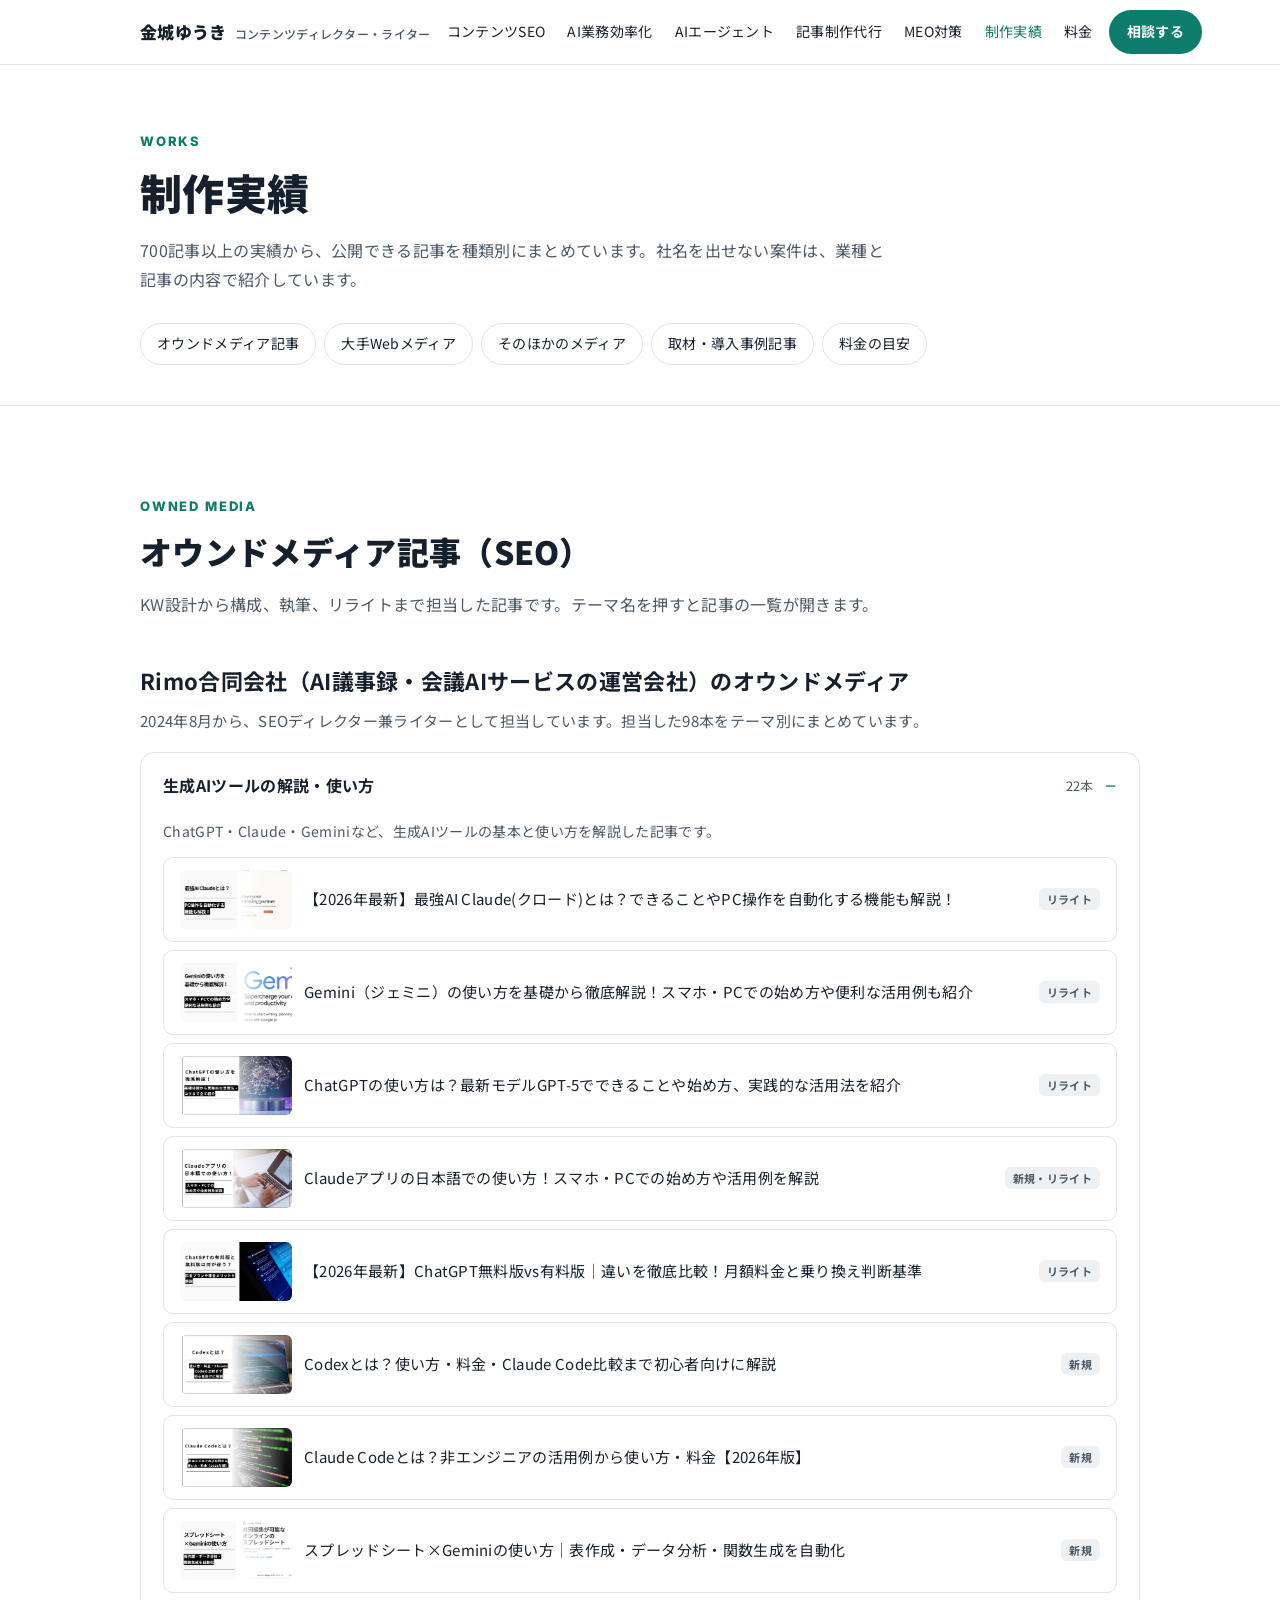
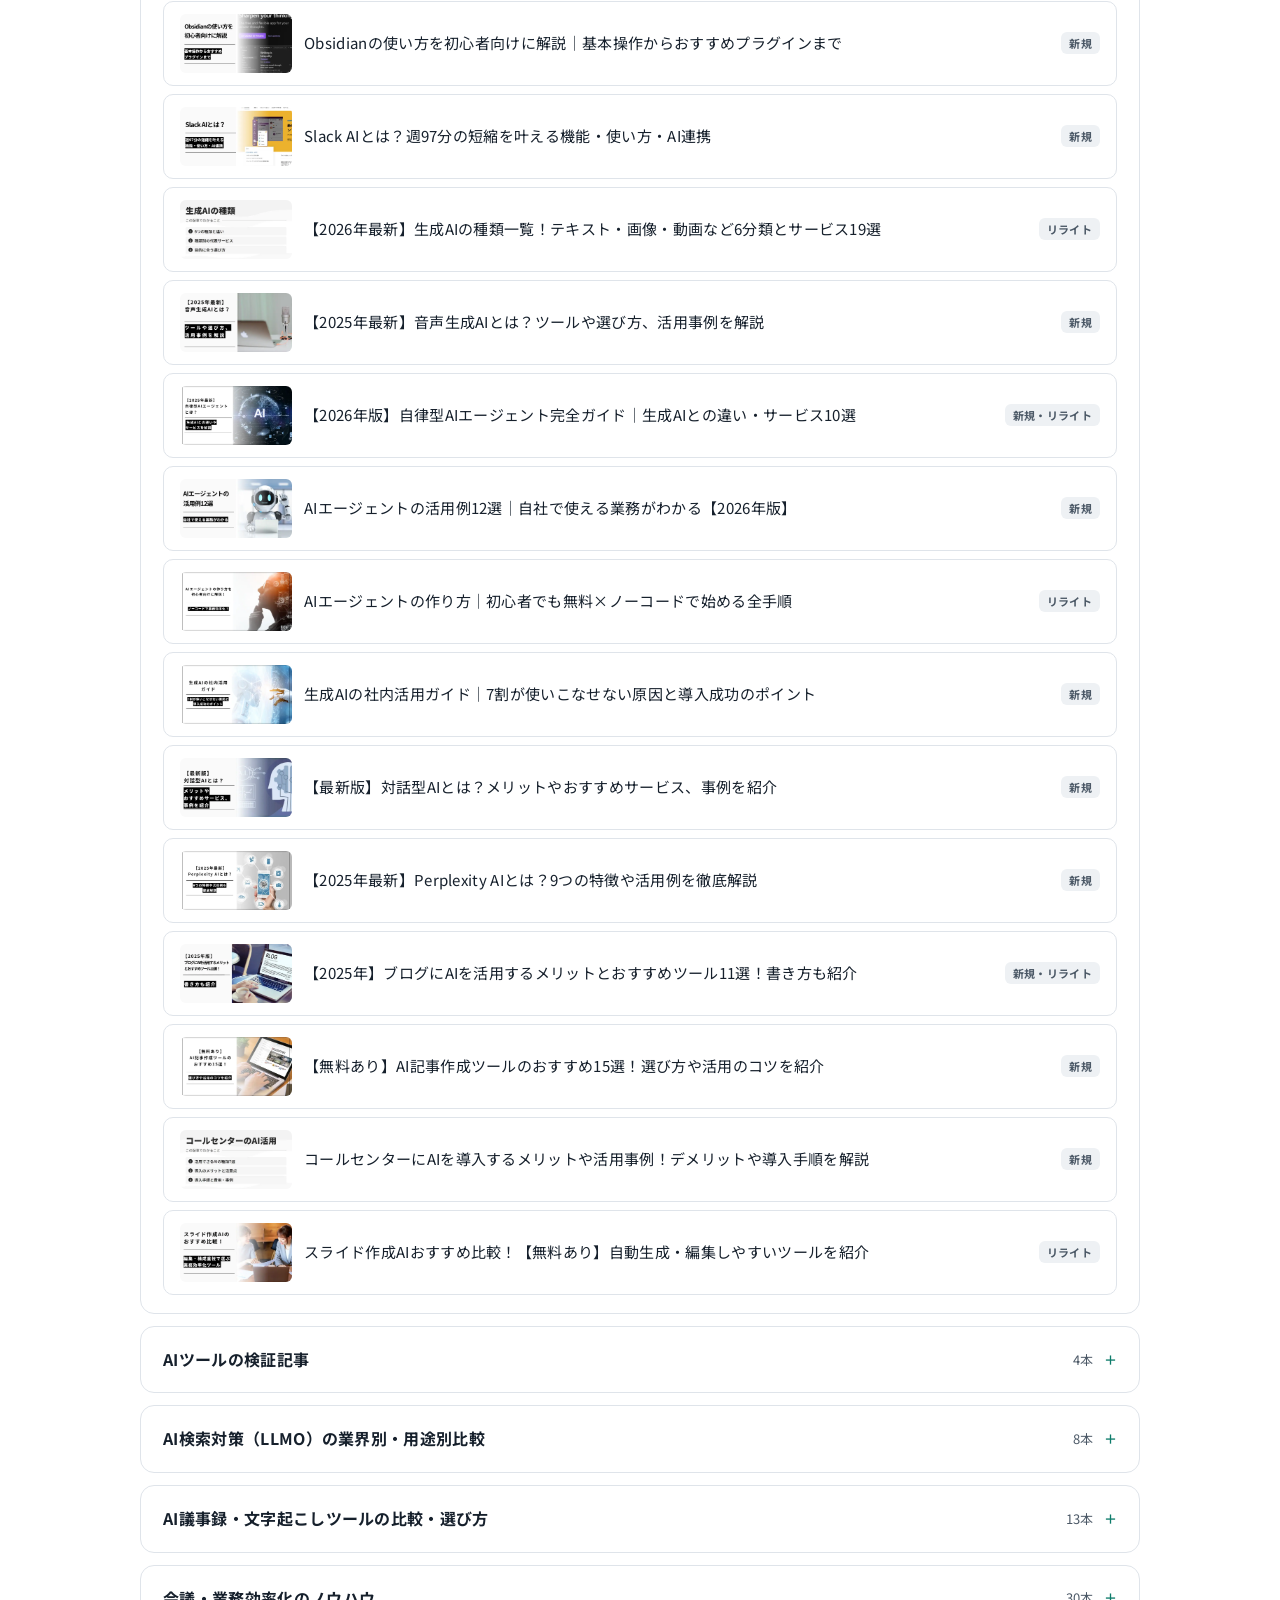
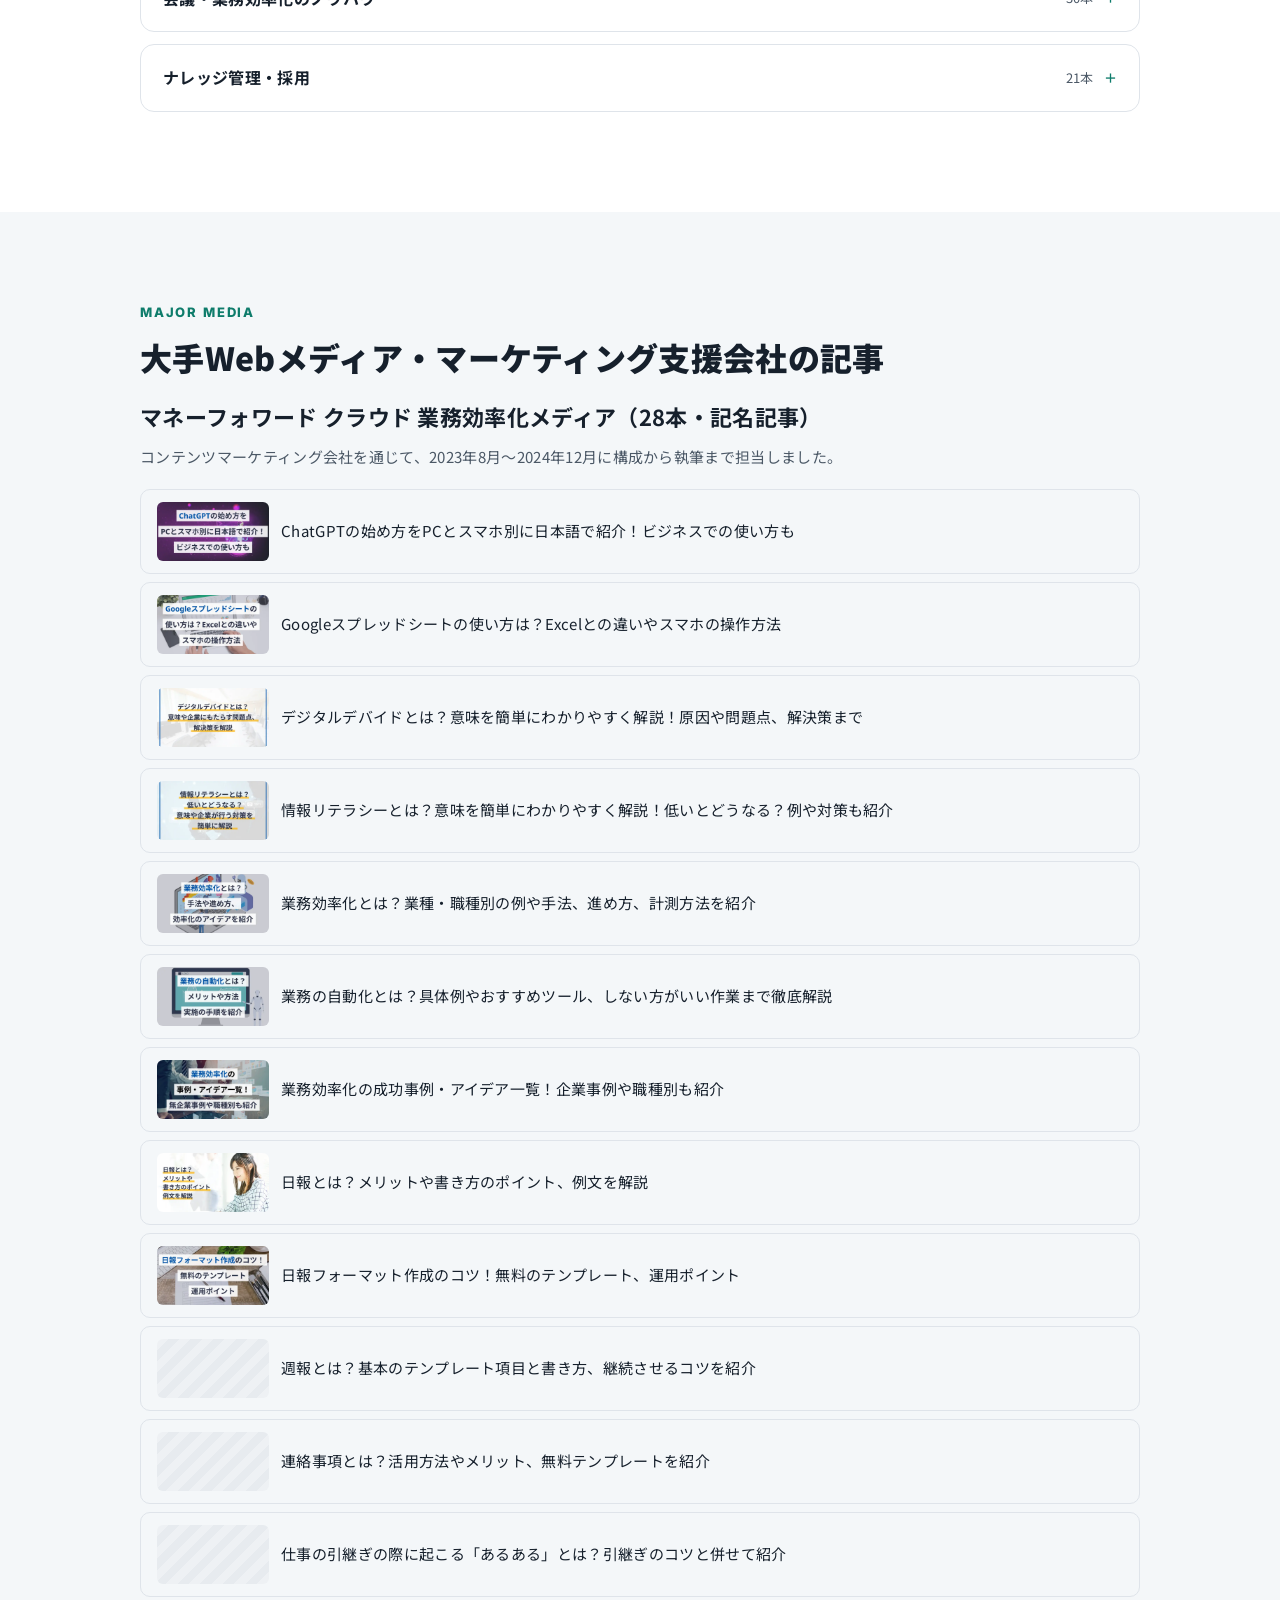
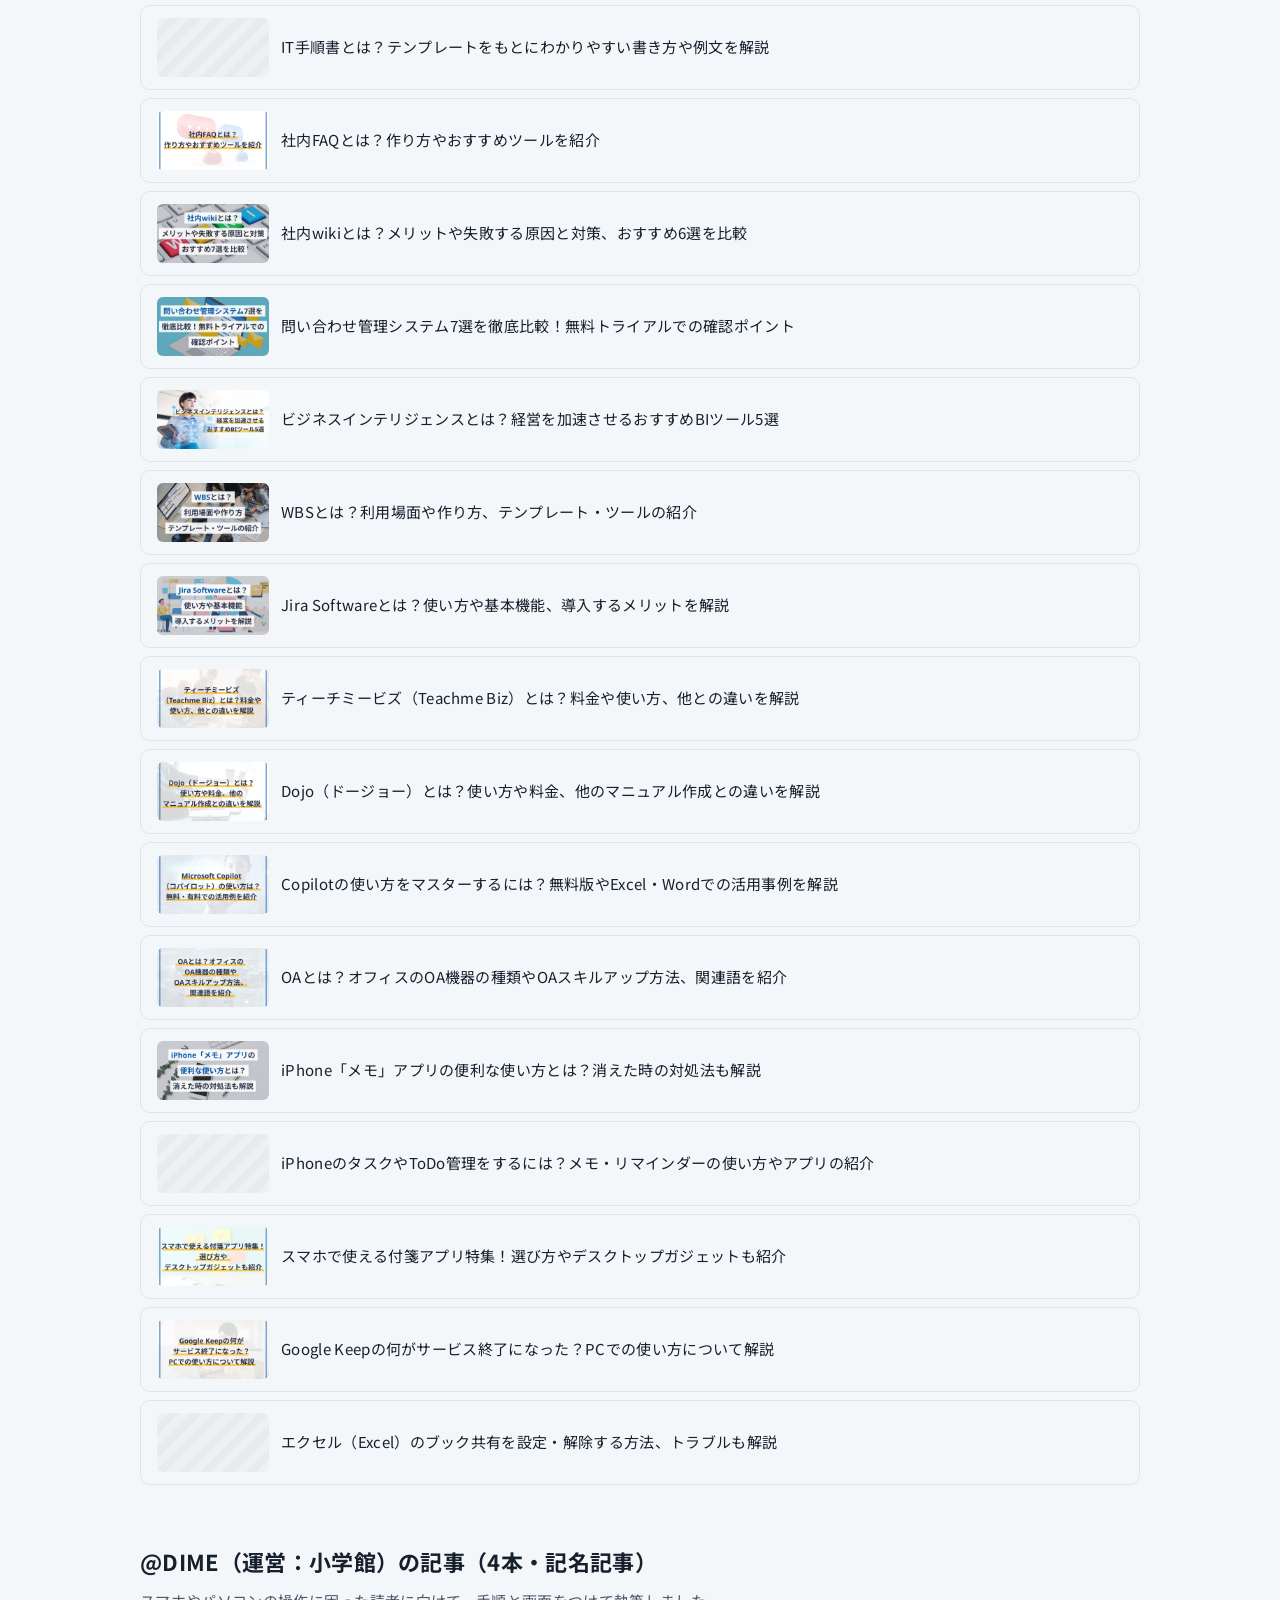
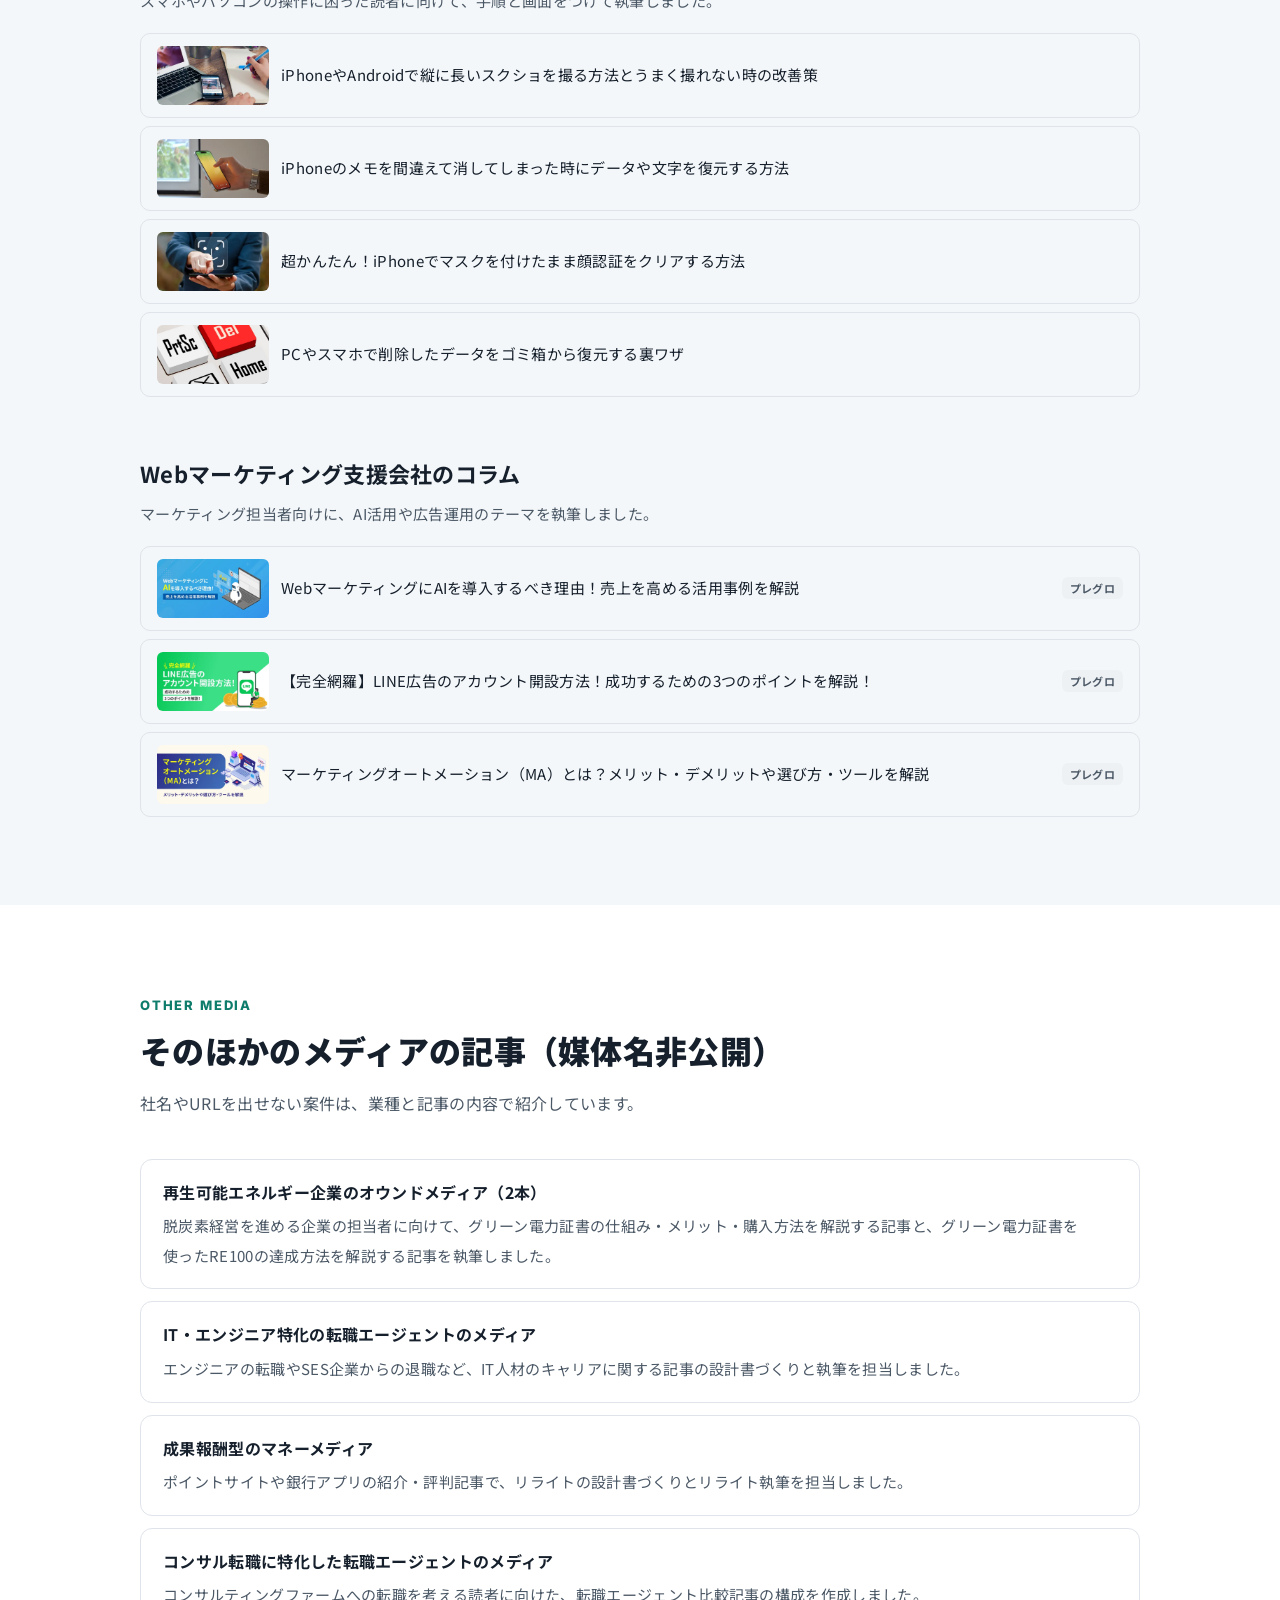
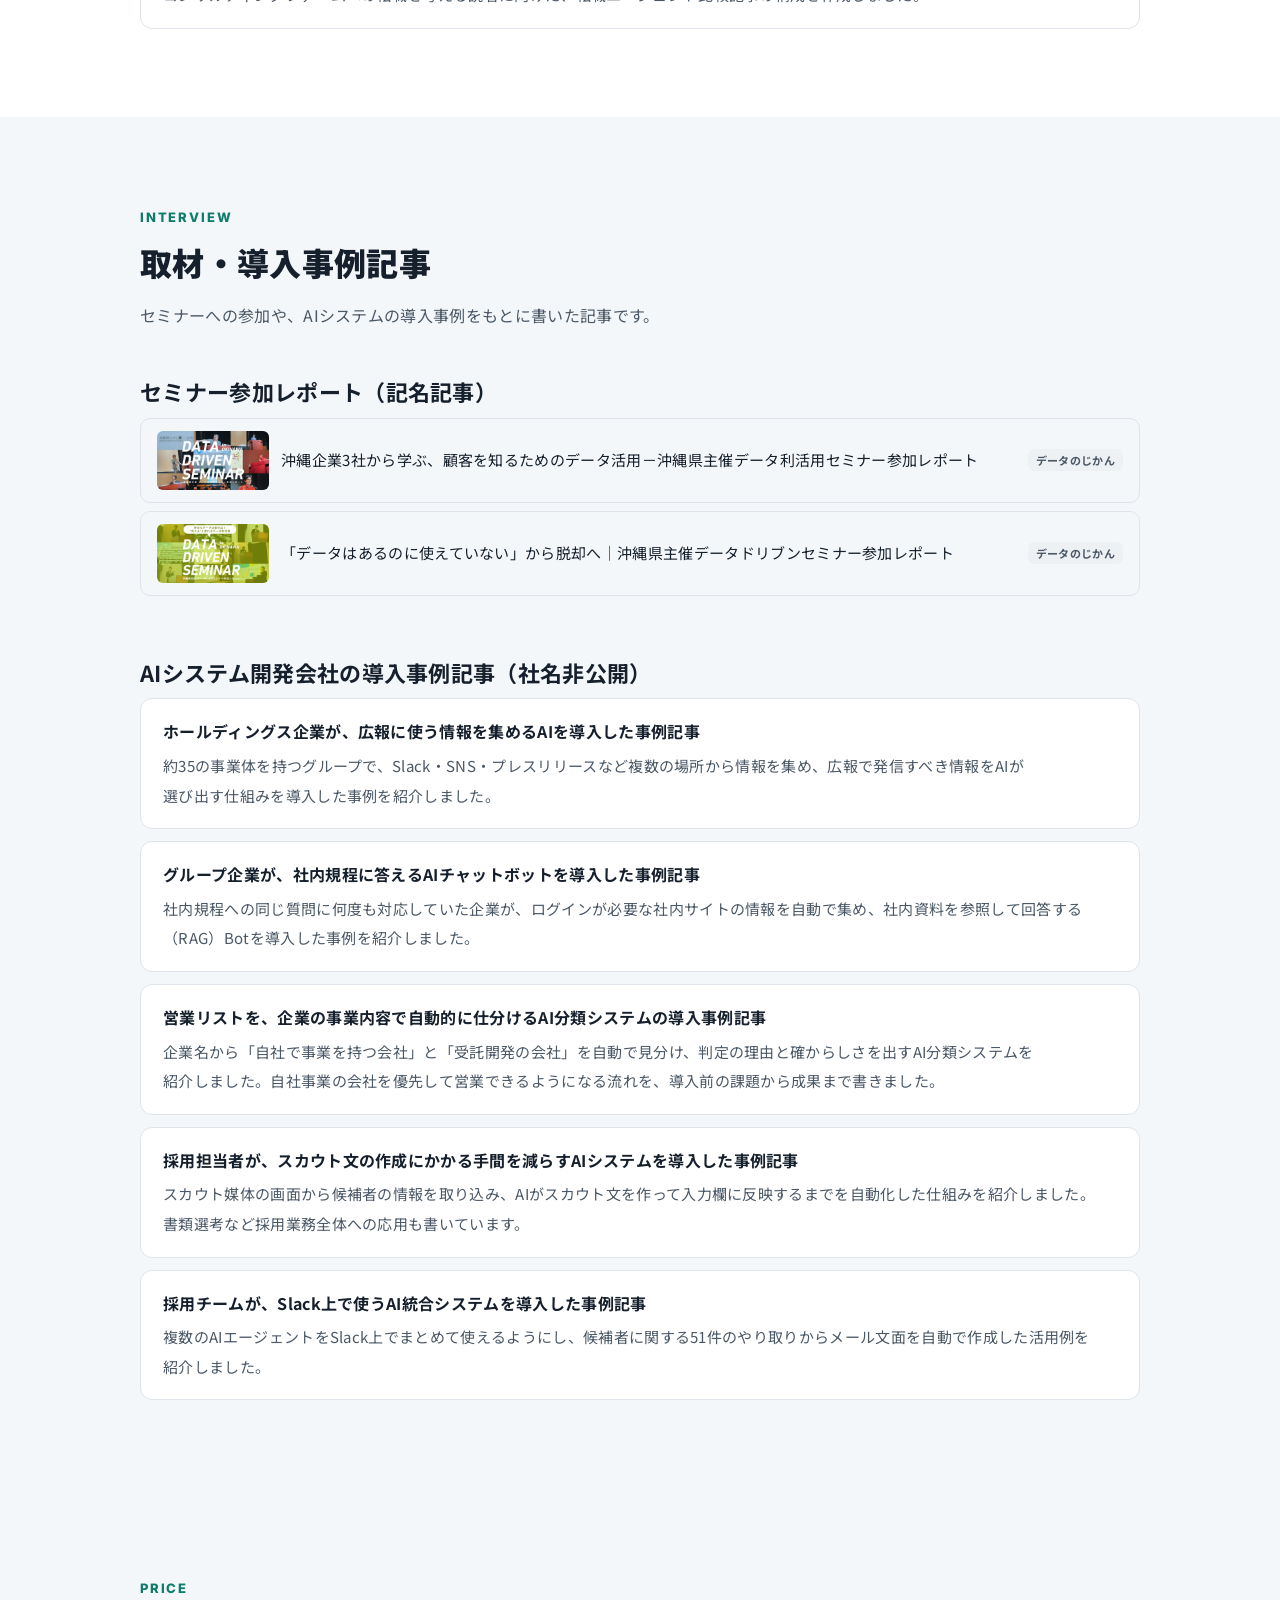
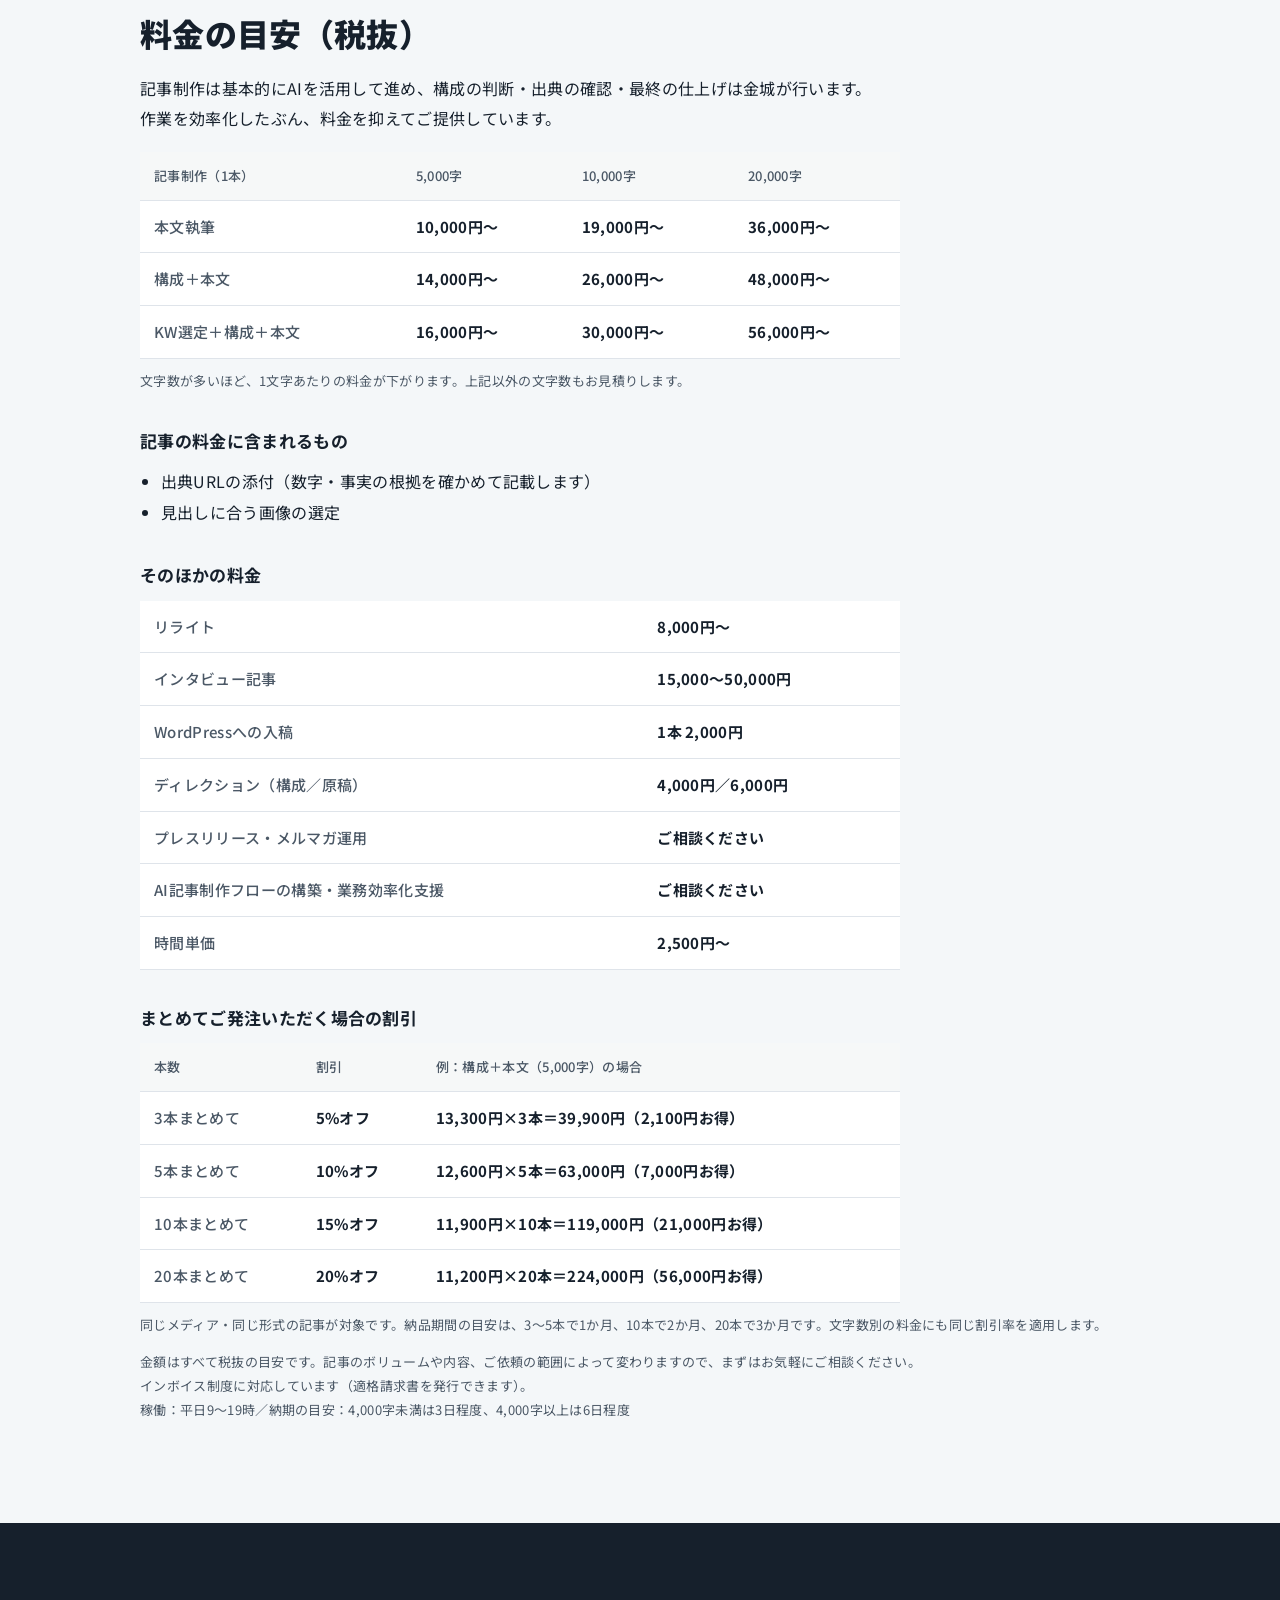
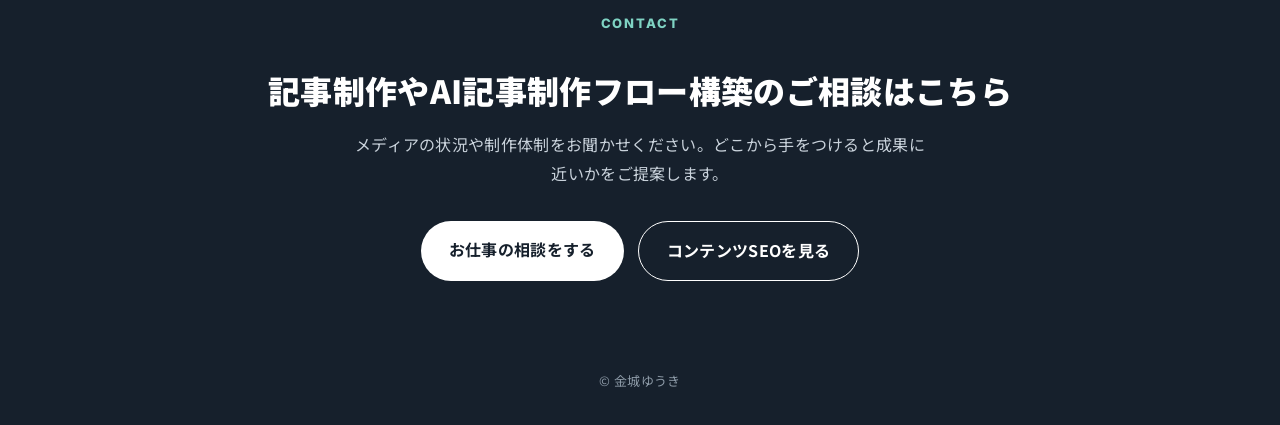
<file: works.html>
<!doctype html>
<html lang="ja">
<head>
<meta charset="utf-8">
<meta name="viewport" content="width=device-width, initial-scale=1">
<title>制作実績｜金城ゆうき</title>
<meta name="description" content="BtoBオウンドメディアのコンテンツディレクター・ライター金城ゆうきの制作実績です。700記事以上の実績から、公開できる記事を種類別にまとめています。">
<meta name="theme-color" content="#16202c">
<link rel="icon" href="data:image/svg+xml,%3Csvg xmlns=%22http://www.w3.org/2000/svg%22 viewBox=%220 0 64 64%22%3E%3Crect width=%2264%22 height=%2264%22 rx=%2214%22 fill=%22%2316202c%22/%3E%3Ctext x=%2232%22 y=%2243%22 font-size=%2230%22 font-family=%22sans-serif%22 font-weight=%22700%22 text-anchor=%22middle%22 fill=%22%23ffffff%22%3EYK%3C/text%3E%3C/svg%3E">
<link rel="preconnect" href="https://fonts.googleapis.com">
<link rel="preconnect" href="https://fonts.gstatic.com" crossorigin>
<link href="https://fonts.googleapis.com/css2?family=Noto+Sans+JP:wght@400;500;700;900&family=Inter:wght@600;800&display=swap" rel="stylesheet">
<!-- seo:start -->
<link rel="canonical" href="https://yukinjou0127-spec.github.io/works.html">
<meta property="og:type" content="website">
<meta property="og:site_name" content="金城ゆうき｜コンテンツディレクター・ライター">
<meta property="og:locale" content="ja_JP">
<meta property="og:url" content="https://yukinjou0127-spec.github.io/works.html">
<meta property="og:title" content="制作実績｜金城ゆうき">
<meta property="og:description" content="BtoBオウンドメディアのコンテンツディレクター・ライター金城ゆうきの制作実績です。700記事以上の実績から、公開できる記事を種類別にまとめています。">
<meta name="twitter:card" content="summary">
<script type="application/ld+json">
{
 "@context": "https://schema.org",
 "@graph": [
  {
   "@type": "WebPage",
   "@id": "https://yukinjou0127-spec.github.io/works.html",
   "url": "https://yukinjou0127-spec.github.io/works.html",
   "name": "制作実績｜金城ゆうき",
   "description": "BtoBオウンドメディアのコンテンツディレクター・ライター金城ゆうきの制作実績です。700記事以上の実績から、公開できる記事を種類別にまとめています。",
   "inLanguage": "ja",
   "about": {
    "@id": "https://yukinjou0127-spec.github.io/#service"
   },
   "author": {
    "@id": "https://yukinjou0127-spec.github.io/#person"
   }
  }
 ]
}
</script>
<!-- seo:end -->
<link rel="stylesheet" href="style.css">
</head>
<body>

<header>
  <div class="wrap">
    <a class="logo" href="index.html">金城ゆうき<span>コンテンツディレクター・ライター</span></a>
    <nav>
      <a href="content-seo.html">コンテンツSEO</a>
      <a href="ai-efficiency.html">AI業務効率化</a>
      <a href="ai-agent.html">AIエージェント</a>
      <a href="ai-writing.html">記事制作代行</a>
      <a href="meo.html">MEO対策</a>
      <a class="m" href="works.html" aria-current="page">制作実績</a>
      <a href="index.html#price">料金</a>
    </nav>
    <a class="btn small" href="contact.html">相談する</a>
  </div>
</header>

<main>
<section class="page-hero">
  <div class="wrap">
    <p class="eyebrow">Works</p>
    <h1>制作実績</h1>
    <p class="lead">700記事以上の実績から、公開できる記事を種類別にまとめています。社名を出せない案件は、業種と記事の内容で紹介しています。</p>
    <div class="chips">
      <a href="#owned-media">オウンドメディア記事</a>
      <a href="#major-media">大手Webメディア</a>
      <a href="#other-media">そのほかのメディア</a>
      <a href="#interview">取材・導入事例記事</a>
      <a href="#price">料金の目安</a>
    </div>
  </div>
</section>

<section id="owned-media">
  <div class="wrap">
    <p class="eyebrow">Owned Media</p>
    <h2>オウンドメディア記事（SEO）</h2>
    <p class="lead">KW設計から構成、執筆、リライトまで担当した記事です。テーマ名を押すと記事の一覧が開きます。</p>
    <div class="group">
      <h3>Rimo合同会社（AI議事録・会議AIサービスの運営会社）のオウンドメディア</h3>
      <p class="gl">2024年8月から、SEOディレクター兼ライターとして担当しています。担当した98本をテーマ別にまとめています。</p>
      <details class="theme" id="ai-tools" open>
        <summary><b>生成AIツールの解説・使い方</b><span class="count">22本</span></summary>
        <p class="desc-line">ChatGPT・Claude・Geminiなど、生成AIツールの基本と使い方を解説した記事です。</p>
        <ul class="article-list">
        <li><a href="https://rimo.app/blogs/claude" target="_blank" rel="noopener"><img class="thumb" src="assets/works/claude.webp" alt="" width="112" height="59" loading="lazy" decoding="async"><span class="t">【2026年最新】最強AI Claude(クロード)とは？できることやPC操作を自動化する機能も解説！</span><span class="kind">リライト</span></a></li>
        <li><a href="https://rimo.app/blogs/how-to-use-gemini" target="_blank" rel="noopener"><img class="thumb" src="assets/works/how-to-use-gemini.webp" alt="" width="112" height="59" loading="lazy" decoding="async"><span class="t">Gemini（ジェミニ）の使い方を基礎から徹底解説！スマホ・PCでの始め方や便利な活用例も紹介</span><span class="kind">リライト</span></a></li>
        <li><a href="https://rimo.app/blogs/how-to-use-ChatGPT" target="_blank" rel="noopener"><img class="thumb" src="assets/works/how-to-use-ChatGPT.webp" alt="" width="112" height="59" loading="lazy" decoding="async"><span class="t">ChatGPTの使い方は？最新モデルGPT-5でできることや始め方、実践的な活用法を紹介</span><span class="kind">リライト</span></a></li>
        <li><a href="https://rimo.app/blogs/claude-japanese-app" target="_blank" rel="noopener"><img class="thumb" src="assets/works/claude-japanese-app.webp" alt="" width="112" height="59" loading="lazy" decoding="async"><span class="t">Claudeアプリの日本語での使い方！スマホ・PCでの始め方や活用例を解説</span><span class="kind">新規・リライト</span></a></li>
        <li><a href="https://rimo.app/blogs/chatgpt-free-paid" target="_blank" rel="noopener"><img class="thumb" src="assets/works/chatgpt-free-paid.webp" alt="" width="112" height="59" loading="lazy" decoding="async"><span class="t">【2026年最新】ChatGPT無料版vs有料版｜違いを徹底比較！月額料金と乗り換え判断基準</span><span class="kind">リライト</span></a></li>
        <li><a href="https://rimo.app/blogs/codex" target="_blank" rel="noopener"><img class="thumb" src="assets/works/codex.webp" alt="" width="112" height="59" loading="lazy" decoding="async"><span class="t">Codexとは？使い方・料金・Claude Code比較まで初心者向けに解説</span><span class="kind">新規</span></a></li>
        <li><a href="https://rimo.app/blogs/claude_code" target="_blank" rel="noopener"><img class="thumb" src="assets/works/claude_code.webp" alt="" width="112" height="59" loading="lazy" decoding="async"><span class="t">Claude Codeとは？非エンジニアの活用例から使い方・料金【2026年版】</span><span class="kind">新規</span></a></li>
        <li><a href="https://rimo.app/blogs/spreadsheet-gemini" target="_blank" rel="noopener"><img class="thumb" src="assets/works/spreadsheet-gemini.webp" alt="" width="112" height="59" loading="lazy" decoding="async"><span class="t">スプレッドシート×Geminiの使い方｜表作成・データ分析・関数生成を自動化</span><span class="kind">新規</span></a></li>
        <li><a href="https://rimo.app/blogs/obsidian" target="_blank" rel="noopener"><img class="thumb" src="assets/works/obsidian.webp" alt="" width="112" height="59" loading="lazy" decoding="async"><span class="t">Obsidianの使い方を初心者向けに解説｜基本操作からおすすめプラグインまで</span><span class="kind">新規</span></a></li>
        <li><a href="https://rimo.app/blogs/slack-ai-features" target="_blank" rel="noopener"><img class="thumb" src="assets/works/slack-ai-features.webp" alt="" width="112" height="59" loading="lazy" decoding="async"><span class="t">Slack AIとは？週97分の短縮を叶える機能・使い方・AI連携</span><span class="kind">新規</span></a></li>
        <li><a href="https://rimo.app/blogs/generationai-features" target="_blank" rel="noopener"><img class="thumb" src="assets/works/generationai-features.webp" alt="" width="112" height="59" loading="lazy" decoding="async"><span class="t">【2026年最新】生成AIの種類一覧！テキスト・画像・動画など6分類とサービス19選</span><span class="kind">リライト</span></a></li>
        <li><a href="https://rimo.app/blogs/ai-voice-generators" target="_blank" rel="noopener"><img class="thumb" src="assets/works/ai-voice-generators.webp" alt="" width="112" height="59" loading="lazy" decoding="async"><span class="t">【2025年最新】音声生成AIとは？ツールや選び方、活用事例を解説</span><span class="kind">新規</span></a></li>
        <li><a href="https://rimo.app/blogs/aiagent-generationai" target="_blank" rel="noopener"><img class="thumb" src="assets/works/aiagent-generationai.webp" alt="" width="112" height="59" loading="lazy" decoding="async"><span class="t">【2026年版】自律型AIエージェント完全ガイド｜生成AIとの違い・サービス10選</span><span class="kind">新規・リライト</span></a></li>
        <li><a href="https://rimo.app/blogs/ai-agent-example" target="_blank" rel="noopener"><img class="thumb" src="assets/works/ai-agent-example.webp" alt="" width="112" height="59" loading="lazy" decoding="async"><span class="t">AIエージェントの活用例12選｜自社で使える業務がわかる【2026年版】</span><span class="kind">新規</span></a></li>
        <li><a href="https://rimo.app/blogs/ai-agent-create" target="_blank" rel="noopener"><img class="thumb" src="assets/works/ai-agent-create.webp" alt="" width="112" height="59" loading="lazy" decoding="async"><span class="t">AIエージェントの作り方｜初心者でも無料×ノーコードで始める全手順</span><span class="kind">リライト</span></a></li>
        <li><a href="https://rimo.app/blogs/ai_guide" target="_blank" rel="noopener"><img class="thumb" src="assets/works/ai_guide.webp" alt="" width="112" height="59" loading="lazy" decoding="async"><span class="t">生成AIの社内活用ガイド｜7割が使いこなせない原因と導入成功のポイント</span><span class="kind">新規</span></a></li>
        <li><a href="https://rimo.app/blogs/conversational-ai" target="_blank" rel="noopener"><img class="thumb" src="assets/works/conversational-ai.webp" alt="" width="112" height="59" loading="lazy" decoding="async"><span class="t">【最新版】対話型AIとは？メリットやおすすめサービス、事例を紹介</span><span class="kind">新規</span></a></li>
        <li><a href="https://rimo.app/blogs/perplexity" target="_blank" rel="noopener"><img class="thumb" src="assets/works/perplexity.webp" alt="" width="112" height="59" loading="lazy" decoding="async"><span class="t">【2025年最新】Perplexity AIとは？9つの特徴や活用例を徹底解説</span><span class="kind">新規</span></a></li>
        <li><a href="https://rimo.app/blogs/blog-ai" target="_blank" rel="noopener"><img class="thumb" src="assets/works/blog-ai.webp" alt="" width="112" height="59" loading="lazy" decoding="async"><span class="t">【2025年】ブログにAIを活用するメリットとおすすめツール11選！書き方も紹介</span><span class="kind">新規・リライト</span></a></li>
        <li><a href="https://rimo.app/blogs/ai-article-production" target="_blank" rel="noopener"><img class="thumb" src="assets/works/ai-article-production.webp" alt="" width="112" height="59" loading="lazy" decoding="async"><span class="t">【無料あり】AI記事作成ツールのおすすめ15選！選び方や活用のコツを紹介</span><span class="kind">新規</span></a></li>
        <li><a href="https://rimo.app/blogs/callcenter-ai" target="_blank" rel="noopener"><img class="thumb" src="assets/works/callcenter-ai.webp" alt="" width="112" height="59" loading="lazy" decoding="async"><span class="t">コールセンターにAIを導入するメリットや活用事例！デメリットや導入手順を解説</span><span class="kind">新規</span></a></li>
        <li><a href="https://rimo.app/blogs/ai-presentation-maker" target="_blank" rel="noopener"><img class="thumb" src="assets/works/ai-presentation-maker.webp" alt="" width="112" height="59" loading="lazy" decoding="async"><span class="t">スライド作成AIおすすめ比較！【無料あり】自動生成・編集しやすいツールを紹介</span><span class="kind">リライト</span></a></li>
        </ul>
      </details>
      <details class="theme" id="ai-review">
        <summary><b>AIツールの検証記事</b><span class="count">4本</span></summary>
        <p class="desc-line">実際にツールを操作し、画面と出力結果を載せて検証した記事です。</p>
        <ul class="article-list">
        <li><a href="https://rimo.app/blogs/google-opal-review" target="_blank" rel="noopener"><img class="thumb" src="assets/works/google-opal-review.webp" alt="" width="112" height="59" loading="lazy" decoding="async"><span class="t">Google OpalでSEO記事制作は自動化できる？3つのワークフローを組んで検証！</span><span class="kind">新規</span></a></li>
        <li><a href="https://rimo.app/blogs/claude-in-chrome" target="_blank" rel="noopener"><img class="thumb" src="assets/works/claude-in-chrome.webp" alt="" width="112" height="59" loading="lazy" decoding="async"><span class="t">Claude in Chrome実践ガイド｜ブラウザ作業を自動化する活用例10選</span><span class="kind">新規</span></a></li>
        <li><a href="https://rimo.app/blogs/rimo_action" target="_blank" rel="noopener"><img class="thumb" src="assets/works/rimo_action.webp" alt="" width="112" height="59" loading="lazy" decoding="async"><span class="t">「Rimo Actions」で何ができる？AI議事録作成ツールをRimoの中の人が検証！</span><span class="kind">新規</span></a></li>
        <li><a href="https://rimo.app/blogs/felo" target="_blank" rel="noopener"><img class="thumb" src="assets/works/felo.webp" alt="" width="112" height="59" loading="lazy" decoding="async"><span class="t">Feloとは？全機能を使って分かった強みと注意点を解説【2026年最新】</span><span class="kind">新規</span></a></li>
        </ul>
      </details>
      <details class="theme" id="llmo">
        <summary><b>AI検索対策（LLMO）の業界別・用途別比較</b><span class="count">8本</span></summary>
        <p class="desc-line">AI検索で紹介されることを狙い、業界・用途ごとにツールを比較した記事です。</p>
        <ul class="article-list">
        <li><a href="https://rimo.app/blogs/school-transcription" target="_blank" rel="noopener"><img class="thumb" src="assets/works/school-transcription.webp" alt="" width="112" height="59" loading="lazy" decoding="async"><span class="t">学校や大学の会議に役立つ文字起こしツール6選！選び方や活用例も解説</span><span class="kind">新規</span></a></li>
        <li><a href="https://rimo.app/blogs/job-interview-transcription-ai" target="_blank" rel="noopener"><img class="thumb" src="assets/works/job-interview-transcription-ai.webp" alt="" width="112" height="59" loading="lazy" decoding="async"><span class="t">採用面接におすすめのAI文字起こし・議事録作成ツール6選！選び方や活用フローを解説</span><span class="kind">新規</span></a></li>
        <li><a href="https://rimo.app/blogs/architecture-transcription" target="_blank" rel="noopener"><img class="thumb" src="assets/works/architecture-transcription.webp" alt="" width="112" height="59" loading="lazy" decoding="async"><span class="t">建築業界で導入事例が多い文字起こしツール6選｜会議や現場に役立つ選び方【無料プランあり】</span><span class="kind">新規</span></a></li>
        <li><a href="https://rimo.app/blogs/negotiation-transcription" target="_blank" rel="noopener"><img class="thumb" src="assets/works/negotiation-transcription.webp" alt="" width="112" height="59" loading="lazy" decoding="async"><span class="t">【厳選】商談を文字起こしできるAIツール5選！商談の質・効率を高めるツールを紹介</span><span class="kind">新規・リライト</span></a></li>
        <li><a href="https://rimo.app/blogs/nursing-care-ai" target="_blank" rel="noopener"><img class="thumb" src="assets/works/nursing-care-ai.webp" alt="" width="112" height="59" loading="lazy" decoding="async"><span class="t">介護現場で使えるAI議事録作成ツール5選｜記録残業を削減できる選び方</span><span class="kind">新規</span></a></li>
        <li><a href="https://rimo.app/blogs/meeting-productivity" target="_blank" rel="noopener"><img class="thumb" src="assets/works/meeting-productivity.webp" alt="" width="112" height="59" loading="lazy" decoding="async"><span class="t">会議の生産性・効率を上げるのに役立つツール8選！「無駄な会議」をゼロにする方法を紹介</span><span class="kind">新規</span></a></li>
        <li><a href="https://rimo.app/blogs/agenda-recommendations" target="_blank" rel="noopener"><img class="thumb" src="assets/works/agenda-recommendations.webp" alt="" width="112" height="59" loading="lazy" decoding="async"><span class="t">アジェンダ作成におすすめのツール6選！議事録作成まで自動化できるツールも</span><span class="kind">新規</span></a></li>
        <li><a href="https://rimo.app/blogs/management_tool" target="_blank" rel="noopener"><img class="thumb" src="assets/works/management_tool.webp" alt="" width="112" height="59" loading="lazy" decoding="async"><span class="t">建設業向けナレッジマネジメントツール6選｜図面も資料も探す手間ゼロ！</span><span class="kind">新規</span></a></li>
        </ul>
      </details>
      <details class="theme" id="minutes">
        <summary><b>AI議事録・文字起こしツールの比較・選び方</b><span class="count">13本</span></summary>
        <p class="desc-line">議事録作成・文字起こしツールの選び方や使い方を比較した記事です。</p>
        <ul class="article-list">
        <li><a href="https://rimo.app/blogs/meeting-minutes-app" target="_blank" rel="noopener"><img class="thumb" src="assets/works/meeting-minutes-app.webp" alt="" width="112" height="59" loading="lazy" decoding="async"><span class="t">【2026年版】議事録作成アプリおすすめ18選｜PC・スマホ版（iPhone/Android）を徹底比較</span><span class="kind">リライト</span></a></li>
        <li><a href="https://rimo.app/blogs/transcription-tools" target="_blank" rel="noopener"><img class="thumb" src="assets/works/transcription-tools.webp" alt="" width="112" height="59" loading="lazy" decoding="async"><span class="t">【無料あり】英語の文字起こしアプリ・ツールおすすめ21選！選び方やメリットも解説</span><span class="kind">リライト</span></a></li>
        <li><a href="https://rimo.app/blogs/iphone-voicememo" target="_blank" rel="noopener"><img class="thumb" src="assets/works/iphone-voicememo.webp" alt="" width="112" height="59" loading="lazy" decoding="async"><span class="t">iPhoneボイスメモの使い方を徹底解説！録音・保存から文字起こしまで解説</span><span class="kind">リライト</span></a></li>
        <li><a href="https://rimo.app/blogs/voice-recorder-transcription" target="_blank" rel="noopener"><img class="thumb" src="assets/works/voice-recorder-transcription.webp" alt="" width="112" height="59" loading="lazy" decoding="async"><span class="t">【比較】文字起こしできるボイスレコーダー27選【2026年版】無料アプリ・選び方・手順</span><span class="kind">リライト</span></a></li>
        <li><a href="https://rimo.app/blogs/voice-recorder-pocket" target="_blank" rel="noopener"><img class="thumb" src="assets/works/voice-recorder-pocket.webp" alt="" width="112" height="59" loading="lazy" decoding="async"><span class="t">ポケットの中で使える小型ボイスレコーダー6選！選び方とこっそり録音するコツ【2026年最新】</span><span class="kind">リライト</span></a></li>
        <li><a href="https://rimo.app/blogs/chatgpt-gijiroku" target="_blank" rel="noopener"><img class="thumb" src="assets/works/chatgpt-gijiroku.webp" alt="" width="112" height="59" loading="lazy" decoding="async"><span class="t">【無料】ChatGPTで議事録を自動作成！プロンプト付き｜モデル比較と注意点も</span><span class="kind">リライト</span></a></li>
        <li><a href="https://rimo.app/blogs/minutes-automatic-creation" target="_blank" rel="noopener"><img class="thumb" src="assets/works/minutes-automatic-creation.webp" alt="" width="112" height="59" loading="lazy" decoding="async"><span class="t">【無料】Googleツールで議事録を自動作成する方法4選！AI活用のやり方も紹介</span><span class="kind">新規</span></a></li>
        <li><a href="https://rimo.app/blogs/tactiq" target="_blank" rel="noopener"><img class="thumb" src="assets/works/tactiq.webp" alt="" width="112" height="59" loading="lazy" decoding="async"><span class="t">【初心者向け】Tactiqとは？機能・メリット・使い方・安全性を解説</span><span class="kind">新規</span></a></li>
        <li><a href="https://rimo.app/blogs/circleback" target="_blank" rel="noopener"><img class="thumb" src="assets/works/circleback.webp" alt="" width="112" height="59" loading="lazy" decoding="async"><span class="t">【2026年最新】Circlebackとは？機能・料金・メリット・使い方を解説</span><span class="kind">新規</span></a></li>
        <li><a href="https://rimo.app/blogs/yomel" target="_blank" rel="noopener"><img class="thumb" src="assets/works/yomel.webp" alt="" width="112" height="59" loading="lazy" decoding="async"><span class="t">YOMEL（ヨメル）とは？機能・料金・評判と使い方を徹底解説</span><span class="kind">新規</span></a></li>
        <li><a href="https://rimo.app/blogs/line-clova-note" target="_blank" rel="noopener"><img class="thumb" src="assets/works/line-clova-note.webp" alt="" width="112" height="59" loading="lazy" decoding="async"><span class="t">LINE CLOVA Noteの安全性は？セキュリティ対策やメリットを解説</span><span class="kind">構成</span></a></li>
        <li><a href="https://rimo.app/blogs/youtube-mojiokoshi" target="_blank" rel="noopener"><img class="thumb" src="assets/works/youtube-mojiokoshi.webp" alt="" width="112" height="59" loading="lazy" decoding="async"><span class="t">YouTubeの文字起こしをコピー・ダウンロードする方法【スマホ対応】</span><span class="kind">リライト</span></a></li>
        <li><a href="https://rimo.app/blogs/youtube-summary" target="_blank" rel="noopener"><img class="thumb" src="assets/works/youtube-summary.webp" alt="" width="112" height="59" loading="lazy" decoding="async"><span class="t">YouTube・動画要約におすすめなAIツール7選【無料あり】使い方を解説</span><span class="kind">リライト</span></a></li>
        </ul>
      </details>
      <details class="theme" id="meeting">
        <summary><b>会議・業務効率化のノウハウ</b><span class="count">30本</span></summary>
        <p class="desc-line">会議の進め方や報告書の書き方など、業務効率化のノウハウ記事です。</p>
        <ul class="article-list">
        <li><a href="https://rimo.app/blogs/meeting-agenda" target="_blank" rel="noopener"><img class="thumb" src="assets/works/meeting-agenda.webp" alt="" width="112" height="59" loading="lazy" decoding="async"><span class="t">【テンプレート付】アジェンダとは？会議での意味・メリット・正しい書き方をわかりやすく解説</span><span class="kind">リライト</span></a></li>
        <li><a href="https://rimo.app/blogs/agenda-examples" target="_blank" rel="noopener"><img class="thumb" src="assets/works/agenda-examples.webp" alt="" width="112" height="59" loading="lazy" decoding="async"><span class="t">会議の議題やネタが思いつかない！具体的な決め方や議題例を紹介</span><span class="kind">リライト</span></a></li>
        <li><a href="https://rimo.app/blogs/kaigishidai" target="_blank" rel="noopener"><img class="thumb" src="assets/works/kaigishidai.webp" alt="" width="112" height="59" loading="lazy" decoding="async"><span class="t">【テンプレートあり】会議次第の作り方とは？議題の収集から会議当日までの流れを徹底解説！</span><span class="kind">リライト</span></a></li>
        <li><a href="https://rimo.app/blogs/moderator" target="_blank" rel="noopener"><img class="thumb" src="assets/works/moderator.webp" alt="" width="112" height="59" loading="lazy" decoding="async"><span class="t">【例文集あり】会議の司会は準備が大切！進行のコツとチェックリストを解説</span><span class="kind">リライト</span></a></li>
        <li><a href="https://rimo.app/blogs/proceed-meeting" target="_blank" rel="noopener"><img class="thumb" src="assets/works/proceed-meeting.webp" alt="" width="112" height="59" loading="lazy" decoding="async"><span class="t">効率的な会議の進め方とは？基本の流れやスムーズに進めるコツを解説</span><span class="kind">リライト</span></a></li>
        <li><a href="https://rimo.app/blogs/facilitator-kotu" target="_blank" rel="noopener"><img class="thumb" src="assets/works/facilitator-kotu.webp" alt="" width="112" height="59" loading="lazy" decoding="async"><span class="t">ファシリテーターのコツ14選【初めてでも安心】使えるフレーズや会議前後の準備まで</span><span class="kind">リライト</span></a></li>
        <li><a href="https://rimo.app/blogs/effective-meetings" target="_blank" rel="noopener"><img class="thumb" src="assets/works/effective-meetings.webp" alt="" width="112" height="59" loading="lazy" decoding="async"><span class="t">効果的な打ち合わせとは？進行のポイントや便利ツールを紹介</span><span class="kind">リライト</span></a></li>
        <li><a href="https://rimo.app/blogs/good-minute-taker" target="_blank" rel="noopener"><img class="thumb" src="assets/works/good-minute-taker.webp" alt="" width="112" height="59" loading="lazy" decoding="async"><span class="t">【実践】議事録の書き方が上手い人の特徴は？議事録作成のコツ10選</span><span class="kind">リライト</span></a></li>
        <li><a href="https://rimo.app/blogs/kick-off-meeting" target="_blank" rel="noopener"><img class="thumb" src="assets/works/kick-off-meeting.webp" alt="" width="112" height="59" loading="lazy" decoding="async"><span class="t">キックオフミーティングとは？目的やアジェンダ、初めてでも失敗しない進め方</span><span class="kind">リライト</span></a></li>
        <li><a href="https://rimo.app/blogs/time-efficiency" target="_blank" rel="noopener"><img class="thumb" src="assets/works/time-efficiency.webp" alt="" width="112" height="59" loading="lazy" decoding="async"><span class="t">時間効率を上げるには？今日から使える7つの方法を紹介！</span><span class="kind">リライト</span></a></li>
        <li><a href="https://rimo.app/blogs/objective-of-the-meeting" target="_blank" rel="noopener"><img class="thumb" src="assets/works/objective-of-the-meeting.webp" alt="" width="112" height="59" loading="lazy" decoding="async"><span class="t">会議の目的は？意味のある会議にするための5つのポイント</span><span class="kind">リライト</span></a></li>
        <li><a href="https://rimo.app/blogs/managementmeeting" target="_blank" rel="noopener"><img class="thumb" src="assets/works/managementmeeting.webp" alt="" width="112" height="59" loading="lazy" decoding="async"><span class="t">経営会議とは？取締役会との違いや目的、あるべき姿にする成功法則を解説</span><span class="kind">リライト</span></a></li>
        <li><a href="https://rimo.app/blogs/improve-operational-efficiency" target="_blank" rel="noopener"><img class="thumb" src="assets/works/improve-operational-efficiency.webp" alt="" width="112" height="59" loading="lazy" decoding="async"><span class="t">業務効率化のアイデア13選｜今すぐ使えるツールと進め方【2026年版】</span><span class="kind">リライト</span></a></li>
        <li><a href="https://rimo.app/blogs/business-efficiency-tools" target="_blank" rel="noopener"><img class="thumb" src="assets/works/business-efficiency-tools.webp" alt="" width="112" height="59" loading="lazy" decoding="async"><span class="t">【2026年版】業務効率化ツールおすすめ17選｜6カテゴリ別に料金・機能を比較</span><span class="kind">リライト</span></a></li>
        <li><a href="https://rimo.app/blogs/rpa-commentary" target="_blank" rel="noopener"><img class="thumb" src="assets/works/rpa-commentary.webp" alt="" width="112" height="59" loading="lazy" decoding="async"><span class="t">RPAとは？意味と仕組みを初心者向けに解説！無料ツールや自分で作る方法まで</span><span class="kind">リライト</span></a></li>
        <li><a href="https://rimo.app/blogs/todolist-share" target="_blank" rel="noopener"><img class="thumb" src="assets/works/todolist-share.webp" alt="" width="112" height="59" loading="lazy" decoding="async"><span class="t">ToDoリスト共有おすすめ11選！無料・仕事で使えるアプリを厳選</span><span class="kind">リライト</span></a></li>
        <li><a href="https://rimo.app/blogs/project-procedure" target="_blank" rel="noopener"><img class="thumb" src="assets/works/project-procedure.webp" alt="" width="112" height="59" loading="lazy" decoding="async"><span class="t">プロジェクトの効果的な進め方5ステップ｜フレームワークと失敗しないコツ</span><span class="kind">リライト</span></a></li>
        <li><a href="https://rimo.app/blogs/goal-setting" target="_blank" rel="noopener"><img class="thumb" src="assets/works/goal-setting.webp" alt="" width="112" height="59" loading="lazy" decoding="async"><span class="t">目標設定の方法とコツ｜成果につながる立て方とフレームワーク【例文付き】</span><span class="kind">リライト</span></a></li>
        <li><a href="https://rimo.app/blogs/boss-report" target="_blank" rel="noopener"><img class="thumb" src="assets/works/boss-report.webp" alt="" width="112" height="59" loading="lazy" decoding="async"><span class="t">上司への報告の仕方6選｜評価が上がるコツと例文を紹介</span><span class="kind">リライト</span></a></li>
        <li><a href="https://rimo.app/blogs/report-summary" target="_blank" rel="noopener"><img class="thumb" src="assets/works/report-summary.webp" alt="" width="112" height="59" loading="lazy" decoding="async"><span class="t">要約レポートの書き方5STEP【例文あり】書き出しや終わり方のコツ・注意点も解説</span><span class="kind">リライト</span></a></li>
        <li><a href="https://rimo.app/blogs/how-to-write-a-report" target="_blank" rel="noopener"><img class="thumb" src="assets/works/how-to-write-a-report.webp" alt="" width="112" height="59" loading="lazy" decoding="async"><span class="t">報告書の書き方を5ステップで解説！種類別の例文・フォーマット付き</span><span class="kind">リライト</span></a></li>
        <li><a href="https://rimo.app/blogs/information-sharing-tools" target="_blank" rel="noopener"><img class="thumb" src="assets/works/information-sharing-tools.webp" alt="" width="112" height="59" loading="lazy" decoding="async"><span class="t">【無料あり】情報共有ツールおすすめ15選｜5つのタイプ別に詳しく紹介</span><span class="kind">リライト</span></a></li>
        <li><a href="https://rimo.app/blogs/shared-data" target="_blank" rel="noopener"><img class="thumb" src="assets/works/shared-data.webp" alt="" width="112" height="59" loading="lazy" decoding="async"><span class="t">【2026年版】ファイル・データ共有方法10選！社内・社外で安全に使えるサービスも</span><span class="kind">リライト</span></a></li>
        <li><a href="https://rimo.app/blogs/press_release" target="_blank" rel="noopener"><img class="thumb" src="assets/works/press_release.webp" alt="" width="112" height="59" loading="lazy" decoding="async"><span class="t">【例文付き】プレスリリースの書き方｜記者に選ばれる3つのコツも解説</span><span class="kind">新規</span></a></li>
        <li><a href="https://rimo.app/blogs/kikakusho" target="_blank" rel="noopener"><img class="thumb" src="assets/works/kikakusho.webp" alt="" width="112" height="59" loading="lazy" decoding="async"><span class="t">企画書の書き方を初心者向けに解説｜決裁者の心を掴む構成とテンプレート</span></a></li>
        <li><a href="https://rimo.app/blogs/ringisho" target="_blank" rel="noopener"><img class="thumb" src="assets/works/ringisho.webp" alt="" width="112" height="59" loading="lazy" decoding="async"><span class="t">稟議書の書き方完全ガイド！一発で承認されるコツと例文・テンプレート</span></a></li>
        <li><a href="https://rimo.app/blogs/deep-work" target="_blank" rel="noopener"><img class="thumb" src="assets/works/deep-work.webp" alt="" width="112" height="59" loading="lazy" decoding="async"><span class="t">ディープワークとは？生産性を高めるやり方やトレーニング方法を紹介</span><span class="kind">新規</span></a></li>
        <li><a href="https://rimo.app/blogs/pomodoro-technique" target="_blank" rel="noopener"><img class="thumb" src="assets/works/pomodoro-technique.webp" alt="" width="112" height="59" loading="lazy" decoding="async"><span class="t">【保存版】ポモドーロテクニックとは？メリット・デメリットや実践方法を解説</span><span class="kind">新規</span></a></li>
        <li><a href="https://rimo.app/blogs/manual-creation" target="_blank" rel="noopener"><img class="thumb" src="assets/works/manual-creation.webp" alt="" width="112" height="59" loading="lazy" decoding="async"><span class="t">マニュアル作成完全ガイド｜5つの手順や成功のコツ、おすすめツールを解説</span><span class="kind">推敲</span></a></li>
        <li><a href="https://rimo.app/blogs/zoom-webinar-recordings" target="_blank" rel="noopener"><img class="thumb" src="assets/works/zoom-webinar-recordings.webp" alt="" width="112" height="59" loading="lazy" decoding="async"><span class="t">【完全網羅】Zoomウェビナーの参加方法をブラウザ・アプリ別に紹介！録画方法も解説</span><span class="kind">新規</span></a></li>
        </ul>
      </details>
      <details class="theme" id="knowledge">
        <summary><b>ナレッジ管理・採用</b><span class="count">21本</span></summary>
        <p class="desc-line">ナレッジ管理ツールの比較・導入事例と、採用マーケティングの記事です。</p>
        <ul class="article-list">
        <li><a href="https://rimo.app/blogs/RAG" target="_blank" rel="noopener"><img class="thumb" src="assets/works/RAG.webp" alt="" width="112" height="59" loading="lazy" decoding="async"><span class="t">RAGサービス17選をタイプ別に比較｜失敗しない選び方・費用・導入手順</span><span class="kind">新規</span></a></li>
        <li><a href="https://rimo.app/blogs/RAG13" target="_blank" rel="noopener"><img class="thumb" src="assets/works/RAG13.webp" alt="" width="112" height="59" loading="lazy" decoding="async"><span class="t">RAGの活用事例13選｜部門・業界別の導入効果と成功のポイント</span><span class="kind">新規</span></a></li>
        <li><a href="https://rimo.app/blogs/ai-chatbot" target="_blank" rel="noopener"><img class="thumb" src="assets/works/ai-chatbot.webp" alt="" width="112" height="59" loading="lazy" decoding="async"><span class="t">【2026年版】AIチャットボット15選を比較｜自社に合う選び方とおすすめツール</span><span class="kind">新規</span></a></li>
        <li><a href="https://rimo.app/blogs/faq-system" target="_blank" rel="noopener"><img class="thumb" src="assets/works/faq-system.webp" alt="" width="112" height="59" loading="lazy" decoding="async"><span class="t">FAQシステムおすすめ17選｜用途別の選び方・費用・運用方法を解説</span><span class="kind">新規</span></a></li>
        <li><a href="https://rimo.app/blogs/sales_enablement_tool" target="_blank" rel="noopener"><img class="thumb" src="assets/works/sales_enablement_tool.webp" alt="" width="112" height="59" loading="lazy" decoding="async"><span class="t">【2026年版】セールスイネーブルメントツール14選を比較｜4タイプ別・料金・選び方</span><span class="kind">新規</span></a></li>
        <li><a href="https://rimo.app/blogs/knowledge_base_tool" target="_blank" rel="noopener"><img class="thumb" src="assets/works/knowledge_base_tool.webp" alt="" width="112" height="59" loading="lazy" decoding="async"><span class="t">【無料あり】ナレッジベースツールおすすめ17選！自社に合う選び方と費用感</span><span class="kind">新規</span></a></li>
        <li><a href="https://rimo.app/blogs/knowledge-sharing-tools" target="_blank" rel="noopener"><img class="thumb" src="assets/works/knowledge-sharing-tools.webp" alt="" width="112" height="59" loading="lazy" decoding="async"><span class="t">【徹底比較】ナレッジ共有ツール16選！無料プラン・料金相場・選び方を解説</span><span class="kind">新規</span></a></li>
        <li><a href="https://rimo.app/blogs/bunsho_kanri" target="_blank" rel="noopener"><img class="thumb" src="assets/works/bunsho_kanri.webp" alt="" width="112" height="59" loading="lazy" decoding="async"><span class="t">文書管理システムおすすめ13選｜選び方と機能を比較【2026年版】</span><span class="kind">新規</span></a></li>
        <li><a href="https://rimo.app/blogs/wiki-tool" target="_blank" rel="noopener"><img class="thumb" src="assets/works/wiki-tool.webp" alt="" width="112" height="59" loading="lazy" decoding="async"><span class="t">【無料あり】社内wikiツールおすすめ13選｜タイプ別の選び方と導入手順</span><span class="kind">新規</span></a></li>
        <li><a href="https://rimo.app/blogs/_knowledge" target="_blank" rel="noopener"><img class="thumb" src="assets/works/_knowledge.webp" alt="" width="112" height="59" loading="lazy" decoding="async"><span class="t">ナレッジマネジメントの事例7選｜成功企業に共通する3つのポイントと失敗パターン</span><span class="kind">新規</span></a></li>
        <li><a href="https://rimo.app/blogs/knowledge__" target="_blank" rel="noopener"><img class="thumb" src="assets/works/knowledge__.webp" alt="" width="112" height="59" loading="lazy" decoding="async"><span class="t">ナレッジ共有が難しい5つの原因と組織に定着させる打ち手を解説</span><span class="kind">新規</span></a></li>
        <li><a href="https://rimo.app/blogs/knowledge_management" target="_blank" rel="noopener"><img class="thumb" src="assets/works/knowledge_management.webp" alt="" width="112" height="59" loading="lazy" decoding="async"><span class="t">ナレッジ経営とは？手法・成功事例を初心者向けにわかりやすく解説【2026年最新】</span><span class="kind">新規</span></a></li>
        <li><a href="https://rimo.app/blogs/knowledge_sharing" target="_blank" rel="noopener"><img class="thumb" src="assets/works/knowledge_sharing.webp" alt="" width="112" height="59" loading="lazy" decoding="async"><span class="t">属人化解消の事例7選｜業務を誰でもできる状態にした企業の5つの共通点</span><span class="kind">新規</span></a></li>
        <li><a href="https://rimo.app/blogs/knowledge-sharing" target="_blank" rel="noopener"><img class="thumb" src="assets/works/knowledge-sharing.webp" alt="" width="112" height="59" loading="lazy" decoding="async"><span class="t">ナレッジ共有（ナレッジシェア）とは？属人化を防ぐ完全ガイド＆ツール12選</span><span class="kind">リライト</span></a></li>
        <li><a href="https://rimo.app/blogs/knowledge-management" target="_blank" rel="noopener"><img class="thumb" src="assets/works/knowledge-management.webp" alt="" width="112" height="59" loading="lazy" decoding="async"><span class="t">暗黙知・形式知とは？違いや変換方法、属人化を防ぐ形式知化の実践法</span><span class="kind">リライト</span></a></li>
        <li><a href="https://rimo.app/blogs/know-how-knowledge" target="_blank" rel="noopener"><img class="thumb" src="assets/works/know-how-knowledge.webp" alt="" width="112" height="59" loading="lazy" decoding="async"><span class="t">ノウハウ・ナレッジの意味や違いは？使い分けの例文と共有の進め方を解説</span><span class="kind">リライト</span></a></li>
        <li><a href="https://rimo.app/blogs/handover-manual" target="_blank" rel="noopener"><img class="thumb" src="assets/works/handover-manual.webp" alt="" width="112" height="59" loading="lazy" decoding="async"><span class="t">引継ぎマニュアルの作り方5ステップ！分かりやすくするコツや必須項目も</span><span class="kind">リライト</span></a></li>
        <li><a href="https://rimo.app/blogs/business-handover-method" target="_blank" rel="noopener"><img class="thumb" src="assets/works/business-handover-method.webp" alt="" width="112" height="59" loading="lazy" decoding="async"><span class="t">業務引継ぎの進め方｜あるあるの失敗や後任が困らない引継書テンプレート</span><span class="kind">リライト</span></a></li>
        <li><a href="https://rimo.app/blogs/itta-iwanai" target="_blank" rel="noopener"><img class="thumb" src="assets/works/itta-iwanai.webp" alt="" width="112" height="59" loading="lazy" decoding="async"><span class="t">「言った言わない」はなぜ起きる？原因・解決法・防止策を一挙解説</span><span class="kind">リライト</span></a></li>
        <li><a href="https://rimo.app/blogs/owned-media-recruiting" target="_blank" rel="noopener"><img class="thumb" src="assets/works/owned-media-recruiting.webp" alt="" width="112" height="59" loading="lazy" decoding="async"><span class="t">【採用担当必見】オウンドメディアリクルーティングとは？メリットや事例を解説</span><span class="kind">新規</span></a></li>
        <li><a href="https://rimo.app/blogs/recruitmarketing-framework" target="_blank" rel="noopener"><img class="thumb" src="assets/works/recruitmarketing-framework.webp" alt="" width="112" height="59" loading="lazy" decoding="async"><span class="t">採用マーケティングのフレームワーク14選！採用ファネルや成功事例も解説</span><span class="kind">新規</span></a></li>
        </ul>
      </details>
    </div>
  </div>
</section>

<section id="major-media" class="soft">
  <div class="wrap">
    <p class="eyebrow">Major Media</p>
    <h2>大手Webメディア・マーケティング支援会社の記事</h2>
    <div class="group">
      <h3>マネーフォワード クラウド 業務効率化メディア（28本・記名記事）</h3>
      <p class="gl">コンテンツマーケティング会社を通じて、2023年8月〜2024年12月に構成から執筆まで担当しました。</p>
      <ul class="article-list flat">
        <li><a href="https://biz.moneyforward.com/work-efficiency/basic/1860/" target="_blank" rel="noopener"><img class="thumb" src="assets/works/mf-chatgpt-start.webp" alt="" width="112" height="59" loading="lazy" decoding="async"><span class="t">ChatGPTの始め方をPCとスマホ別に日本語で紹介！ビジネスでの使い方も</span></a></li>
        <li><a href="https://biz.moneyforward.com/work-efficiency/basic/1806/" target="_blank" rel="noopener"><img class="thumb" src="assets/works/mf-spreadsheet.webp" alt="" width="112" height="59" loading="lazy" decoding="async"><span class="t">Googleスプレッドシートの使い方は？Excelとの違いやスマホの操作方法</span></a></li>
        <li><a href="https://biz.moneyforward.com/work-efficiency/basic/1797/" target="_blank" rel="noopener"><img class="thumb" src="assets/works/mf-digital-divide.webp" alt="" width="112" height="59" loading="lazy" decoding="async"><span class="t">デジタルデバイドとは？意味を簡単にわかりやすく解説！原因や問題点、解決策まで</span></a></li>
        <li><a href="https://biz.moneyforward.com/work-efficiency/basic/2027/" target="_blank" rel="noopener"><img class="thumb" src="assets/works/mf-info-literacy.webp" alt="" width="112" height="59" loading="lazy" decoding="async"><span class="t">情報リテラシーとは？意味を簡単にわかりやすく解説！低いとどうなる？例や対策も紹介</span></a></li>
        <li><a href="https://biz.moneyforward.com/work-efficiency/basic/2255/" target="_blank" rel="noopener"><img class="thumb" src="assets/works/mf-efficiency.webp" alt="" width="112" height="59" loading="lazy" decoding="async"><span class="t">業務効率化とは？業種・職種別の例や手法、進め方、計測方法を紹介</span></a></li>
        <li><a href="https://biz.moneyforward.com/work-efficiency/basic/2375/" target="_blank" rel="noopener"><img class="thumb" src="assets/works/mf-automation.webp" alt="" width="112" height="59" loading="lazy" decoding="async"><span class="t">業務の自動化とは？具体例やおすすめツール、しない方がいい作業まで徹底解説</span></a></li>
        <li><a href="https://biz.moneyforward.com/work-efficiency/basic/4421/" target="_blank" rel="noopener"><img class="thumb" src="assets/works/mf-efficiency-cases.webp" alt="" width="112" height="59" loading="lazy" decoding="async"><span class="t">業務効率化の成功事例・アイデア一覧！企業事例や職種別も紹介</span></a></li>
        <li><a href="https://biz.moneyforward.com/work-efficiency/basic/2354/" target="_blank" rel="noopener"><img class="thumb" src="assets/works/mf-daily-report.webp" alt="" width="112" height="59" loading="lazy" decoding="async"><span class="t">日報とは？メリットや書き方のポイント、例文を解説</span></a></li>
        <li><a href="https://biz.moneyforward.com/work-efficiency/basic/3078/" target="_blank" rel="noopener"><img class="thumb" src="assets/works/mf-daily-format.webp" alt="" width="112" height="59" loading="lazy" decoding="async"><span class="t">日報フォーマット作成のコツ！無料のテンプレート、運用ポイント</span></a></li>
        <li><a href="https://biz.moneyforward.com/work-efficiency/basic/6687/" target="_blank" rel="noopener"><span class="thumb thumb-none" aria-hidden="true"></span><span class="t">週報とは？基本のテンプレート項目と書き方、継続させるコツを紹介</span></a></li>
        <li><a href="https://biz.moneyforward.com/work-efficiency/basic/6715/" target="_blank" rel="noopener"><span class="thumb thumb-none" aria-hidden="true"></span><span class="t">連絡事項とは？活用方法やメリット、無料テンプレートを紹介</span></a></li>
        <li><a href="https://biz.moneyforward.com/work-efficiency/basic/6634/" target="_blank" rel="noopener"><span class="thumb thumb-none" aria-hidden="true"></span><span class="t">仕事の引継ぎの際に起こる「あるある」とは？引継ぎのコツと併せて紹介</span></a></li>
        <li><a href="https://biz.moneyforward.com/work-efficiency/basic/8998/" target="_blank" rel="noopener"><span class="thumb thumb-none" aria-hidden="true"></span><span class="t">IT手順書とは？テンプレートをもとにわかりやすい書き方や例文を解説</span></a></li>
        <li><a href="https://biz.moneyforward.com/work-efficiency/basic/4509/" target="_blank" rel="noopener"><img class="thumb" src="assets/works/mf-faq.webp" alt="" width="112" height="59" loading="lazy" decoding="async"><span class="t">社内FAQとは？作り方やおすすめツールを紹介</span></a></li>
        <li><a href="https://biz.moneyforward.com/work-efficiency/basic/3095/" target="_blank" rel="noopener"><img class="thumb" src="assets/works/mf-wiki.webp" alt="" width="112" height="59" loading="lazy" decoding="async"><span class="t">社内wikiとは？メリットや失敗する原因と対策、おすすめ6選を比較</span></a></li>
        <li><a href="https://biz.moneyforward.com/work-efficiency/basic/3066/" target="_blank" rel="noopener"><img class="thumb" src="assets/works/mf-inquiry.webp" alt="" width="112" height="59" loading="lazy" decoding="async"><span class="t">問い合わせ管理システム7選を徹底比較！無料トライアルでの確認ポイント</span></a></li>
        <li><a href="https://biz.moneyforward.com/work-efficiency/basic/3779/" target="_blank" rel="noopener"><img class="thumb" src="assets/works/mf-bi.webp" alt="" width="112" height="59" loading="lazy" decoding="async"><span class="t">ビジネスインテリジェンスとは？経営を加速させるおすすめBIツール5選</span></a></li>
        <li><a href="https://biz.moneyforward.com/work-efficiency/basic/3767/" target="_blank" rel="noopener"><img class="thumb" src="assets/works/mf-wbs.webp" alt="" width="112" height="59" loading="lazy" decoding="async"><span class="t">WBSとは？利用場面や作り方、テンプレート・ツールの紹介</span></a></li>
        <li><a href="https://biz.moneyforward.com/work-efficiency/basic/3752/" target="_blank" rel="noopener"><img class="thumb" src="assets/works/mf-jira.webp" alt="" width="112" height="59" loading="lazy" decoding="async"><span class="t">Jira Softwareとは？使い方や基本機能、導入するメリットを解説</span></a></li>
        <li><a href="https://biz.moneyforward.com/work-efficiency/basic/5757/" target="_blank" rel="noopener"><img class="thumb" src="assets/works/mf-teachme-biz.webp" alt="" width="112" height="59" loading="lazy" decoding="async"><span class="t">ティーチミービズ（Teachme Biz）とは？料金や使い方、他との違いを解説</span></a></li>
        <li><a href="https://biz.moneyforward.com/work-efficiency/basic/5583/" target="_blank" rel="noopener"><img class="thumb" src="assets/works/mf-dojo.webp" alt="" width="112" height="59" loading="lazy" decoding="async"><span class="t">Dojo（ドージョー）とは？使い方や料金、他のマニュアル作成との違いを解説</span></a></li>
        <li><a href="https://biz.moneyforward.com/work-efficiency/basic/5564/" target="_blank" rel="noopener"><img class="thumb" src="assets/works/mf-copilot.webp" alt="" width="112" height="59" loading="lazy" decoding="async"><span class="t">Copilotの使い方をマスターするには？無料版やExcel・Wordでの活用事例を解説</span></a></li>
        <li><a href="https://biz.moneyforward.com/work-efficiency/basic/2487/" target="_blank" rel="noopener"><img class="thumb" src="assets/works/mf-oa.webp" alt="" width="112" height="59" loading="lazy" decoding="async"><span class="t">OAとは？オフィスのOA機器の種類やOAスキルアップ方法、関連語を紹介</span></a></li>
        <li><a href="https://biz.moneyforward.com/work-efficiency/basic/2440/" target="_blank" rel="noopener"><img class="thumb" src="assets/works/mf-iphone-memo.webp" alt="" width="112" height="59" loading="lazy" decoding="async"><span class="t">iPhone「メモ」アプリの便利な使い方とは？消えた時の対処法も解説</span></a></li>
        <li><a href="https://biz.moneyforward.com/work-efficiency/basic/11538/" target="_blank" rel="noopener"><span class="thumb thumb-none" aria-hidden="true"></span><span class="t">iPhoneのタスクやToDo管理をするには？メモ・リマインダーの使い方やアプリの紹介</span></a></li>
        <li><a href="https://biz.moneyforward.com/work-efficiency/basic/1989/" target="_blank" rel="noopener"><img class="thumb" src="assets/works/mf-fusen.webp" alt="" width="112" height="59" loading="lazy" decoding="async"><span class="t">スマホで使える付箋アプリ特集！選び方やデスクトップガジェットも紹介</span></a></li>
        <li><a href="https://biz.moneyforward.com/work-efficiency/basic/5602/" target="_blank" rel="noopener"><img class="thumb" src="assets/works/mf-google-keep.webp" alt="" width="112" height="59" loading="lazy" decoding="async"><span class="t">Google Keepの何がサービス終了になった？PCでの使い方について解説</span></a></li>
        <li><a href="https://biz.moneyforward.com/work-efficiency/basic/2307/" target="_blank" rel="noopener"><span class="thumb thumb-none" aria-hidden="true"></span><span class="t">エクセル（Excel）のブック共有を設定・解除する方法、トラブルも解説</span></a></li>
      </ul>
    </div>
    <div class="group">
      <h3>@DIME（運営：小学館）の記事（4本・記名記事）</h3>
      <p class="gl">スマホやパソコンの操作に困った読者に向けて、手順と画面をつけて執筆しました。</p>
      <ul class="article-list flat">
        <li><a href="https://dime.jp/genre/1830195/" target="_blank" rel="noopener"><img class="thumb" src="assets/works/dime-scroll-shot.webp" alt="" width="112" height="59" loading="lazy" decoding="async"><span class="t">iPhoneやAndroidで縦に長いスクショを撮る方法とうまく撮れない時の改善策</span></a></li>
        <li><a href="https://dime.jp/genre/1830741/" target="_blank" rel="noopener"><img class="thumb" src="assets/works/dime-memo-restore.webp" alt="" width="112" height="59" loading="lazy" decoding="async"><span class="t">iPhoneのメモを間違えて消してしまった時にデータや文字を復元する方法</span></a></li>
        <li><a href="https://dime.jp/genre/1830219/" target="_blank" rel="noopener"><img class="thumb" src="assets/works/dime-mask-faceid.webp" alt="" width="112" height="59" loading="lazy" decoding="async"><span class="t">超かんたん！iPhoneでマスクを付けたまま顔認証をクリアする方法</span></a></li>
        <li><a href="https://dime.jp/genre/1870495/" target="_blank" rel="noopener"><img class="thumb" src="assets/works/dime-trash-restore.webp" alt="" width="112" height="59" loading="lazy" decoding="async"><span class="t">PCやスマホで削除したデータをゴミ箱から復元する裏ワザ</span></a></li>
      </ul>
    </div>
    <div class="group">
      <h3>Webマーケティング支援会社のコラム</h3>
      <p class="gl">マーケティング担当者向けに、AI活用や広告運用のテーマを執筆しました。</p>
      <ul class="article-list flat">
        <li><a href="https://pregro.jp/marketingscolumn/web-marketing-ai/" target="_blank" rel="noopener"><img class="thumb" src="assets/works/web-marketing-ai.webp" alt="" width="112" height="59" loading="lazy" decoding="async"><span class="t">WebマーケティングにAIを導入するべき理由！売上を高める活用事例を解説</span><span class="kind">プレグロ</span></a></li>
        <li><a href="https://pregro.jp/marketingscolumn/linead-account/" target="_blank" rel="noopener"><img class="thumb" src="assets/works/linead-account.webp" alt="" width="112" height="59" loading="lazy" decoding="async"><span class="t">【完全網羅】LINE広告のアカウント開設方法！成功するための3つのポイントを解説！</span><span class="kind">プレグロ</span></a></li>
        <li><a href="https://pregro.jp/marketingscolumn/ma-howto/" target="_blank" rel="noopener"><img class="thumb" src="assets/works/ma-howto.webp" alt="" width="112" height="59" loading="lazy" decoding="async"><span class="t">マーケティングオートメーション（MA）とは？メリット・デメリットや選び方・ツールを解説</span><span class="kind">プレグロ</span></a></li>
      </ul>
    </div>
  </div>
</section>

<section id="other-media">
  <div class="wrap">
    <p class="eyebrow">Other Media</p>
    <h2>そのほかのメディアの記事（媒体名非公開）</h2>
    <p class="lead">社名やURLを出せない案件は、業種と記事の内容で紹介しています。</p>
    <ul class="achv">
      <li><b>再生可能エネルギー企業のオウンドメディア（2本）</b><span>脱炭素経営を進める企業の担当者に向けて、グリーン電力証書の仕組み・メリット・購入方法を解説する記事と、グリーン電力証書を使ったRE100の達成方法を解説する記事を執筆しました。</span></li>
      <li><b>IT・エンジニア特化の転職エージェントのメディア</b><span>エンジニアの転職やSES企業からの退職など、IT人材のキャリアに関する記事の設計書づくりと執筆を担当しました。</span></li>
      <li><b>成果報酬型のマネーメディア</b><span>ポイントサイトや銀行アプリの紹介・評判記事で、リライトの設計書づくりとリライト執筆を担当しました。</span></li>
      <li><b>コンサル転職に特化した転職エージェントのメディア</b><span>コンサルティングファームへの転職を考える読者に向けた、転職エージェント比較記事の構成を作成しました。</span></li>
    </ul>
  </div>
</section>

<section id="interview" class="soft">
  <div class="wrap">
    <p class="eyebrow">Interview</p>
    <h2>取材・導入事例記事</h2>
    <p class="lead">セミナーへの参加や、AIシステムの導入事例をもとに書いた記事です。</p>
    <div class="group">
      <h3>セミナー参加レポート（記名記事）</h3>
      <ul class="article-list flat">
        <li><a href="https://data.wingarc.com/okinawa-data-driven-seminar-2024-75815" target="_blank" rel="noopener"><img class="thumb" src="assets/works/wingarc-seminar-2024.webp" alt="" width="112" height="59" loading="lazy" decoding="async"><span class="t">沖縄企業3社から学ぶ、顧客を知るためのデータ活用－沖縄県主催データ利活用セミナー参加レポート</span><span class="kind">データのじかん</span></a></li>
        <li><a href="https://data.wingarc.com/okinawa-data-driven-seminar-2026-89863" target="_blank" rel="noopener"><img class="thumb" src="assets/works/wingarc-seminar-2026.webp" alt="" width="112" height="59" loading="lazy" decoding="async"><span class="t">「データはあるのに使えていない」から脱却へ｜沖縄県主催データドリブンセミナー参加レポート</span><span class="kind">データのじかん</span></a></li>
      </ul>
    </div>
    <div class="group">
      <h3>AIシステム開発会社の導入事例記事（社名非公開）</h3>
      <ul class="achv">
        <li><b>ホールディングス企業が、広報に使う情報を集めるAIを導入した事例記事</b><span>約35の事業体を持つグループで、Slack・SNS・プレスリリースなど複数の場所から情報を集め、広報で発信すべき情報をAIが選び出す仕組みを導入した事例を紹介しました。</span></li>
        <li><b>グループ企業が、社内規程に答えるAIチャットボットを導入した事例記事</b><span>社内規程への同じ質問に何度も対応していた企業が、ログインが必要な社内サイトの情報を自動で集め、社内資料を参照して回答する（RAG）Botを導入した事例を紹介しました。</span></li>
        <li><b>営業リストを、企業の事業内容で自動的に仕分けるAI分類システムの導入事例記事</b><span>企業名から「自社で事業を持つ会社」と「受託開発の会社」を自動で見分け、判定の理由と確からしさを出すAI分類システムを紹介しました。自社事業の会社を優先して営業できるようになる流れを、導入前の課題から成果まで書きました。</span></li>
        <li><b>採用担当者が、スカウト文の作成にかかる手間を減らすAIシステムを導入した事例記事</b><span>スカウト媒体の画面から候補者の情報を取り込み、AIがスカウト文を作って入力欄に反映するまでを自動化した仕組みを紹介しました。書類選考など採用業務全体への応用も書いています。</span></li>
        <li><b>採用チームが、Slack上で使うAI統合システムを導入した事例記事</b><span>複数のAIエージェントをSlack上でまとめて使えるようにし、候補者に関する51件のやり取りからメール文面を自動で作成した活用例を紹介しました。</span></li>
      </ul>
    </div>
  </div>
</section>

<section id="price" class="soft">
  <div class="wrap">
    <p class="eyebrow">Price</p>
    <h2>料金の目安（税抜）</h2>
    <p class="price-lead">記事制作は基本的にAIを活用して進め、構成の判断・出典の確認・最終の仕上げは金城が行います。作業を効率化したぶん、料金を抑えてご提供しています。</p>
    <div class="table-wrap price-table">
      <table class="price-len">
        <tr><th>記事制作（1本）</th><th>5,000字</th><th>10,000字</th><th>20,000字</th></tr>
        <tr><th>本文執筆</th><td>10,000円〜</td><td>19,000円〜</td><td>36,000円〜</td></tr>
        <tr><th>構成＋本文</th><td>14,000円〜</td><td>26,000円〜</td><td>48,000円〜</td></tr>
        <tr><th>KW選定＋構成＋本文</th><td>16,000円〜</td><td>30,000円〜</td><td>56,000円〜</td></tr>
      </table>
    </div>
    <p class="note">文字数が多いほど、1文字あたりの料金が下がります。上記以外の文字数もお見積りします。</p>
    <h3 class="price-sub">記事の料金に含まれるもの</h3>
    <ul class="price-incl">
      <li>出典URLの添付（数字・事実の根拠を確かめて記載します）</li>
      <li>見出しに合う画像の選定</li>
    </ul>
    <h3 class="price-sub">そのほかの料金</h3>
    <div class="table-wrap price-table">
      <table>
        <tr><th>リライト</th><td>8,000円〜</td></tr>
        <tr><th>インタビュー記事</th><td>15,000〜50,000円</td></tr>
        <tr><th>WordPressへの入稿</th><td>1本 2,000円</td></tr>
        <tr><th>ディレクション（構成／原稿）</th><td>4,000円／6,000円</td></tr>
        <tr><th>プレスリリース・メルマガ運用</th><td>ご相談ください</td></tr>
        <tr><th>AI記事制作フローの構築・業務効率化支援</th><td>ご相談ください</td></tr>
        <tr><th>時間単価</th><td>2,500円〜</td></tr>
      </table>
    </div>
    <h3 class="price-sub">まとめてご発注いただく場合の割引</h3>
    <div class="table-wrap price-table">
      <table class="price-bulk">
        <tr><th>本数</th><th>割引</th><th>例：構成＋本文（5,000字）の場合</th></tr>
        <tr><th>3本まとめて</th><td>5%オフ</td><td>13,300円×3本＝39,900円（2,100円お得）</td></tr>
        <tr><th>5本まとめて</th><td>10%オフ</td><td>12,600円×5本＝63,000円（7,000円お得）</td></tr>
        <tr><th>10本まとめて</th><td>15%オフ</td><td>11,900円×10本＝119,000円（21,000円お得）</td></tr>
        <tr><th>20本まとめて</th><td>20%オフ</td><td>11,200円×20本＝224,000円（56,000円お得）</td></tr>
      </table>
    </div>
    <p class="note">同じメディア・同じ形式の記事が対象です。納品期間の目安は、3〜5本で1か月、10本で2か月、20本で3か月です。文字数別の料金にも同じ割引率を適用します。</p>
    <p class="note">金額はすべて税抜の目安です。記事のボリュームや内容、ご依頼の範囲によって変わりますので、まずはお気軽にご相談ください。<br>インボイス制度に対応しています（適格請求書を発行できます）。<br>稼働：平日9〜19時／納期の目安：4,000字未満は3日程度、4,000字以上は6日程度</p>
  </div>
</section>

<section class="contact">
  <div class="wrap">
    <p class="eyebrow" style="color:#7fd3c3">Contact</p>
    <h2>記事制作やAI記事制作フロー構築のご相談はこちら</h2>
    <p>メディアの状況や制作体制をお聞かせください。どこから手をつけると成果に近いかをご提案します。</p>
    <div class="cta-row">
      <a class="btn" href="contact.html">お仕事の相談をする</a>
      <a class="btn ghost" href="content-seo.html">コンテンツSEOを見る</a>
    </div>
  </div>
</section>
</main>

<footer>
  <div class="wrap">© 金城ゆうき</div>
</footer>
</body>
</html>
</file>
<file: style.css>
:root{
  --ink:#16202c;
  --sub:#4b5866;
  --line:#dfe4ea;
  --bg:#ffffff;
  --soft:#f4f7f9;
  --accent:#0e7c6b;
  --accent-soft:#e3f3ef;
  --radius:14px;
}
*{box-sizing:border-box}
html{scroll-behavior:smooth}
body{
  margin:0;background:var(--bg);color:var(--ink);
  font-family:"Noto Sans JP","Hiragino Sans","Yu Gothic UI",Meiryo,sans-serif;
  font-size:16px;line-height:1.85;letter-spacing:.02em;
}
a{color:var(--accent)}
img{max-width:100%}
.wrap{max-width:1040px;margin:0 auto;padding-inline:20px}
section{padding-block:88px;scroll-margin-top:64px}
section.soft{background:var(--soft)}
h1,h2,h3,p,li,dd,dt,summary,figcaption,blockquote{word-break:auto-phrase}
.lead,.desc{text-wrap:pretty}
h2,.case h3,.page-hero h1{text-wrap:balance}
.eyebrow{
  font-family:Inter,sans-serif;font-weight:800;font-size:13px;letter-spacing:.14em;
  color:var(--accent);text-transform:uppercase;margin:0 0 10px;
}
h2{font-size:clamp(24px,3.4vw,32px);line-height:1.45;margin:0 0 16px;font-weight:900}
.lead{color:var(--sub);margin:0 0 40px;max-width:760px}

/* header */
header{
  position:sticky;top:0;z-index:10;background:rgba(255,255,255,.92);
  backdrop-filter:blur(8px);border-bottom:1px solid var(--line);
}
header .wrap{display:flex;align-items:center;justify-content:space-between;height:64px;gap:16px}
.logo{font-weight:900;font-size:17px;color:var(--ink);text-decoration:none;white-space:nowrap}
.logo span{color:var(--sub);font-weight:500;font-size:12px;margin-left:8px}
nav{display:flex;gap:22px;font-size:14px;margin-left:auto}
nav a{color:var(--ink);text-decoration:none;white-space:nowrap}
nav a:hover,nav a[aria-current="page"]{color:var(--accent)}
.btn{
  display:inline-block;background:var(--accent);color:#fff;text-decoration:none;border:0;cursor:pointer;
  font:inherit;font-weight:700;padding:14px 28px;border-radius:999px;transition:opacity .2s;
}
.btn:hover{opacity:.85}
.btn.ghost{background:transparent;color:var(--ink);border:1.5px solid var(--ink)}
.btn.small{padding:9px 18px;font-size:14px;white-space:nowrap}
.cta-row{display:flex;flex-wrap:wrap;gap:14px}

/* hero */
.hero{padding-block:80px 72px}
.hero .name{font-weight:700;color:var(--accent);margin:0 0 12px;font-size:15px}
.hero h1{font-size:clamp(28px,4.4vw,48px);line-height:1.4;margin:0 0 22px;font-weight:900;letter-spacing:.01em;text-wrap:balance}
.ib{display:inline-block}
.hero p.desc{color:var(--sub);max-width:700px;margin:0 0 36px;font-size:17px}
.stats{
  display:grid;grid-template-columns:repeat(4,minmax(0,1fr));gap:1px;background:var(--line);
  border:1px solid var(--line);border-radius:var(--radius);overflow:hidden;margin-top:56px;
}
.stat{background:#fff;padding:26px 20px}
.stat .num{font-family:Inter,"Noto Sans JP",sans-serif;font-weight:800;font-size:clamp(28px,3.6vw,38px);line-height:1.2}
.stat .num small{font-size:.5em;font-weight:700;margin-left:2px}
.stat .cap{font-size:13px;color:var(--sub);line-height:1.6;margin-top:8px}

/* sub page hero */
.page-hero{padding-block:64px 40px;border-bottom:1px solid var(--line)}
.page-hero h1{font-size:clamp(28px,4vw,42px);line-height:1.4;margin:0 0 14px;font-weight:900}
.page-hero .lead{margin-bottom:0}
.chips{display:flex;flex-wrap:wrap;gap:8px;margin-top:28px}
.chips a{border:1.5px solid var(--line);background:#fff;color:var(--ink);border-radius:999px;padding:7px 16px;font-size:14px;text-decoration:none}
.chips a:hover{border-color:var(--accent);color:var(--accent)}

/* problems */
.problems{display:grid;grid-template-columns:repeat(auto-fit,minmax(300px,1fr));gap:14px}
.problem{background:#fff;border:1px solid var(--line);border-left:3px solid var(--accent);border-radius:10px;padding:18px 22px}
.problem p{margin:0;font-weight:500}

/* pillars */
.pillars{display:grid;grid-template-columns:repeat(2,minmax(0,1fr));gap:20px}
.pillar{background:#fff;border:1px solid var(--line);border-radius:var(--radius);padding:32px}
.pillar .no{font-family:Inter,sans-serif;font-weight:800;color:var(--accent);font-size:14px;letter-spacing:.1em}
.pillar h3{font-size:clamp(20px,2.4vw,24px);line-height:1.5;margin:6px 0 12px}
.pillar p{margin:0 0 14px;color:var(--sub)}
.pillar ul{margin:0;padding-left:1.2em}
.pillar li{margin-bottom:6px}
.subservices{display:grid;grid-template-columns:repeat(4,minmax(0,1fr));gap:14px;margin-top:20px}
.subservice{background:#fff;border:1px solid var(--line);border-radius:10px;padding:20px}
.subservice h4{margin:0 0 6px;font-size:16px}
.subservice p{margin:0;color:var(--sub);font-size:14px;line-height:1.75}

/* cases */
.cases{display:grid;gap:22px}
.case{border:1px solid var(--line);border-radius:var(--radius);padding:30px;background:#fff}
.tag{display:inline-block;font-size:12px;font-weight:700;color:var(--accent);background:var(--accent-soft);padding:3px 10px;border-radius:999px;margin-bottom:10px}
.case h3{font-size:clamp(19px,2.4vw,23px);line-height:1.5;margin:0 0 18px}
.case dl{display:grid;grid-template-columns:repeat(3,minmax(0,1fr));gap:18px;margin:0}
.case dt{font-size:12px;font-weight:700;color:var(--sub);letter-spacing:.08em;margin-bottom:6px}
.case dd{margin:0;font-size:15px;line-height:1.75}
.case dd.result{font-weight:700}
.case .link{margin:18px 0 0;font-size:14px}

/* flow */
.flow{display:grid;grid-template-columns:repeat(3,minmax(0,1fr));gap:16px}
.step{background:#fff;border:1px solid var(--line);border-radius:var(--radius);padding:24px;display:flex;flex-direction:column}
.step .no{font-family:Inter,sans-serif;font-weight:800;font-size:28px;color:var(--accent);line-height:1}
.step h3{margin:10px 0 14px;font-size:18px}
.step dl{margin:0;display:grid;gap:10px}
.step dt{display:inline-block;font-size:12px;font-weight:700;padding:2px 9px;border-radius:6px;margin-bottom:4px}
.step dt.ai{background:var(--accent-soft);color:var(--accent)}
.step dt.human{background:#eef1f4;color:var(--ink)}
.step dd{margin:0;font-size:14px;color:var(--sub);line-height:1.75}
.proof{display:grid;grid-template-columns:repeat(3,minmax(0,1fr));gap:1px;background:var(--line);border:1px solid var(--line);border-radius:var(--radius);overflow:hidden;margin-top:28px}
.proof div{background:#fff;padding:20px;text-align:center}
.proof b{display:block;font-family:Inter,"Noto Sans JP",sans-serif;font-size:30px;line-height:1.2}
.proof span{font-size:13px;color:var(--sub)}
.callout{margin-top:28px;background:var(--ink);color:#fff;border-radius:var(--radius);padding:32px;display:flex;gap:24px;align-items:center;justify-content:space-between;flex-wrap:wrap}
.callout h3{margin:0 0 6px;font-size:20px}
.callout p{margin:0;color:#c9d2db;max-width:640px}
.callout .btn{background:#fff;color:var(--ink)}

/* reasons */
.reasons{display:grid;grid-template-columns:repeat(2,minmax(0,1fr));gap:18px}
.reason{background:#fff;border:1px solid var(--line);border-radius:var(--radius);padding:26px}
.reason h3{margin:0 0 8px;font-size:18px}
.reason p{margin:0;color:var(--sub);font-size:15px}

/* work cards */
.work-cards{display:grid;grid-template-columns:repeat(3,minmax(0,1fr));gap:16px}
.work-card{display:flex;flex-direction:column;background:#fff;border:1px solid var(--line);border-radius:var(--radius);padding:22px;color:var(--ink);text-decoration:none;transition:border-color .2s}
.work-card:hover{border-color:var(--accent)}
.work-card .title{font-weight:700;line-height:1.65;margin:0 0 12px;flex:1}
.work-card .media{font-size:12px;color:var(--sub)}
.more{margin-top:26px;text-align:center}

/* voices */
.voices{display:grid;grid-template-columns:repeat(3,minmax(0,1fr));gap:18px}
.voice{background:#fff;border:1px solid var(--line);border-radius:var(--radius);padding:26px;margin:0}
.voice blockquote{margin:0 0 14px;font-size:15px}
.voice figcaption{font-size:13px;font-weight:700;color:var(--sub)}

/* profile & price */
.two{display:grid;grid-template-columns:minmax(0,1fr) minmax(0,1fr);gap:40px}
.timeline{list-style:none;padding:0;margin:0;border-left:2px solid var(--line)}
.timeline li{padding:0 0 18px 20px;position:relative}
.timeline li::before{content:"";position:absolute;left:-7px;top:10px;width:12px;height:12px;border-radius:50%;background:#fff;border:2px solid var(--accent)}
.timeline b{display:block;font-size:13px;color:var(--accent)}
.table-wrap{overflow-x:auto}
table{width:100%;border-collapse:collapse;font-size:15px;background:#fff}
th,td{text-align:left;padding:12px 14px;border-bottom:1px solid var(--line)}
th{font-weight:500;color:var(--sub)}
td{font-weight:700;white-space:nowrap}
.note{font-size:13px;color:var(--sub);margin-top:10px}

/* faq */
details.faq{border-bottom:1px solid var(--line);padding:18px 0}
details.faq summary{font-weight:700;cursor:pointer;list-style:none}
details.faq summary::-webkit-details-marker{display:none}
details.faq summary::before{content:"Q.";color:var(--accent);font-family:Inter,sans-serif;font-weight:800;margin-right:10px}
details.faq p{margin:10px 0 0;color:var(--sub)}

/* works page */
.group{margin-bottom:56px}
.group:last-child{margin-bottom:0}
.group > h3{font-size:clamp(19px,2.4vw,22px);margin:0 0 6px}
.group > p.gl{color:var(--sub);margin:0 0 18px;font-size:15px}
details.theme{background:#fff;border:1px solid var(--line);border-radius:var(--radius);margin-bottom:12px;overflow:hidden}
details.theme summary{cursor:pointer;list-style:none;padding:18px 22px;display:flex;justify-content:space-between;align-items:center;gap:12px}
details.theme summary::-webkit-details-marker{display:none}
details.theme summary b{font-size:16px}
details.theme summary .count{flex:none;font-size:13px;color:var(--sub)}
details.theme summary .count::after{content:"＋";margin-left:10px;color:var(--accent);font-weight:700}
details.theme[open] summary .count::after{content:"－"}
details.theme .desc-line{margin:0;padding:0 22px 12px;color:var(--sub);font-size:14px}
.article-list{list-style:none;margin:0;padding:0 22px 18px;display:grid;gap:8px}
.article-list a{display:flex;gap:12px;justify-content:space-between;align-items:center;padding:12px 16px;border:1px solid var(--line);border-radius:10px;color:var(--ink);text-decoration:none;font-size:15px;line-height:1.65;transition:border-color .2s}
.article-list a:hover{border-color:var(--accent)}
.kind{flex:none;font-size:11px;font-weight:700;color:var(--sub);background:#eef1f4;border-radius:6px;padding:2px 8px}
.achv{list-style:none;margin:0;padding:0;display:grid;gap:12px}
.achv li{background:#fff;border:1px solid var(--line);border-radius:12px;padding:18px 22px}
.achv li b{display:block;margin-bottom:4px}
.achv li span{color:var(--sub);font-size:15px}
.achv li a{font-size:14px}

/* contact form */
.form{max-width:720px;display:grid;gap:22px}
.field label{display:block;font-weight:700;margin-bottom:8px}
.field label .req{font-size:12px;color:#fff;background:var(--accent);border-radius:4px;padding:1px 6px;margin-left:8px;vertical-align:2px}
.field input,.field textarea{width:100%;font:inherit;color:var(--ink);background:#fff;border:1.5px solid var(--line);border-radius:10px;padding:12px 14px}
.field input:focus,.field textarea:focus{outline:none;border-color:var(--accent);box-shadow:0 0 0 3px var(--accent-soft)}
.field textarea{min-height:220px;resize:vertical}
.field .hint{font-size:13px;color:var(--sub);margin:6px 0 0}
.presets{display:flex;flex-wrap:wrap;gap:8px;margin-bottom:10px}
.presets button{font:inherit;font-size:13px;background:#fff;border:1.5px solid var(--line);border-radius:999px;padding:6px 14px;cursor:pointer;color:var(--ink)}
.presets button:hover{border-color:var(--accent);color:var(--accent)}
.hp{position:absolute;left:-9999px;width:1px;height:1px;overflow:hidden}
.form-status{border-radius:10px;padding:16px 18px;font-weight:500}
.form-status.ok{background:var(--accent-soft);color:var(--accent)}
.form-status.err{background:#fdecec;color:#a02525}

/* contact band & footer */
.contact{background:var(--ink);color:#fff;text-align:center}
.contact h2{color:#fff}
.contact p{color:#c9d2db;margin:0 auto 32px;max-width:620px}
.contact .btn{background:#fff;color:var(--ink)}
.contact .btn.ghost{background:transparent;color:#fff;border-color:#fff}
.contact .cta-row{justify-content:center}
footer{background:var(--ink);color:#8c99a6;text-align:center;font-size:13px;padding-block:0 32px}
footer.plain{padding-block:32px}

/* 2026-10-17 メニューを6〜7項目にしたため、中間の幅で詰める */
@media (max-width:1240px){
  .logo span{display:none}
  nav{gap:16px}
}
@media (max-width:1060px){
  nav{gap:12px;font-size:13px}
}
@media (max-width:960px){
  .flow{grid-template-columns:repeat(2,minmax(0,1fr))}
  .subservices{grid-template-columns:repeat(2,minmax(0,1fr))}
  .work-cards{grid-template-columns:repeat(2,minmax(0,1fr))}
}
@media (max-width:860px){
  nav a:not(.m){display:none}
  .stats{grid-template-columns:repeat(2,minmax(0,1fr))}
  .pillars,.voices,.two,.reasons{grid-template-columns:minmax(0,1fr)}
  .case dl{grid-template-columns:minmax(0,1fr);gap:14px}
  section{padding-block:64px}
}
@media (max-width:560px){
  .flow,.subservices,.work-cards,.proof{grid-template-columns:minmax(0,1fr)}
  .logo span{display:none}
  .case,.pillar{padding:22px}
  .article-list{padding-inline:14px}
  .article-list a{flex-direction:column;align-items:flex-start;gap:4px}
  .callout{padding:24px}
}

/* ===== 2026-09-15 additions: LP pages ===== */
.lp-hero{padding-block:72px 64px;border-bottom:1px solid var(--line)}
.lp-hero h1{font-size:clamp(30px,4.6vw,50px);line-height:1.35;margin:0 0 22px;font-weight:900}
.lp-hero p.desc{color:var(--sub);max-width:720px;margin:0 0 32px;font-size:17px}
.pillars.three{grid-template-columns:repeat(3,minmax(0,1fr))}
.pillar .more-link{display:inline-block;margin-top:14px;font-weight:700;font-size:15px}
.menu{display:grid;grid-template-columns:repeat(3,minmax(0,1fr));gap:16px}
.menu-item{background:#fff;border:1px solid var(--line);border-radius:var(--radius);padding:24px}
.menu-item h3{margin:0 0 8px;font-size:17px;line-height:1.5}
.menu-item p{margin:0;color:var(--sub);font-size:14px;line-height:1.8}
.menu-item .tag{margin-bottom:8px}
.process{list-style:none;margin:0;padding:0;display:grid;gap:12px;counter-reset:none}
.process li{display:grid;grid-template-columns:64px minmax(0,1fr);gap:16px;align-items:start;background:#fff;border:1px solid var(--line);border-radius:var(--radius);padding:22px 24px}
section.soft .process li{background:#fff}
.process .no{font-family:Inter,sans-serif;font-weight:800;font-size:26px;color:var(--accent);line-height:1.2}
.process h3{margin:0 0 4px;font-size:17px}
.process p{margin:0;color:var(--sub);font-size:15px}
.case-grid{display:grid;grid-template-columns:repeat(2,minmax(0,1fr));gap:16px}
.case-card{background:#fff;border:1px solid var(--line);border-radius:var(--radius);padding:24px}
.case-card h3{margin:0 0 10px;font-size:18px;line-height:1.5}
.case-card p{margin:0;color:var(--sub);font-size:15px}
.case-card dl{margin:0;display:grid;gap:8px}
.case-card dt{font-size:12px;font-weight:700;color:var(--sub);letter-spacing:.06em}
.case-card dd{margin:0;font-size:15px;line-height:1.75}
.case-card dd.result{font-weight:700}
.case-card .link{margin:12px 0 0;font-size:14px}
.tool-chips{list-style:none;margin:0;padding:0;display:flex;flex-wrap:wrap;gap:10px}
.tool-chips li{background:#fff;border:1.5px solid var(--line);border-radius:999px;padding:8px 18px;font-weight:500}
section.soft .tool-chips li{background:#fff}
.price-table{max-width:760px}
.stack{display:grid;gap:64px}
.flow-steps{display:grid;grid-template-columns:repeat(4,minmax(0,1fr));gap:14px}
.flow-steps .step{padding:22px}
.flow-steps .step h3{margin:10px 0 8px;font-size:17px}
.flow-steps .step p{margin:0;color:var(--sub);font-size:14px;line-height:1.8}
.reason .num-line{display:block;font-family:Inter,"Noto Sans JP",sans-serif;font-weight:800;color:var(--accent);font-size:15px;margin-bottom:6px}
.article-list.flat{padding:0}
@media (max-width:960px){
  .pillars.three,.menu{grid-template-columns:repeat(2,minmax(0,1fr))}
  .flow-steps{grid-template-columns:repeat(2,minmax(0,1fr))}
}
@media (max-width:860px){
  .pillars.three,.case-grid{grid-template-columns:minmax(0,1fr)}
}
@media (max-width:560px){
  .menu,.flow-steps{grid-template-columns:minmax(0,1fr)}
  .process li{grid-template-columns:44px minmax(0,1fr);padding:18px}
  .process .no{font-size:20px}
}

/* ===== 2026-09-15 evening: stat labels, mini steps, closing ===== */
.stat .label{font-size:13px;font-weight:700;color:var(--sub);line-height:1.5;margin-bottom:6px}
.hero .catch-sub{font-weight:700;color:var(--ink);margin:0 0 14px;font-size:clamp(15px,1.6vw,17px)}
.mini-steps{list-style:none;margin:14px 0 0;padding:0;display:flex;flex-wrap:wrap;gap:6px;align-items:center}
.mini-steps li{background:var(--accent-soft);color:var(--accent);font-size:13px;font-weight:700;border-radius:999px;padding:4px 12px}
.mini-steps li.arrow{background:none;color:var(--sub);padding:0 2px}
.reason .num-line{font-size:14px}
.reason .idx{font-family:Inter,sans-serif;font-weight:800;color:var(--sub);font-size:13px;letter-spacing:.1em}
.case-card h3{font-size:clamp(17px,2vw,19px)}
.effort-grid{display:grid;grid-template-columns:repeat(2,minmax(0,1fr));gap:14px}
.effort{background:#fff;border:1px solid var(--line);border-radius:12px;padding:20px 22px}
.effort h3{margin:0 0 6px;font-size:16px;line-height:1.55}
.effort p{margin:0;color:var(--sub);font-size:14px;line-height:1.8}
.ps{margin:26px auto 0;max-width:620px;color:#c9d2db;font-size:14px}
@media (max-width:860px){.effort-grid{grid-template-columns:minmax(0,1fr)}}


/* --- 2026-09-16 修正コメント対応 --- */
/* お悩みカードの不自然な改行を、文節で折り返すように */
.problem p,.voice blockquote,.stat .label{word-break:auto-phrase}
/* 数字枠に文字だけを入れるとき */
.stat .num.txt{font-size:clamp(22px,2.6vw,28px)}
/* 写真の枠（あとで img に差し替える） */
.hero-grid{display:grid;grid-template-columns:minmax(0,1fr) 280px;gap:48px;align-items:start}
.hero-copy{min-width:0}
.photo-frame{margin:0;background:#f2f5f4;border:1px dashed #b9c6c2;border-radius:var(--radius);
  display:flex;align-items:center;justify-content:center;text-align:center;color:#7c8c87;
  font-size:14px;font-weight:700;line-height:1.7}
.photo-frame small{font-weight:400;font-size:12px}
.photo-frame img{width:100%;height:100%;object-fit:cover;border-radius:var(--radius);display:block}
.hero-photo{aspect-ratio:3/4}
.profile-photo{width:140px;aspect-ratio:1/1;border-radius:50%;margin-bottom:18px}
.profile-photo img{border-radius:50%}
@media(max-width:860px){
  .hero-grid{grid-template-columns:1fr;gap:28px}
  .hero-photo{max-width:220px;margin-inline:auto}
}

/* --- 制作実績のアイキャッチ（2026-09-16） --- */
.article-list a{align-items:center}
.article-list .t{flex:1;min-width:0}
.thumb{flex:none;width:112px;height:59px;object-fit:cover;border-radius:6px;
  background:#eef1f4;display:block}
.thumb-none{flex:none;width:112px;height:59px;border-radius:6px;
  background:repeating-linear-gradient(135deg,#eef1f4 0 8px,#e7ebef 8px 16px)}
.work-card .card-img{width:calc(100% + 44px);margin:-22px -22px 16px;height:auto;aspect-ratio:640/336;
  object-fit:cover;border-radius:var(--radius) var(--radius) 0 0;background:#eef1f4;display:block}
@media(max-width:700px){
  /* 左にサムネ、右にタイトル、その下にラベル */
  .article-list a{display:grid;grid-template-columns:84px minmax(0,1fr);
    gap:6px 10px;align-items:start;padding:10px 12px}
  .thumb,.thumb-none{width:84px;height:44px;grid-row:span 2;align-self:center}
  .article-list .t{min-width:0}
  .kind{justify-self:start}
}

/* price detail (2026-11-05) */
.price-sub{font-size:17px;margin:32px 0 10px}
.price-incl{margin:0;padding-left:1.3em;line-height:1.9}
.price-len td,.price-bulk td{white-space:nowrap}
.price-len tr:first-child th,.price-bulk tr:first-child th{font-size:13px;background:#f6f8f8}
.price-bulk td:last-child{white-space:normal}
@media (max-width:600px){.price-len th,.price-len td,.price-bulk th,.price-bulk td{padding:10px 8px;font-size:13px}}

.price-lead{margin:0 0 18px;max-width:760px;line-height:1.9}

/* 2026-11-05 スマホでもメニューを全部出す（2段目を横スクロール） */
@media (max-width:860px){
  header .wrap{flex-wrap:wrap;height:auto;padding-top:10px;row-gap:4px}
  nav a:not(.m){display:inline}
  nav{order:3;width:100%;margin-left:0;gap:18px;font-size:13px;overflow-x:auto;
    padding:6px 0 10px;scrollbar-width:none;-webkit-overflow-scrolling:touch;
    -webkit-mask-image:linear-gradient(90deg,#000 88%,transparent);mask-image:linear-gradient(90deg,#000 88%,transparent)}
  nav::-webkit-scrollbar{display:none}
  [id]{scroll-margin-top:110px}
}
</file>
